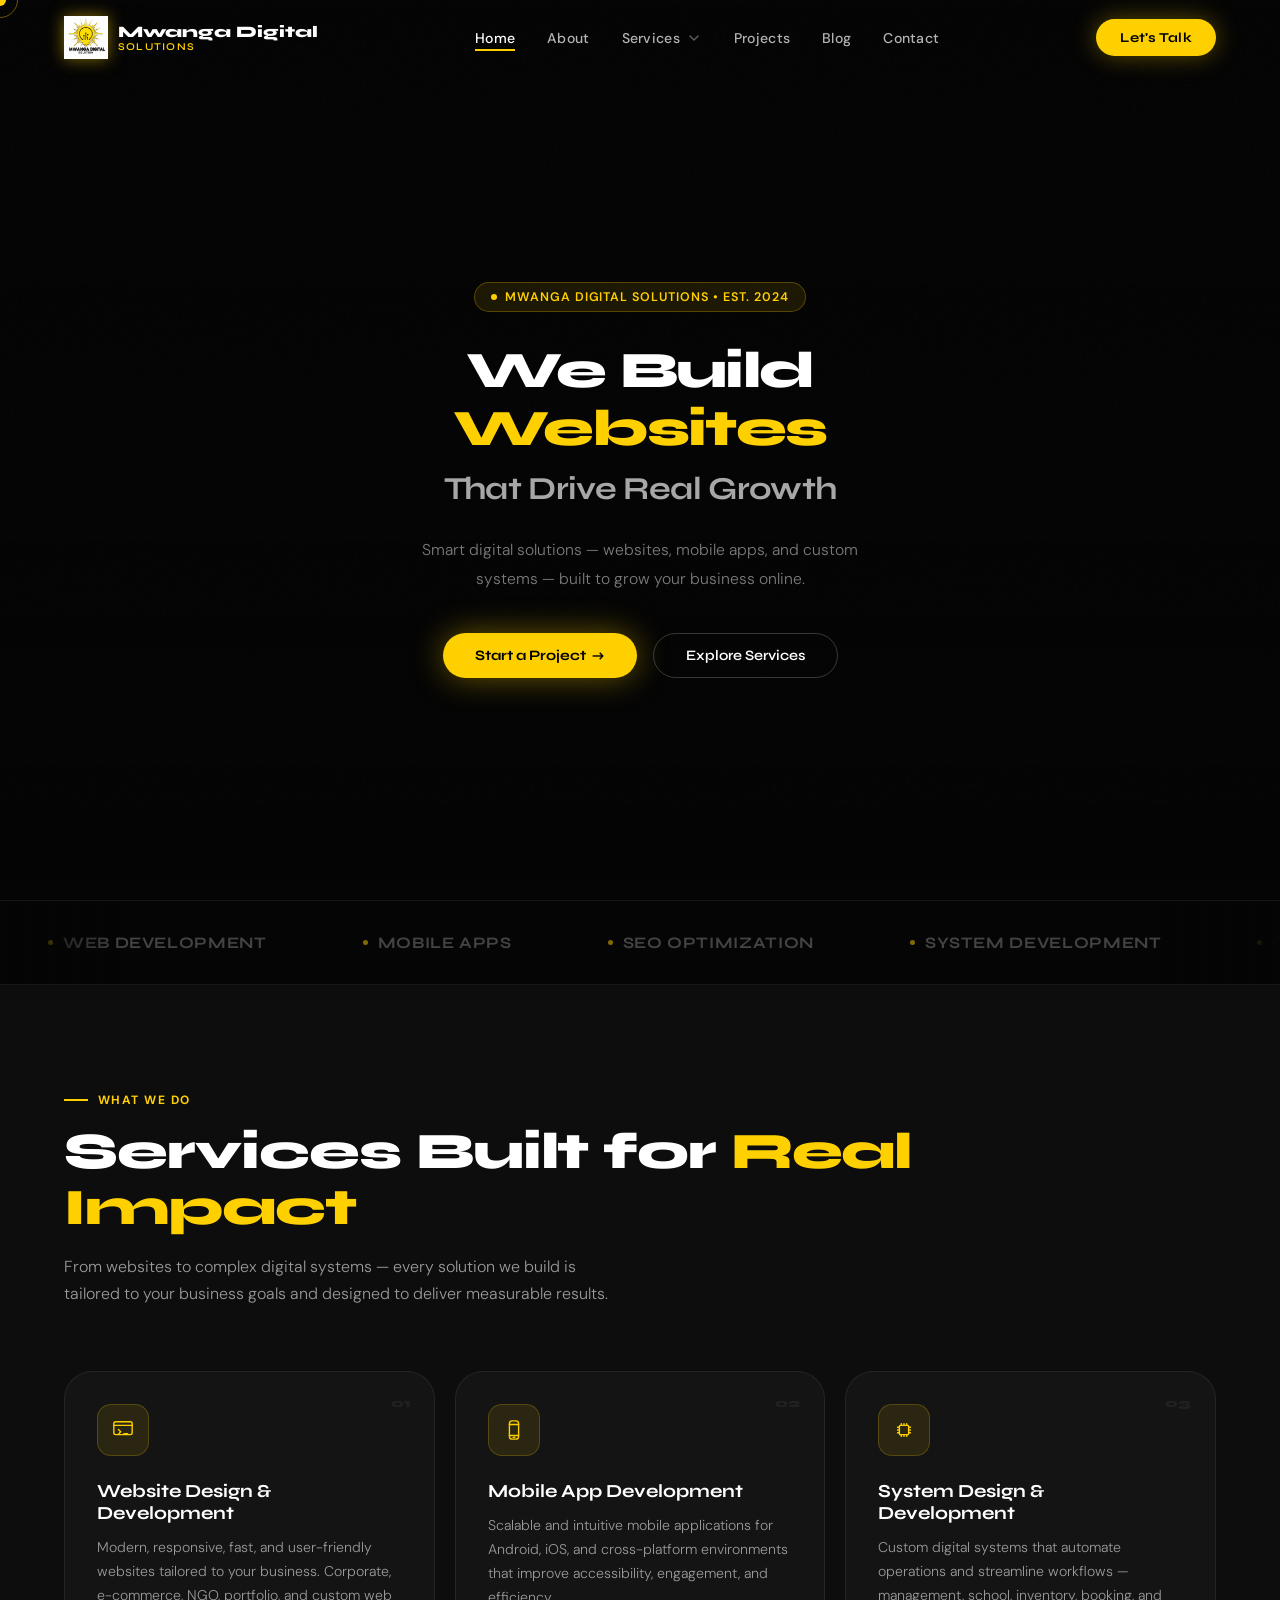
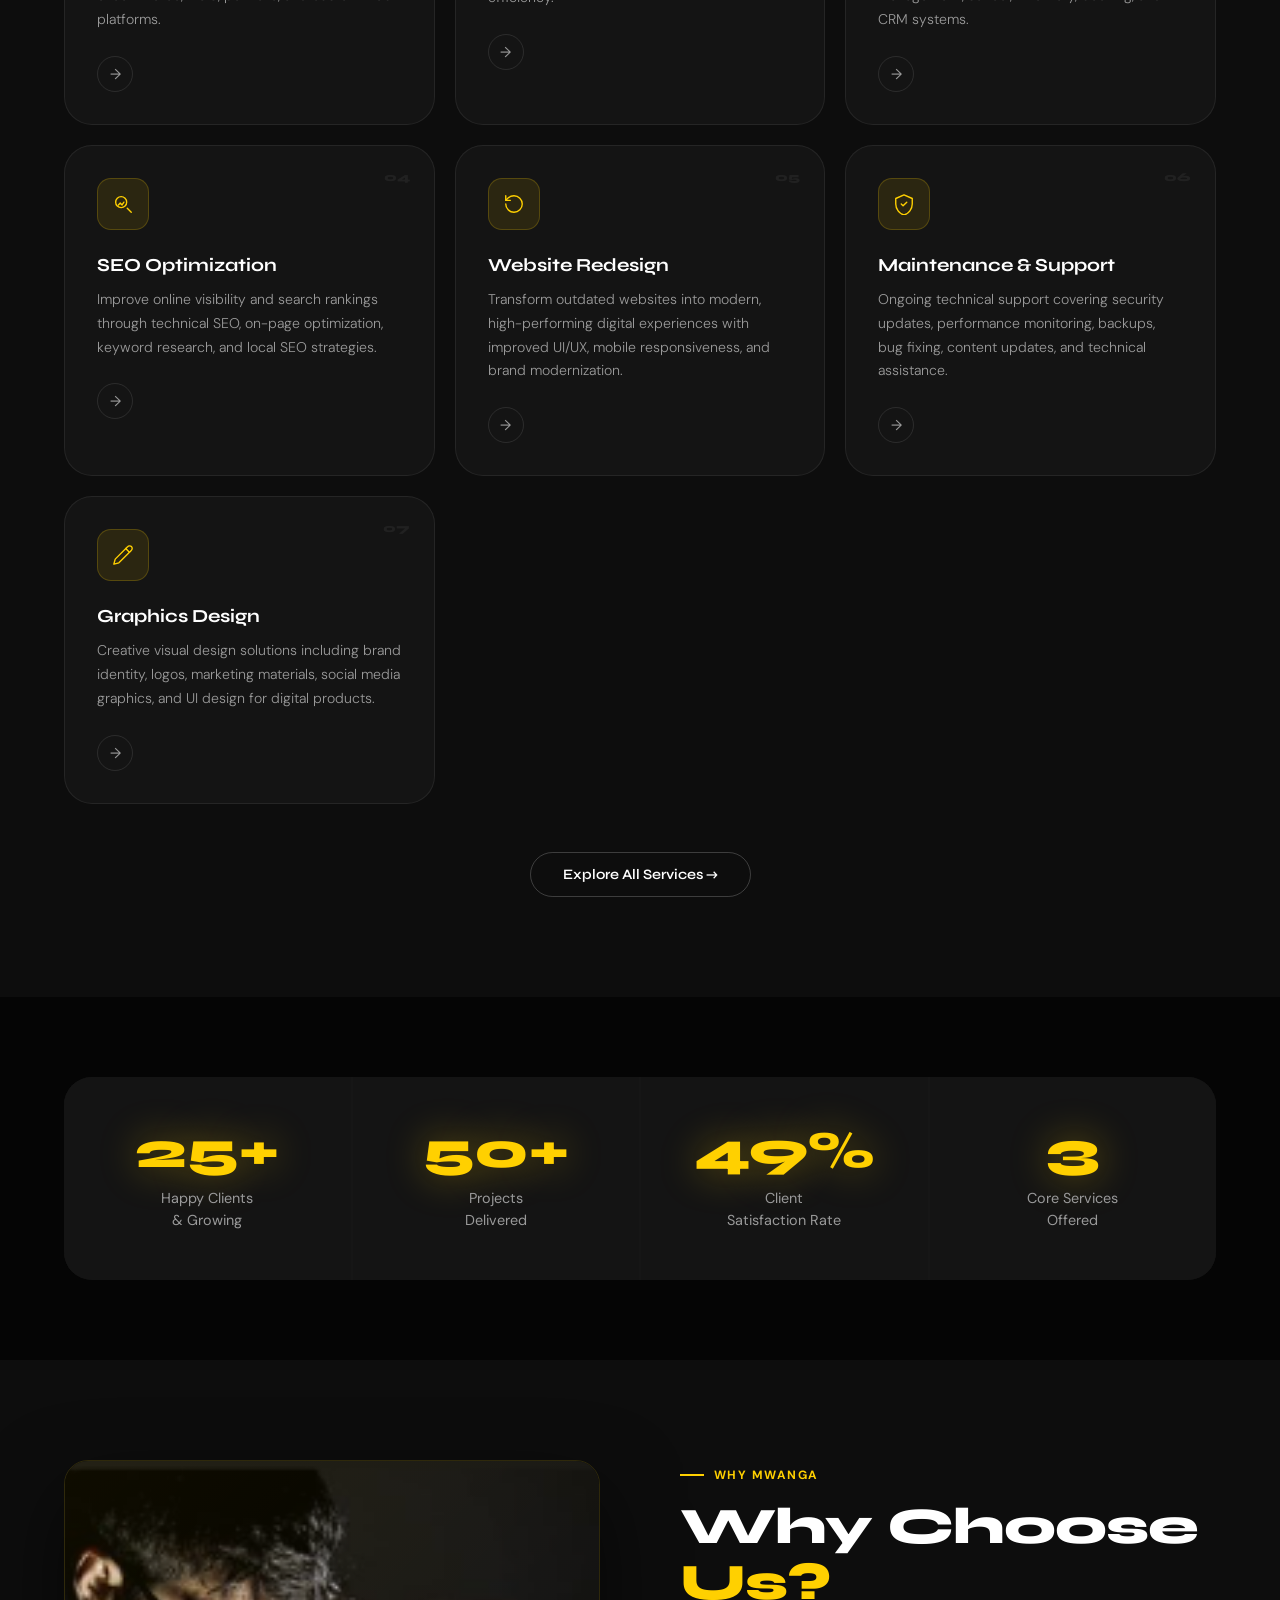
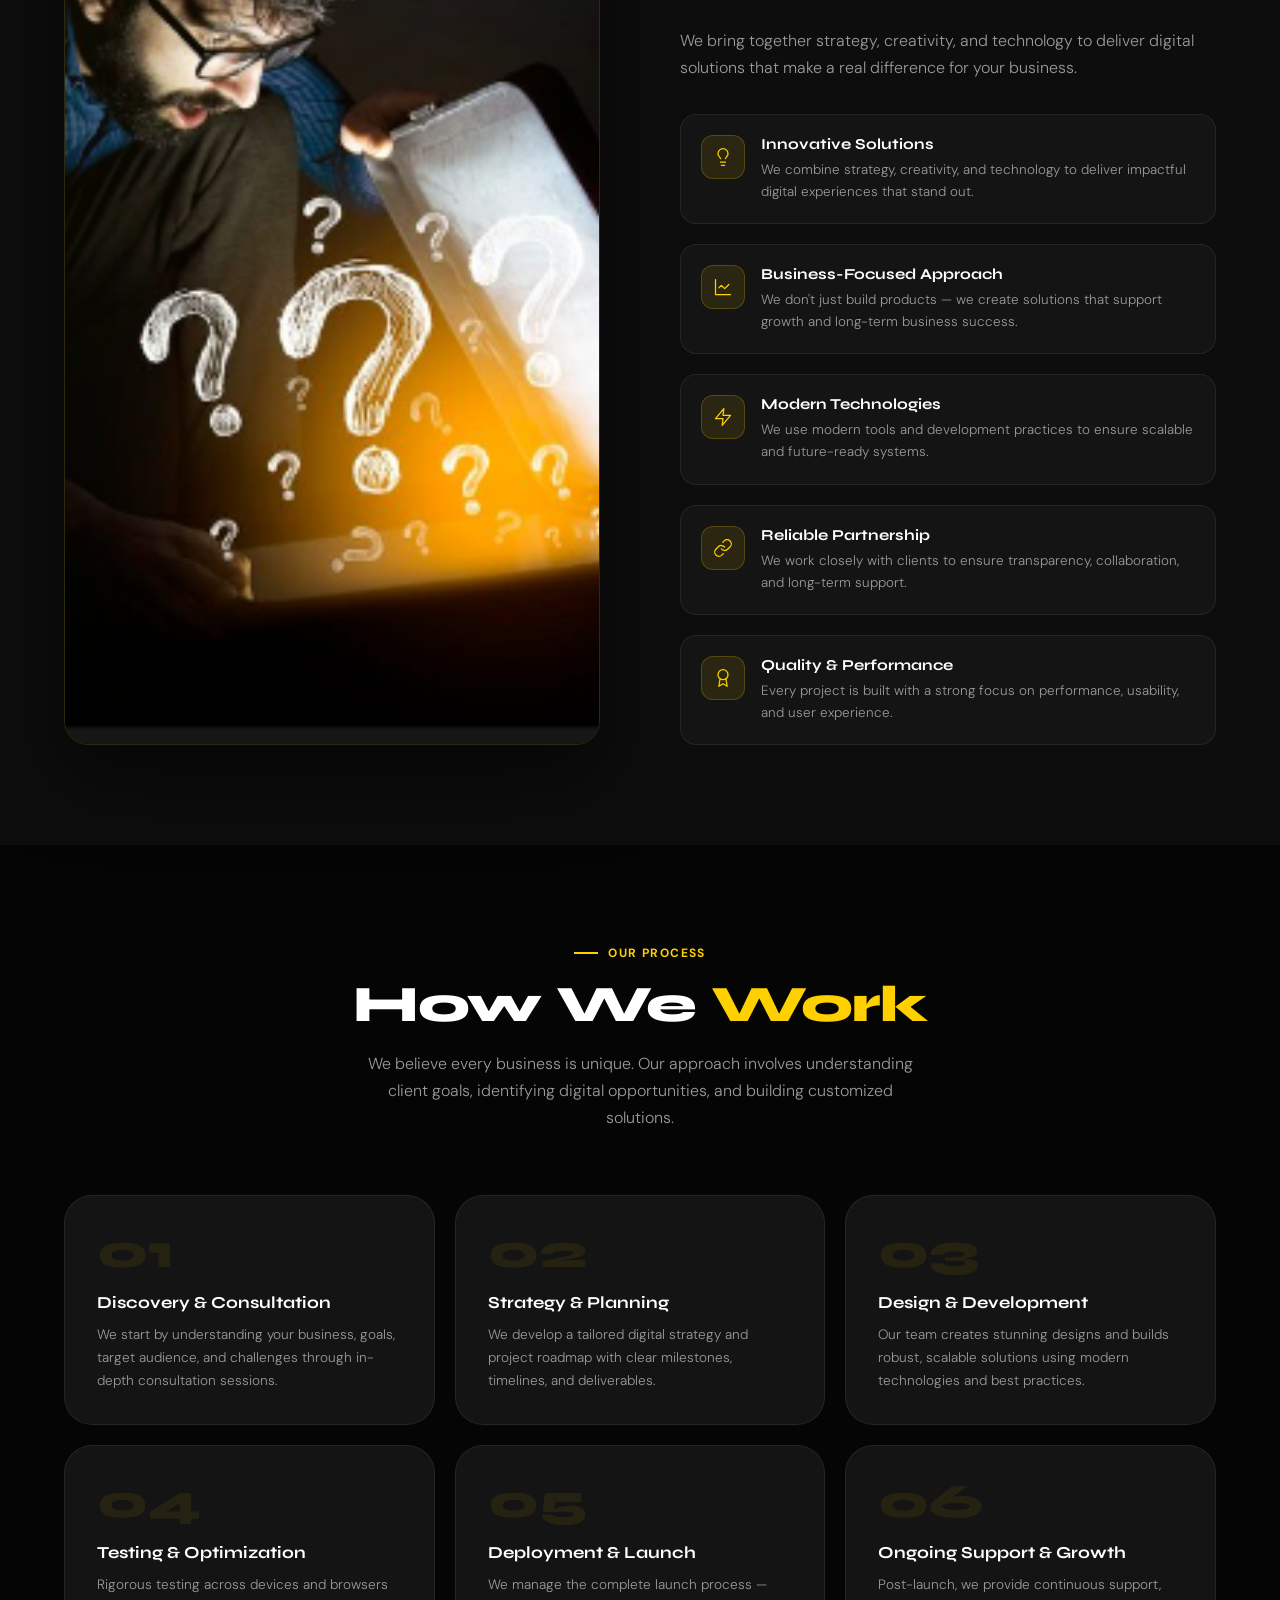
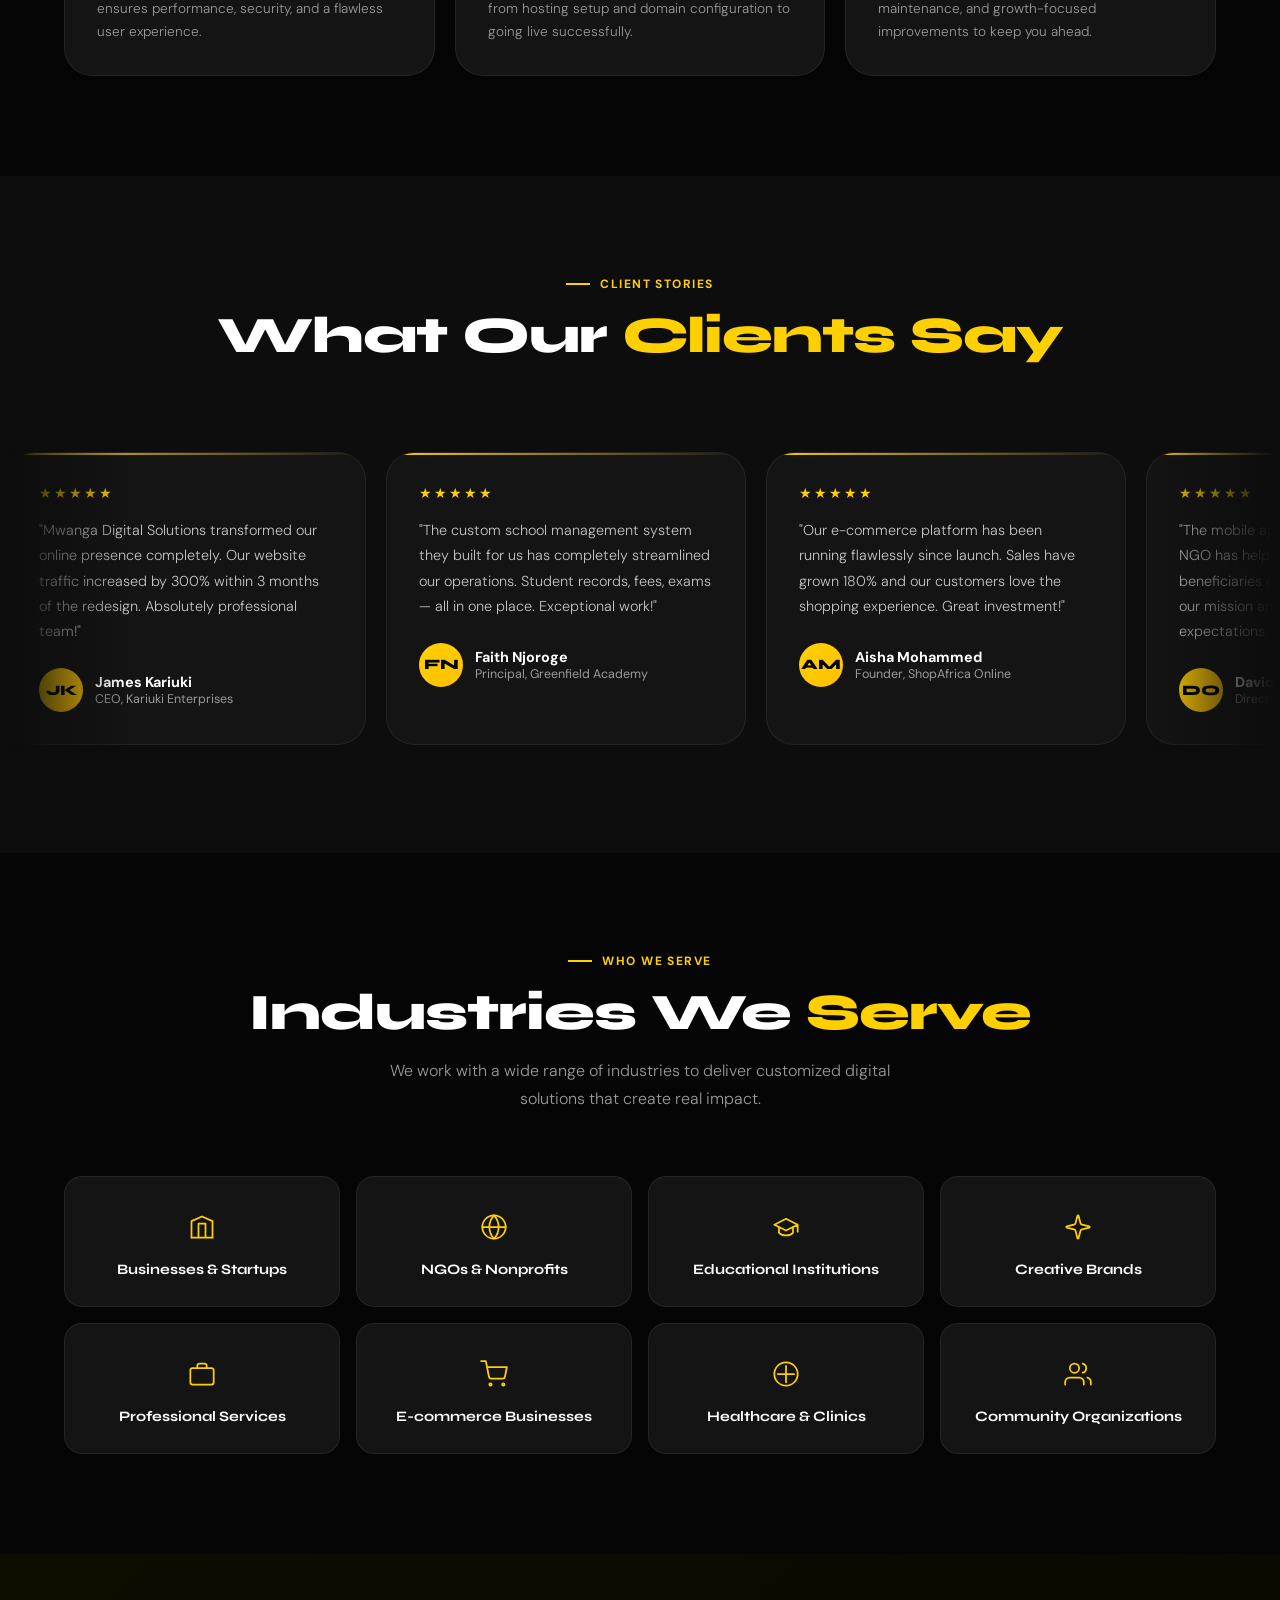
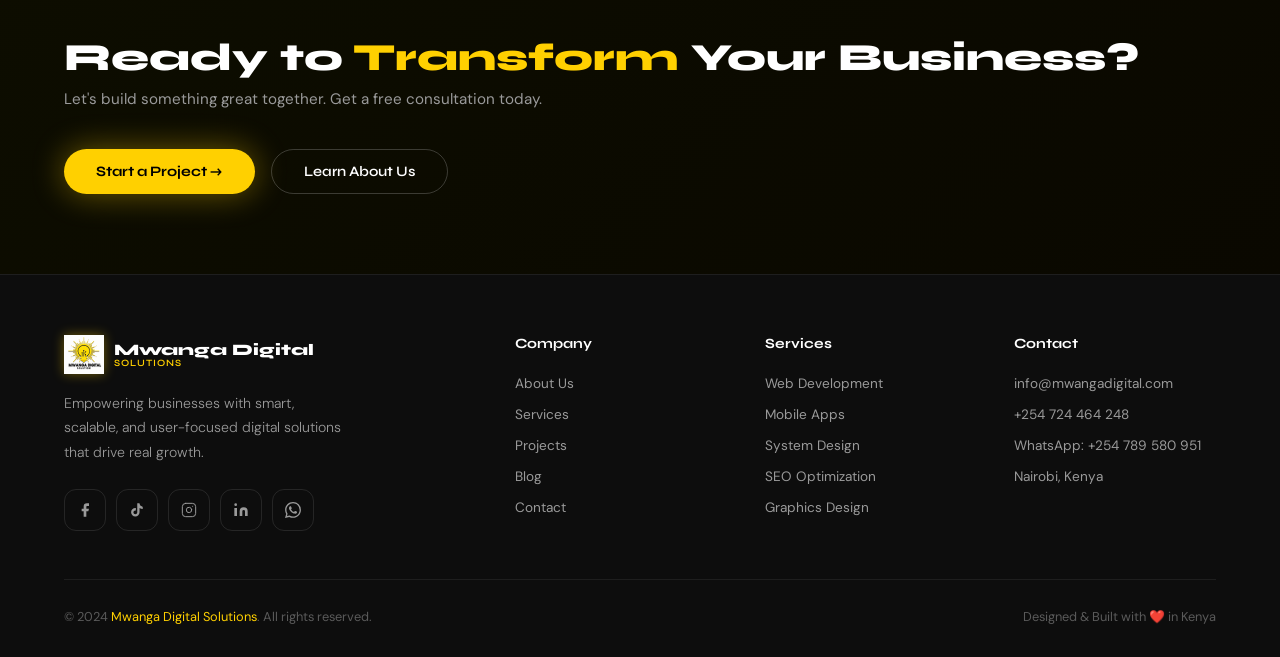
<file: index.html>
<!DOCTYPE html>
<html lang="en">
<head>
<meta charset="UTF-8"/>
<meta name="viewport" content="width=device-width, initial-scale=1.0"/>
<title>Mwanga Digital Solutions | Top Digital Agency in Nairobi, Kenya</title>
<meta name="description" content="Mwanga Digital Solutions is a leading digital agency in Nairobi, Kenya. We design websites, build mobile apps and custom systems that drive real business growth. 50+ happy clients, 100+ projects delivered across Kenya & East Africa."/>
<meta name="keywords" content="digital agency nairobi, web design kenya, mobile app development nairobi, SEO nairobi, website development kenya, custom software kenya, digital marketing kenya, mwanga digital solutions, web developer nairobi, app developer kenya, system development nairobi"/>
<meta name="author" content="Mwanga Digital Solutions"/>
<meta name="robots" content="index, follow, max-snippet:-1, max-image-preview:large, max-video-preview:-1"/>
<meta name="theme-color" content="#FFD000"/>
<link rel="canonical" href="https://mwangadigital.com/"/>
<meta property="og:type" content="website"/>
<meta property="og:site_name" content="Mwanga Digital Solutions"/>
<meta property="og:url" content="https://mwangadigital.com/"/>
<meta property="og:title" content="Mwanga Digital Solutions | Top Digital Agency in Nairobi, Kenya"/>
<meta property="og:description" content="Leading digital agency in Nairobi, Kenya. We build websites, mobile apps & custom digital systems that grow businesses. 50+ clients, 100+ projects delivered."/>
<meta property="og:image" content="https://mwangadigital.com/assets/images/mwanga-logo.png"/>
<meta property="og:image:alt" content="Mwanga Digital Solutions — Digital Agency Nairobi Kenya"/>
<meta property="og:locale" content="en_KE"/>
<meta name="twitter:card" content="summary_large_image"/>
<meta name="twitter:title" content="Mwanga Digital Solutions | Digital Agency Nairobi Kenya"/>
<meta name="twitter:description" content="Top digital agency in Nairobi — websites, mobile apps, custom systems & SEO. 50+ clients, 100+ projects delivered across Kenya & East Africa."/>
<meta name="twitter:image" content="https://mwangadigital.com/assets/images/mwanga-logo.png"/>
<meta name="geo.region" content="KE-NBI"/>
<meta name="geo.placename" content="Nairobi, Kenya"/>
<meta name="geo.position" content="-1.286389;36.817223"/>
<meta name="ICBM" content="-1.286389, 36.817223"/>
<script type="application/ld+json">
{"@context":"https://schema.org","@graph":[{"@type":["Organization","LocalBusiness"],"@id":"https://mwangadigital.com/#organization","name":"Mwanga Digital Solutions","url":"https://mwangadigital.com","logo":{"@type":"ImageObject","url":"https://mwangadigital.com/assets/images/mwanga-logo.png","width":500,"height":500},"image":"https://mwangadigital.com/assets/images/mwanga-logo.png","description":"Mwanga Digital Solutions is a digital agency in Nairobi, Kenya offering web design, mobile app development, custom systems, SEO, graphics design and maintenance.","foundingDate":"2024","founder":{"@type":"Person","name":"Iddris Rashid","jobTitle":"Founder & CEO"},"address":{"@type":"PostalAddress","addressLocality":"Nairobi","addressRegion":"Nairobi County","addressCountry":"KE"},"geo":{"@type":"GeoCoordinates","latitude":"-1.286389","longitude":"36.817223"},"telephone":"+254724464248","email":"info@mwangadigital.com","areaServed":["Kenya","East Africa"],"openingHours":["Mo-Fr 08:00-18:00","Sa 09:00-14:00"],"sameAs":["https://www.facebook.com/share/18ihEX6w1J/","https://www.instagram.com/mwanga_digital_solutions","https://www.linkedin.com/company/microteltechnology/","https://www.tiktok.com/@mwanga_digital_solutions"],"hasOfferCatalog":{"@type":"OfferCatalog","name":"Digital Services","itemListElement":[{"@type":"Offer","itemOffered":{"@type":"Service","name":"Website Design & Development"}},{"@type":"Offer","itemOffered":{"@type":"Service","name":"Mobile App Development"}},{"@type":"Offer","itemOffered":{"@type":"Service","name":"System Design & Development"}},{"@type":"Offer","itemOffered":{"@type":"Service","name":"SEO Optimization"}},{"@type":"Offer","itemOffered":{"@type":"Service","name":"Website Redesign"}},{"@type":"Offer","itemOffered":{"@type":"Service","name":"Maintenance & Support"}},{"@type":"Offer","itemOffered":{"@type":"Service","name":"Graphics Design"}}]}},{"@type":"WebSite","@id":"https://mwangadigital.com/#website","url":"https://mwangadigital.com","name":"Mwanga Digital Solutions","description":"Digital agency in Nairobi, Kenya","publisher":{"@id":"https://mwangadigital.com/#organization"},"inLanguage":"en-KE"},{"@type":"WebPage","@id":"https://mwangadigital.com/#webpage","url":"https://mwangadigital.com","name":"Mwanga Digital Solutions | Top Digital Agency in Nairobi, Kenya","isPartOf":{"@id":"https://mwangadigital.com/#website"},"about":{"@id":"https://mwangadigital.com/#organization"},"description":"Top digital agency in Nairobi, Kenya building websites, mobile apps and custom digital systems.","inLanguage":"en-KE"}]}
</script>
<link rel="preconnect" href="https://fonts.googleapis.com"/>
<link rel="preconnect" href="https://fonts.gstatic.com" crossorigin/>
<link href="https://fonts.googleapis.com/css2?family=Syne:wght@400;600;700;800&family=DM+Sans:ital,wght@0,300;0,400;0,500;0,600;1,300&display=swap" rel="stylesheet"/>
<link rel="icon" type="image/png" href="assets/images/favicon.png"/>
<link rel="shortcut icon" type="image/png" href="assets/images/favicon.png"/>
<link rel="manifest" href="/site.webmanifest"/>
<link rel="stylesheet" href="assets/css/global.css"/>
<style>
/* ===== HOME — HERO ===== */
#hero{min-height:100vh;position:relative;overflow:hidden;display:flex;align-items:center;justify-content:center;text-align:center}
.hero-video-bg{position:absolute;inset:0;z-index:0}
.hero-video-bg video{width:100%;height:100%;object-fit:cover;object-position:center}
.hero-overlay{position:absolute;inset:0;z-index:1;background:linear-gradient(to bottom,rgba(5,5,5,0.2) 0%,rgba(5,5,5,0.52) 50%,rgba(5,5,5,0.92) 100%)}
.hero-inner{position:relative;z-index:2;padding:140px 5% 80px;max-width:860px;margin:0 auto;width:100%}
.hero-badge{display:inline-flex;align-items:center;gap:8px;background:rgba(255,208,0,0.1);border:1px solid rgba(255,208,0,0.25);padding:6px 16px;border-radius:100px;margin-bottom:32px;font-size:0.78rem;font-weight:600;color:var(--gold);letter-spacing:0.08em;text-transform:uppercase}
.hero-badge::before{content:'';width:6px;height:6px;background:var(--gold);border-radius:50%;animation:pulse 2s ease-in-out infinite}
.hero-static{font-family:var(--font-display);font-size:clamp(2rem,4vw,3.6rem);font-weight:800;line-height:1.05;letter-spacing:-0.03em;color:var(--white)}
.hero-slide-wrap{height:clamp(2.4rem,4.8vw,4.2rem);overflow:hidden;display:flex;align-items:center;justify-content:center;margin-bottom:10px}
.hero-slide-word{font-family:var(--font-display);font-size:clamp(2rem,4vw,3.6rem);font-weight:800;letter-spacing:-0.03em;color:var(--gold);display:block;white-space:nowrap;animation:slideWordIn 0.55s cubic-bezier(0.22,1,0.36,1) forwards}
@keyframes slideWordIn{from{opacity:0;transform:translateY(50px)}to{opacity:1;transform:translateY(0)}}
@keyframes slideWordOut{from{opacity:1;transform:translateY(0)}to{opacity:0;transform:translateY(-50px)}}
.hero-slide-word.out{animation:slideWordOut 0.38s ease forwards}
.hero-connector{font-family:var(--font-display);font-size:clamp(1.2rem,2.5vw,2rem);font-weight:700;letter-spacing:-0.02em;color:rgba(255,255,255,0.65);margin-bottom:28px}
.hero-sub{font-size:0.98rem;color:rgba(255,255,255,0.48);line-height:1.8;max-width:500px;margin:0 auto 40px;font-weight:300}
.hero-btns{display:flex;gap:16px;flex-wrap:wrap;justify-content:center}

/* ===== BRANDS MARQUEE ===== */
#brands{padding:32px 0;border-top:1px solid var(--border);border-bottom:1px solid var(--border);overflow:hidden;position:relative;z-index:2}
#brands::before,#brands::after{content:'';position:absolute;top:0;bottom:0;width:120px;z-index:3;pointer-events:none}
#brands::before{left:0;background:linear-gradient(90deg,var(--bg),transparent)}
#brands::after{right:0;background:linear-gradient(270deg,var(--bg),transparent)}
.marquee-track{display:flex;gap:0;animation:marquee 28s linear infinite;width:max-content}
.marquee-track:hover{animation-play-state:paused}
.marquee-item{display:flex;align-items:center;gap:10px;padding:0 48px;font-family:var(--font-display);font-weight:700;font-size:1rem;color:rgba(255,255,255,0.25);letter-spacing:0.04em;text-transform:uppercase;transition:color 0.3s;cursor:default;white-space:nowrap}
.marquee-item:hover{color:rgba(255,255,255,0.6)}
.marquee-dot{width:5px;height:5px;border-radius:50%;background:var(--gold);opacity:0.5;flex-shrink:0}

/* ===== SERVICES ===== */
#services{background:var(--bg2)}
.services-grid{display:grid;grid-template-columns:repeat(auto-fit,minmax(280px,1fr));gap:20px}
.service-card{background:var(--card);border:1px solid var(--border);border-radius:var(--radius2);padding:32px;position:relative;overflow:hidden;cursor:pointer;transition:transform 0.4s,border-color 0.4s,box-shadow 0.4s}
.service-card::before{content:'';position:absolute;inset:0;background:radial-gradient(circle at 50% 0%,rgba(255,208,0,0.08) 0%,transparent 60%);opacity:0;transition:opacity 0.4s}
.service-card:hover{transform:translateY(-6px);border-color:rgba(255,208,0,0.25);box-shadow:0 24px 60px rgba(0,0,0,0.5),0 0 40px rgba(255,208,0,0.06)}
.service-card:hover::before{opacity:1}
.service-icon{width:52px;height:52px;border-radius:14px;background:rgba(255,208,0,0.1);border:1px solid rgba(255,208,0,0.2);display:flex;align-items:center;justify-content:center;margin-bottom:24px;transition:transform 0.3s,background 0.3s}
.service-icon svg{width:22px;height:22px;color:var(--gold)}
.service-card:hover .service-icon{transform:scale(1.1);background:rgba(255,208,0,0.18)}
.service-card h3{font-family:var(--font-display);font-size:1.15rem;font-weight:700;margin-bottom:12px}
.service-card p{color:var(--grey);font-size:0.88rem;line-height:1.7;font-weight:300}
.service-arrow{width:36px;height:36px;border-radius:50%;border:1px solid rgba(255,255,255,0.1);display:flex;align-items:center;justify-content:center;margin-top:24px;color:var(--grey);font-size:0.9rem;transition:all 0.3s}
.service-card:hover .service-arrow{background:var(--gold);border-color:var(--gold);color:#000;transform:rotate(45deg)}
.service-num{position:absolute;top:24px;right:24px;font-family:var(--font-display);font-size:0.75rem;font-weight:800;color:rgba(255,255,255,0.06)}

/* ===== STATS ===== */
#stats{padding:80px 5%}
.stats-grid{display:grid;grid-template-columns:repeat(4,1fr);gap:2px;background:var(--border);border-radius:var(--radius2);overflow:hidden}
.stat-card{background:var(--card);padding:48px 32px;text-align:center;position:relative;overflow:hidden;transition:background 0.3s}
.stat-card:hover{background:var(--bg3)}
.stat-card::before{content:'';position:absolute;bottom:0;left:50%;transform:translateX(-50%);width:80%;height:2px;background:linear-gradient(90deg,transparent,var(--gold),transparent);opacity:0;transition:opacity 0.4s}
.stat-card:hover::before{opacity:1}
.stat-num{font-family:var(--font-display);font-size:clamp(2.5rem,4vw,3.5rem);font-weight:800;color:var(--gold);display:block;line-height:1;margin-bottom:12px;text-shadow:0 0 40px rgba(255,208,0,0.4)}
.stat-label{font-size:0.9rem;color:var(--grey);font-weight:400;line-height:1.5}

/* ===== WHY CHOOSE US ===== */
#why{background:var(--bg2)}
.why-inner{display:grid;grid-template-columns:1fr 1fr;gap:80px;align-items:stretch}
.why-visual{position:relative;display:flex;flex-direction:column;min-height:480px}
.why-photo-card{border-radius:24px;overflow:hidden;position:relative;flex:1;box-shadow:0 32px 80px rgba(0,0,0,0.55);border:1px solid rgba(255,208,0,0.14)}
.why-photo-card img{width:100%;height:100%;object-fit:cover;object-position:center;display:block}
.why-photo-card::after{content:'';position:absolute;inset:0;background:linear-gradient(135deg,rgba(255,208,0,0.06),transparent 60%);pointer-events:none}
.why-grid{display:flex;flex-direction:column;gap:20px;margin-top:32px}
.why-item{display:flex;gap:16px;align-items:flex-start;padding:20px;background:var(--card);border:1px solid var(--border);border-radius:16px;transition:border-color 0.3s,transform 0.3s}
.why-item:hover{border-color:rgba(255,208,0,0.2);transform:translateX(6px)}
.why-icon{width:44px;height:44px;border-radius:12px;background:rgba(255,208,0,0.1);border:1px solid rgba(255,208,0,0.2);display:flex;align-items:center;justify-content:center;flex-shrink:0}
.why-icon svg{width:20px;height:20px;color:var(--gold)}
.why-text h4{font-family:var(--font-display);font-weight:700;font-size:0.95rem;margin-bottom:6px}
.why-text p{color:var(--grey);font-size:0.84rem;line-height:1.65;font-weight:300}

/* ===== SERVICES PREVIEW (homepage teaser) ===== */
#our-approach{padding:100px 5%}
.approach-grid{display:grid;grid-template-columns:repeat(3,1fr);gap:20px;margin-top:48px}
.approach-step{background:var(--card);border:1px solid var(--border);border-radius:var(--radius2);padding:32px;position:relative;overflow:hidden;transition:transform 0.3s,border-color 0.3s}
.approach-step:hover{transform:translateY(-4px);border-color:rgba(255,208,0,0.2)}
.step-num{font-family:var(--font-display);font-size:3rem;font-weight:800;color:rgba(255,208,0,0.08);line-height:1;margin-bottom:16px}
.approach-step h3{font-family:var(--font-display);font-weight:700;font-size:1.05rem;margin-bottom:10px}
.approach-step p{color:var(--grey);font-size:0.85rem;line-height:1.7;font-weight:300}

/* ===== TESTIMONIALS ===== */
#testimonials{background:var(--bg2);overflow:hidden}
.testimonials-track-wrap{overflow:hidden;position:relative;margin:0 -5%}
.testimonials-track-wrap::before,.testimonials-track-wrap::after{content:'';position:absolute;top:0;bottom:0;width:120px;z-index:2;pointer-events:none}
.testimonials-track-wrap::before{left:0;background:linear-gradient(90deg,var(--bg2),transparent)}
.testimonials-track-wrap::after{right:0;background:linear-gradient(270deg,var(--bg2),transparent)}
.testimonials-track{display:flex;gap:20px;animation:marquee 35s linear infinite;width:max-content;padding:8px 0}
.testimonials-track:hover{animation-play-state:paused}
.testimonial-card{background:var(--card);border:1px solid var(--border);border-radius:var(--radius2);padding:32px;width:360px;flex-shrink:0;position:relative;overflow:hidden}
.testimonial-card::before{content:'';position:absolute;top:0;left:0;right:0;height:2px;background:linear-gradient(90deg,var(--gold),transparent)}
.t-stars{color:var(--gold);font-size:0.85rem;margin-bottom:16px;letter-spacing:2px}
.t-text{color:rgba(255,255,255,0.75);font-size:0.9rem;line-height:1.75;margin-bottom:24px;font-weight:300}
.t-author{display:flex;align-items:center;gap:12px}
.t-avatar{width:44px;height:44px;border-radius:50%;background:linear-gradient(135deg,var(--gold),var(--gold2));display:flex;align-items:center;justify-content:center;font-family:var(--font-display);font-weight:800;font-size:0.9rem;color:#000;flex-shrink:0}
.t-name{font-weight:700;font-size:0.9rem}
.t-role{font-size:0.78rem;color:var(--grey)}

/* ===== INDUSTRIES ===== */
#industries{padding:100px 5%}
.industries-grid{display:grid;grid-template-columns:repeat(4,1fr);gap:16px}
.industry-card{background:var(--card);border:1px solid var(--border);border-radius:var(--radius);padding:28px 20px;text-align:center;transition:all 0.3s;cursor:default}
.industry-card:hover{border-color:rgba(255,208,0,0.25);transform:translateY(-4px);background:rgba(255,208,0,0.03)}
.industry-icon{width:44px;height:44px;margin:0 auto 12px;display:flex;align-items:center;justify-content:center}
.industry-icon svg{width:28px;height:28px;color:var(--gold)}
.industry-card h4{font-family:var(--font-display);font-weight:700;font-size:0.9rem}

/* ===== CTA STRIP ===== */
#cta-strip{padding:80px 5%;background:linear-gradient(135deg,#0d0d00,#0a0800)}
.cta-strip-inner{max-width:1400px;margin:0 auto;display:flex;align-items:center;justify-content:space-between;gap:40px;flex-wrap:wrap}
.cta-strip-text h2{font-family:var(--font-display);font-size:clamp(1.8rem,3vw,2.8rem);font-weight:800;margin-bottom:8px}
.cta-strip-text h2 span{color:var(--gold)}
.cta-strip-text p{color:var(--grey);font-size:0.95rem}
.cta-strip-btns{display:flex;gap:16px;flex-wrap:wrap;flex-shrink:0}

/* ===== RESPONSIVE — HOME ===== */
@media(max-width:1024px){
  .why-inner{grid-template-columns:1fr;gap:40px}
  .approach-grid{grid-template-columns:1fr 1fr}
  .industries-grid{grid-template-columns:repeat(2,1fr)}
}
@media(max-width:700px){
  .stats-grid{grid-template-columns:repeat(2,1fr)}
  .approach-grid{grid-template-columns:1fr}
  .industries-grid{grid-template-columns:repeat(2,1fr)}
  .cta-strip-inner{flex-direction:column;text-align:center}
  .hero-btns{flex-direction:column;align-items:center}
  .hero-btns a{width:100%;max-width:280px;justify-content:center}
  .cta-strip-btns{justify-content:center;width:100%}
}
@media(max-width:600px){
  /* Scale hero text with vw so long words never overflow the slide container */
  .hero-static,.hero-slide-word{font-size:clamp(1.3rem,6vw,2.4rem)}
  .hero-slide-wrap{height:clamp(1.6rem,7.5vw,3rem)}
  .hero-connector{font-size:clamp(0.95rem,3.2vw,1.5rem)}
  .hero-badge{font-size:0.68rem;padding:5px 12px}
  .hero-sub{font-size:0.9rem}
}
@media(max-width:480px){
  .hero-inner{padding:100px 5% 56px}
  .stats-grid{grid-template-columns:1fr 1fr}
  .marquee-item{padding:0 24px;font-size:0.85rem}
  .testimonial-card{width:300px}
  .service-card{padding:24px}
  .stat-card{padding:32px 16px}
  .stat-num{font-size:clamp(2rem,8vw,2.8rem)}
  .industry-card{padding:22px 14px}
  .why-item{padding:16px}
  .approach-step{padding:24px}
}
</style>
</head>
<body>

<!-- CURSOR -->
<div id="cursor"></div>
<div id="cursor-trail"></div>

<!-- NAVBAR -->
<nav id="navbar">
  <a href="index.html" class="nav-logo">
    <img src="assets/images/mwanga-logo.png" alt="Mwanga Digital Solutions Logo"/>
    <div class="nav-logo-text">Mwanga Digital<span>Solutions</span></div>
  </a>
  <ul class="nav-links">
    <li><a href="index.html">Home</a></li>
    <li><a href="about.html">About</a></li>
    <li class="has-dropdown">
      <a href="services.html">Services <span class="drop-arrow"><svg viewBox="0 0 10 6" fill="none" stroke="currentColor" stroke-width="1.5" stroke-linecap="round" stroke-linejoin="round"><path d="M1 1l4 4 4-4"/></svg></span></a>
      <div class="nav-dropdown">
        <div class="nd-split">
          <div class="nd-left">
            <a href="services.html#web-design" class="nd-item"><span class="nd-icon"><svg viewBox="0 0 24 24" fill="none" stroke="currentColor" stroke-width="1.5" stroke-linecap="round" stroke-linejoin="round"><rect x="2" y="3" width="20" height="14" rx="2"/><path d="M2 7h20M7 11.5l2.5 2.5-2.5 2.5M13 16h4"/></svg></span><span><span class="nd-title">Website Design & Development</span><span class="nd-sub">Corporate, e-commerce & custom sites</span></span></a>
            <a href="services.html#mobile-apps" class="nd-item"><span class="nd-icon"><svg viewBox="0 0 24 24" fill="none" stroke="currentColor" stroke-width="1.5" stroke-linecap="round" stroke-linejoin="round"><rect x="7" y="2" width="10" height="20" rx="3"/><path d="M7 6h10M7 18h10M11 20h2"/></svg></span><span><span class="nd-title">Mobile App Development</span><span class="nd-sub">Android, iOS & cross-platform apps</span></span></a>
            <a href="services.html#systems" class="nd-item"><span class="nd-icon"><svg viewBox="0 0 24 24" fill="none" stroke="currentColor" stroke-width="1.5" stroke-linecap="round" stroke-linejoin="round"><rect x="7" y="7" width="10" height="10" rx="1"/><path d="M9 7V5M12 7V5M15 7V5M9 19v-2M12 19v-2M15 19v-2M5 9H7M5 12H7M5 15H7M17 9h2M17 12h2M17 15h2"/></svg></span><span><span class="nd-title">System Design & Development</span><span class="nd-sub">CRM, school, inventory & custom systems</span></span></a>
            <a href="services.html#seo" class="nd-item"><span class="nd-icon"><svg viewBox="0 0 24 24" fill="none" stroke="currentColor" stroke-width="1.5" stroke-linecap="round" stroke-linejoin="round"><circle cx="10" cy="10" r="6"/><path d="m21 21-4.35-4.35M7 13l2-2 2 2 2-3"/></svg></span><span><span class="nd-title">SEO Optimization</span><span class="nd-sub">Rankings, visibility & local SEO</span></span></a>
            <a href="services.html#redesign" class="nd-item"><span class="nd-icon"><svg viewBox="0 0 24 24" fill="none" stroke="currentColor" stroke-width="1.5" stroke-linecap="round" stroke-linejoin="round"><path d="M3 12a9 9 0 1 0 9-9 9.75 9.75 0 0 0-6.74 2.74L3 8"/><path d="M3 3v5h5"/></svg></span><span><span class="nd-title">Website Redesign</span><span class="nd-sub">Modern UI/UX & performance upgrades</span></span></a>
            <a href="services.html#maintenance" class="nd-item"><span class="nd-icon"><svg viewBox="0 0 24 24" fill="none" stroke="currentColor" stroke-width="1.5" stroke-linecap="round" stroke-linejoin="round"><path d="M12 2 3 6v6c0 5.25 3.8 10.74 9 12 5.2-1.26 9-6.75 9-12V6Z"/><path d="m9 12 2 2 4-4"/></svg></span><span><span class="nd-title">Maintenance & Support</span><span class="nd-sub">Security, updates & ongoing care</span></span></a>
            <a href="services.html#graphics" class="nd-item"><span class="nd-icon"><svg viewBox="0 0 24 24" fill="none" stroke="currentColor" stroke-width="1.5" stroke-linecap="round" stroke-linejoin="round"><path d="M17 3a2.85 2.83 0 1 1 4 4L7.5 20.5 2 22l1.5-5.5Z"/><path d="m15 5 4 4"/></svg></span><span><span class="nd-title">Graphics Design</span><span class="nd-sub">Branding, logos & visual identity</span></span></a>
          </div>
          <div class="nd-right">
            <div class="nd-r-eyebrow">Our Expertise</div>
            <div class="nd-r-heading">Digital<br/>Solutions<br/>That <span>Deliver</span></div>
            <p class="nd-r-sub">7 specialist services. One focused team. Zero compromise.</p>
            <div class="nd-r-divider"></div>
            <div class="nd-r-stats">
              <div class="nd-r-stat"><span class="nd-r-stat-n">50+</span><span class="nd-r-stat-l">Projects delivered</span></div>
              <div class="nd-r-stat"><span class="nd-r-stat-n">98%</span><span class="nd-r-stat-l">Client satisfaction</span></div>
              <div class="nd-r-stat"><span class="nd-r-stat-n">5yr</span><span class="nd-r-stat-l">Industry experience</span></div>
            </div>
            <a href="services.html" class="nd-r-cta">View All Services →</a>
          </div>
        </div>
      </div>
    </li>
    <li><a href="projects.html">Projects</a></li>
    <li><a href="blog.html">Blog</a></li>
    <li><a href="contact.html">Contact</a></li>
  </ul>
  <a href="contact.html" class="nav-cta">Let's Talk</a>
  <div class="nav-hamburger" onclick="toggleMobileMenu()">
    <span></span><span></span><span></span>
  </div>
</nav>

<!-- MOBILE MENU OVERLAY -->
<div id="mob-overlay" onclick="closeMobileMenu()"></div>
<!-- MOBILE MENU -->
<div id="mobile-menu">
  <div class="mob-head">
    <a href="index.html" class="mob-logo-wrap" onclick="closeMobileMenu()">
      <img src="assets/images/mwanga-logo.png" alt="Mwanga Digital Solutions"/>
      <div class="mob-logo-name">Mwanga Digital<span class="mob-logo-sub">Solutions</span></div>
    </a>
    <button class="mob-x-btn" onclick="closeMobileMenu()" aria-label="Close menu">
      <svg viewBox="0 0 24 24" fill="none" stroke="currentColor" stroke-width="2" stroke-linecap="round" stroke-linejoin="round"><path d="M18 6 6 18M6 6l12 12"/></svg>
    </button>
  </div>
  <nav class="mob-nav">
    <a href="index.html" class="mob-link active" onclick="closeMobileMenu()">Home<svg class="mob-chevron" viewBox="0 0 24 24" fill="none" stroke="currentColor" stroke-width="2" stroke-linecap="round" stroke-linejoin="round"><path d="m9 18 6-6-6-6"/></svg></a>
    <a href="about.html" class="mob-link" onclick="closeMobileMenu()">About<svg class="mob-chevron" viewBox="0 0 24 24" fill="none" stroke="currentColor" stroke-width="2" stroke-linecap="round" stroke-linejoin="round"><path d="m9 18 6-6-6-6"/></svg></a>
    <button class="mob-link mob-svc-toggle" onclick="toggleServicesMenu()">Services<svg class="mob-chevron mob-svc-chevron" viewBox="0 0 24 24" fill="none" stroke="currentColor" stroke-width="2" stroke-linecap="round" stroke-linejoin="round"><path d="m9 18 6-6-6-6"/></svg></button>
    <div class="mob-svc-panel">
      <a href="services.html#web-design" class="mob-svc-item" onclick="closeMobileMenu()"><span class="mob-svc-dot"></span>Web Design & Development</a>
      <a href="services.html#mobile-apps" class="mob-svc-item" onclick="closeMobileMenu()"><span class="mob-svc-dot"></span>Mobile App Development</a>
      <a href="services.html#systems" class="mob-svc-item" onclick="closeMobileMenu()"><span class="mob-svc-dot"></span>System Development</a>
      <a href="services.html#seo" class="mob-svc-item" onclick="closeMobileMenu()"><span class="mob-svc-dot"></span>SEO Optimization</a>
      <a href="services.html#redesign" class="mob-svc-item" onclick="closeMobileMenu()"><span class="mob-svc-dot"></span>Website Redesign</a>
      <a href="services.html#maintenance" class="mob-svc-item" onclick="closeMobileMenu()"><span class="mob-svc-dot"></span>Maintenance & Support</a>
      <a href="services.html#graphics" class="mob-svc-item" onclick="closeMobileMenu()"><span class="mob-svc-dot"></span>Graphics Design</a>
    </div>
    <div class="mob-divider"></div>
    <a href="projects.html" class="mob-link" onclick="closeMobileMenu()">Projects<svg class="mob-chevron" viewBox="0 0 24 24" fill="none" stroke="currentColor" stroke-width="2" stroke-linecap="round" stroke-linejoin="round"><path d="m9 18 6-6-6-6"/></svg></a>
    <a href="blog.html" class="mob-link" onclick="closeMobileMenu()">Blog<svg class="mob-chevron" viewBox="0 0 24 24" fill="none" stroke="currentColor" stroke-width="2" stroke-linecap="round" stroke-linejoin="round"><path d="m9 18 6-6-6-6"/></svg></a>
    <a href="contact.html" class="mob-link" onclick="closeMobileMenu()">Contact<svg class="mob-chevron" viewBox="0 0 24 24" fill="none" stroke="currentColor" stroke-width="2" stroke-linecap="round" stroke-linejoin="round"><path d="m9 18 6-6-6-6"/></svg></a>
  </nav>
  <div class="mob-foot">
    <a href="contact.html" class="mob-cta" onclick="closeMobileMenu()">Let's Talk →</a>
    <div class="mob-contacts">
      <a href="tel:+254724464248" class="mob-contact-link"><svg viewBox="0 0 24 24" fill="none" stroke="currentColor" stroke-width="1.5" stroke-linecap="round" stroke-linejoin="round"><path d="M22 16.92v3a2 2 0 0 1-2.18 2 19.79 19.79 0 0 1-8.63-3.07A19.5 19.5 0 0 1 4.09 10a19.79 19.79 0 0 1-3.07-8.67A2 2 0 0 1 2.98 2h3a2 2 0 0 1 2 1.72 12.84 12.84 0 0 0 .7 2.81 2 2 0 0 1-.45 2.11L7 8a16 16 0 0 0 9 9l1.36-1.22a2 2 0 0 1 2.11-.45 12.84 12.84 0 0 0 2.81.7A2 2 0 0 1 22 16.92z"/></svg>+254 724 464248</a>
      <a href="mailto:info@mwangadigital.com" class="mob-contact-link"><svg viewBox="0 0 24 24" fill="none" stroke="currentColor" stroke-width="1.5" stroke-linecap="round" stroke-linejoin="round"><rect x="2" y="4" width="20" height="16" rx="2"/><path d="m22 7-8.97 5.7a1.94 1.94 0 0 1-2.06 0L2 7"/></svg>info@mwangadigital.com</a>
    </div>
  </div>
</div>

<!-- ===== HERO ===== -->
<section id="hero">
  <div class="hero-video-bg">
    <video autoplay muted loop playsinline>
      <source src="assets/Hero-video.mp4" type="video/mp4"/>
    </video>
  </div>
  <div class="hero-overlay"></div>
  <div class="hero-inner">
    <div class="hero-badge">Mwanga Digital Solutions &bull; Est. 2024</div>
    <div class="hero-static">We Build</div>
    <div class="hero-slide-wrap">
      <span class="hero-slide-word" id="hero-word">Websites</span>
    </div>
    <div class="hero-connector">That Drive Real Growth</div>
    <p class="hero-sub">Smart digital solutions — websites, mobile apps, and custom systems — built to grow your business online.</p>
    <div class="hero-btns">
      <a href="contact.html" class="btn-primary">Start a Project &nbsp;→</a>
      <a href="services.html" class="btn-secondary">Explore Services</a>
    </div>
  </div>
</section>

<!-- BRANDS MARQUEE -->
<div id="brands">
  <div class="marquee-track">
    <div class="marquee-item"><span class="marquee-dot"></span>Web Development</div>
    <div class="marquee-item"><span class="marquee-dot"></span>Mobile Apps</div>
    <div class="marquee-item"><span class="marquee-dot"></span>SEO Optimization</div>
    <div class="marquee-item"><span class="marquee-dot"></span>System Development</div>
    <div class="marquee-item"><span class="marquee-dot"></span>Graphics Design</div>
    <div class="marquee-item"><span class="marquee-dot"></span>Website Redesign</div>
    <div class="marquee-item"><span class="marquee-dot"></span>Maintenance & Support</div>
    <div class="marquee-item"><span class="marquee-dot"></span>Digital Strategy</div>
    <!-- duplicate for seamless loop -->
    <div class="marquee-item"><span class="marquee-dot"></span>Web Development</div>
    <div class="marquee-item"><span class="marquee-dot"></span>Mobile Apps</div>
    <div class="marquee-item"><span class="marquee-dot"></span>SEO Optimization</div>
    <div class="marquee-item"><span class="marquee-dot"></span>System Development</div>
    <div class="marquee-item"><span class="marquee-dot"></span>Graphics Design</div>
    <div class="marquee-item"><span class="marquee-dot"></span>Website Redesign</div>
    <div class="marquee-item"><span class="marquee-dot"></span>Maintenance & Support</div>
    <div class="marquee-item"><span class="marquee-dot"></span>Digital Strategy</div>
  </div>
</div>

<!-- ===== SERVICES ===== -->
<section id="services">
  <div class="max-w">
    <div class="section-header fade-up">
      <div class="section-label">What We Do</div>
      <h2 class="section-h2">Services Built for <span style="color:var(--gold)">Real Impact</span></h2>
      <p class="section-sub">From websites to complex digital systems — every solution we build is tailored to your business goals and designed to deliver measurable results.</p>
    </div>
    <div class="services-grid">
      <div class="service-card fade-up">
        <span class="service-num">01</span>
        <div class="service-icon"><svg viewBox="0 0 24 24" fill="none" stroke="currentColor" stroke-width="1.5" stroke-linecap="round" stroke-linejoin="round"><rect x="2" y="3" width="20" height="14" rx="2"/><path d="M2 7h20M7 11.5l2.5 2.5-2.5 2.5M13 16h4"/></svg></div>
        <h3>Website Design & Development</h3>
        <p>Modern, responsive, fast, and user-friendly websites tailored to your business. Corporate, e-commerce, NGO, portfolio, and custom web platforms.</p>
        <div class="service-arrow">→</div>
      </div>
      <div class="service-card fade-up">
        <span class="service-num">02</span>
        <div class="service-icon"><svg viewBox="0 0 24 24" fill="none" stroke="currentColor" stroke-width="1.5" stroke-linecap="round" stroke-linejoin="round"><rect x="7" y="2" width="10" height="20" rx="3"/><path d="M7 6h10M7 18h10M11 20h2"/></svg></div>
        <h3>Mobile App Development</h3>
        <p>Scalable and intuitive mobile applications for Android, iOS, and cross-platform environments that improve accessibility, engagement, and efficiency.</p>
        <div class="service-arrow">→</div>
      </div>
      <div class="service-card fade-up">
        <span class="service-num">03</span>
        <div class="service-icon"><svg viewBox="0 0 24 24" fill="none" stroke="currentColor" stroke-width="1.5" stroke-linecap="round" stroke-linejoin="round"><rect x="7" y="7" width="10" height="10" rx="1"/><path d="M9 7V5M12 7V5M15 7V5M9 19v-2M12 19v-2M15 19v-2M5 9H7M5 12H7M5 15H7M17 9h2M17 12h2M17 15h2"/></svg></div>
        <h3>System Design & Development</h3>
        <p>Custom digital systems that automate operations and streamline workflows — management, school, inventory, booking, and CRM systems.</p>
        <div class="service-arrow">→</div>
      </div>
      <div class="service-card fade-up">
        <span class="service-num">04</span>
        <div class="service-icon"><svg viewBox="0 0 24 24" fill="none" stroke="currentColor" stroke-width="1.5" stroke-linecap="round" stroke-linejoin="round"><circle cx="10" cy="10" r="6"/><path d="m21 21-4.35-4.35M7 13l2-2 2 2 2-3"/></svg></div>
        <h3>SEO Optimization</h3>
        <p>Improve online visibility and search rankings through technical SEO, on-page optimization, keyword research, and local SEO strategies.</p>
        <div class="service-arrow">→</div>
      </div>
      <div class="service-card fade-up">
        <span class="service-num">05</span>
        <div class="service-icon"><svg viewBox="0 0 24 24" fill="none" stroke="currentColor" stroke-width="1.5" stroke-linecap="round" stroke-linejoin="round"><path d="M3 12a9 9 0 1 0 9-9 9.75 9.75 0 0 0-6.74 2.74L3 8"/><path d="M3 3v5h5"/></svg></div>
        <h3>Website Redesign</h3>
        <p>Transform outdated websites into modern, high-performing digital experiences with improved UI/UX, mobile responsiveness, and brand modernization.</p>
        <div class="service-arrow">→</div>
      </div>
      <div class="service-card fade-up">
        <span class="service-num">06</span>
        <div class="service-icon"><svg viewBox="0 0 24 24" fill="none" stroke="currentColor" stroke-width="1.5" stroke-linecap="round" stroke-linejoin="round"><path d="M12 2 3 6v6c0 5.25 3.8 10.74 9 12 5.2-1.26 9-6.75 9-12V6Z"/><path d="m9 12 2 2 4-4"/></svg></div>
        <h3>Maintenance & Support</h3>
        <p>Ongoing technical support covering security updates, performance monitoring, backups, bug fixing, content updates, and technical assistance.</p>
        <div class="service-arrow">→</div>
      </div>
      <div class="service-card fade-up">
        <span class="service-num">07</span>
        <div class="service-icon"><svg viewBox="0 0 24 24" fill="none" stroke="currentColor" stroke-width="1.5" stroke-linecap="round" stroke-linejoin="round"><path d="M17 3a2.85 2.83 0 1 1 4 4L7.5 20.5 2 22l1.5-5.5Z"/><path d="m15 5 4 4"/></svg></div>
        <h3>Graphics Design</h3>
        <p>Creative visual design solutions including brand identity, logos, marketing materials, social media graphics, and UI design for digital products.</p>
        <div class="service-arrow">→</div>
      </div>
    </div>
    <div style="text-align:center;margin-top:48px">
      <a href="services.html" class="btn-secondary">Explore All Services →</a>
    </div>
  </div>
</section>

<!-- ===== STATS ===== -->
<section id="stats">
  <div class="max-w">
    <div class="stats-grid">
      <div class="stat-card fade-up">
        <span class="stat-num" data-target="50" data-suffix="+">50+</span>
        <div class="stat-label">Happy Clients<br/>& Growing</div>
      </div>
      <div class="stat-card fade-up">
        <span class="stat-num" data-target="100" data-suffix="+">100+</span>
        <div class="stat-label">Projects<br/>Delivered</div>
      </div>
      <div class="stat-card fade-up">
        <span class="stat-num" data-target="98" data-suffix="%">98%</span>
        <div class="stat-label">Client<br/>Satisfaction Rate</div>
      </div>
      <div class="stat-card fade-up">
        <span class="stat-num" data-target="7" data-suffix="">7</span>
        <div class="stat-label">Core Services<br/>Offered</div>
      </div>
    </div>
  </div>
</section>

<!-- ===== WHY CHOOSE US ===== -->
<section id="why">
  <div class="max-w">
    <div class="why-inner">
      <div class="why-visual fade-up">
        <div class="why-photo-card">
          <img src="assets/images/why-choose-us.png" alt="The Mwanga Digital team collaborating"/>
        </div>
      </div>
      <div class="why-content">
        <div class="section-label">Why Mwanga</div>
        <h2 class="section-h2 fade-up">Why Choose <span style="color:var(--gold)">Us?</span></h2>
        <p class="section-sub fade-up">We bring together strategy, creativity, and technology to deliver digital solutions that make a real difference for your business.</p>
        <div class="why-grid">
          <div class="why-item fade-up">
            <div class="why-icon"><svg viewBox="0 0 24 24" fill="none" stroke="currentColor" stroke-width="1.5" stroke-linecap="round" stroke-linejoin="round"><path d="M15 14c.2-1 .7-1.7 1.5-2.5 1-.9 1.5-2.2 1.5-3.5A6 6 0 0 0 6 8c0 1 .2 2.2 1.5 3.5.7.7 1.3 1.5 1.5 2.5"/><path d="M9 18h6M10 22h4"/></svg></div>
            <div class="why-text">
              <h4>Innovative Solutions</h4>
              <p>We combine strategy, creativity, and technology to deliver impactful digital experiences that stand out.</p>
            </div>
          </div>
          <div class="why-item fade-up">
            <div class="why-icon"><svg viewBox="0 0 24 24" fill="none" stroke="currentColor" stroke-width="1.5" stroke-linecap="round" stroke-linejoin="round"><path d="M3 3v18h18"/><path d="m19 9-5 5-4-4-3 3"/></svg></div>
            <div class="why-text">
              <h4>Business-Focused Approach</h4>
              <p>We don't just build products — we create solutions that support growth and long-term business success.</p>
            </div>
          </div>
          <div class="why-item fade-up">
            <div class="why-icon"><svg viewBox="0 0 24 24" fill="none" stroke="currentColor" stroke-width="1.5" stroke-linecap="round" stroke-linejoin="round"><path d="M13 2 3 14h9l-1 8 10-12h-9l1-8z"/></svg></div>
            <div class="why-text">
              <h4>Modern Technologies</h4>
              <p>We use modern tools and development practices to ensure scalable and future-ready systems.</p>
            </div>
          </div>
          <div class="why-item fade-up">
            <div class="why-icon"><svg viewBox="0 0 24 24" fill="none" stroke="currentColor" stroke-width="1.5" stroke-linecap="round" stroke-linejoin="round"><path d="M10 13a5 5 0 0 0 7.54.54l3-3a5 5 0 0 0-7.07-7.07l-1.72 1.71"/><path d="M14 11a5 5 0 0 0-7.54-.54l-3 3a5 5 0 0 0 7.07 7.07l1.71-1.71"/></svg></div>
            <div class="why-text">
              <h4>Reliable Partnership</h4>
              <p>We work closely with clients to ensure transparency, collaboration, and long-term support.</p>
            </div>
          </div>
          <div class="why-item fade-up">
            <div class="why-icon"><svg viewBox="0 0 24 24" fill="none" stroke="currentColor" stroke-width="1.5" stroke-linecap="round" stroke-linejoin="round"><circle cx="12" cy="8" r="6"/><path d="M15.477 12.89 17 22l-5-3-5 3 1.523-9.11"/></svg></div>
            <div class="why-text">
              <h4>Quality & Performance</h4>
              <p>Every project is built with a strong focus on performance, usability, and user experience.</p>
            </div>
          </div>
        </div>
      </div>
    </div>
  </div>
</section>

<!-- ===== OUR APPROACH ===== -->
<section id="our-approach">
  <div class="max-w">
    <div class="section-header centered fade-up">
      <div class="section-label">Our Process</div>
      <h2 class="section-h2">How We <span style="color:var(--gold)">Work</span></h2>
      <p class="section-sub">We believe every business is unique. Our approach involves understanding client goals, identifying digital opportunities, and building customized solutions.</p>
    </div>
    <div class="approach-grid">
      <div class="approach-step fade-up">
        <div class="step-num">01</div>
        <h3>Discovery & Consultation</h3>
        <p>We start by understanding your business, goals, target audience, and challenges through in-depth consultation sessions.</p>
      </div>
      <div class="approach-step fade-up">
        <div class="step-num">02</div>
        <h3>Strategy & Planning</h3>
        <p>We develop a tailored digital strategy and project roadmap with clear milestones, timelines, and deliverables.</p>
      </div>
      <div class="approach-step fade-up">
        <div class="step-num">03</div>
        <h3>Design & Development</h3>
        <p>Our team creates stunning designs and builds robust, scalable solutions using modern technologies and best practices.</p>
      </div>
      <div class="approach-step fade-up">
        <div class="step-num">04</div>
        <h3>Testing & Optimization</h3>
        <p>Rigorous testing across devices and browsers ensures performance, security, and a flawless user experience.</p>
      </div>
      <div class="approach-step fade-up">
        <div class="step-num">05</div>
        <h3>Deployment & Launch</h3>
        <p>We manage the complete launch process — from hosting setup and domain configuration to going live successfully.</p>
      </div>
      <div class="approach-step fade-up">
        <div class="step-num">06</div>
        <h3>Ongoing Support & Growth</h3>
        <p>Post-launch, we provide continuous support, maintenance, and growth-focused improvements to keep you ahead.</p>
      </div>
    </div>
  </div>
</section>

<!-- ===== TESTIMONIALS ===== -->
<section id="testimonials">
  <div class="max-w">
    <div class="section-header centered fade-up">
      <div class="section-label">Client Stories</div>
      <h2 class="section-h2">What Our <span style="color:var(--gold)">Clients Say</span></h2>
    </div>
  </div>
  <div class="testimonials-track-wrap">
    <div class="testimonials-track">
      <div class="testimonial-card">
        <div class="t-stars">★★★★★</div>
        <p class="t-text">"Mwanga Digital Solutions transformed our online presence completely. Our website traffic increased by 300% within 3 months of the redesign. Absolutely professional team!"</p>
        <div class="t-author"><div class="t-avatar">JK</div><div><div class="t-name">James Kariuki</div><div class="t-role">CEO, Kariuki Enterprises</div></div></div>
      </div>
      <div class="testimonial-card">
        <div class="t-stars">★★★★★</div>
        <p class="t-text">"The custom school management system they built for us has completely streamlined our operations. Student records, fees, exams — all in one place. Exceptional work!"</p>
        <div class="t-author"><div class="t-avatar">FN</div><div><div class="t-name">Faith Njoroge</div><div class="t-role">Principal, Greenfield Academy</div></div></div>
      </div>
      <div class="testimonial-card">
        <div class="t-stars">★★★★★</div>
        <p class="t-text">"Our e-commerce platform has been running flawlessly since launch. Sales have grown 180% and our customers love the shopping experience. Great investment!"</p>
        <div class="t-author"><div class="t-avatar">AM</div><div><div class="t-name">Aisha Mohammed</div><div class="t-role">Founder, ShopAfrica Online</div></div></div>
      </div>
      <div class="testimonial-card">
        <div class="t-stars">★★★★★</div>
        <p class="t-text">"The mobile app they developed for our NGO has helped us reach over 5,000 beneficiaries directly. Their team understood our mission and delivered beyond expectations."</p>
        <div class="t-author"><div class="t-avatar">DO</div><div><div class="t-name">David Ochieng</div><div class="t-role">Director, Hope Community NGO</div></div></div>
      </div>
      <div class="testimonial-card">
        <div class="t-stars">★★★★★</div>
        <p class="t-text">"From branding to website to SEO — Mwanga handled everything. We now rank on the first page of Google for our key services. Highly recommend their expertise!"</p>
        <div class="t-author"><div class="t-avatar">SW</div><div><div class="t-name">Sarah Wanjiku</div><div class="t-role">MD, PrimeCare Clinic</div></div></div>
      </div>
      <!-- Duplicate for seamless loop -->
      <div class="testimonial-card">
        <div class="t-stars">★★★★★</div>
        <p class="t-text">"Mwanga Digital Solutions transformed our online presence completely. Our website traffic increased by 300% within 3 months of the redesign. Absolutely professional team!"</p>
        <div class="t-author"><div class="t-avatar">JK</div><div><div class="t-name">James Kariuki</div><div class="t-role">CEO, Kariuki Enterprises</div></div></div>
      </div>
      <div class="testimonial-card">
        <div class="t-stars">★★★★★</div>
        <p class="t-text">"The custom school management system they built for us has completely streamlined our operations. Student records, fees, exams — all in one place. Exceptional work!"</p>
        <div class="t-author"><div class="t-avatar">FN</div><div><div class="t-name">Faith Njoroge</div><div class="t-role">Principal, Greenfield Academy</div></div></div>
      </div>
    </div>
  </div>
</section>

<!-- ===== INDUSTRIES ===== -->
<section id="industries">
  <div class="max-w">
    <div class="section-header centered fade-up">
      <div class="section-label">Who We Serve</div>
      <h2 class="section-h2">Industries We <span style="color:var(--gold)">Serve</span></h2>
      <p class="section-sub">We work with a wide range of industries to deliver customized digital solutions that create real impact.</p>
    </div>
    <div class="industries-grid">
      <div class="industry-card fade-up"><div class="industry-icon"><svg viewBox="0 0 24 24" fill="none" stroke="currentColor" stroke-width="1.5" stroke-linecap="round" stroke-linejoin="round"><path d="M3 21V7l9-4 9 4v14"/><path d="M3 21h18M9 21V9h6v12"/></svg></div><h4>Businesses & Startups</h4></div>
      <div class="industry-card fade-up"><div class="industry-icon"><svg viewBox="0 0 24 24" fill="none" stroke="currentColor" stroke-width="1.5" stroke-linecap="round" stroke-linejoin="round"><circle cx="12" cy="12" r="10"/><path d="M12 2a14.5 14.5 0 0 0 0 20 14.5 14.5 0 0 0 0-20"/><path d="M2 12h20"/></svg></div><h4>NGOs & Nonprofits</h4></div>
      <div class="industry-card fade-up"><div class="industry-icon"><svg viewBox="0 0 24 24" fill="none" stroke="currentColor" stroke-width="1.5" stroke-linecap="round" stroke-linejoin="round"><path d="M22 10v6M2 10l10-5 10 5-10 5z"/><path d="M6 12v5c3 3 9 3 12 0v-5"/></svg></div><h4>Educational Institutions</h4></div>
      <div class="industry-card fade-up"><div class="industry-icon"><svg viewBox="0 0 24 24" fill="none" stroke="currentColor" stroke-width="1.5" stroke-linecap="round" stroke-linejoin="round"><path d="M9.937 15.5A2 2 0 0 0 8.5 14.063l-6.135-1.582a.5.5 0 0 1 0-.962L8.5 9.936A2 2 0 0 0 9.937 8.5l1.582-6.135a.5.5 0 0 1 .963 0L14.063 8.5A2 2 0 0 0 15.5 9.937l6.135 1.581a.5.5 0 0 1 0 .964L15.5 14.063a2 2 0 0 0-1.437 1.437l-1.582 6.135a.5.5 0 0 1-.963 0z"/></svg></div><h4>Creative Brands</h4></div>
      <div class="industry-card fade-up"><div class="industry-icon"><svg viewBox="0 0 24 24" fill="none" stroke="currentColor" stroke-width="1.5" stroke-linecap="round" stroke-linejoin="round"><rect x="2" y="7" width="20" height="14" rx="2"/><path d="M16 7V5a2 2 0 0 0-2-2h-4a2 2 0 0 0-2 2v2"/></svg></div><h4>Professional Services</h4></div>
      <div class="industry-card fade-up"><div class="industry-icon"><svg viewBox="0 0 24 24" fill="none" stroke="currentColor" stroke-width="1.5" stroke-linecap="round" stroke-linejoin="round"><circle cx="9" cy="21" r="1"/><circle cx="20" cy="21" r="1"/><path d="M1 1h4l2.68 13.39a2 2 0 0 0 2 1.61h9.72a2 2 0 0 0 2-1.61L23 6H6"/></svg></div><h4>E-commerce Businesses</h4></div>
      <div class="industry-card fade-up"><div class="industry-icon"><svg viewBox="0 0 24 24" fill="none" stroke="currentColor" stroke-width="1.5" stroke-linecap="round" stroke-linejoin="round"><path d="M12 5v14M5 12h14"/><circle cx="12" cy="12" r="10"/></svg></div><h4>Healthcare & Clinics</h4></div>
      <div class="industry-card fade-up"><div class="industry-icon"><svg viewBox="0 0 24 24" fill="none" stroke="currentColor" stroke-width="1.5" stroke-linecap="round" stroke-linejoin="round"><path d="M17 21v-2a4 4 0 0 0-4-4H5a4 4 0 0 0-4 4v2"/><circle cx="9" cy="7" r="4"/><path d="M23 21v-2a4 4 0 0 0-3-3.87M16 3.13a4 4 0 0 1 0 7.75"/></svg></div><h4>Community Organizations</h4></div>
    </div>
  </div>
</section>

<!-- ===== CTA STRIP ===== -->
<section id="cta-strip">
  <div class="cta-strip-inner fade-up">
    <div class="cta-strip-text">
      <h2>Ready to <span>Transform</span> Your Business?</h2>
      <p>Let's build something great together. Get a free consultation today.</p>
    </div>
    <div class="cta-strip-btns">
      <a href="contact.html" class="btn-primary">Start a Project →</a>
      <a href="about.html" class="btn-secondary">Learn About Us</a>
    </div>
  </div>
</section>

<!-- ===== FOOTER ===== -->
<footer>
  <div class="footer-inner">
    <div class="footer-brand">
      <div class="footer-logo">
        <img src="assets/images/mwanga-logo.png" alt="Mwanga Digital Solutions"/>
        <div class="footer-logo-text">Mwanga Digital<span>Solutions</span></div>
      </div>
      <p class="footer-desc">Empowering businesses with smart, scalable, and user-focused digital solutions that drive real growth.</p>
      <div class="footer-socials">
        <a href="https://www.facebook.com/share/18ihEX6w1J/" class="social-btn" title="Facebook" target="_blank" rel="noopener"><svg viewBox="0 0 24 24" fill="currentColor" width="16" height="16"><path d="M18 2h-3a5 5 0 0 0-5 5v3H7v4h3v8h4v-8h3l1-4h-4V7a1 1 0 0 1 1-1h3z"/></svg></a>
        <a href="https://www.tiktok.com/@mwanga_digital_solutions?_r=1&amp;_t=ZS-96thG0ZDTwv" class="social-btn" title="TikTok" target="_blank" rel="noopener"><svg viewBox="0 0 24 24" fill="currentColor" width="16" height="16"><path d="M19.59 6.69a4.83 4.83 0 0 1-3.77-4.25V2h-3.45v13.67a2.89 2.89 0 0 1-5.77 0 2.89 2.89 0 0 1 2.89-2.89c.28 0 .54.04.79.1V9.01a6.27 6.27 0 0 0-.79-.05 6.34 6.34 0 0 0-6.34 6.34 6.34 6.34 0 0 0 12.68 0V9.04a8.18 8.18 0 0 0 4.78 1.52V7.13a4.85 4.85 0 0 1-1.02-.44z"/></svg></a>
        <a href="https://www.instagram.com/mwanga_digital_solutions?igsh=MWEyOG5sMXEzZGZpeg==" class="social-btn" title="Instagram" target="_blank" rel="noopener"><svg viewBox="0 0 24 24" fill="none" stroke="currentColor" stroke-width="1.5" stroke-linecap="round" stroke-linejoin="round" width="16" height="16"><rect x="2" y="2" width="20" height="20" rx="5"/><path d="M16 11.37A4 4 0 1 1 12.63 8 4 4 0 0 1 16 11.37z"/><line x1="17.5" y1="6.5" x2="17.51" y2="6.5"/></svg></a>
        <a href="https://www.linkedin.com/company/microteltechnology/" class="social-btn" title="LinkedIn" target="_blank" rel="noopener"><svg viewBox="0 0 24 24" fill="currentColor" width="16" height="16"><path d="M16 8a6 6 0 0 1 6 6v7h-4v-7a2 2 0 0 0-2-2 2 2 0 0 0-2 2v7h-4v-7a6 6 0 0 1 6-6z"/><rect x="2" y="9" width="4" height="12"/><circle cx="4" cy="4" r="2"/></svg></a>
        <a href="https://wa.me/254789580951" class="social-btn" title="WhatsApp" target="_blank" rel="noopener"><svg viewBox="0 0 24 24" fill="currentColor" width="16" height="16"><path d="M17.472 14.382c-.297-.149-1.758-.867-2.03-.967-.273-.099-.471-.148-.67.15-.197.297-.767.966-.94 1.164-.173.199-.347.223-.644.075-.297-.15-1.255-.463-2.39-1.475-.883-.788-1.48-1.761-1.653-2.059-.173-.297-.018-.458.13-.606.134-.133.298-.347.446-.52.149-.174.198-.298.298-.497.099-.198.05-.371-.025-.52-.075-.149-.669-1.612-.916-2.207-.242-.579-.487-.5-.669-.51-.173-.008-.371-.01-.57-.01-.198 0-.52.074-.792.372-.272.297-1.04 1.016-1.04 2.479 0 1.462 1.065 2.875 1.213 3.074.149.198 2.096 3.2 5.077 4.487.709.306 1.262.489 1.694.625.712.227 1.36.195 1.871.118.571-.085 1.758-.719 2.006-1.413.248-.694.248-1.289.173-1.413-.074-.124-.272-.198-.57-.347m-5.421 7.403h-.004a9.87 9.87 0 0 1-5.031-1.378l-.361-.214-3.741.982.998-3.648-.235-.374a9.86 9.86 0 0 1-1.51-5.26c.001-5.45 4.436-9.884 9.888-9.884 2.64 0 5.122 1.03 6.988 2.898a9.825 9.825 0 0 1 2.893 6.994c-.003 5.45-4.437 9.884-9.885 9.884m8.413-18.297A11.815 11.815 0 0 0 12.05 0C5.495 0 .16 5.335.157 11.892c0 2.096.547 4.142 1.588 5.945L.057 24l6.305-1.654a11.882 11.882 0 0 0 5.683 1.448h.005c6.554 0 11.89-5.335 11.893-11.893a11.821 11.821 0 0 0-3.48-8.413Z"/></svg></a>
      </div>
    </div>
    <div class="footer-col">
      <h4>Company</h4>
      <ul>
        <li><a href="about.html">About Us</a></li>
        <li><a href="services.html">Services</a></li>
        <li><a href="projects.html">Projects</a></li>
        <li><a href="blog.html">Blog</a></li>
        <li><a href="contact.html">Contact</a></li>
      </ul>
    </div>
    <div class="footer-col">
      <h4>Services</h4>
      <ul>
        <li><a href="services.html">Web Development</a></li>
        <li><a href="services.html">Mobile Apps</a></li>
        <li><a href="services.html">System Design</a></li>
        <li><a href="services.html">SEO Optimization</a></li>
        <li><a href="services.html">Graphics Design</a></li>
      </ul>
    </div>
    <div class="footer-col">
      <h4>Contact</h4>
      <ul>
        <li><a href="mailto:info@mwangadigital.com">info@mwangadigital.com</a></li>
        <li><a href="tel:+254724464248">+254 724 464 248</a></li>
        <li><a href="https://wa.me/254789580951">WhatsApp: +254 789 580 951</a></li>
        <li><a href="#">Nairobi, Kenya</a></li>
      </ul>
    </div>
  </div>
  <div class="footer-bottom">
    <p class="footer-copy">© 2024 <span>Mwanga Digital Solutions</span>. All rights reserved.</p>
    <p class="footer-copy">Designed & Built with ❤️ in Kenya</p>
  </div>
</footer>

<script src="assets/js/main.js"></script>
<script>
(function(){
  var words = ['Websites','Mobile Apps','Digital Systems','Online Brands','Business Growth'];
  var idx = 0;
  var el = document.getElementById('hero-word');
  if (!el) return;
  setInterval(function(){
    idx = (idx + 1) % words.length;
    el.classList.add('out');
    setTimeout(function(){
      el.textContent = words[idx];
      el.classList.remove('out');
    }, 400);
  }, 2800);
})();
</script>
</body>
</html>
</file>
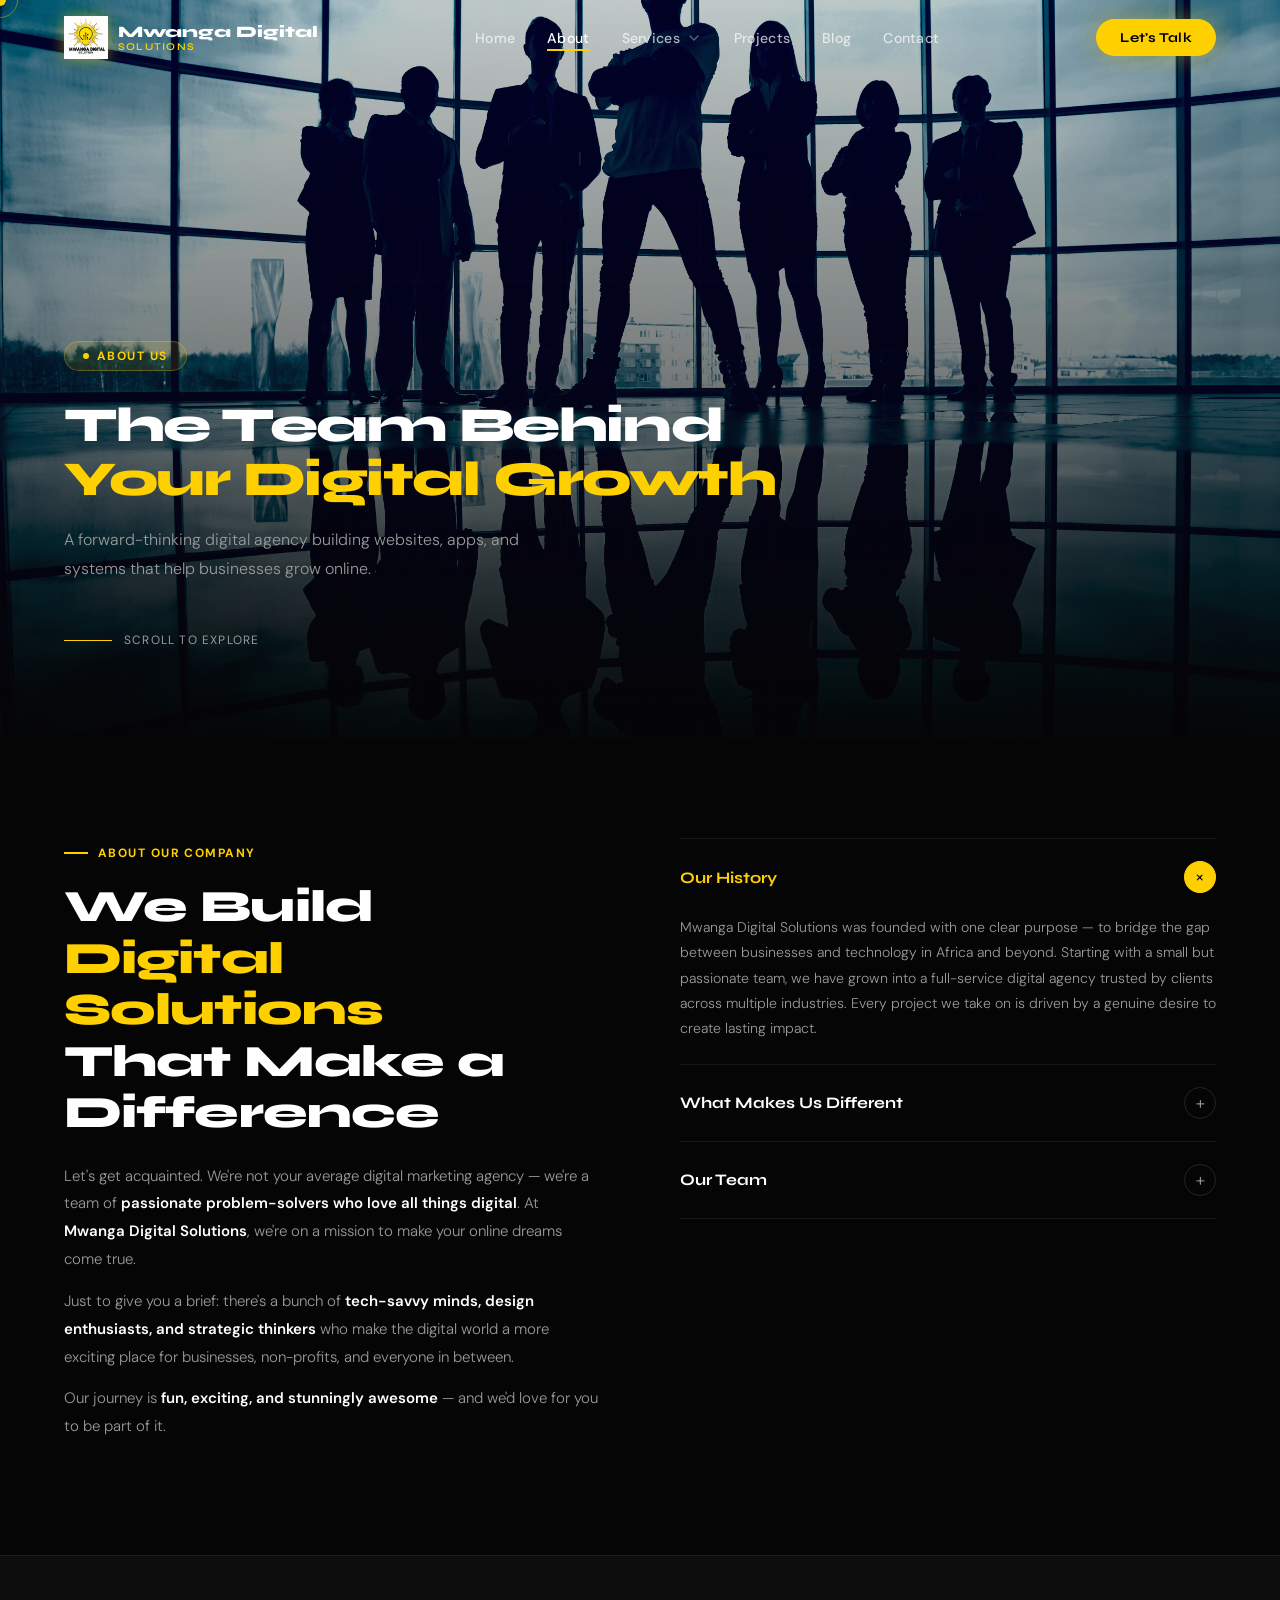
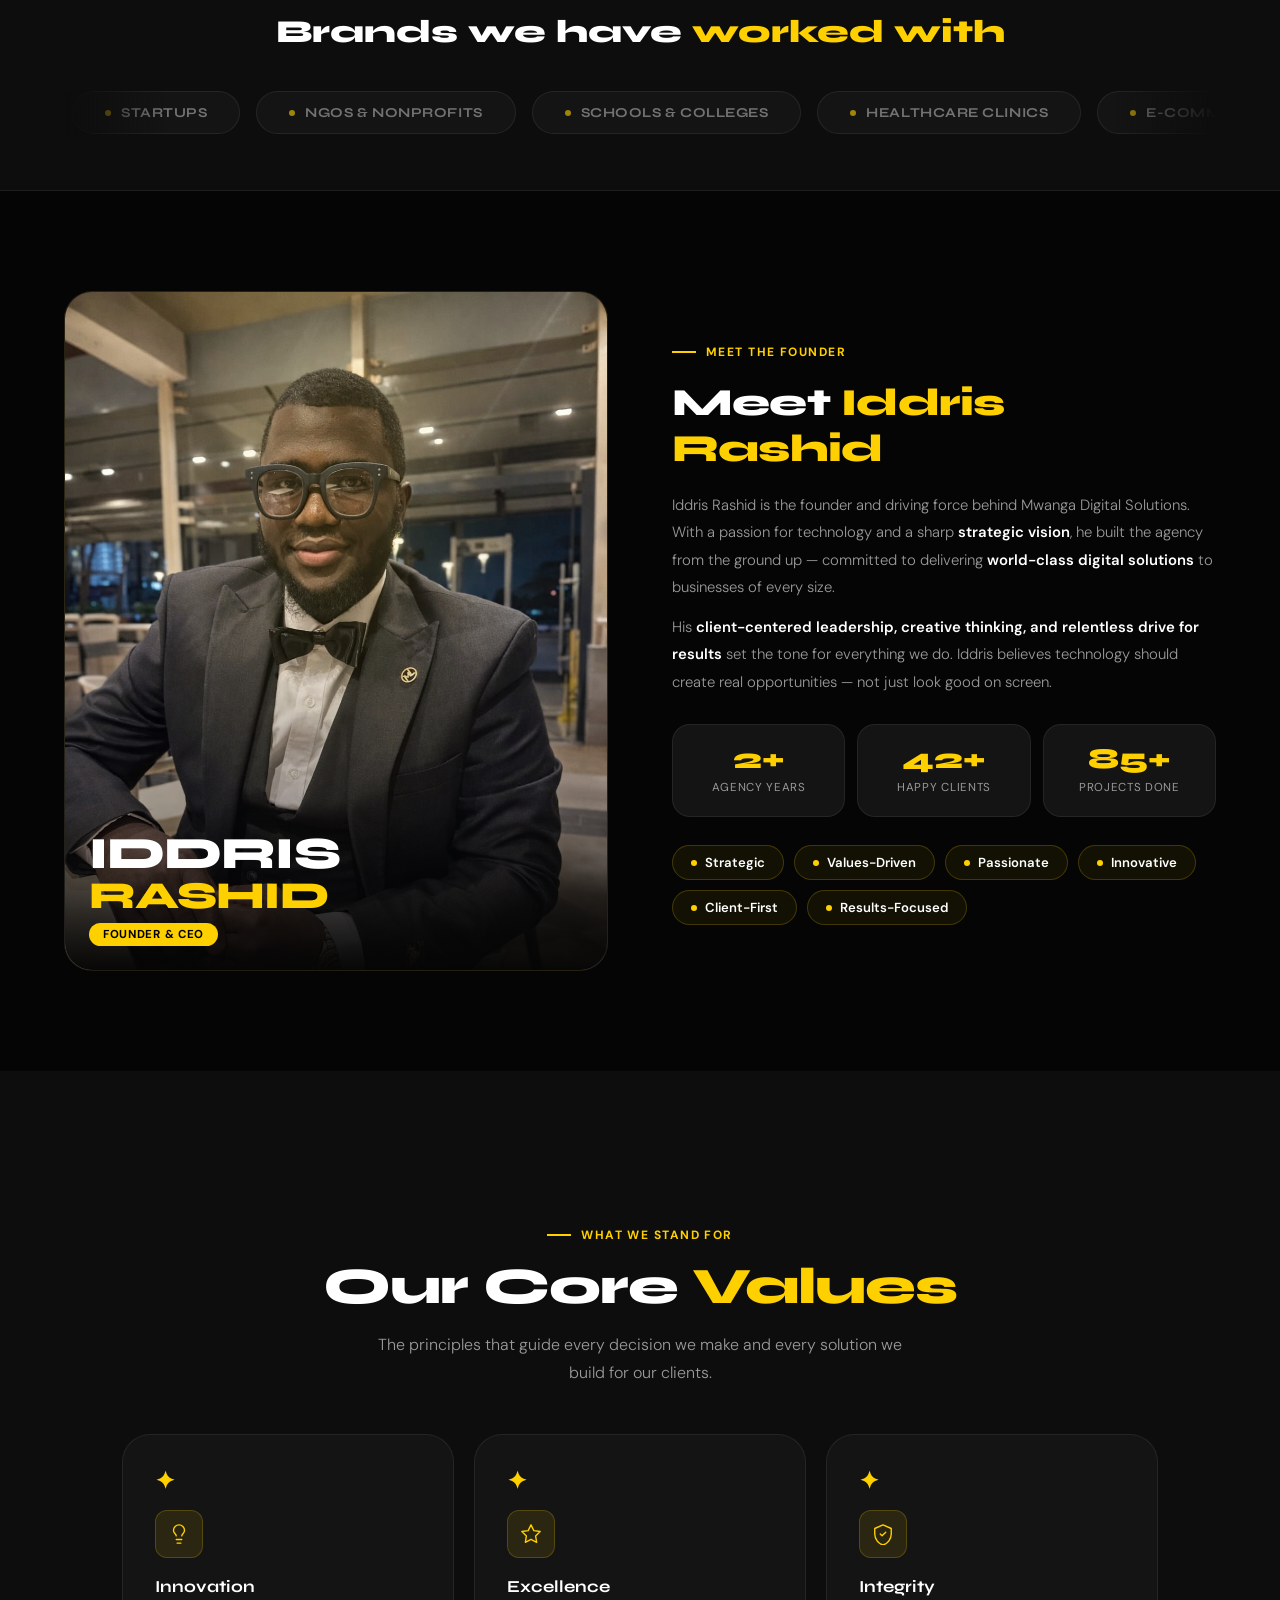
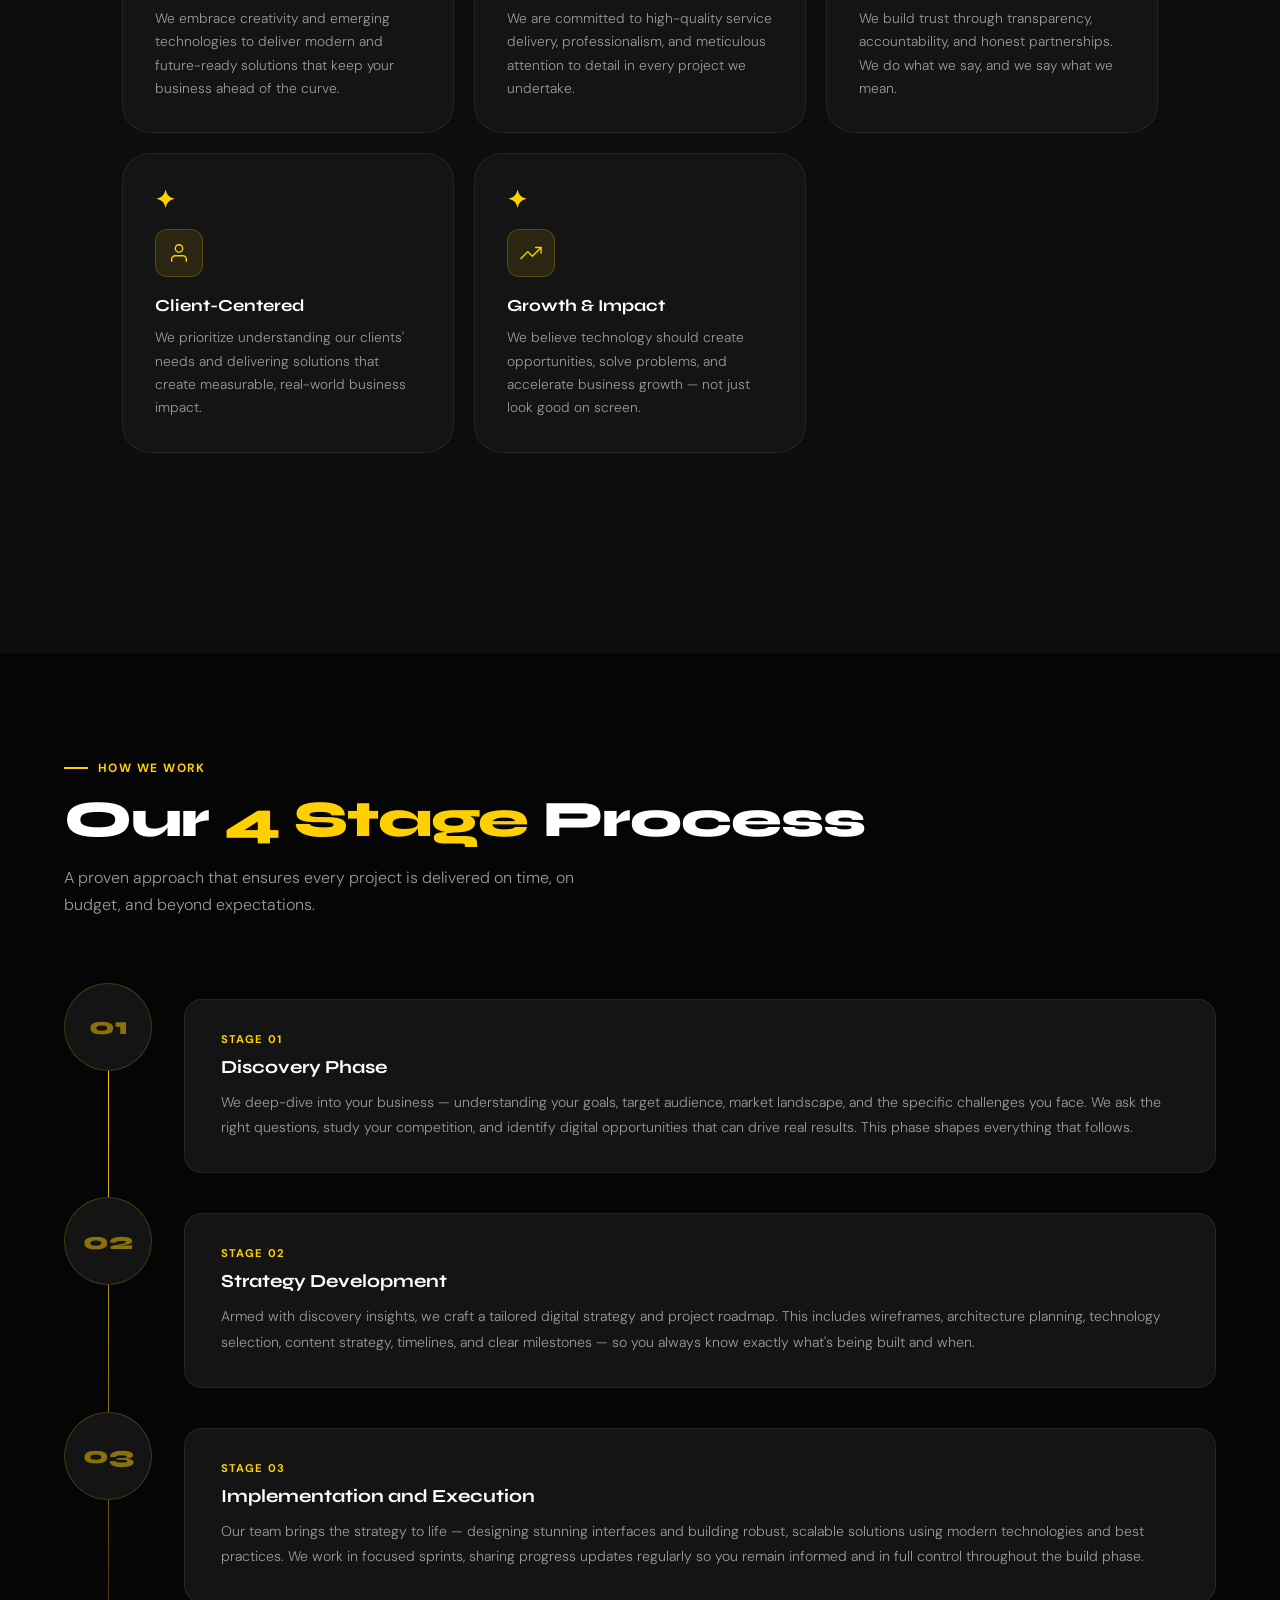
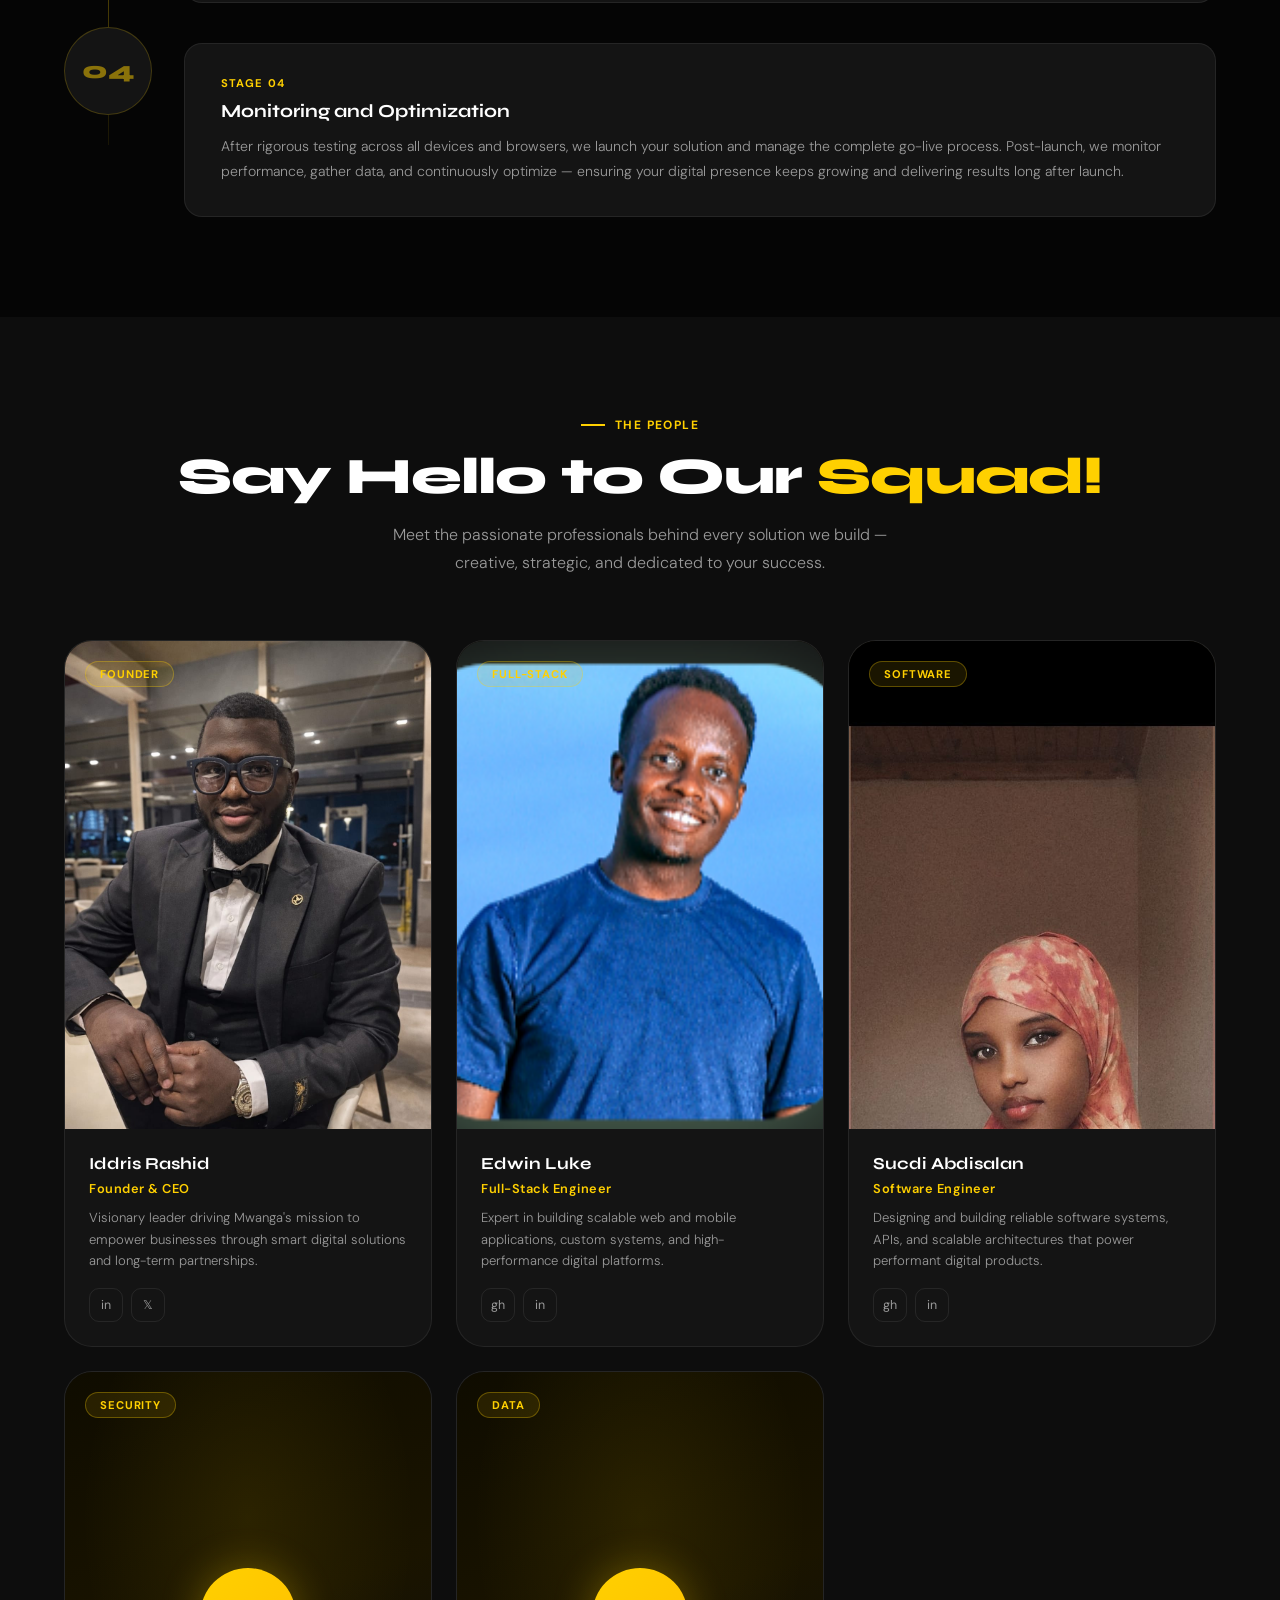
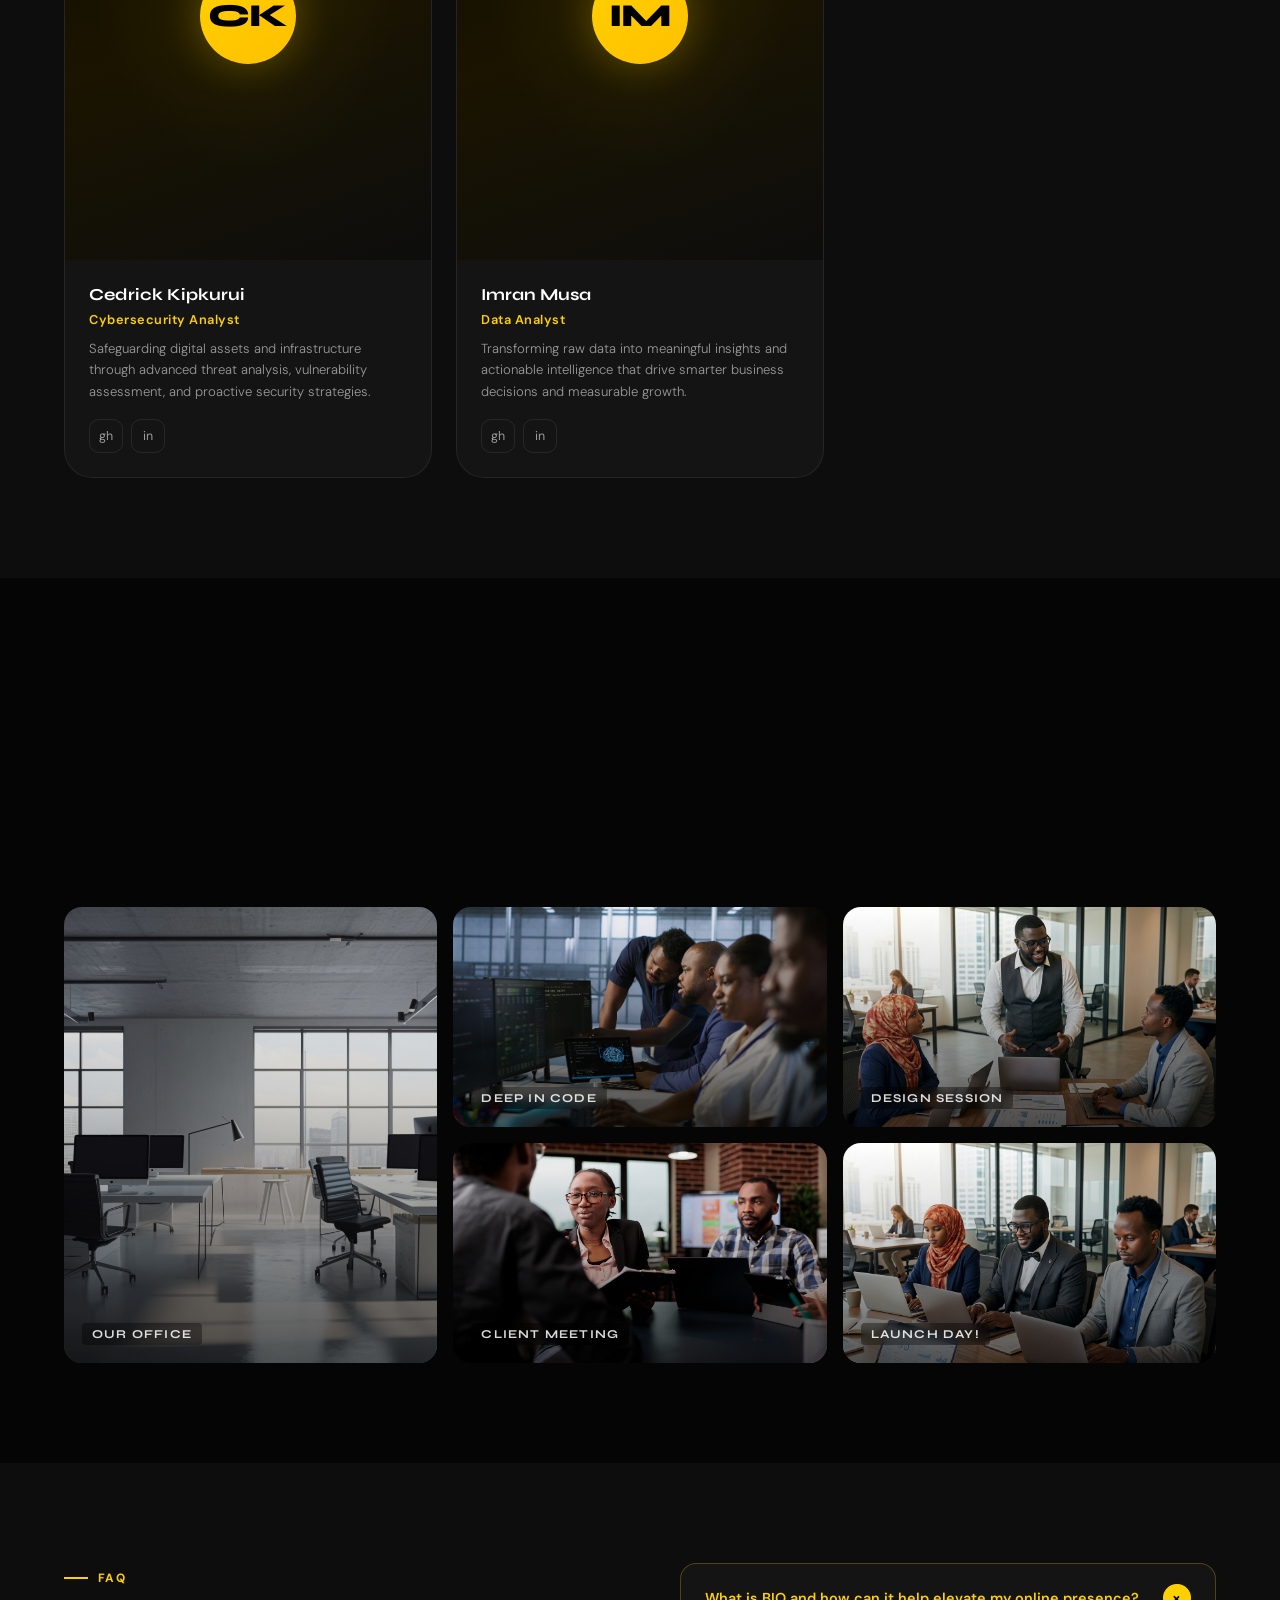
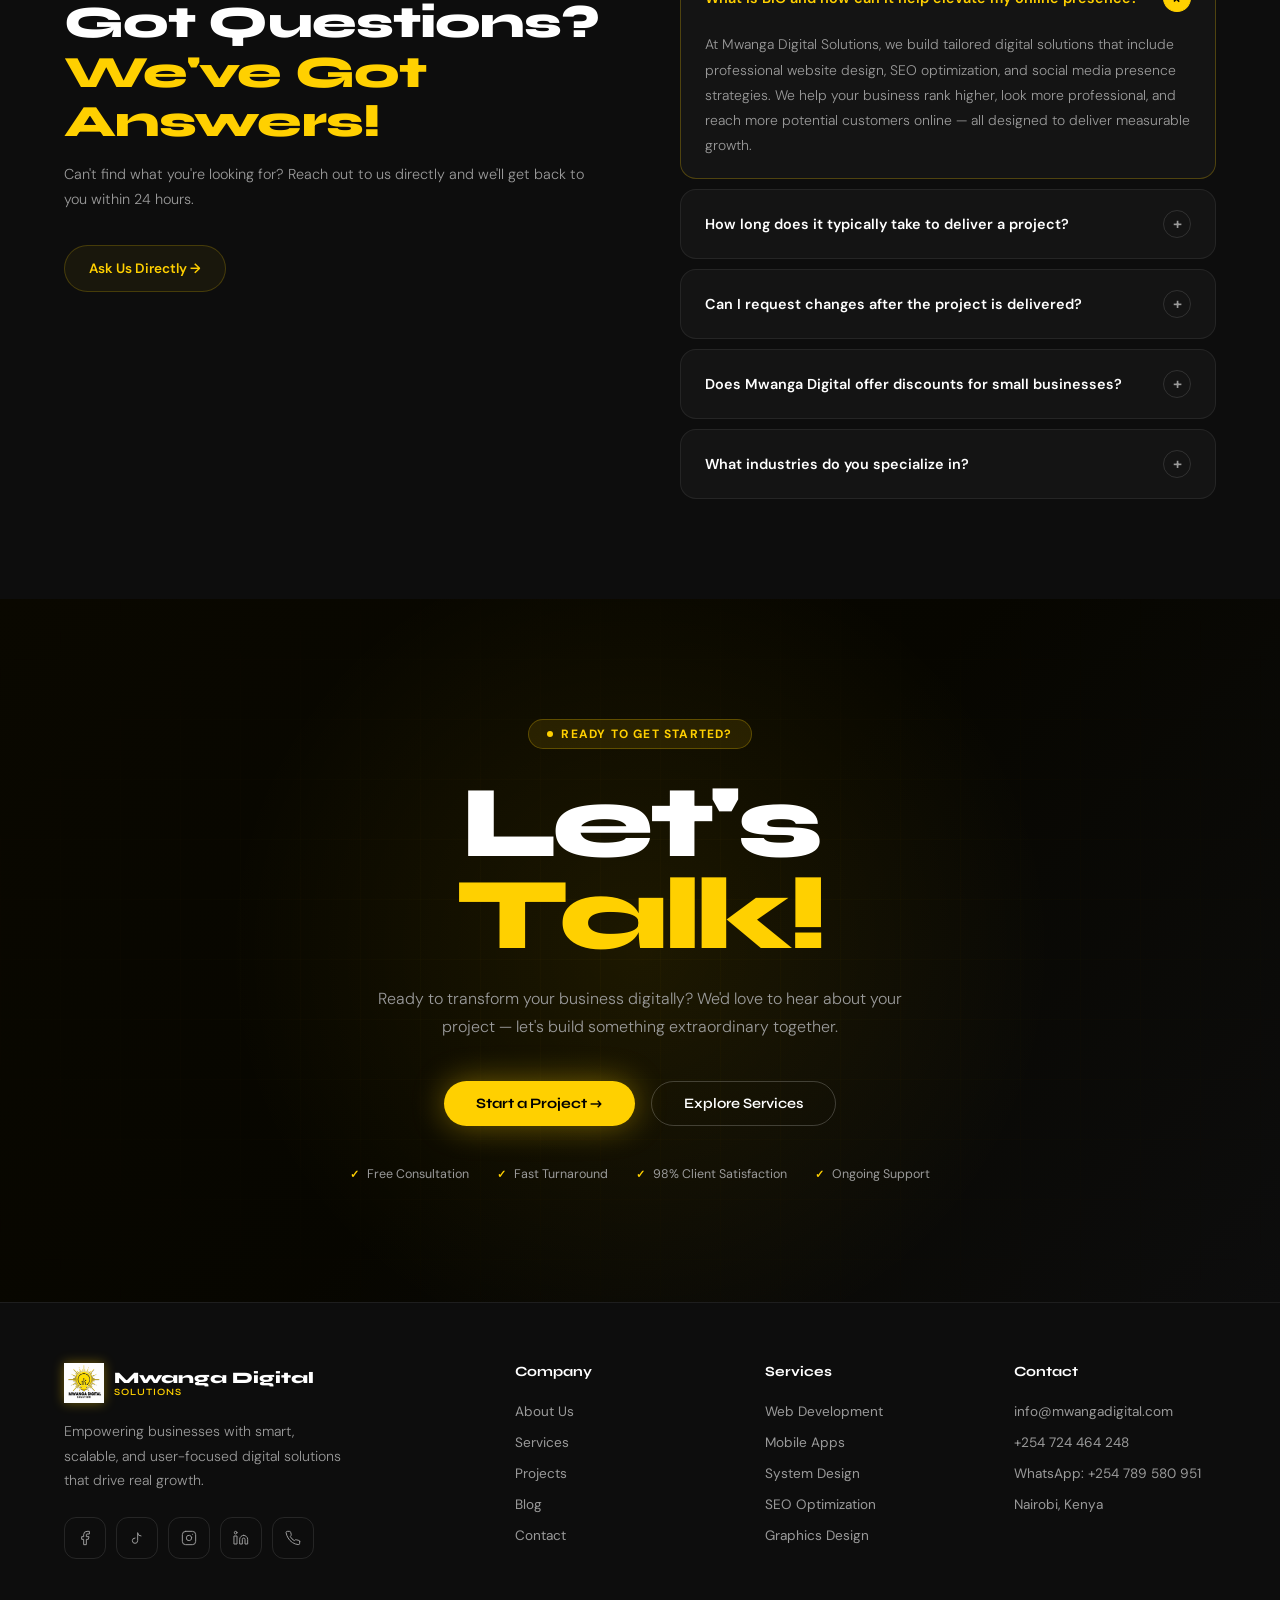
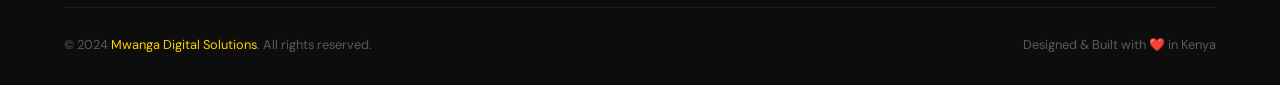
<file: about.html>
<!DOCTYPE html>
<html lang="en">
<head>
<meta charset="UTF-8"/>
<meta name="viewport" content="width=device-width, initial-scale=1.0"/>
<title>About Us | Mwanga Digital Solutions — Digital Agency Nairobi Kenya</title>
<meta name="description" content="Meet the passionate team behind Mwanga Digital Solutions. Founded by Iddris Rashid in Nairobi, Kenya — a digital agency built to empower businesses through innovative websites, mobile apps, and custom digital systems."/>
<meta name="keywords" content="about mwanga digital solutions, nairobi digital agency team, iddris rashid founder, mwanga digital kenya, web design company nairobi, digital agency kenya about us"/>
<meta name="author" content="Mwanga Digital Solutions"/>
<meta name="robots" content="index, follow, max-snippet:-1, max-image-preview:large, max-video-preview:-1"/>
<meta name="theme-color" content="#FFD000"/>
<link rel="canonical" href="https://mwangadigital.com/about.html"/>
<meta property="og:type" content="website"/>
<meta property="og:site_name" content="Mwanga Digital Solutions"/>
<meta property="og:url" content="https://mwangadigital.com/about.html"/>
<meta property="og:title" content="About Us | Mwanga Digital Solutions — Digital Agency Nairobi Kenya"/>
<meta property="og:description" content="Meet the team behind Mwanga Digital Solutions. Founded by Iddris Rashid — a Nairobi digital agency delivering world-class websites, apps, and digital systems across Kenya."/>
<meta property="og:image" content="https://mwangadigital.com/assets/images/mwanga-logo.png"/>
<meta property="og:image:alt" content="Mwanga Digital Solutions Team — Nairobi Kenya"/>
<meta property="og:locale" content="en_KE"/>
<meta name="twitter:card" content="summary_large_image"/>
<meta name="twitter:title" content="About Mwanga Digital Solutions | Digital Agency Nairobi"/>
<meta name="twitter:description" content="Meet the team behind Mwanga Digital — founded by Iddris Rashid in Nairobi, Kenya. Passionate about building digital solutions that drive real business growth."/>
<meta name="twitter:image" content="https://mwangadigital.com/assets/images/mwanga-logo.png"/>
<script type="application/ld+json">
{"@context":"https://schema.org","@graph":[{"@type":"AboutPage","@id":"https://mwangadigital.com/about.html","url":"https://mwangadigital.com/about.html","name":"About Mwanga Digital Solutions","description":"Meet the team behind Mwanga Digital Solutions, founded by Iddris Rashid in Nairobi, Kenya.","inLanguage":"en-KE","isPartOf":{"@id":"https://mwangadigital.com/#website"},"about":{"@id":"https://mwangadigital.com/#organization"},"breadcrumb":{"@type":"BreadcrumbList","itemListElement":[{"@type":"ListItem","position":1,"name":"Home","item":"https://mwangadigital.com"},{"@type":"ListItem","position":2,"name":"About Us","item":"https://mwangadigital.com/about.html"}]}},{"@type":"Person","@id":"https://mwangadigital.com/#founder","name":"Iddris Rashid","jobTitle":"Founder & CEO","worksFor":{"@id":"https://mwangadigital.com/#organization"},"image":"https://mwangadigital.com/assets/images/Ceo.jpeg"}]}
</script>
<link rel="preconnect" href="https://fonts.googleapis.com"/>
<link rel="preconnect" href="https://fonts.gstatic.com" crossorigin/>
<link href="https://fonts.googleapis.com/css2?family=Syne:wght@400;600;700;800&family=DM+Sans:ital,wght@0,300;0,400;0,500;0,600;1,300&display=swap" rel="stylesheet"/>
<link rel="icon" type="image/png" href="assets/images/favicon.png"/>
<link rel="shortcut icon" type="image/png" href="assets/images/favicon.png"/>
<link rel="manifest" href="/site.webmanifest"/>
<link rel="stylesheet" href="assets/css/global.css"/>
<style>

/* ========================================
   HERO
   ======================================== */
#about-hero{
  min-height:82vh;display:flex;align-items:flex-end;
  position:relative;overflow:hidden;padding:0;
}
.hero-photo{
  position:absolute;inset:0;z-index:0;
  background:
    linear-gradient(to bottom,rgba(5,5,5,0.22) 0%,rgba(5,5,5,0.52) 50%,rgba(5,5,5,0.97) 100%),
    url('assets/images/about-us.jpg') center/cover no-repeat;
}
/* Grid lines */
.hero-grid{
  position:absolute;inset:0;z-index:1;
  background-image:
    linear-gradient(rgba(255,208,0,0.025) 1px,transparent 1px),
    linear-gradient(90deg,rgba(255,208,0,0.025) 1px,transparent 1px);
  background-size:70px 70px;
  mask-image:radial-gradient(ellipse 90% 80% at 50% 50%,black 0%,transparent 100%);
  pointer-events:none;
}
.hero-content-wrap{
  position:relative;z-index:2;
  width:100%;max-width:1400px;margin:0 auto;
  padding:150px 5% 90px;
}
.hero-tag{
  display:inline-flex;align-items:center;gap:8px;
  background:rgba(255,208,0,0.1);border:1px solid rgba(255,208,0,0.3);
  padding:6px 18px;border-radius:100px;
  font-size:0.75rem;font-weight:700;color:var(--gold);
  letter-spacing:0.12em;text-transform:uppercase;margin-bottom:28px;
}
.hero-tag::before{content:'';width:6px;height:6px;background:var(--gold);border-radius:50%;animation:pulse 2s infinite}
.hero-h1{
  font-family:var(--font-display);
  font-size:clamp(2rem,3.8vw,3.4rem);
  font-weight:800;line-height:1.1;
  letter-spacing:-0.03em;margin-bottom:8px;
}
.hero-h1 .gold-line{
  display:block;color:var(--gold);
}
.hero-sub{
  font-size:1rem;color:var(--grey);
  line-height:1.8;max-width:520px;
  font-weight:300;margin-top:20px;
}
.scroll-hint{
  display:inline-flex;align-items:center;gap:12px;
  margin-top:48px;color:var(--grey);
  font-size:0.75rem;letter-spacing:0.1em;text-transform:uppercase;
}
.scroll-line{width:48px;height:1px;background:var(--gold);position:relative;overflow:hidden}
.scroll-line::after{
  content:'';position:absolute;top:0;left:-100%;
  width:100%;height:100%;background:#fff;
  animation:slideLine 2s ease-in-out infinite;
}
@keyframes slideLine{0%{left:-100%}100%{left:100%}}

/* ========================================
   ABOUT COMPANY
   ======================================== */
#about-company{padding:100px 5%;background:var(--bg)}
.ac-inner{max-width:1400px;margin:0 auto;display:grid;grid-template-columns:1fr 1fr;gap:80px;align-items:start}
.ac-left .section-label{margin-bottom:20px}
.ac-h2{
  font-family:var(--font-display);
  font-size:clamp(1.9rem,3.5vw,2.9rem);
  font-weight:800;line-height:1.15;letter-spacing:-0.02em;margin-bottom:24px;
}
.ac-h2 span{color:var(--gold)}
.ac-p{color:var(--grey);font-size:0.94rem;line-height:1.85;font-weight:300;margin-bottom:14px}
.ac-p strong{color:var(--white);font-weight:600}

/* Accordion */
.acc-wrap{display:flex;flex-direction:column}
.acc-item{border-bottom:1px solid var(--border);overflow:hidden}
.acc-item:first-child{border-top:1px solid var(--border)}
.acc-head{
  display:flex;align-items:center;justify-content:space-between;
  padding:22px 0;cursor:pointer;user-select:none;transition:color 0.3s;
}
.acc-head:hover .acc-label{color:var(--gold)}
.acc-item.open .acc-label{color:var(--gold)}
.acc-label{font-family:var(--font-display);font-weight:700;font-size:1rem;transition:color 0.3s}
.acc-btn{
  width:32px;height:32px;border-radius:50%;
  border:1px solid rgba(255,255,255,0.12);
  display:flex;align-items:center;justify-content:center;
  color:var(--grey);font-size:1.1rem;font-weight:300;
  transition:all 0.35s;flex-shrink:0;
}
.acc-item.open .acc-btn{background:var(--gold);border-color:var(--gold);color:#000;transform:rotate(45deg)}
.acc-body{
  max-height:0;overflow:hidden;
  transition:max-height 0.45s ease,padding 0.3s;
  color:var(--grey);font-size:0.88rem;line-height:1.8;font-weight:300;
}
.acc-item.open .acc-body{max-height:360px;padding-bottom:22px}
.acc-body ul{list-style:none;margin-top:10px;display:flex;flex-direction:column;gap:8px}
.acc-body ul li{display:flex;align-items:flex-start;gap:10px}
.acc-body ul li::before{content:'✦';color:var(--gold);font-size:0.6rem;flex-shrink:0;margin-top:5px}

/* ========================================
   BRANDS
   ======================================== */
#brands-worked{
  padding:56px 5%;
  background:var(--bg2);
  border-top:1px solid var(--border);
  border-bottom:1px solid var(--border);
}
.brands-inner{max-width:1400px;margin:0 auto}
.brands-title{
  font-family:var(--font-display);font-weight:800;
  font-size:clamp(1.3rem,2.5vw,2rem);
  text-align:center;margin-bottom:40px;
  color:var(--white);
}
.brands-title span{color:var(--gold)}
.brands-track-wrap{overflow:hidden;position:relative}
.brands-track-wrap::before,.brands-track-wrap::after{
  content:'';position:absolute;top:0;bottom:0;width:100px;z-index:2;pointer-events:none;
}
.brands-track-wrap::before{left:0;background:linear-gradient(90deg,var(--bg2),transparent)}
.brands-track-wrap::after{right:0;background:linear-gradient(270deg,var(--bg2),transparent)}
.brands-track{display:flex;gap:0;animation:marquee 30s linear infinite;width:max-content}
.brands-track:hover{animation-play-state:paused}
.brand-pill{
  display:flex;align-items:center;gap:10px;
  padding:12px 32px;margin:0 8px;
  background:var(--card);border:1px solid var(--border);
  border-radius:100px;white-space:nowrap;
  font-family:var(--font-display);font-weight:700;
  font-size:0.85rem;color:rgba(255,255,255,0.4);
  letter-spacing:0.04em;text-transform:uppercase;
  transition:color 0.3s,border-color 0.3s;cursor:default;
}
.brand-pill:hover{color:rgba(255,255,255,0.8);border-color:rgba(255,208,0,0.25)}
.brand-dot{width:6px;height:6px;border-radius:50%;background:var(--gold);opacity:0.6;flex-shrink:0}

/* ========================================
   MEET THE FOUNDER
   ======================================== */
#founder{padding:100px 5%;background:var(--bg)}
.founder-inner{max-width:1400px;margin:0 auto;display:grid;grid-template-columns:1fr 1fr;gap:64px;align-items:center}

/* Left — photo card with name overlay */
.founder-photo-side{position:relative}
.founder-photo-card{
  position:relative;border-radius:var(--radius2);overflow:hidden;
  aspect-ratio:4/5;
  background:linear-gradient(160deg,#0f0c00 0%,#1c1500 50%,#0d0d0d 100%);
  border:1px solid var(--border);
}
.founder-photo-card img{
  position:absolute;inset:0;width:100%;height:100%;
  object-fit:cover;object-position:center top;z-index:0;
}
/* Portrait overlay */
.founder-photo-card::before{
  content:'';position:absolute;inset:0;z-index:1;
  background:
    radial-gradient(ellipse 60% 80% at 50% 35%,rgba(255,208,0,0.1) 0%,transparent 65%),
    linear-gradient(to bottom,rgba(255,208,0,0.05),transparent 50%,rgba(0,0,0,0.6) 100%);
}
.founder-avatar-big{
  position:absolute;top:50%;left:50%;transform:translate(-50%,-65%);
  width:140px;height:140px;border-radius:50%;
  background:linear-gradient(135deg,var(--gold),var(--gold2));
  display:flex;align-items:center;justify-content:center;
  font-family:var(--font-display);font-size:3.5rem;font-weight:800;color:#000;
  box-shadow:0 0 60px rgba(255,208,0,0.3);
  z-index:1;
}
/* Big name behind/over image */
.founder-name-bg{
  position:absolute;bottom:0;left:0;right:0;
  padding:20px 24px 24px;
  background:linear-gradient(to top,rgba(5,5,5,0.97) 0%,transparent 100%);
  z-index:2;
}
.founder-name-big{
  font-family:var(--font-display);
  font-size:clamp(1.8rem,4vw,2.8rem);
  font-weight:800;line-height:1.0;
  letter-spacing:-0.02em;
  color:var(--white);
  text-transform:uppercase;
}
.founder-name-big span{color:var(--gold);display:block;font-size:0.85em}
.founder-role-tag{
  display:inline-block;margin-top:8px;
  background:var(--gold);color:#000;
  font-size:0.72rem;font-weight:700;
  padding:4px 14px;border-radius:100px;
  letter-spacing:0.06em;text-transform:uppercase;
}

/* Right — bio + stats + pills */
.founder-bio-side{}
.founder-bio-side .section-label{margin-bottom:20px}
.founder-bio-h2{
  font-family:var(--font-display);
  font-size:clamp(1.7rem,3vw,2.4rem);
  font-weight:800;line-height:1.2;letter-spacing:-0.02em;margin-bottom:20px;
}
.founder-bio-h2 span{color:var(--gold)}
.founder-bio-p{color:var(--grey);font-size:0.93rem;line-height:1.85;font-weight:300;margin-bottom:12px}
.founder-bio-p strong{color:var(--white);font-weight:600}

.founder-stats{display:grid;grid-template-columns:repeat(3,1fr);gap:12px;margin:28px 0}
.f-stat{
  background:var(--card);border:1px solid var(--border);
  border-radius:var(--radius);padding:20px 12px;text-align:center;
  transition:border-color 0.3s,transform 0.3s;
}
.f-stat:hover{border-color:rgba(255,208,0,0.25);transform:translateY(-3px)}
.f-stat-num{
  font-family:var(--font-display);font-size:1.8rem;font-weight:800;
  color:var(--gold);line-height:1;margin-bottom:6px;
}
.f-stat-lbl{font-size:0.72rem;color:var(--grey);text-transform:uppercase;letter-spacing:0.06em;line-height:1.4}

/* Trait pills */
.founder-pills{display:flex;flex-wrap:wrap;gap:10px;margin-top:24px}
.founder-pill{
  display:flex;align-items:center;gap:8px;
  padding:8px 18px;border-radius:100px;
  font-size:0.82rem;font-weight:600;
  border:1px solid rgba(255,208,0,0.2);
  background:rgba(255,208,0,0.06);
  color:var(--white);transition:all 0.3s;
}
.founder-pill:hover{background:rgba(255,208,0,0.14);border-color:rgba(255,208,0,0.4)}
.founder-pill-dot{width:6px;height:6px;border-radius:50%;background:var(--gold);flex-shrink:0}

/* ========================================
   VALUES — GIANT WORD
   ======================================== */
#values{background:var(--bg2);overflow:hidden}
.values-word-section{
  padding:80px 5% 0;
  text-align:center;position:relative;
}
.values-word{
  font-family:var(--font-display);
  font-size:clamp(5.5rem,20vw,20rem);
  font-weight:800;letter-spacing:-0.04em;
  line-height:0.85;user-select:none;
  color:transparent;
  -webkit-text-stroke:1px rgba(255,208,0,0.12);
  display:inline-block;position:relative;
}
.values-word-center-icon{
  position:absolute;top:50%;left:50%;
  transform:translate(-50%,-50%);
  width:clamp(70px,9vw,120px);
  filter:drop-shadow(0 0 36px rgba(255,208,0,0.7));
  animation:floatGlow 6s ease-in-out infinite;
  z-index:2;
}
.values-cards-section{
  padding:0 5% 100px;
}
.values-section-header{
  max-width:1400px;margin:0 auto;
  padding-top:56px;padding-bottom:48px;
}
.values-grid{
  max-width:1400px;margin:0 auto;
  display:grid;grid-template-columns:repeat(auto-fit,minmax(250px,1fr));gap:20px;
}
.value-card{
  background:var(--card);border:1px solid var(--border);
  border-radius:var(--radius2);padding:32px;
  position:relative;overflow:hidden;
  transition:transform 0.35s,border-color 0.35s,box-shadow 0.35s;
}
.value-card::before{
  content:'';position:absolute;inset:0;
  background:radial-gradient(circle at 50% 0%,rgba(255,208,0,0.07) 0%,transparent 60%);
  opacity:0;transition:opacity 0.35s;
}
.value-card:hover{transform:translateY(-6px);border-color:rgba(255,208,0,0.25);box-shadow:0 24px 60px rgba(0,0,0,0.5)}
.value-card:hover::before{opacity:1}
.value-sym{
  font-family:var(--font-display);font-size:1.5rem;
  font-weight:800;color:var(--gold);margin-bottom:14px;
}
.value-icon{
  width:48px;height:48px;border-radius:12px;
  background:rgba(255,208,0,0.1);border:1px solid rgba(255,208,0,0.2);
  display:flex;align-items:center;justify-content:center;
  margin-bottom:18px;
  transition:transform 0.3s,background 0.3s;
}
.value-icon svg{width:22px;height:22px;color:var(--gold)}
.value-card:hover .value-icon{transform:scale(1.1);background:rgba(255,208,0,0.18)}
.value-card h4{font-family:var(--font-display);font-size:1.05rem;font-weight:700;margin-bottom:10px}
.value-card p{color:var(--grey);font-size:0.86rem;line-height:1.7;font-weight:300}

/* ========================================
   4 STAGE PROCESS
   ======================================== */
#process{padding:100px 5%;background:var(--bg)}
.process-inner{max-width:1400px;margin:0 auto}
.process-list{
  display:flex;flex-direction:column;gap:24px;
  margin-top:64px;position:relative;
}
/* Vertical connector line */
.process-list::before{
  content:'';position:absolute;
  left:44px;top:72px;bottom:72px;
  width:1px;
  background:linear-gradient(to bottom,var(--gold),rgba(255,208,0,0.08));
}
.p-step{
  display:grid;grid-template-columns:88px 1fr;gap:32px;align-items:start;
  position:relative;
}
.p-num{
  width:88px;height:88px;border-radius:50%;
  background:var(--card);border:1px solid rgba(255,208,0,0.2);
  display:flex;align-items:center;justify-content:center;
  flex-shrink:0;z-index:1;position:relative;
  transition:all 0.35s;
}
.p-num span{
  font-family:var(--font-display);font-weight:800;
  font-size:1.5rem;color:rgba(255,208,0,0.5);
  transition:color 0.3s;
}
.p-step:hover .p-num{
  background:var(--gold);border-color:var(--gold);
  box-shadow:0 0 32px rgba(255,208,0,0.4);
}
.p-step:hover .p-num span{color:#000}
.p-card{
  background:var(--card);border:1px solid var(--border);
  border-radius:var(--radius);padding:32px 36px;
  transition:border-color 0.35s,transform 0.35s;
  margin-top:16px;
}
.p-step:hover .p-card{border-color:rgba(255,208,0,0.2);transform:translateX(8px)}
.p-tag{
  font-size:0.7rem;font-weight:700;color:var(--gold);
  letter-spacing:0.1em;text-transform:uppercase;margin-bottom:10px;
}
.p-card h3{
  font-family:var(--font-display);font-size:1.15rem;
  font-weight:700;margin-bottom:12px;
}
.p-card p{color:var(--grey);font-size:0.88rem;line-height:1.8;font-weight:300}

/* ========================================
   SQUAD / TEAM
   ======================================== */
#squad{padding:100px 5%;background:var(--bg2)}
.squad-inner{max-width:1400px;margin:0 auto}
.squad-grid{
  display:grid;grid-template-columns:repeat(3,1fr);gap:24px;
  margin-top:56px;
}
.squad-avatar-placeholder{
  width:96px;height:96px;border-radius:50%;
  background:linear-gradient(135deg,var(--gold),var(--gold2));
  display:flex;align-items:center;justify-content:center;
  font-family:var(--font-display);font-weight:800;font-size:2rem;color:#000;
  position:relative;z-index:1;
  box-shadow:0 0 40px rgba(255,208,0,0.3);
  letter-spacing:-0.02em;
}
.squad-card{
  background:var(--card);border:1px solid var(--border);
  border-radius:var(--radius2);overflow:hidden;
  transition:transform 0.35s,border-color 0.35s,box-shadow 0.35s;
}
.squad-card:hover{
  transform:translateY(-8px);
  border-color:rgba(255,208,0,0.25);
  box-shadow:0 24px 60px rgba(0,0,0,0.6);
}
.squad-photo{
  aspect-ratio:3/4;position:relative;
  display:flex;align-items:center;justify-content:center;
  overflow:hidden;
}
.squad-photo-bg{
  position:absolute;inset:0;
  background:linear-gradient(160deg,#0f0c00,#1a1400,#0d0d0d);
  transition:transform 0.4s;
}
.squad-card:hover .squad-photo-bg{transform:scale(1.04)}
.squad-photo-glow{
  position:absolute;inset:0;
  background:radial-gradient(ellipse 70% 80% at 50% 30%,rgba(255,208,0,0.09),transparent 65%);
}
.squad-initials{display:none}
.squad-photo img{
  position:absolute;inset:0;width:100%;height:100%;
  object-fit:cover;object-position:center top;z-index:0;
}
/* Role label on top of card */
.squad-role-banner{
  position:absolute;top:20px;left:20px;z-index:2;
  background:rgba(255,208,0,0.1);
  border:1px solid rgba(255,208,0,0.3);
  padding:5px 14px;border-radius:100px;
  font-size:0.7rem;font-weight:700;
  color:var(--gold);letter-spacing:0.08em;text-transform:uppercase;
}
.squad-body{padding:24px}
.squad-body h4{
  font-family:var(--font-display);font-weight:700;
  font-size:1.05rem;margin-bottom:6px;
}
.squad-body .role{
  font-size:0.8rem;color:var(--gold);
  font-weight:600;letter-spacing:0.04em;margin-bottom:10px;
}
.squad-body p{
  color:var(--grey);font-size:0.82rem;
  line-height:1.65;font-weight:300;
}
.squad-socials{
  display:flex;gap:8px;margin-top:16px;
}
.squad-social{
  width:34px;height:34px;border-radius:10px;
  border:1px solid rgba(255,255,255,0.08);
  display:flex;align-items:center;justify-content:center;
  color:var(--grey);font-size:0.78rem;text-decoration:none;
  transition:all 0.3s;
}
.squad-social:hover{background:var(--gold);border-color:var(--gold);color:#000}

/* ========================================
   AGENCY SNAPS
   ======================================== */
#agency-snaps{padding:100px 5%;background:var(--bg)}
.snaps-inner{max-width:1400px;margin:0 auto}
.snaps-grid{
  display:grid;
  grid-template-columns:1fr 1fr 1fr;
  grid-template-rows:220px 220px;
  gap:16px;
  margin-top:48px;
}
.snap{
  border-radius:var(--radius);overflow:hidden;
  position:relative;cursor:pointer;
  transition:transform 0.3s;
}
.snap:hover{transform:scale(1.02)}
.snap:hover .snap-overlay{opacity:1}
/* Various snap positions */
.snap-1{grid-column:1;grid-row:1/3}
.snap-2{grid-column:2;grid-row:1}
.snap-3{grid-column:3;grid-row:1}
.snap-4{grid-column:2;grid-row:2}
.snap-5{grid-column:3;grid-row:2}
.snap-bg{
  position:absolute;inset:0;
  background:#111 center/cover no-repeat;
  transition:transform 0.4s;
}
.snap:hover .snap-bg{transform:scale(1.05)}
.snap-bg::before{
  content:'';position:absolute;inset:0;
  background:linear-gradient(to top,rgba(0,0,0,0.65) 0%,rgba(0,0,0,0.15) 60%,transparent 100%);
}
.snap-bg::after{content:none}
/* Each snap has a unique glow position */
.snap-1 .snap-bg{--cx:40%;--cy:30%}
.snap-2 .snap-bg{--cx:60%;--cy:70%}
.snap-3 .snap-bg{--cx:30%;--cy:40%}
.snap-4 .snap-bg{--cx:70%;--cy:30%}
.snap-5 .snap-bg{--cx:50%;--cy:60%}
/* Snap label + icon */
.snap-content{
  position:absolute;inset:0;z-index:1;
  display:flex;flex-direction:column;align-items:flex-start;justify-content:flex-end;
  padding:18px;
}
.snap-icon{display:none}
.snap-label{
  font-family:var(--font-display);font-weight:700;
  font-size:0.75rem;color:rgba(255,255,255,0.85);
  letter-spacing:0.1em;text-transform:uppercase;
  background:rgba(0,0,0,0.35);
  padding:4px 10px;border-radius:4px;
  backdrop-filter:blur(4px);
}
.snap-overlay{
  position:absolute;inset:0;z-index:2;
  background:rgba(255,208,0,0.08);
  border:1px solid rgba(255,208,0,0.2);
  border-radius:var(--radius);
  opacity:0;transition:opacity 0.35s;
  display:flex;align-items:center;justify-content:center;
}
.snap-overlay-icon{filter:drop-shadow(0 0 16px rgba(255,208,0,0.6));display:flex;align-items:center;justify-content:center}
.snap-overlay-icon svg{width:32px;height:32px;color:var(--gold)}

/* ========================================
   FAQ
   ======================================== */
#faq{padding:100px 5%;background:var(--bg2)}
.faq-inner{max-width:1400px;margin:0 auto;display:grid;grid-template-columns:1fr 1fr;gap:80px;align-items:start}
.faq-left .section-label{margin-bottom:12px}
.faq-h2{
  font-family:var(--font-display);
  font-size:clamp(1.8rem,3.5vw,3rem);
  font-weight:800;line-height:1.1;letter-spacing:-0.02em;margin-bottom:16px;
}
.faq-h2 span{color:var(--gold)}
.faq-sub{color:var(--grey);font-size:0.9rem;line-height:1.75;font-weight:300;margin-bottom:32px}
.faq-contact-nudge{
  display:inline-flex;align-items:center;gap:10px;
  padding:14px 24px;border-radius:100px;
  border:1px solid rgba(255,208,0,0.2);
  background:rgba(255,208,0,0.05);
  font-size:0.85rem;color:var(--gold);font-weight:600;
  text-decoration:none;transition:all 0.3s;
}
.faq-contact-nudge:hover{background:var(--gold);color:#000}
.faq-list{display:flex;flex-direction:column;gap:10px}
.faq-item{
  background:var(--card);border:1px solid var(--border);
  border-radius:16px;overflow:hidden;transition:border-color 0.3s;
}
.faq-item.open{border-color:rgba(255,208,0,0.25)}
.faq-q{
  display:flex;align-items:center;justify-content:space-between;
  padding:20px 24px;cursor:pointer;
  font-weight:600;font-size:0.9rem;transition:color 0.3s;
}
.faq-item.open .faq-q{color:var(--gold)}
.faq-icon{
  width:28px;height:28px;border-radius:50%;
  border:1px solid rgba(255,255,255,0.12);
  display:flex;align-items:center;justify-content:center;
  flex-shrink:0;color:var(--grey);font-size:1rem;
  transition:all 0.3s;
}
.faq-item.open .faq-icon{background:var(--gold);border-color:var(--gold);color:#000;transform:rotate(45deg)}
.faq-a{
  max-height:0;overflow:hidden;
  transition:max-height 0.4s ease,padding 0.3s;
  color:var(--grey);font-size:0.87rem;line-height:1.8;font-weight:300;
}
.faq-item.open .faq-a{max-height:260px;padding:0 24px 20px}

/* ========================================
   LET'S TALK CTA
   ======================================== */
#lets-talk{
  padding:120px 5%;
  background:linear-gradient(135deg,#0a0800,#070600,#0d0d0d);
  position:relative;overflow:hidden;
  text-align:center;
}
#lets-talk::before{
  content:'';position:absolute;top:50%;left:50%;
  transform:translate(-50%,-50%);
  width:80vw;height:80vw;max-width:900px;max-height:900px;
  background:radial-gradient(circle,rgba(255,208,0,0.09) 0%,transparent 65%);
  border-radius:50%;pointer-events:none;
}
/* Decorative grid */
#lets-talk::after{
  content:'';position:absolute;inset:0;
  background-image:
    linear-gradient(rgba(255,208,0,0.025) 1px,transparent 1px),
    linear-gradient(90deg,rgba(255,208,0,0.025) 1px,transparent 1px);
  background-size:60px 60px;
  mask-image:radial-gradient(ellipse 70% 70% at 50% 50%,black 0%,transparent 100%);
  pointer-events:none;
}
.lt-inner{
  max-width:800px;margin:0 auto;
  position:relative;z-index:2;
}
.lt-eyebrow{
  display:inline-flex;align-items:center;gap:8px;
  background:rgba(255,208,0,0.1);border:1px solid rgba(255,208,0,0.25);
  padding:6px 18px;border-radius:100px;
  font-size:0.75rem;font-weight:700;color:var(--gold);
  letter-spacing:0.1em;text-transform:uppercase;margin-bottom:28px;
}
.lt-eyebrow::before{content:'';width:6px;height:6px;background:var(--gold);border-radius:50%;animation:pulse 2s infinite}
.lt-headline{
  font-family:var(--font-display);
  font-size:clamp(3.5rem,8vw,7rem);
  font-weight:800;line-height:0.9;letter-spacing:-0.04em;margin-bottom:24px;
}
.lt-headline span{color:var(--gold);display:block}
.lt-sub{
  color:var(--grey);font-size:1rem;
  line-height:1.75;font-weight:300;
  max-width:540px;margin:0 auto 40px;
}
.lt-btns{display:flex;gap:16px;justify-content:center;flex-wrap:wrap}
/* Trust badges below buttons */
.lt-trust{
  display:flex;align-items:center;justify-content:center;
  gap:28px;margin-top:40px;flex-wrap:wrap;
}
.lt-trust-item{
  display:flex;align-items:center;gap:8px;
  font-size:0.78rem;color:var(--grey);font-weight:400;
}
.lt-trust-item::before{
  content:'✓';color:var(--gold);font-weight:800;font-size:0.7rem;
}

/* ========================================
   RESPONSIVE
   ======================================== */
@media(max-width:1024px){
  .ac-inner,.founder-inner,.faq-inner{grid-template-columns:1fr;gap:48px}
  .squad-grid{grid-template-columns:1fr 1fr}
  .snaps-grid{
    grid-template-columns:1fr 1fr;
    grid-template-rows:180px 180px 180px;
  }
  .snap-1{grid-column:1/3;grid-row:1}
  .snap-2{grid-column:1;grid-row:2}
  .snap-3{grid-column:2;grid-row:2}
  .snap-4{grid-column:1;grid-row:3}
  .snap-5{grid-column:2;grid-row:3}
}
@media(max-width:700px){
  .squad-grid{grid-template-columns:1fr}
  .founder-stats{grid-template-columns:repeat(3,1fr)}
  .values-grid{grid-template-columns:1fr}
  .snaps-grid{grid-template-columns:1fr;grid-template-rows:none}
  .snap-1,.snap-2,.snap-3,.snap-4,.snap-5{grid-column:1;grid-row:auto;height:200px}
  .hero-content-wrap{padding:110px 5% 60px}
  .p-step{grid-template-columns:60px 1fr;gap:16px}
  .process-list::before{left:30px}
  .p-num{width:60px;height:60px}
  .p-num span{font-size:1.1rem}
  .p-card{padding:24px}
  .squad-grid{gap:16px}
  .squad-card{max-width:100%}
}
@media(max-width:480px){
  .process-list{gap:12px}
  .process-list::before{display:none}
  .p-step{grid-template-columns:1fr}
  .p-num{width:48px;height:48px;margin-bottom:8px}
  .p-num span{font-size:1rem}
  .p-card{margin-top:0;padding:20px}
  .f-stat{padding:12px 8px}
  .f-stat-num{font-size:1.4rem}
  .f-stat-lbl{font-size:0.65rem}
  .squad-card{max-width:380px;margin:0 auto}
  .squad-avatar-placeholder{width:80px;height:80px;font-size:1.6rem}
  .squad-grid{gap:20px}
  .founder-stats{grid-template-columns:repeat(3,1fr)}
  .founder-bio-h2{font-size:1.5rem}
  .squad-body{padding:20px}
  .lt-headline{font-size:clamp(2.8rem,10vw,4rem)}
  .lt-sub{font-size:0.9rem}
}
</style>
</head>
<body>

<div id="cursor"></div>
<div id="cursor-trail"></div>

<!-- ── NAVBAR ── -->
<nav id="navbar">
  <a href="index.html" class="nav-logo">
    <img src="assets/images/mwanga-logo.png" alt="Mwanga Digital Solutions"/>
    <div class="nav-logo-text">Mwanga Digital<span>Solutions</span></div>
  </a>
  <ul class="nav-links">
    <li><a href="index.html">Home</a></li>
    <li><a href="about.html">About</a></li>
    <li class="has-dropdown">
      <a href="services.html">Services <span class="drop-arrow"><svg viewBox="0 0 10 6" fill="none" stroke="currentColor" stroke-width="1.5" stroke-linecap="round" stroke-linejoin="round"><path d="M1 1l4 4 4-4"/></svg></span></a>
      <div class="nav-dropdown">
        <div class="nd-split">
          <div class="nd-left">
            <a href="services.html#web-design" class="nd-item"><span class="nd-icon"><svg viewBox="0 0 24 24" fill="none" stroke="currentColor" stroke-width="1.5" stroke-linecap="round" stroke-linejoin="round"><rect x="2" y="3" width="20" height="14" rx="2"/><path d="M2 7h20M7 11.5l2.5 2.5-2.5 2.5M13 16h4"/></svg></span><span><span class="nd-title">Website Design & Development</span><span class="nd-sub">Corporate, e-commerce & custom sites</span></span></a>
            <a href="services.html#mobile-apps" class="nd-item"><span class="nd-icon"><svg viewBox="0 0 24 24" fill="none" stroke="currentColor" stroke-width="1.5" stroke-linecap="round" stroke-linejoin="round"><rect x="7" y="2" width="10" height="20" rx="3"/><path d="M7 6h10M7 18h10M11 20h2"/></svg></span><span><span class="nd-title">Mobile App Development</span><span class="nd-sub">Android, iOS & cross-platform apps</span></span></a>
            <a href="services.html#systems" class="nd-item"><span class="nd-icon"><svg viewBox="0 0 24 24" fill="none" stroke="currentColor" stroke-width="1.5" stroke-linecap="round" stroke-linejoin="round"><rect x="7" y="7" width="10" height="10" rx="1"/><path d="M9 7V5M12 7V5M15 7V5M9 19v-2M12 19v-2M15 19v-2M5 9H7M5 12H7M5 15H7M17 9h2M17 12h2M17 15h2"/></svg></span><span><span class="nd-title">System Design & Development</span><span class="nd-sub">CRM, school, inventory & custom systems</span></span></a>
            <a href="services.html#seo" class="nd-item"><span class="nd-icon"><svg viewBox="0 0 24 24" fill="none" stroke="currentColor" stroke-width="1.5" stroke-linecap="round" stroke-linejoin="round"><circle cx="10" cy="10" r="6"/><path d="m21 21-4.35-4.35M7 13l2-2 2 2 2-3"/></svg></span><span><span class="nd-title">SEO Optimization</span><span class="nd-sub">Rankings, visibility & local SEO</span></span></a>
            <a href="services.html#redesign" class="nd-item"><span class="nd-icon"><svg viewBox="0 0 24 24" fill="none" stroke="currentColor" stroke-width="1.5" stroke-linecap="round" stroke-linejoin="round"><path d="M3 12a9 9 0 1 0 9-9 9.75 9.75 0 0 0-6.74 2.74L3 8"/><path d="M3 3v5h5"/></svg></span><span><span class="nd-title">Website Redesign</span><span class="nd-sub">Modern UI/UX & performance upgrades</span></span></a>
            <a href="services.html#maintenance" class="nd-item"><span class="nd-icon"><svg viewBox="0 0 24 24" fill="none" stroke="currentColor" stroke-width="1.5" stroke-linecap="round" stroke-linejoin="round"><path d="M12 2 3 6v6c0 5.25 3.8 10.74 9 12 5.2-1.26 9-6.75 9-12V6Z"/><path d="m9 12 2 2 4-4"/></svg></span><span><span class="nd-title">Maintenance & Support</span><span class="nd-sub">Security, updates & ongoing care</span></span></a>
            <a href="services.html#graphics" class="nd-item"><span class="nd-icon"><svg viewBox="0 0 24 24" fill="none" stroke="currentColor" stroke-width="1.5" stroke-linecap="round" stroke-linejoin="round"><path d="M17 3a2.85 2.83 0 1 1 4 4L7.5 20.5 2 22l1.5-5.5Z"/><path d="m15 5 4 4"/></svg></span><span><span class="nd-title">Graphics Design</span><span class="nd-sub">Branding, logos & visual identity</span></span></a>
          </div>
          <div class="nd-right">
            <div class="nd-r-eyebrow">Our Expertise</div>
            <div class="nd-r-heading">Digital<br/>Solutions<br/>That <span>Deliver</span></div>
            <p class="nd-r-sub">7 specialist services. One focused team. Zero compromise.</p>
            <div class="nd-r-divider"></div>
            <div class="nd-r-stats">
              <div class="nd-r-stat"><span class="nd-r-stat-n">50+</span><span class="nd-r-stat-l">Projects delivered</span></div>
              <div class="nd-r-stat"><span class="nd-r-stat-n">98%</span><span class="nd-r-stat-l">Client satisfaction</span></div>
              <div class="nd-r-stat"><span class="nd-r-stat-n">5yr</span><span class="nd-r-stat-l">Industry experience</span></div>
            </div>
            <a href="services.html" class="nd-r-cta">View All Services →</a>
          </div>
        </div>
      </div>
    </li>
    <li><a href="projects.html">Projects</a></li>
    <li><a href="blog.html">Blog</a></li>
    <li><a href="contact.html">Contact</a></li>
  </ul>
  <a href="contact.html" class="nav-cta">Let's Talk</a>
  <div class="nav-hamburger" onclick="toggleMobileMenu()"><span></span><span></span><span></span></div>
</nav>

<!-- MOBILE MENU OVERLAY -->
<div id="mob-overlay" onclick="closeMobileMenu()"></div>
<!-- MOBILE MENU -->
<div id="mobile-menu">
  <div class="mob-head">
    <a href="index.html" class="mob-logo-wrap" onclick="closeMobileMenu()">
      <img src="assets/images/mwanga-logo.png" alt="Mwanga Digital Solutions"/>
      <div class="mob-logo-name">Mwanga Digital<span class="mob-logo-sub">Solutions</span></div>
    </a>
    <button class="mob-x-btn" onclick="closeMobileMenu()" aria-label="Close menu">
      <svg viewBox="0 0 24 24" fill="none" stroke="currentColor" stroke-width="2" stroke-linecap="round" stroke-linejoin="round"><path d="M18 6 6 18M6 6l12 12"/></svg>
    </button>
  </div>
  <nav class="mob-nav">
    <a href="index.html" class="mob-link" onclick="closeMobileMenu()">Home<svg class="mob-chevron" viewBox="0 0 24 24" fill="none" stroke="currentColor" stroke-width="2" stroke-linecap="round" stroke-linejoin="round"><path d="m9 18 6-6-6-6"/></svg></a>
    <a href="about.html" class="mob-link active" onclick="closeMobileMenu()">About<svg class="mob-chevron" viewBox="0 0 24 24" fill="none" stroke="currentColor" stroke-width="2" stroke-linecap="round" stroke-linejoin="round"><path d="m9 18 6-6-6-6"/></svg></a>
    <button class="mob-link mob-svc-toggle" onclick="toggleServicesMenu()">Services<svg class="mob-chevron mob-svc-chevron" viewBox="0 0 24 24" fill="none" stroke="currentColor" stroke-width="2" stroke-linecap="round" stroke-linejoin="round"><path d="m9 18 6-6-6-6"/></svg></button>
    <div class="mob-svc-panel">
      <a href="services.html#web-design" class="mob-svc-item" onclick="closeMobileMenu()"><span class="mob-svc-dot"></span>Web Design & Development</a>
      <a href="services.html#mobile-apps" class="mob-svc-item" onclick="closeMobileMenu()"><span class="mob-svc-dot"></span>Mobile App Development</a>
      <a href="services.html#systems" class="mob-svc-item" onclick="closeMobileMenu()"><span class="mob-svc-dot"></span>System Development</a>
      <a href="services.html#seo" class="mob-svc-item" onclick="closeMobileMenu()"><span class="mob-svc-dot"></span>SEO Optimization</a>
      <a href="services.html#redesign" class="mob-svc-item" onclick="closeMobileMenu()"><span class="mob-svc-dot"></span>Website Redesign</a>
      <a href="services.html#maintenance" class="mob-svc-item" onclick="closeMobileMenu()"><span class="mob-svc-dot"></span>Maintenance & Support</a>
      <a href="services.html#graphics" class="mob-svc-item" onclick="closeMobileMenu()"><span class="mob-svc-dot"></span>Graphics Design</a>
    </div>
    <div class="mob-divider"></div>
    <a href="projects.html" class="mob-link" onclick="closeMobileMenu()">Projects<svg class="mob-chevron" viewBox="0 0 24 24" fill="none" stroke="currentColor" stroke-width="2" stroke-linecap="round" stroke-linejoin="round"><path d="m9 18 6-6-6-6"/></svg></a>
    <a href="blog.html" class="mob-link" onclick="closeMobileMenu()">Blog<svg class="mob-chevron" viewBox="0 0 24 24" fill="none" stroke="currentColor" stroke-width="2" stroke-linecap="round" stroke-linejoin="round"><path d="m9 18 6-6-6-6"/></svg></a>
    <a href="contact.html" class="mob-link" onclick="closeMobileMenu()">Contact<svg class="mob-chevron" viewBox="0 0 24 24" fill="none" stroke="currentColor" stroke-width="2" stroke-linecap="round" stroke-linejoin="round"><path d="m9 18 6-6-6-6"/></svg></a>
  </nav>
  <div class="mob-foot">
    <a href="contact.html" class="mob-cta" onclick="closeMobileMenu()">Let's Talk →</a>
    <div class="mob-contacts">
      <a href="tel:+254724464248" class="mob-contact-link"><svg viewBox="0 0 24 24" fill="none" stroke="currentColor" stroke-width="1.5" stroke-linecap="round" stroke-linejoin="round"><path d="M22 16.92v3a2 2 0 0 1-2.18 2 19.79 19.79 0 0 1-8.63-3.07A19.5 19.5 0 0 1 4.09 10a19.79 19.79 0 0 1-3.07-8.67A2 2 0 0 1 2.98 2h3a2 2 0 0 1 2 1.72 12.84 12.84 0 0 0 .7 2.81 2 2 0 0 1-.45 2.11L7 8a16 16 0 0 0 9 9l1.36-1.22a2 2 0 0 1 2.11-.45 12.84 12.84 0 0 0 2.81.7A2 2 0 0 1 22 16.92z"/></svg>+254 724 464248</a>
      <a href="mailto:info@mwangadigital.com" class="mob-contact-link"><svg viewBox="0 0 24 24" fill="none" stroke="currentColor" stroke-width="1.5" stroke-linecap="round" stroke-linejoin="round"><rect x="2" y="4" width="20" height="16" rx="2"/><path d="m22 7-8.97 5.7a1.94 1.94 0 0 1-2.06 0L2 7"/></svg>info@mwangadigital.com</a>
    </div>
  </div>
</div>

<!-- ══════════════════════════════════════
     1. HERO
     ══════════════════════════════════════ -->
<section id="about-hero">
  <div class="hero-photo"></div>
  <div class="hero-grid"></div>
  <div class="hero-content-wrap">
    <div class="hero-tag">About Us</div>
    <h1 class="hero-h1 fade-up">
      The Team Behind<br/>
      <span class="gold-line">Your Digital Growth</span>
    </h1>
    <p class="hero-sub fade-up">A forward-thinking digital agency building websites, apps, and systems that help businesses grow online.</p>
    <div class="scroll-hint fade-up"><div class="scroll-line"></div>Scroll to explore</div>
  </div>
</section>

<!-- ══════════════════════════════════════
     2. ABOUT OUR COMPANY
     ══════════════════════════════════════ -->
<section id="about-company">
  <div class="ac-inner">
    <!-- Left -->
    <div class="ac-left fade-up">
      <div class="section-label">About our Company</div>
      <h2 class="ac-h2">We Build <span>Digital Solutions</span><br/>That Make a Difference</h2>
      <p class="ac-p">Let's get acquainted. We're not your average digital marketing agency — we're a team of <strong>passionate problem-solvers who love all things digital</strong>. At <strong>Mwanga Digital Solutions</strong>, we're on a mission to make your online dreams come true.</p>
      <p class="ac-p">Just to give you a brief: there's a bunch of <strong>tech-savvy minds, design enthusiasts, and strategic thinkers</strong> who make the digital world a more exciting place for businesses, non-profits, and everyone in between.</p>
      <p class="ac-p">Our journey is <strong>fun, exciting, and stunningly awesome</strong> — and we'd love for you to be part of it.</p>
    </div>
    <!-- Right: Accordion -->
    <div class="ac-right fade-up">
      <div class="acc-wrap">
        <div class="acc-item open">
          <div class="acc-head" onclick="toggleAcc(this)">
            <span class="acc-label">Our History</span>
            <span class="acc-btn">+</span>
          </div>
          <div class="acc-body">Mwanga Digital Solutions was founded with one clear purpose — to bridge the gap between businesses and technology in Africa and beyond. Starting with a small but passionate team, we have grown into a full-service digital agency trusted by clients across multiple industries. Every project we take on is driven by a genuine desire to create lasting impact.</div>
        </div>
        <div class="acc-item">
          <div class="acc-head" onclick="toggleAcc(this)">
            <span class="acc-label">What Makes Us Different</span>
            <span class="acc-btn">+</span>
          </div>
          <div class="acc-body">
            <ul>
              <li>Business-first mindset — we build solutions aligned with your actual goals</li>
              <li>Modern, future-ready technology stacks for every project</li>
              <li>Transparent communication and collaboration throughout</li>
              <li>End-to-end support from strategy all the way to launch and beyond</li>
              <li>Every solution is custom-built, never templated</li>
            </ul>
          </div>
        </div>
        <div class="acc-item">
          <div class="acc-head" onclick="toggleAcc(this)">
            <span class="acc-label">Our Team</span>
            <span class="acc-btn">+</span>
          </div>
          <div class="acc-body">Our diverse team brings together developers, designers, SEO specialists, and digital strategists with expertise across multiple industries. We're collaborative, creative, and committed to delivering excellence on every project — no matter the size or complexity.</div>
        </div>
      </div>
    </div>
  </div>
</section>

<!-- ══════════════════════════════════════
     3. BRANDS WE'VE WORKED WITH
     ══════════════════════════════════════ -->
<div id="brands-worked">
  <div class="brands-inner">
    <h2 class="brands-title fade-up">Brands we have <span>worked with</span></h2>
    <div class="brands-track-wrap">
      <div class="brands-track">
        <div class="brand-pill"><span class="brand-dot"></span>Startups</div>
        <div class="brand-pill"><span class="brand-dot"></span>NGOs & Nonprofits</div>
        <div class="brand-pill"><span class="brand-dot"></span>Schools & Colleges</div>
        <div class="brand-pill"><span class="brand-dot"></span>Healthcare Clinics</div>
        <div class="brand-pill"><span class="brand-dot"></span>E-commerce Stores</div>
        <div class="brand-pill"><span class="brand-dot"></span>Professional Services</div>
        <div class="brand-pill"><span class="brand-dot"></span>Creative Agencies</div>
        <div class="brand-pill"><span class="brand-dot"></span>Real Estate Firms</div>
        <!-- duplicate -->
        <div class="brand-pill"><span class="brand-dot"></span>Startups</div>
        <div class="brand-pill"><span class="brand-dot"></span>NGOs & Nonprofits</div>
        <div class="brand-pill"><span class="brand-dot"></span>Schools & Colleges</div>
        <div class="brand-pill"><span class="brand-dot"></span>Healthcare Clinics</div>
        <div class="brand-pill"><span class="brand-dot"></span>E-commerce Stores</div>
        <div class="brand-pill"><span class="brand-dot"></span>Professional Services</div>
        <div class="brand-pill"><span class="brand-dot"></span>Creative Agencies</div>
        <div class="brand-pill"><span class="brand-dot"></span>Real Estate Firms</div>
      </div>
    </div>
  </div>
</div>

<!-- ══════════════════════════════════════
     4. MEET THE FOUNDER
     ══════════════════════════════════════ -->
<section id="founder">
  <div class="founder-inner">
    <!-- Left: Photo card -->
    <div class="founder-photo-side fade-up">
      <div class="founder-photo-card">
        <img src="assets/images/Ceo.jpeg" alt="Iddris Rashid – Founder & CEO"/>
        <div class="founder-name-bg">
          <div class="founder-name-big">Iddris<span>Rashid</span></div>
          <span class="founder-role-tag">Founder & CEO</span>
        </div>
      </div>
    </div>
    <!-- Right: Bio -->
    <div class="founder-bio-side fade-up">
      <div class="section-label">Meet The Founder</div>
      <h2 class="founder-bio-h2">Meet <span>Iddris Rashid</span></h2>
      <p class="founder-bio-p">Iddris Rashid is the founder and driving force behind Mwanga Digital Solutions. With a passion for technology and a sharp <strong>strategic vision</strong>, he built the agency from the ground up — committed to delivering <strong>world-class digital solutions</strong> to businesses of every size.</p>
      <p class="founder-bio-p">His <strong>client-centered leadership, creative thinking, and relentless drive for results</strong> set the tone for everything we do. Iddris believes technology should create real opportunities — not just look good on screen.</p>
      <div class="founder-stats">
        <div class="f-stat">
          <div class="f-stat-num" data-target="3" data-suffix="+">3+</div>
          <div class="f-stat-lbl">Agency Years</div>
        </div>
        <div class="f-stat">
          <div class="f-stat-num" data-target="50" data-suffix="+">50+</div>
          <div class="f-stat-lbl">Happy Clients</div>
        </div>
        <div class="f-stat">
          <div class="f-stat-num" data-target="100" data-suffix="+">100+</div>
          <div class="f-stat-lbl">Projects Done</div>
        </div>
      </div>
      <div class="founder-pills">
        <div class="founder-pill"><span class="founder-pill-dot"></span>Strategic</div>
        <div class="founder-pill"><span class="founder-pill-dot"></span>Values-Driven</div>
        <div class="founder-pill"><span class="founder-pill-dot"></span>Passionate</div>
        <div class="founder-pill"><span class="founder-pill-dot"></span>Innovative</div>
        <div class="founder-pill"><span class="founder-pill-dot"></span>Client-First</div>
        <div class="founder-pill"><span class="founder-pill-dot"></span>Results-Focused</div>
      </div>
    </div>
  </div>
</section>

<!-- ══════════════════════════════════════
     5. VALUES
     ══════════════════════════════════════ -->
<section id="values">
  <div class="values-cards-section">
    <div class="values-section-header">
      <div class="section-header centered fade-up" style="margin-bottom:0">
        <div class="section-label">What We Stand For</div>
        <h2 class="section-h2">Our Core <span style="color:var(--gold)">Values</span></h2>
        <p class="section-sub">The principles that guide every decision we make and every solution we build for our clients.</p>
      </div>
    </div>
    <div class="values-grid">
      <div class="value-card fade-up">
        <div class="value-sym">✦</div>
        <div class="value-icon"><svg viewBox="0 0 24 24" fill="none" stroke="currentColor" stroke-width="1.5" stroke-linecap="round" stroke-linejoin="round"><path d="M15 14c.2-1 .7-1.7 1.5-2.5 1-.9 1.5-2.2 1.5-3.5A6 6 0 0 0 6 8c0 1 .2 2.2 1.5 3.5.7.7 1.3 1.5 1.5 2.5"/><path d="M9 18h6M10 22h4"/></svg></div>
        <h4>Innovation</h4>
        <p>We embrace creativity and emerging technologies to deliver modern and future-ready solutions that keep your business ahead of the curve.</p>
      </div>
      <div class="value-card fade-up">
        <div class="value-sym">✦</div>
        <div class="value-icon"><svg viewBox="0 0 24 24" fill="none" stroke="currentColor" stroke-width="1.5" stroke-linecap="round" stroke-linejoin="round"><polygon points="12 2 15.09 8.26 22 9.27 17 14.14 18.18 21.02 12 17.77 5.82 21.02 7 14.14 2 9.27 8.91 8.26 12 2"/></svg></div>
        <h4>Excellence</h4>
        <p>We are committed to high-quality service delivery, professionalism, and meticulous attention to detail in every project we undertake.</p>
      </div>
      <div class="value-card fade-up">
        <div class="value-sym">✦</div>
        <div class="value-icon"><svg viewBox="0 0 24 24" fill="none" stroke="currentColor" stroke-width="1.5" stroke-linecap="round" stroke-linejoin="round"><path d="M12 2 3 6v6c0 5.25 3.8 10.74 9 12 5.2-1.26 9-6.75 9-12V6Z"/><path d="m9 12 2 2 4-4"/></svg></div>
        <h4>Integrity</h4>
        <p>We build trust through transparency, accountability, and honest partnerships. We do what we say, and we say what we mean.</p>
      </div>
      <div class="value-card fade-up">
        <div class="value-sym">✦</div>
        <div class="value-icon"><svg viewBox="0 0 24 24" fill="none" stroke="currentColor" stroke-width="1.5" stroke-linecap="round" stroke-linejoin="round"><path d="M20 21v-2a4 4 0 0 0-4-4H8a4 4 0 0 0-4 4v2"/><circle cx="12" cy="7" r="4"/></svg></div>
        <h4>Client-Centered</h4>
        <p>We prioritize understanding our clients' needs and delivering solutions that create measurable, real-world business impact.</p>
      </div>
      <div class="value-card fade-up">
        <div class="value-sym">✦</div>
        <div class="value-icon"><svg viewBox="0 0 24 24" fill="none" stroke="currentColor" stroke-width="1.5" stroke-linecap="round" stroke-linejoin="round"><polyline points="23 6 13.5 15.5 8.5 10.5 1 18"/><polyline points="17 6 23 6 23 12"/></svg></div>
        <h4>Growth & Impact</h4>
        <p>We believe technology should create opportunities, solve problems, and accelerate business growth — not just look good on screen.</p>
      </div>
    </div>
  </div>
</section>

<!-- ══════════════════════════════════════
     6. OUR 4 STAGE PROCESS
     ══════════════════════════════════════ -->
<section id="process">
  <div class="process-inner">
    <div class="section-header fade-up">
      <div class="section-label">How We Work</div>
      <h2 class="section-h2">Our <span style="color:var(--gold)">4 Stage</span> Process</h2>
      <p class="section-sub">A proven approach that ensures every project is delivered on time, on budget, and beyond expectations.</p>
    </div>
    <div class="process-list">

      <div class="p-step fade-up">
        <div class="p-num"><span>01</span></div>
        <div class="p-card">
          <div class="p-tag">Stage 01</div>
          <h3>Discovery Phase</h3>
          <p>We deep-dive into your business — understanding your goals, target audience, market landscape, and the specific challenges you face. We ask the right questions, study your competition, and identify digital opportunities that can drive real results. This phase shapes everything that follows.</p>
        </div>
      </div>

      <div class="p-step fade-up">
        <div class="p-num"><span>02</span></div>
        <div class="p-card">
          <div class="p-tag">Stage 02</div>
          <h3>Strategy Development</h3>
          <p>Armed with discovery insights, we craft a tailored digital strategy and project roadmap. This includes wireframes, architecture planning, technology selection, content strategy, timelines, and clear milestones — so you always know exactly what's being built and when.</p>
        </div>
      </div>

      <div class="p-step fade-up">
        <div class="p-num"><span>03</span></div>
        <div class="p-card">
          <div class="p-tag">Stage 03</div>
          <h3>Implementation and Execution</h3>
          <p>Our team brings the strategy to life — designing stunning interfaces and building robust, scalable solutions using modern technologies and best practices. We work in focused sprints, sharing progress updates regularly so you remain informed and in full control throughout the build phase.</p>
        </div>
      </div>

      <div class="p-step fade-up">
        <div class="p-num"><span>04</span></div>
        <div class="p-card">
          <div class="p-tag">Stage 04</div>
          <h3>Monitoring and Optimization</h3>
          <p>After rigorous testing across all devices and browsers, we launch your solution and manage the complete go-live process. Post-launch, we monitor performance, gather data, and continuously optimize — ensuring your digital presence keeps growing and delivering results long after launch.</p>
        </div>
      </div>

    </div>
  </div>
</section>

<!-- ══════════════════════════════════════
     7. SAY HELLO TO OUR SQUAD
     ══════════════════════════════════════ -->
<section id="squad">
  <div class="squad-inner">
    <div class="section-header centered fade-up">
      <div class="section-label">The People</div>
      <h2 class="section-h2">Say Hello to Our <span style="color:var(--gold)">Squad!</span></h2>
      <p class="section-sub">Meet the passionate professionals behind every solution we build — creative, strategic, and dedicated to your success.</p>
    </div>
    <div class="squad-grid">
      <div class="squad-card fade-up">
        <div class="squad-photo">
          <div class="squad-photo-bg"></div>
          <div class="squad-photo-glow"></div>
          <img src="assets/images/Ceo.jpeg" alt="Iddris Rashid"/>
          <div class="squad-role-banner">Founder</div>
        </div>
        <div class="squad-body">
          <h4>Iddris Rashid</h4>
          <div class="role">Founder & CEO</div>
          <p>Visionary leader driving Mwanga's mission to empower businesses through smart digital solutions and long-term partnerships.</p>
          <div class="squad-socials">
            <a href="#" class="squad-social">in</a>
            <a href="#" class="squad-social">𝕏</a>
          </div>
        </div>
      </div>
      <div class="squad-card fade-up">
        <div class="squad-photo">
          <div class="squad-photo-bg"></div>
          <div class="squad-photo-glow"></div>
          <img src="assets/images/full-stack-engineer.png" alt="Edwin Luke"/>
          <div class="squad-role-banner">Full-Stack</div>
        </div>
        <div class="squad-body">
          <h4>Edwin Luke</h4>
          <div class="role">Full-Stack Engineer</div>
          <p>Expert in building scalable web and mobile applications, custom systems, and high-performance digital platforms.</p>
          <div class="squad-socials">
            <a href="#" class="squad-social">gh</a>
            <a href="#" class="squad-social">in</a>
          </div>
        </div>
      </div>
      <div class="squad-card fade-up">
        <div class="squad-photo">
          <div class="squad-photo-bg"></div>
          <div class="squad-photo-glow"></div>
          <img src="assets/images/Backened-engineer.jpeg" alt="Sucdi Abdisalan"/>
          <div class="squad-role-banner">Software</div>
        </div>
        <div class="squad-body">
          <h4>Sucdi Abdisalan</h4>
          <div class="role">Software Engineer</div>
          <p>Designing and building reliable software systems, APIs, and scalable architectures that power performant digital products.</p>
          <div class="squad-socials">
            <a href="#" class="squad-social">gh</a>
            <a href="#" class="squad-social">in</a>
          </div>
        </div>
      </div>
      <div class="squad-card fade-up">
        <div class="squad-photo">
          <div class="squad-photo-bg"></div>
          <div class="squad-photo-glow"></div>
          <div class="squad-avatar-placeholder">CK</div>
          <div class="squad-role-banner">Security</div>
        </div>
        <div class="squad-body">
          <h4>Cedrick Kipkurui</h4>
          <div class="role">Cybersecurity Analyst</div>
          <p>Safeguarding digital assets and infrastructure through advanced threat analysis, vulnerability assessment, and proactive security strategies.</p>
          <div class="squad-socials">
            <a href="#" class="squad-social">gh</a>
            <a href="#" class="squad-social">in</a>
          </div>
        </div>
      </div>
      <div class="squad-card fade-up">
        <div class="squad-photo">
          <div class="squad-photo-bg"></div>
          <div class="squad-photo-glow"></div>
          <div class="squad-avatar-placeholder">IM</div>
          <div class="squad-role-banner">Data</div>
        </div>
        <div class="squad-body">
          <h4>Imran Musa</h4>
          <div class="role">Data Analyst</div>
          <p>Transforming raw data into meaningful insights and actionable intelligence that drive smarter business decisions and measurable growth.</p>
          <div class="squad-socials">
            <a href="#" class="squad-social">gh</a>
            <a href="#" class="squad-social">in</a>
          </div>
        </div>
      </div>
    </div>
  </div>
</section>

<!-- ══════════════════════════════════════
     8. AGENCY SNAPS
     ══════════════════════════════════════ -->
<section id="agency-snaps">
  <div class="snaps-inner">
    <div class="section-header fade-up">
      <div class="section-label">Behind the Scenes</div>
      <h2 class="section-h2">Our Agency <span style="color:var(--gold)">Snaps</span></h2>
      <p class="section-sub">A glimpse into the workspace, the people, and the energy that powers every project we deliver.</p>
    </div>
    <div class="snaps-grid">
      <div class="snap snap-1">
        <div class="snap-bg" style="background-image:url('assets/images/our-office.jpg')"></div>
        <div class="snap-content"><span class="snap-icon"><svg viewBox="0 0 24 24" fill="none" stroke="currentColor" stroke-width="1.5" stroke-linecap="round" stroke-linejoin="round"><path d="M6 22V4a2 2 0 0 1 2-2h8a2 2 0 0 1 2 2v18Z"/><path d="M6 12H4a2 2 0 0 0-2 2v6a2 2 0 0 0 2 2h2M18 9h2a2 2 0 0 1 2 2v9a2 2 0 0 1-2 2h-2M10 6h4M10 10h4M10 14h4M10 18h4"/></svg></span><span class="snap-label">Our Office</span></div>
        <div class="snap-overlay"><span class="snap-overlay-icon"><svg viewBox="0 0 24 24" fill="none" stroke="currentColor" stroke-width="1.5" stroke-linecap="round" stroke-linejoin="round"><path d="M2 12s3-7 10-7 10 7 10 7-3 7-10 7-10-7-10-7Z"/><circle cx="12" cy="12" r="3"/></svg></span></div>
      </div>
      <div class="snap snap-2">
        <div class="snap-bg" style="background-image:url('assets/images/deep-in-code.jpg')"></div>
        <div class="snap-content"><span class="snap-icon"><svg viewBox="0 0 24 24" fill="none" stroke="currentColor" stroke-width="1.5" stroke-linecap="round" stroke-linejoin="round"><path d="M20 16V7a2 2 0 0 0-2-2H6a2 2 0 0 0-2 2v9m14 0H4m16 0 1.28 2.55A1 1 0 0 1 20.4 20H3.6a1 1 0 0 1-.88-1.45L4 16"/></svg></span><span class="snap-label">Deep in Code</span></div>
        <div class="snap-overlay"><span class="snap-overlay-icon"><svg viewBox="0 0 24 24" fill="none" stroke="currentColor" stroke-width="1.5" stroke-linecap="round" stroke-linejoin="round"><path d="M2 12s3-7 10-7 10 7 10 7-3 7-10 7-10-7-10-7Z"/><circle cx="12" cy="12" r="3"/></svg></span></div>
      </div>
      <div class="snap snap-3">
        <div class="snap-bg" style="background-image:url('assets/images/design%20session.png')"></div>
        <div class="snap-content"><span class="snap-icon"><svg viewBox="0 0 24 24" fill="none" stroke="currentColor" stroke-width="1.5" stroke-linecap="round" stroke-linejoin="round"><path d="M17 3a2.85 2.83 0 1 1 4 4L7.5 20.5 2 22l1.5-5.5Z"/><path d="m15 5 4 4"/></svg></span><span class="snap-label">Design Session</span></div>
        <div class="snap-overlay"><span class="snap-overlay-icon"><svg viewBox="0 0 24 24" fill="none" stroke="currentColor" stroke-width="1.5" stroke-linecap="round" stroke-linejoin="round"><path d="M2 12s3-7 10-7 10 7 10 7-3 7-10 7-10-7-10-7Z"/><circle cx="12" cy="12" r="3"/></svg></span></div>
      </div>
      <div class="snap snap-4">
        <div class="snap-bg" style="background-image:url('assets/images/client-meeting.jpg')"></div>
        <div class="snap-content"><span class="snap-icon"><svg viewBox="0 0 24 24" fill="none" stroke="currentColor" stroke-width="1.5" stroke-linecap="round" stroke-linejoin="round"><path d="M16 21v-2a4 4 0 0 0-4-4H6a4 4 0 0 0-4 4v2"/><circle cx="9" cy="7" r="4"/><path d="M22 21v-2a4 4 0 0 0-3-3.87M16 3.13a4 4 0 0 1 0 7.75"/></svg></span><span class="snap-label">Client Meeting</span></div>
        <div class="snap-overlay"><span class="snap-overlay-icon"><svg viewBox="0 0 24 24" fill="none" stroke="currentColor" stroke-width="1.5" stroke-linecap="round" stroke-linejoin="round"><path d="M2 12s3-7 10-7 10 7 10 7-3 7-10 7-10-7-10-7Z"/><circle cx="12" cy="12" r="3"/></svg></span></div>
      </div>
      <div class="snap snap-5">
        <div class="snap-bg" style="background-image:url('assets/images/launch-day.png')"></div>
        <div class="snap-content"><span class="snap-icon"><svg viewBox="0 0 24 24" fill="none" stroke="currentColor" stroke-width="1.5" stroke-linecap="round" stroke-linejoin="round"><path d="M4.5 16.5c-1.5 1.26-2 5-2 5s3.74-.5 5-2c.71-.84.7-2.13-.09-2.91a2.18 2.18 0 0 0-2.91-.09z"/><path d="m12 15-3-3a22 22 0 0 1 2-3.95A12.88 12.88 0 0 1 22 2c0 2.72-.78 7.5-6 11a22.35 22.35 0 0 1-4 2z"/><path d="M9 12H4s.55-3.03 2-4c1.62-1.08 5 0 5 0M12 15v5s3.03-.55 4-2c1.08-1.62 0-5 0-5"/></svg></span><span class="snap-label">Launch Day!</span></div>
        <div class="snap-overlay"><span class="snap-overlay-icon"><svg viewBox="0 0 24 24" fill="none" stroke="currentColor" stroke-width="1.5" stroke-linecap="round" stroke-linejoin="round"><path d="M2 12s3-7 10-7 10 7 10 7-3 7-10 7-10-7-10-7Z"/><circle cx="12" cy="12" r="3"/></svg></span></div>
      </div>
    </div>
  </div>
</section>

<!-- ══════════════════════════════════════
     9. FAQ
     ══════════════════════════════════════ -->
<section id="faq">
  <div class="faq-inner">
    <div class="faq-left fade-up">
      <div class="section-label">FAQ</div>
      <h2 class="faq-h2">Got Questions?<br/><span>We've Got Answers!</span></h2>
      <p class="faq-sub">Can't find what you're looking for? Reach out to us directly and we'll get back to you within 24 hours.</p>
      <a href="contact.html" class="faq-contact-nudge">Ask Us Directly →</a>
    </div>
    <div class="faq-list fade-up">
      <div class="faq-item open">
        <div class="faq-q" onclick="toggleFaqItem(this)">
          <span>What is BIO and how can it help elevate my online presence?</span>
          <span class="faq-icon">+</span>
        </div>
        <div class="faq-a">At Mwanga Digital Solutions, we build tailored digital solutions that include professional website design, SEO optimization, and social media presence strategies. We help your business rank higher, look more professional, and reach more potential customers online — all designed to deliver measurable growth.</div>
      </div>
      <div class="faq-item">
        <div class="faq-q" onclick="toggleFaqItem(this)">
          <span>How long does it typically take to deliver a project?</span>
          <span class="faq-icon">+</span>
        </div>
        <div class="faq-a">Project timelines depend on scope and complexity. A standard website typically takes 2–4 weeks, a custom system 4–8 weeks, and a mobile app 6–12 weeks. We always provide a clear timeline during the strategy phase so you know exactly when to expect delivery.</div>
      </div>
      <div class="faq-item">
        <div class="faq-q" onclick="toggleFaqItem(this)">
          <span>Can I request changes after the project is delivered?</span>
          <span class="faq-icon">+</span>
        </div>
        <div class="faq-a">Absolutely. We offer post-launch support and maintenance packages that cover content updates, feature additions, bug fixes, and technical improvements. Your success after launch is just as important to us as the delivery itself.</div>
      </div>
      <div class="faq-item">
        <div class="faq-q" onclick="toggleFaqItem(this)">
          <span>Does Mwanga Digital offer discounts for small businesses?</span>
          <span class="faq-icon">+</span>
        </div>
        <div class="faq-a">Yes! We believe every business deserves access to quality digital solutions. We offer flexible pricing packages designed to suit startups, small businesses, NGOs, and enterprises alike. Contact us for a free consultation and we'll tailor a package that fits your budget and goals.</div>
      </div>
      <div class="faq-item">
        <div class="faq-q" onclick="toggleFaqItem(this)">
          <span>What industries do you specialize in?</span>
          <span class="faq-icon">+</span>
        </div>
        <div class="faq-a">We work across a wide range of industries including businesses & startups, NGOs & nonprofits, educational institutions, healthcare, e-commerce, real estate, hospitality, and creative brands. Our team adapts its approach to meet the unique needs of each sector.</div>
      </div>
    </div>
  </div>
</section>

<!-- ══════════════════════════════════════
     10. LET'S TALK
     ══════════════════════════════════════ -->
<section id="lets-talk">
  <div class="lt-inner fade-up">
    <div class="lt-eyebrow">Ready to Get Started?</div>
    <h2 class="lt-headline">Let's<br/><span>Talk!</span></h2>
    <p class="lt-sub">Ready to transform your business digitally? We'd love to hear about your project — let's build something extraordinary together.</p>
    <div class="lt-btns">
      <a href="contact.html" class="btn-primary">Start a Project →</a>
      <a href="services.html" class="btn-secondary">Explore Services</a>
    </div>
    <div class="lt-trust">
      <div class="lt-trust-item">Free Consultation</div>
      <div class="lt-trust-item">Fast Turnaround</div>
      <div class="lt-trust-item">98% Client Satisfaction</div>
      <div class="lt-trust-item">Ongoing Support</div>
    </div>
  </div>
</section>

<!-- ══════════════════════════════════════
     FOOTER
     ══════════════════════════════════════ -->
<footer>
  <div class="footer-inner">
    <div class="footer-brand">
      <div class="footer-logo">
        <img src="assets/images/mwanga-logo.png" alt="Mwanga Digital Solutions"/>
        <div class="footer-logo-text">Mwanga Digital<span>Solutions</span></div>
      </div>
      <p class="footer-desc">Empowering businesses with smart, scalable, and user-focused digital solutions that drive real growth.</p>
      <div class="footer-socials">
        <a href="https://www.facebook.com/share/18ihEX6w1J/" class="social-btn" title="Facebook" target="_blank" rel="noopener"><svg viewBox="0 0 24 24" fill="none" stroke="currentColor" stroke-width="1.5" stroke-linecap="round" stroke-linejoin="round"><path d="M18 2h-3a5 5 0 0 0-5 5v3H7v4h3v8h4v-8h3l1-4h-4V7a1 1 0 0 1 1-1h3z"/></svg></a>
        <a href="https://www.tiktok.com/@mwanga_digital_solutions?_r=1&amp;_t=ZS-96thG0ZDTwv" class="social-btn" title="TikTok" target="_blank" rel="noopener"><svg viewBox="0 0 24 24" fill="none" stroke="currentColor" stroke-width="1.5" stroke-linecap="round" stroke-linejoin="round"><path d="M9 12a4 4 0 1 0 4 4V4a5 5 0 0 0 5 5"/></svg></a>
        <a href="https://www.instagram.com/mwanga_digital_solutions?igsh=MWEyOG5sMXEzZGZpeg==" class="social-btn" title="Instagram" target="_blank" rel="noopener"><svg viewBox="0 0 24 24" fill="none" stroke="currentColor" stroke-width="1.5" stroke-linecap="round" stroke-linejoin="round"><rect x="2" y="2" width="20" height="20" rx="5"/><path d="M16 11.37A4 4 0 1 1 12.63 8 4 4 0 0 1 16 11.37z"/><line x1="17.5" y1="6.5" x2="17.51" y2="6.5"/></svg></a>
        <a href="https://www.linkedin.com/company/microteltechnology/" class="social-btn" title="LinkedIn" target="_blank" rel="noopener"><svg viewBox="0 0 24 24" fill="none" stroke="currentColor" stroke-width="1.5" stroke-linecap="round" stroke-linejoin="round"><path d="M16 8a6 6 0 0 1 6 6v7h-4v-7a2 2 0 0 0-2-2 2 2 0 0 0-2 2v7h-4v-7a6 6 0 0 1 6-6zM2 9h4v12H2z"/><circle cx="4" cy="4" r="2"/></svg></a>
        <a href="https://wa.me/254789580951" class="social-btn" title="WhatsApp" target="_blank" rel="noopener"><svg viewBox="0 0 24 24" fill="none" stroke="currentColor" stroke-width="1.5" stroke-linecap="round" stroke-linejoin="round"><path d="M22 16.92v3a2 2 0 0 1-2.18 2 19.79 19.79 0 0 1-8.63-3.07A19.5 19.5 0 0 1 4.69 12 19.79 19.79 0 0 1 1.61 3.44 2 2 0 0 1 3.59 2h3a2 2 0 0 1 2 1.72c.127.96.361 1.903.7 2.81a2 2 0 0 1-.45 2.11L7.91 9.91a16 16 0 0 0 6.12 6.12l.88-.88a2 2 0 0 1 2.11-.45c.907.339 1.85.573 2.81.7A2 2 0 0 1 22 16.92z"/></svg></a>
      </div>
    </div>
    <div class="footer-col">
      <h4>Company</h4>
      <ul>
        <li><a href="about.html">About Us</a></li>
        <li><a href="services.html">Services</a></li>
        <li><a href="projects.html">Projects</a></li>
        <li><a href="blog.html">Blog</a></li>
        <li><a href="contact.html">Contact</a></li>
      </ul>
    </div>
    <div class="footer-col">
      <h4>Services</h4>
      <ul>
        <li><a href="services.html">Web Development</a></li>
        <li><a href="services.html">Mobile Apps</a></li>
        <li><a href="services.html">System Design</a></li>
        <li><a href="services.html">SEO Optimization</a></li>
        <li><a href="services.html">Graphics Design</a></li>
      </ul>
    </div>
    <div class="footer-col">
      <h4>Contact</h4>
      <ul>
        <li><a href="mailto:info@mwangadigital.com">info@mwangadigital.com</a></li>
        <li><a href="tel:+254724464248">+254 724 464 248</a></li>
        <li><a href="https://wa.me/254789580951">WhatsApp: +254 789 580 951</a></li>
        <li><a href="#">Nairobi, Kenya</a></li>
      </ul>
    </div>
  </div>
  <div class="footer-bottom">
    <p class="footer-copy">© 2024 <span>Mwanga Digital Solutions</span>. All rights reserved.</p>
    <p class="footer-copy">Designed & Built with ❤️ in Kenya</p>
  </div>
</footer>

<script src="assets/js/main.js"></script>
<script>
function toggleAcc(header){
  const item = header.closest('.acc-item');
  const isOpen = item.classList.contains('open');
  document.querySelectorAll('.acc-item.open').forEach(i=>{ if(i!==item) i.classList.remove('open'); });
  item.classList.toggle('open',!isOpen);
}
function toggleFaqItem(header){
  const item = header.closest('.faq-item');
  const isOpen = item.classList.contains('open');
  document.querySelectorAll('.faq-item.open').forEach(i=>{ if(i!==item) i.classList.remove('open'); });
  item.classList.toggle('open',!isOpen);
}
/* Animate founder stats */
document.querySelectorAll('.f-stat-num[data-target]').forEach(el=>{
  const obs = new IntersectionObserver(entries=>{
    if(entries[0].isIntersecting){
      let start=0, target=parseInt(el.dataset.target), suffix=el.dataset.suffix||'';
      const step=ts=>{ if(!start)start=ts; const p=Math.min((ts-start)/1600,1); el.textContent=Math.floor(p*target)+suffix; if(p<1)requestAnimationFrame(step); else el.textContent=target+suffix; };
      requestAnimationFrame(step);
      obs.unobserve(el);
    }
  },{threshold:0.5});
  obs.observe(el);
});
</script>
</body>
</html>
</file>
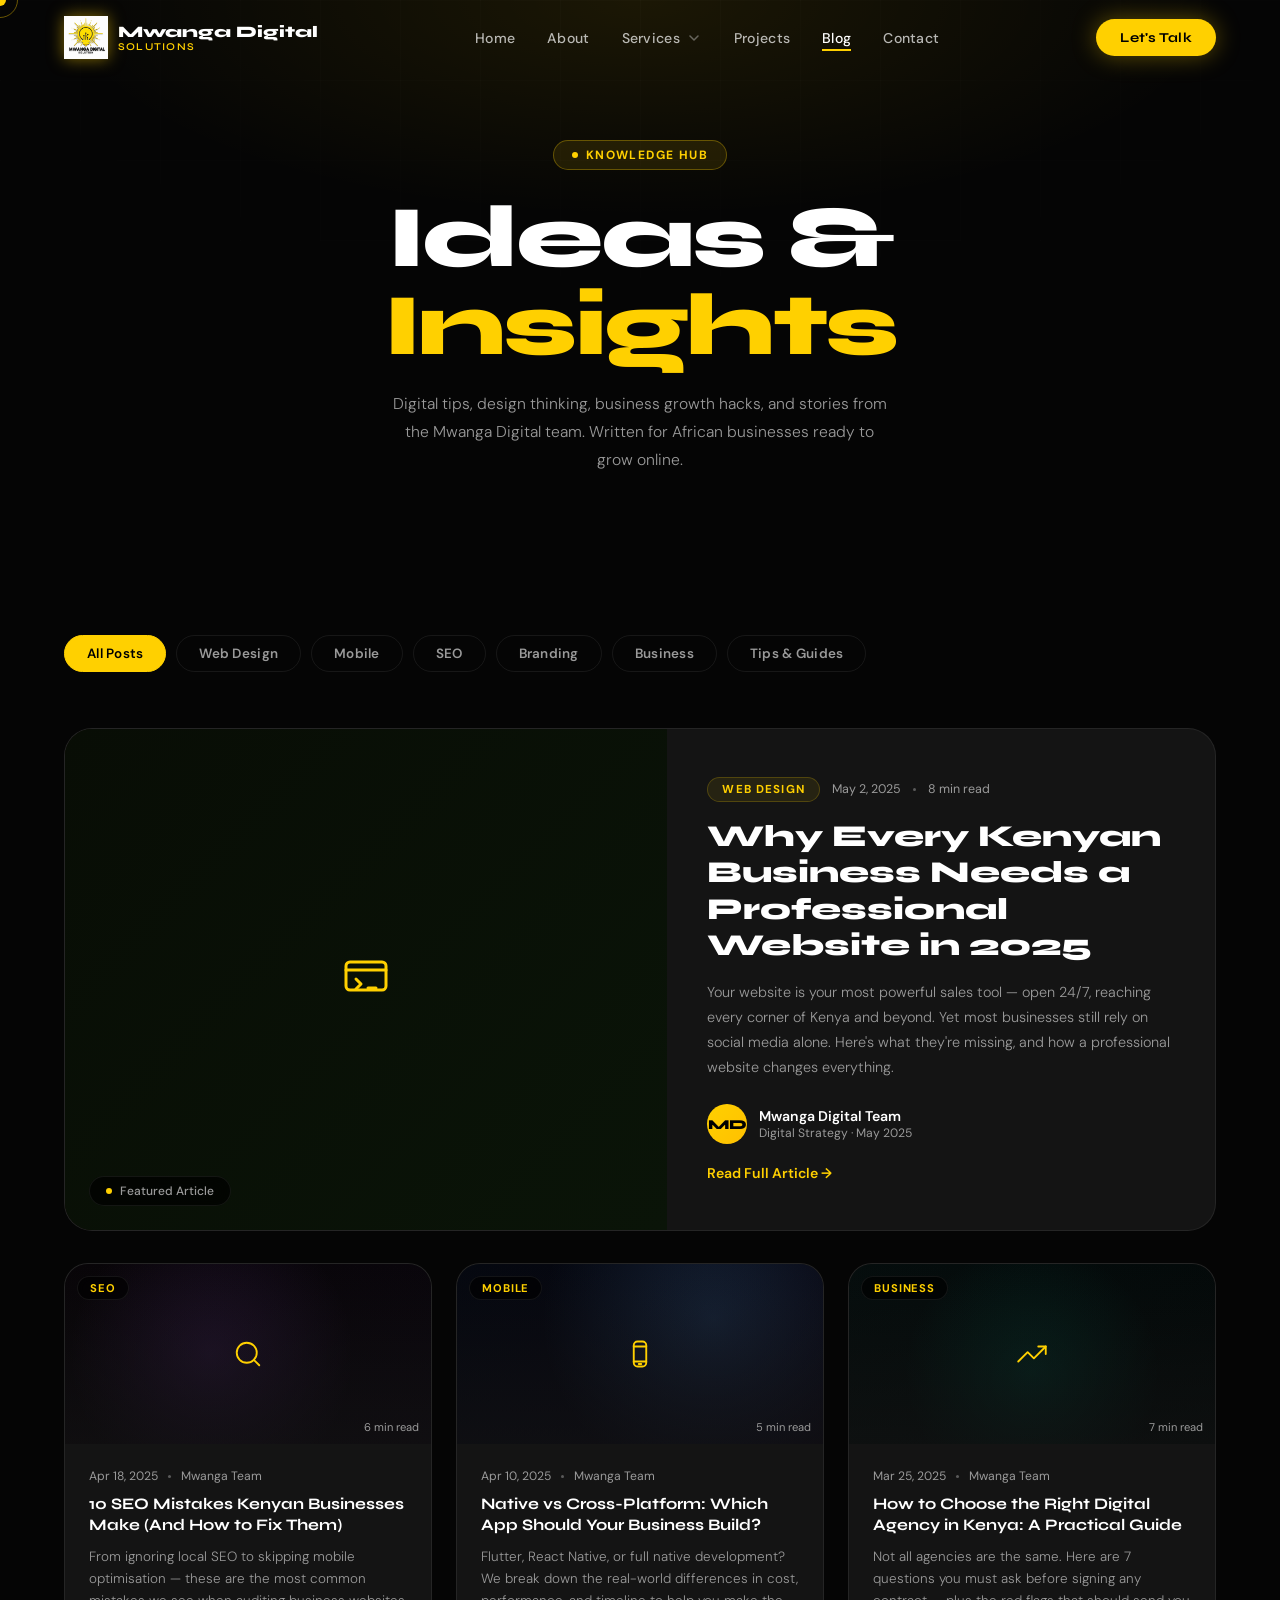
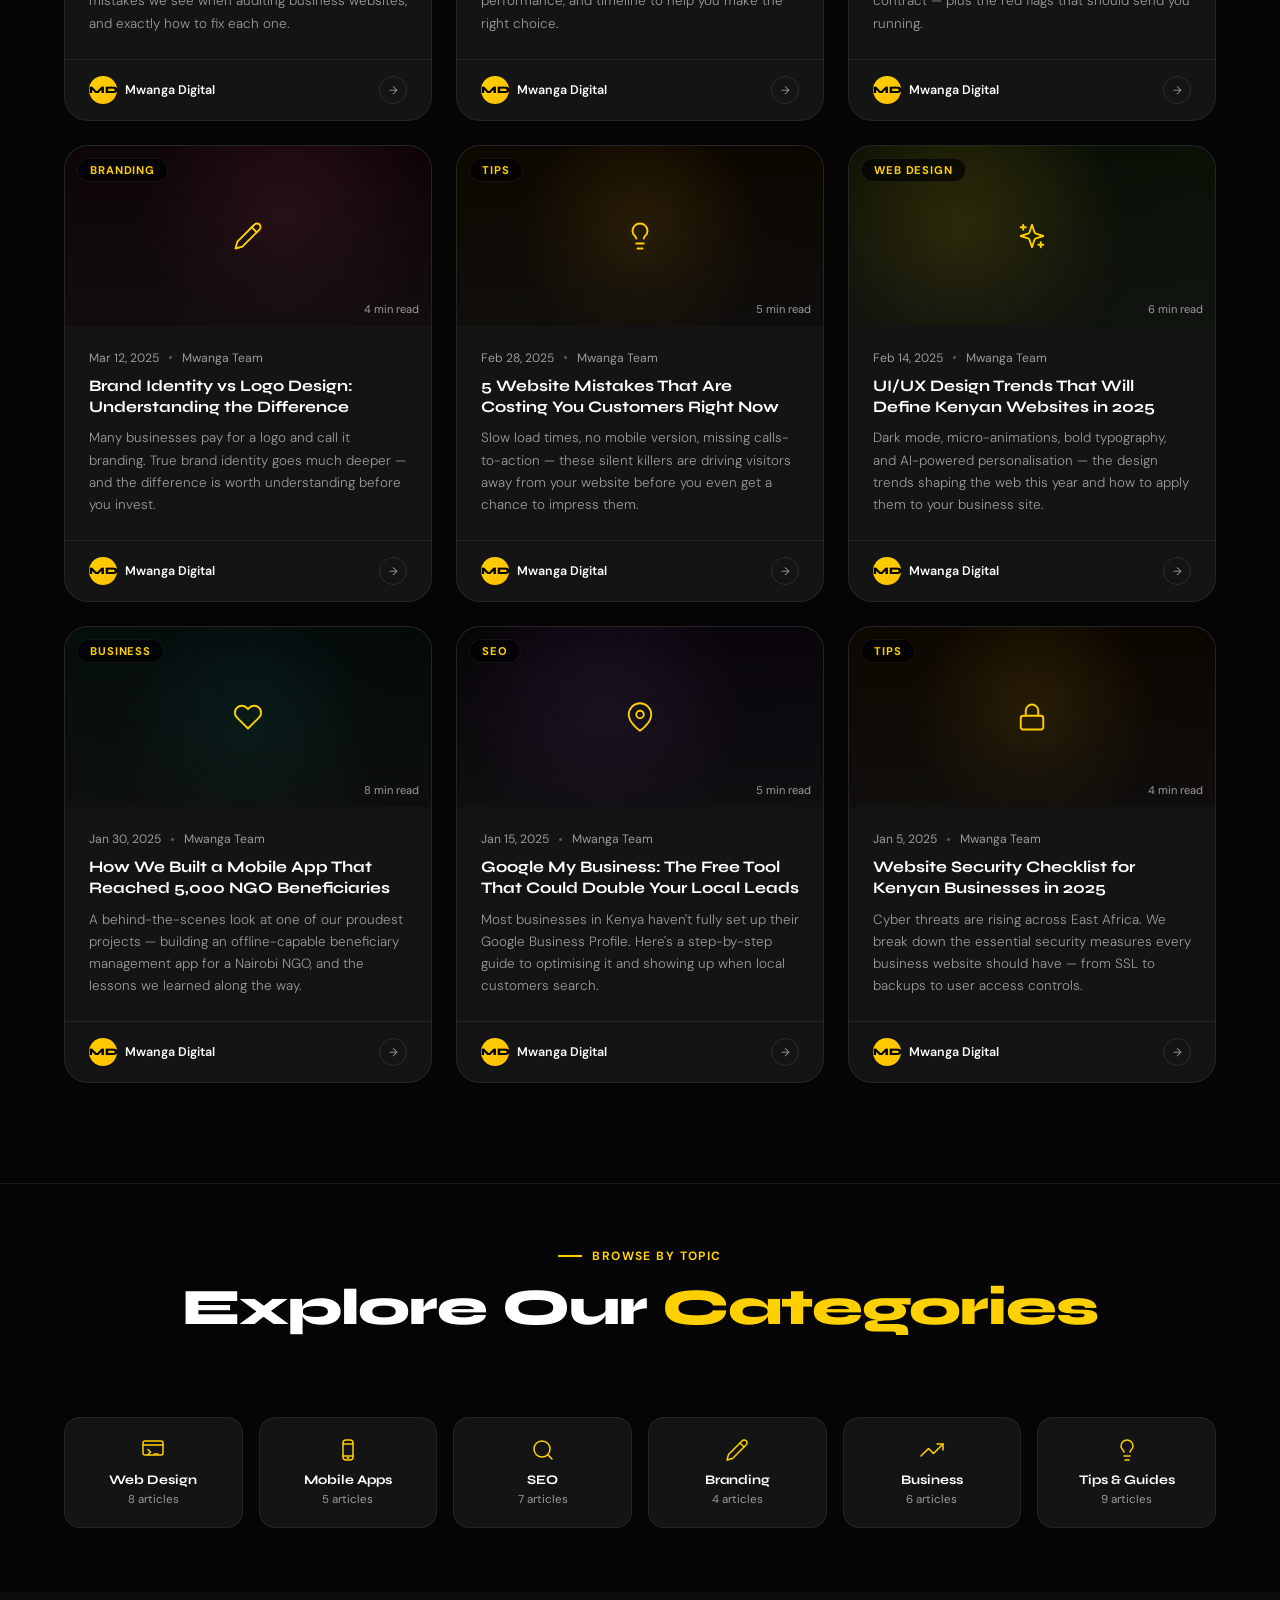
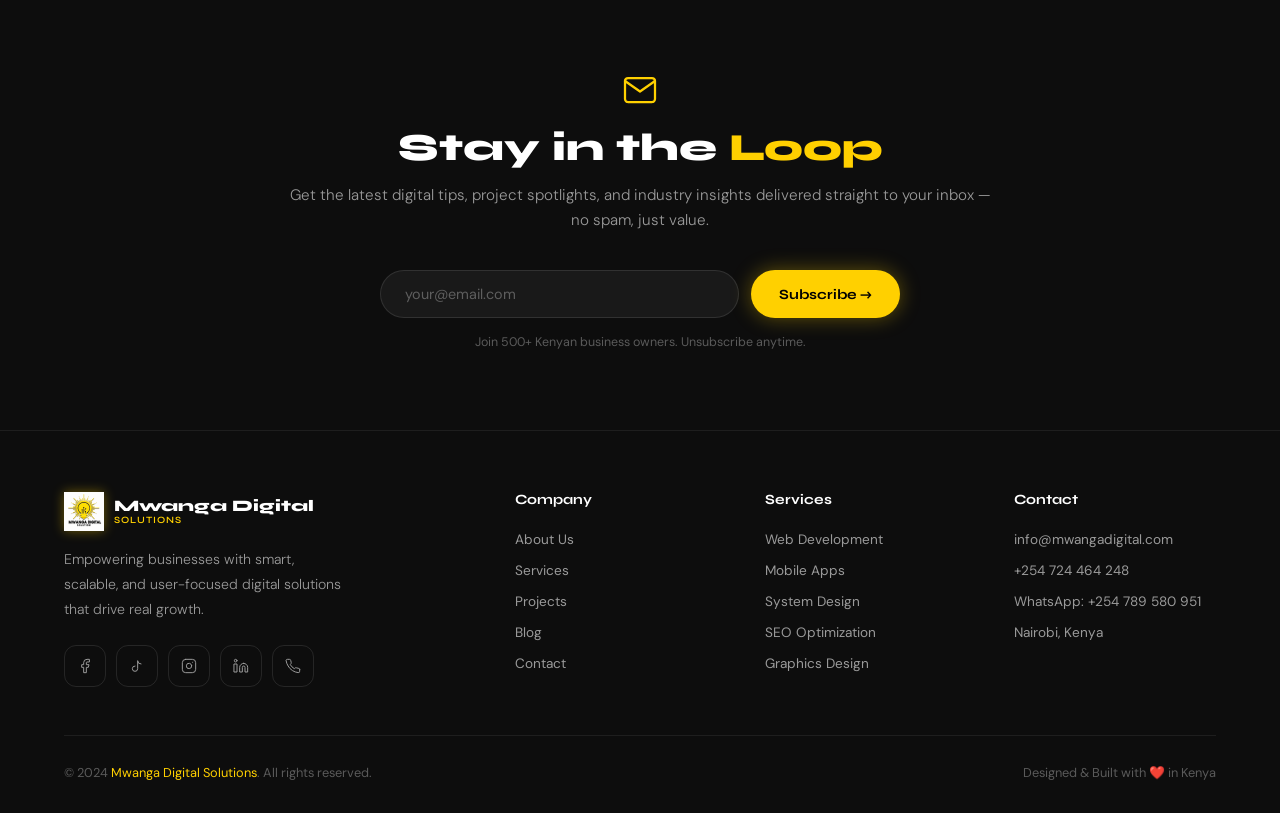
<file: blog.html>
<!DOCTYPE html>
<html lang="en">
<head>
<meta charset="UTF-8"/>
<meta name="viewport" content="width=device-width, initial-scale=1.0"/>
<title>Blog | Digital Insights, Tips & Guides — Mwanga Digital Solutions Kenya</title>
<meta name="description" content="Stay updated with the latest digital insights from Mwanga Digital Solutions — tips on web design, mobile app development, SEO strategies, branding, and technology trends for businesses in Kenya and East Africa."/>
<meta name="keywords" content="digital marketing blog kenya, web design tips nairobi, SEO kenya blog, mobile app development guide kenya, technology blog nairobi, digital strategy kenya, mwanga digital blog, website development tips, branding kenya"/>
<meta name="author" content="Mwanga Digital Solutions"/>
<meta name="robots" content="index, follow, max-snippet:-1, max-image-preview:large, max-video-preview:-1"/>
<meta name="theme-color" content="#FFD000"/>
<link rel="canonical" href="https://mwangadigital.com/blog.html"/>
<meta property="og:type" content="blog"/>
<meta property="og:site_name" content="Mwanga Digital Solutions"/>
<meta property="og:url" content="https://mwangadigital.com/blog.html"/>
<meta property="og:title" content="Blog | Digital Insights & Tips — Mwanga Digital Solutions Kenya"/>
<meta property="og:description" content="Web design tips, mobile app guides, SEO strategies & digital insights from Nairobi's trusted digital agency — Mwanga Digital Solutions."/>
<meta property="og:image" content="https://mwangadigital.com/assets/images/mwanga-logo.png"/>
<meta property="og:image:alt" content="Mwanga Digital Solutions Blog — Digital Insights Kenya"/>
<meta property="og:locale" content="en_KE"/>
<meta name="twitter:card" content="summary_large_image"/>
<meta name="twitter:title" content="Blog | Mwanga Digital Solutions — Digital Tips & Insights Kenya"/>
<meta name="twitter:description" content="Web design tips, SEO guides, app development insights & digital strategy from Nairobi's trusted digital agency."/>
<meta name="twitter:image" content="https://mwangadigital.com/assets/images/mwanga-logo.png"/>
<script type="application/ld+json">
{"@context":"https://schema.org","@graph":[{"@type":"Blog","@id":"https://mwangadigital.com/blog.html","url":"https://mwangadigital.com/blog.html","name":"Mwanga Digital Solutions Blog","description":"Digital insights, web design tips, SEO guides and technology trends from the Mwanga Digital team in Nairobi, Kenya.","inLanguage":"en-KE","publisher":{"@id":"https://mwangadigital.com/#organization"},"isPartOf":{"@id":"https://mwangadigital.com/#website"},"breadcrumb":{"@type":"BreadcrumbList","itemListElement":[{"@type":"ListItem","position":1,"name":"Home","item":"https://mwangadigital.com"},{"@type":"ListItem","position":2,"name":"Blog","item":"https://mwangadigital.com/blog.html"}]}}]}
</script>
<link rel="preconnect" href="https://fonts.googleapis.com"/>
<link rel="preconnect" href="https://fonts.gstatic.com" crossorigin/>
<link href="https://fonts.googleapis.com/css2?family=Syne:wght@400;600;700;800&family=DM+Sans:ital,wght@0,300;0,400;0,500;0,600;1,300&display=swap" rel="stylesheet"/>
<link rel="icon" type="image/png" href="assets/images/favicon.png"/>
<link rel="shortcut icon" type="image/png" href="assets/images/favicon.png"/>
<link rel="manifest" href="/site.webmanifest"/>
<link rel="stylesheet" href="assets/css/global.css"/>
<style>

/* ========================================
   HERO
   ======================================== */
#blog-hero{
  min-height:52vh;
  display:flex;align-items:center;justify-content:center;
  text-align:center;
  padding:140px 5% 80px;
  position:relative;overflow:hidden;
  background:var(--bg);
}
.bh-bg{
  position:absolute;inset:0;
  background:
    radial-gradient(ellipse 70% 60% at 50% 0%,rgba(255,208,0,0.09) 0%,transparent 65%),
    linear-gradient(to bottom,rgba(5,5,5,0) 0%,rgba(5,5,5,1) 100%);
  pointer-events:none;
}
.bh-grid{
  position:absolute;inset:0;
  background-image:
    linear-gradient(rgba(255,255,255,0.015) 1px,transparent 1px),
    linear-gradient(90deg,rgba(255,255,255,0.015) 1px,transparent 1px);
  background-size:80px 80px;
  mask-image:radial-gradient(ellipse 80% 80% at 50% 0%,black 0%,transparent 100%);
  pointer-events:none;
}
.bh-inner{position:relative;z-index:2;max-width:680px}
.bh-tag{
  display:inline-flex;align-items:center;gap:8px;
  background:rgba(255,208,0,0.1);border:1px solid rgba(255,208,0,0.3);
  padding:6px 18px;border-radius:100px;
  font-size:0.75rem;font-weight:700;color:var(--gold);
  letter-spacing:0.12em;text-transform:uppercase;margin-bottom:24px;
}
.bh-tag::before{content:'';width:6px;height:6px;background:var(--gold);border-radius:50%;animation:pulse 2s infinite}
.bh-h1{
  font-family:var(--font-display);
  font-size:clamp(3rem,7vw,5.5rem);
  font-weight:800;line-height:1.0;
  letter-spacing:-0.03em;
}
.bh-h1 span{color:var(--gold)}
.bh-sub{
  color:var(--grey);font-size:0.98rem;line-height:1.8;
  font-weight:300;margin-top:20px;max-width:500px;
  margin-left:auto;margin-right:auto;
}

/* ========================================
   BLOG MAIN
   ======================================== */
#blog-main{
  padding:80px 5% 100px;
  background:var(--bg);
}
.blog-wrap{max-width:1400px;margin:0 auto}

/* Filter tabs */
.blog-filter-tabs{
  display:flex;gap:10px;flex-wrap:wrap;margin-bottom:56px;
}
.blog-tab{
  padding:9px 22px;border-radius:100px;
  border:1px solid var(--border);
  background:transparent;color:var(--grey);
  font-family:var(--font-body);font-size:0.84rem;font-weight:600;
  cursor:pointer;transition:all 0.25s;
  letter-spacing:0.02em;
}
.blog-tab:hover{border-color:rgba(255,208,0,0.3);color:var(--white)}
.blog-tab.active{background:var(--gold);border-color:var(--gold);color:#000}

/* ========================================
   FEATURED ARTICLE
   ======================================== */
.blog-featured{
  display:grid;grid-template-columns:1.1fr 1fr;
  background:var(--card);border:1px solid var(--border);border-radius:28px;
  overflow:hidden;margin-bottom:32px;
  transition:border-color 0.3s,box-shadow 0.4s;
  cursor:pointer;
}
.blog-featured:hover{
  border-color:rgba(255,208,0,0.2);
  box-shadow:0 32px 80px rgba(0,0,0,0.5);
}
.bf-visual{
  position:relative;overflow:hidden;min-height:360px;
  background:linear-gradient(135deg,#0d0b00,#0a0800);
  display:flex;align-items:center;justify-content:center;
}
.bf-visual::before{
  content:'';position:absolute;inset:0;
  background:radial-gradient(circle at 40% 50%,rgba(255,208,0,0.15) 0%,transparent 60%);
}
.bf-icon{position:relative;z-index:1;display:flex;align-items:center;justify-content:center}
.bf-icon svg{width:48px;height:48px;color:var(--gold)}
.bf-visual-text{
  position:absolute;bottom:24px;left:24px;
  display:flex;align-items:center;gap:8px;
  background:rgba(0,0,0,0.7);backdrop-filter:blur(10px);
  border:1px solid var(--border);border-radius:100px;
  padding:6px 16px;font-size:0.75rem;color:var(--grey);font-weight:500;
  z-index:2;
}
.bf-visual-text::before{content:'';width:6px;height:6px;border-radius:50%;background:var(--gold);animation:pulse 2s infinite}

.bf-content{padding:48px 40px;display:flex;flex-direction:column;justify-content:center;gap:16px}
.bf-meta{display:flex;align-items:center;gap:12px;flex-wrap:wrap}
.bf-cat{
  background:rgba(255,208,0,0.08);border:1px solid rgba(255,208,0,0.2);
  padding:4px 14px;border-radius:100px;
  font-size:0.72rem;font-weight:700;color:var(--gold);
  letter-spacing:0.1em;text-transform:uppercase;
}
.bf-date{font-size:0.78rem;color:var(--grey)}
.bf-read{font-size:0.78rem;color:var(--grey)}
.bf-title{
  font-family:var(--font-display);font-size:1.9rem;font-weight:800;
  line-height:1.2;
}
.bf-excerpt{color:var(--grey);font-size:0.9rem;line-height:1.75;font-weight:300}
.bf-author{display:flex;align-items:center;gap:12px;margin-top:8px}
.bf-avatar{
  width:40px;height:40px;border-radius:50%;
  background:linear-gradient(135deg,var(--gold),var(--gold2));
  display:flex;align-items:center;justify-content:center;
  font-family:var(--font-display);font-weight:800;font-size:0.85rem;color:#000;flex-shrink:0;
}
.bf-author-name{font-weight:600;font-size:0.88rem}
.bf-author-role{font-size:0.76rem;color:var(--grey)}
.bf-read-link{
  display:inline-flex;align-items:center;gap:8px;
  color:var(--gold);font-weight:600;font-size:0.88rem;
  text-decoration:none;margin-top:4px;
  transition:gap 0.3s;
}
.bf-read-link:hover{gap:14px}

/* ========================================
   BLOG GRID
   ======================================== */
.blog-grid{
  display:grid;grid-template-columns:repeat(3,1fr);gap:24px;
}
.blog-card{
  background:var(--card);border:1px solid var(--border);border-radius:24px;
  overflow:hidden;display:flex;flex-direction:column;
  transition:transform 0.4s,border-color 0.4s,box-shadow 0.4s;
  cursor:pointer;
}
.blog-card:hover{
  transform:translateY(-6px);
  border-color:rgba(255,208,0,0.2);
  box-shadow:0 24px 60px rgba(0,0,0,0.5);
}
.bc-visual{
  height:180px;position:relative;overflow:hidden;
  display:flex;align-items:center;justify-content:center;
}
.bc-visual::after{
  content:'';position:absolute;inset:0;
  background:linear-gradient(to top,rgba(20,20,20,0.6),transparent);
}
/* Category color variants */
.bcv-web{background:linear-gradient(135deg,#080d05,#0a1408)}
.bcv-web .bc-bg{background:radial-gradient(circle at 30% 50%,rgba(255,208,0,0.18) 0%,transparent 60%)}
.bcv-app{background:linear-gradient(135deg,#050810,#080510)}
.bcv-app .bc-bg{background:radial-gradient(circle at 70% 30%,rgba(100,180,255,0.15) 0%,transparent 60%)}
.bcv-seo{background:linear-gradient(135deg,#080508,#0a060d)}
.bcv-seo .bc-bg{background:radial-gradient(circle at 40% 50%,rgba(180,100,255,0.12) 0%,transparent 60%)}
.bcv-brand{background:linear-gradient(135deg,#0d0508,#100308)}
.bcv-brand .bc-bg{background:radial-gradient(circle at 60% 40%,rgba(255,100,120,0.12) 0%,transparent 60%)}
.bcv-biz{background:linear-gradient(135deg,#050d0d,#030808)}
.bcv-biz .bc-bg{background:radial-gradient(circle at 50% 60%,rgba(0,220,180,0.1) 0%,transparent 60%)}
.bcv-tips{background:linear-gradient(135deg,#0d0800,#0a0500)}
.bcv-tips .bc-bg{background:radial-gradient(circle at 50% 50%,rgba(255,180,0,0.15) 0%,transparent 60%)}

.bc-bg{position:absolute;inset:0}
.bc-icon{position:relative;z-index:1;display:flex;align-items:center;justify-content:center}
.bc-icon svg{width:30px;height:30px;color:var(--gold)}
.bc-cat-pill{
  position:absolute;top:12px;left:12px;
  background:rgba(0,0,0,0.65);backdrop-filter:blur(8px);
  border:1px solid var(--border);border-radius:100px;
  padding:4px 12px;font-size:0.7rem;font-weight:700;
  color:var(--gold);letter-spacing:0.08em;text-transform:uppercase;
  z-index:2;
}
.bc-read-time{
  position:absolute;bottom:10px;right:12px;
  font-size:0.7rem;color:var(--grey);z-index:2;
}

.bc-body{padding:24px;flex:1;display:flex;flex-direction:column;gap:10px}
.bc-meta{display:flex;align-items:center;gap:10px}
.bc-date{font-size:0.76rem;color:var(--grey)}
.bc-dot{width:3px;height:3px;border-radius:50%;background:var(--grey2)}
.bc-author-tag{font-size:0.76rem;color:var(--grey)}
.bc-title{
  font-family:var(--font-display);font-weight:700;
  font-size:1rem;line-height:1.3;
  transition:color 0.3s;
}
.blog-card:hover .bc-title{color:var(--gold)}
.bc-excerpt{color:var(--grey);font-size:0.84rem;line-height:1.65;font-weight:300;flex:1}
.bc-footer{
  padding:16px 24px;border-top:1px solid var(--border);
  display:flex;align-items:center;justify-content:space-between;
}
.bc-author{display:flex;align-items:center;gap:8px}
.bc-av{
  width:28px;height:28px;border-radius:50%;
  background:linear-gradient(135deg,var(--gold),var(--gold2));
  display:flex;align-items:center;justify-content:center;
  font-size:0.62rem;font-weight:800;color:#000;font-family:var(--font-display);
}
.bc-name{font-size:0.78rem;font-weight:600}
.bc-arrow{
  width:28px;height:28px;border-radius:50%;
  border:1px solid rgba(255,255,255,0.1);
  display:flex;align-items:center;justify-content:center;
  font-size:0.7rem;color:var(--grey);transition:all 0.3s;
}
.blog-card:hover .bc-arrow{background:var(--gold);border-color:var(--gold);color:#000;transform:rotate(45deg)}

/* ========================================
   NEWSLETTER STRIP
   ======================================== */
#blog-newsletter{
  padding:80px 5%;
  background:var(--bg2);
}
.newsletter-inner{
  max-width:700px;margin:0 auto;
  text-align:center;
}
.nl-icon{margin-bottom:16px;display:flex;align-items:center;justify-content:center}
.nl-icon svg{width:36px;height:36px;color:var(--gold)}
.nl-h2{
  font-family:var(--font-display);font-size:clamp(1.8rem,3vw,2.6rem);
  font-weight:800;margin-bottom:12px;
}
.nl-h2 span{color:var(--gold)}
.nl-sub{color:var(--grey);font-size:0.95rem;line-height:1.7;margin-bottom:36px;font-weight:300}
.nl-form{
  display:flex;gap:12px;max-width:520px;margin:0 auto;
}
.nl-input{
  flex:1;background:rgba(255,255,255,0.05);
  border:1px solid rgba(255,255,255,0.1);border-radius:100px;
  padding:14px 24px;color:var(--white);
  font-family:var(--font-body);font-size:0.9rem;
  outline:none;transition:border-color 0.3s;
}
.nl-input::placeholder{color:rgba(255,255,255,0.3)}
.nl-input:focus{border-color:rgba(255,208,0,0.4)}
.nl-btn{
  background:var(--gold);color:#000;
  font-family:var(--font-display);font-weight:700;font-size:0.88rem;
  padding:14px 28px;border-radius:100px;border:none;cursor:pointer;
  transition:transform 0.2s,box-shadow 0.3s;white-space:nowrap;
  box-shadow:0 0 20px rgba(255,208,0,0.35);
}
.nl-btn:hover{transform:translateY(-2px);box-shadow:0 0 32px rgba(255,208,0,0.55)}
.nl-note{font-size:0.78rem;color:var(--grey2);margin-top:16px}

/* ========================================
   BLOG SIDEBAR TOPICS
   ======================================== */
#blog-topics{
  padding:64px 5%;
  background:var(--bg);
  border-top:1px solid var(--border);
}
.topics-wrap{max-width:1400px;margin:0 auto}
.topics-grid{
  display:grid;grid-template-columns:repeat(6,1fr);gap:16px;margin-top:40px;
}
.topic-card{
  background:var(--card);border:1px solid var(--border);border-radius:16px;
  padding:20px 16px;text-align:center;cursor:pointer;
  transition:all 0.3s;
}
.topic-card:hover{border-color:rgba(255,208,0,0.3);background:rgba(255,208,0,0.03);transform:translateY(-3px)}
.topic-icon{margin-bottom:10px;display:flex;align-items:center;justify-content:center}
.topic-icon svg{width:24px;height:24px;color:var(--gold)}
.topic-name{font-family:var(--font-display);font-weight:700;font-size:0.82rem}
.topic-count{font-size:0.72rem;color:var(--grey);margin-top:4px}

/* ========================================
   RESPONSIVE
   ======================================== */
@media(max-width:1100px){
  .blog-grid{grid-template-columns:repeat(2,1fr)}
  .topics-grid{grid-template-columns:repeat(3,1fr)}
}
@media(max-width:900px){
  .blog-featured{grid-template-columns:1fr}
  .bf-visual{min-height:220px}
  .bf-content{padding:32px 28px}
  .topics-grid{grid-template-columns:repeat(3,1fr)}
}
@media(max-width:600px){
  .blog-grid{grid-template-columns:1fr}
  .topics-grid{grid-template-columns:repeat(2,1fr)}
  .nl-form{flex-direction:column}
  .nl-btn{width:100%}
}
@media(max-width:480px){
  .bf-content{padding:24px 20px}
  .bf-title{font-size:1.5rem}
  .bf-excerpt{font-size:0.85rem}
  .topics-grid{grid-template-columns:repeat(2,1fr)}
  .bh-h1{font-size:clamp(2.2rem,10vw,3.5rem)}
  .blog-filter-tabs{gap:8px}
  .blog-tab{padding:7px 14px;font-size:0.78rem}
  .bc-body{padding:18px}
  .topic-card{padding:16px 10px}
}
</style>
</head>
<body>

<!-- CURSOR -->
<div id="cursor"></div>
<div id="cursor-trail"></div>

<!-- NAVBAR -->
<nav id="navbar">
  <a href="index.html" class="nav-logo">
    <img src="assets/images/mwanga-logo.png" alt="Mwanga Digital Solutions Logo"/>
    <div class="nav-logo-text">Mwanga Digital<span>Solutions</span></div>
  </a>
  <ul class="nav-links">
    <li><a href="index.html">Home</a></li>
    <li><a href="about.html">About</a></li>
    <li class="has-dropdown">
      <a href="services.html">Services <span class="drop-arrow"><svg viewBox="0 0 10 6" fill="none" stroke="currentColor" stroke-width="1.5" stroke-linecap="round" stroke-linejoin="round"><path d="M1 1l4 4 4-4"/></svg></span></a>
      <div class="nav-dropdown">
        <div class="nd-split">
          <div class="nd-left">
            <a href="services.html#web-design" class="nd-item"><span class="nd-icon"><svg viewBox="0 0 24 24" fill="none" stroke="currentColor" stroke-width="1.5" stroke-linecap="round" stroke-linejoin="round"><rect x="2" y="3" width="20" height="14" rx="2"/><path d="M2 7h20M7 11.5l2.5 2.5-2.5 2.5M13 16h4"/></svg></span><span><span class="nd-title">Website Design & Development</span><span class="nd-sub">Corporate, e-commerce & custom sites</span></span></a>
            <a href="services.html#mobile-apps" class="nd-item"><span class="nd-icon"><svg viewBox="0 0 24 24" fill="none" stroke="currentColor" stroke-width="1.5" stroke-linecap="round" stroke-linejoin="round"><rect x="7" y="2" width="10" height="20" rx="3"/><path d="M7 6h10M7 18h10M11 20h2"/></svg></span><span><span class="nd-title">Mobile App Development</span><span class="nd-sub">Android, iOS & cross-platform apps</span></span></a>
            <a href="services.html#systems" class="nd-item"><span class="nd-icon"><svg viewBox="0 0 24 24" fill="none" stroke="currentColor" stroke-width="1.5" stroke-linecap="round" stroke-linejoin="round"><rect x="7" y="7" width="10" height="10" rx="1"/><path d="M9 7V5M12 7V5M15 7V5M9 19v-2M12 19v-2M15 19v-2M5 9H7M5 12H7M5 15H7M17 9h2M17 12h2M17 15h2"/></svg></span><span><span class="nd-title">System Design & Development</span><span class="nd-sub">CRM, school, inventory & custom systems</span></span></a>
            <a href="services.html#seo" class="nd-item"><span class="nd-icon"><svg viewBox="0 0 24 24" fill="none" stroke="currentColor" stroke-width="1.5" stroke-linecap="round" stroke-linejoin="round"><circle cx="10" cy="10" r="6"/><path d="m21 21-4.35-4.35M7 13l2-2 2 2 2-3"/></svg></span><span><span class="nd-title">SEO Optimization</span><span class="nd-sub">Rankings, visibility & local SEO</span></span></a>
            <a href="services.html#redesign" class="nd-item"><span class="nd-icon"><svg viewBox="0 0 24 24" fill="none" stroke="currentColor" stroke-width="1.5" stroke-linecap="round" stroke-linejoin="round"><path d="M3 12a9 9 0 1 0 9-9 9.75 9.75 0 0 0-6.74 2.74L3 8"/><path d="M3 3v5h5"/></svg></span><span><span class="nd-title">Website Redesign</span><span class="nd-sub">Modern UI/UX & performance upgrades</span></span></a>
            <a href="services.html#maintenance" class="nd-item"><span class="nd-icon"><svg viewBox="0 0 24 24" fill="none" stroke="currentColor" stroke-width="1.5" stroke-linecap="round" stroke-linejoin="round"><path d="M12 2 3 6v6c0 5.25 3.8 10.74 9 12 5.2-1.26 9-6.75 9-12V6Z"/><path d="m9 12 2 2 4-4"/></svg></span><span><span class="nd-title">Maintenance & Support</span><span class="nd-sub">Security, updates & ongoing care</span></span></a>
            <a href="services.html#graphics" class="nd-item"><span class="nd-icon"><svg viewBox="0 0 24 24" fill="none" stroke="currentColor" stroke-width="1.5" stroke-linecap="round" stroke-linejoin="round"><path d="M17 3a2.85 2.83 0 1 1 4 4L7.5 20.5 2 22l1.5-5.5Z"/><path d="m15 5 4 4"/></svg></span><span><span class="nd-title">Graphics Design</span><span class="nd-sub">Branding, logos & visual identity</span></span></a>
          </div>
          <div class="nd-right">
            <div class="nd-r-eyebrow">Our Expertise</div>
            <div class="nd-r-heading">Digital<br/>Solutions<br/>That <span>Deliver</span></div>
            <p class="nd-r-sub">7 specialist services. One focused team. Zero compromise.</p>
            <div class="nd-r-divider"></div>
            <div class="nd-r-stats">
              <div class="nd-r-stat"><span class="nd-r-stat-n">50+</span><span class="nd-r-stat-l">Projects delivered</span></div>
              <div class="nd-r-stat"><span class="nd-r-stat-n">98%</span><span class="nd-r-stat-l">Client satisfaction</span></div>
              <div class="nd-r-stat"><span class="nd-r-stat-n">5yr</span><span class="nd-r-stat-l">Industry experience</span></div>
            </div>
            <a href="services.html" class="nd-r-cta">View All Services →</a>
          </div>
        </div>
      </div>
    </li>
    <li><a href="projects.html">Projects</a></li>
    <li><a href="blog.html">Blog</a></li>
    <li><a href="contact.html">Contact</a></li>
  </ul>
  <a href="contact.html" class="nav-cta">Let's Talk</a>
  <div class="nav-hamburger" onclick="toggleMobileMenu()">
    <span></span><span></span><span></span>
  </div>
</nav>

<!-- MOBILE MENU OVERLAY -->
<div id="mob-overlay" onclick="closeMobileMenu()"></div>
<!-- MOBILE MENU -->
<div id="mobile-menu">
  <div class="mob-head">
    <a href="index.html" class="mob-logo-wrap" onclick="closeMobileMenu()">
      <img src="assets/images/mwanga-logo.png" alt="Mwanga Digital Solutions"/>
      <div class="mob-logo-name">Mwanga Digital<span class="mob-logo-sub">Solutions</span></div>
    </a>
    <button class="mob-x-btn" onclick="closeMobileMenu()" aria-label="Close menu">
      <svg viewBox="0 0 24 24" fill="none" stroke="currentColor" stroke-width="2" stroke-linecap="round" stroke-linejoin="round"><path d="M18 6 6 18M6 6l12 12"/></svg>
    </button>
  </div>
  <nav class="mob-nav">
    <a href="index.html" class="mob-link" onclick="closeMobileMenu()">Home<svg class="mob-chevron" viewBox="0 0 24 24" fill="none" stroke="currentColor" stroke-width="2" stroke-linecap="round" stroke-linejoin="round"><path d="m9 18 6-6-6-6"/></svg></a>
    <a href="about.html" class="mob-link" onclick="closeMobileMenu()">About<svg class="mob-chevron" viewBox="0 0 24 24" fill="none" stroke="currentColor" stroke-width="2" stroke-linecap="round" stroke-linejoin="round"><path d="m9 18 6-6-6-6"/></svg></a>
    <button class="mob-link mob-svc-toggle" onclick="toggleServicesMenu()">Services<svg class="mob-chevron mob-svc-chevron" viewBox="0 0 24 24" fill="none" stroke="currentColor" stroke-width="2" stroke-linecap="round" stroke-linejoin="round"><path d="m9 18 6-6-6-6"/></svg></button>
    <div class="mob-svc-panel">
      <a href="services.html#web-design" class="mob-svc-item" onclick="closeMobileMenu()"><span class="mob-svc-dot"></span>Web Design &amp; Development</a>
      <a href="services.html#mobile-apps" class="mob-svc-item" onclick="closeMobileMenu()"><span class="mob-svc-dot"></span>Mobile App Development</a>
      <a href="services.html#systems" class="mob-svc-item" onclick="closeMobileMenu()"><span class="mob-svc-dot"></span>System Development</a>
      <a href="services.html#seo" class="mob-svc-item" onclick="closeMobileMenu()"><span class="mob-svc-dot"></span>SEO Optimization</a>
      <a href="services.html#redesign" class="mob-svc-item" onclick="closeMobileMenu()"><span class="mob-svc-dot"></span>Website Redesign</a>
      <a href="services.html#maintenance" class="mob-svc-item" onclick="closeMobileMenu()"><span class="mob-svc-dot"></span>Maintenance &amp; Support</a>
      <a href="services.html#graphics" class="mob-svc-item" onclick="closeMobileMenu()"><span class="mob-svc-dot"></span>Graphics Design</a>
    </div>
    <div class="mob-divider"></div>
    <a href="projects.html" class="mob-link" onclick="closeMobileMenu()">Projects<svg class="mob-chevron" viewBox="0 0 24 24" fill="none" stroke="currentColor" stroke-width="2" stroke-linecap="round" stroke-linejoin="round"><path d="m9 18 6-6-6-6"/></svg></a>
    <a href="blog.html" class="mob-link active" onclick="closeMobileMenu()">Blog<svg class="mob-chevron" viewBox="0 0 24 24" fill="none" stroke="currentColor" stroke-width="2" stroke-linecap="round" stroke-linejoin="round"><path d="m9 18 6-6-6-6"/></svg></a>
    <a href="contact.html" class="mob-link" onclick="closeMobileMenu()">Contact<svg class="mob-chevron" viewBox="0 0 24 24" fill="none" stroke="currentColor" stroke-width="2" stroke-linecap="round" stroke-linejoin="round"><path d="m9 18 6-6-6-6"/></svg></a>
  </nav>
  <div class="mob-foot">
    <a href="contact.html" class="mob-cta" onclick="closeMobileMenu()">Let's Talk →</a>
    <div class="mob-contacts">
      <a href="tel:+254724464248" class="mob-contact-link"><svg viewBox="0 0 24 24" fill="none" stroke="currentColor" stroke-width="1.5" stroke-linecap="round" stroke-linejoin="round"><path d="M22 16.92v3a2 2 0 0 1-2.18 2 19.79 19.79 0 0 1-8.63-3.07A19.5 19.5 0 0 1 4.09 10a19.79 19.79 0 0 1-3.07-8.67A2 2 0 0 1 2.98 2h3a2 2 0 0 1 2 1.72 12.84 12.84 0 0 0 .7 2.81 2 2 0 0 1-.45 2.11L7 8a16 16 0 0 0 9 9l1.36-1.22a2 2 0 0 1 2.11-.45 12.84 12.84 0 0 0 2.81.7A2 2 0 0 1 22 16.92z"/></svg>+254 724 464248</a>
      <a href="mailto:info@mwangadigital.com" class="mob-contact-link"><svg viewBox="0 0 24 24" fill="none" stroke="currentColor" stroke-width="1.5" stroke-linecap="round" stroke-linejoin="round"><rect x="2" y="4" width="20" height="16" rx="2"/><path d="m22 7-8.97 5.7a1.94 1.94 0 0 1-2.06 0L2 7"/></svg>info@mwangadigital.com</a>
    </div>
  </div>
</div>


<!-- ===== HERO ===== -->
<section id="blog-hero">
  <div class="bh-bg"></div>
  <div class="bh-grid"></div>
  <div class="bh-inner fade-up">
    <div class="bh-tag">Knowledge Hub</div>
    <h1 class="bh-h1">Ideas &<br/><span>Insights</span></h1>
    <p class="bh-sub">Digital tips, design thinking, business growth hacks, and stories from the Mwanga Digital team. Written for African businesses ready to grow online.</p>
  </div>
</section>

<!-- ===== BLOG MAIN ===== -->
<section id="blog-main">
  <div class="blog-wrap">

    <div class="blog-filter-tabs fade-up">
      <button class="blog-tab active" onclick="filterBlog('all', this)">All Posts</button>
      <button class="blog-tab" onclick="filterBlog('web', this)">Web Design</button>
      <button class="blog-tab" onclick="filterBlog('app', this)">Mobile</button>
      <button class="blog-tab" onclick="filterBlog('seo', this)">SEO</button>
      <button class="blog-tab" onclick="filterBlog('brand', this)">Branding</button>
      <button class="blog-tab" onclick="filterBlog('biz', this)">Business</button>
      <button class="blog-tab" onclick="filterBlog('tips', this)">Tips & Guides</button>
    </div>

    <!-- Featured Post -->
    <div class="blog-featured fade-up" data-cat="web">
      <div class="bf-visual">
        <div class="bc-bg bcv-web" style="position:absolute;inset:0"></div>
        <div class="bf-icon"><svg viewBox="0 0 24 24" fill="none" stroke="currentColor" stroke-width="1.5" stroke-linecap="round" stroke-linejoin="round"><rect x="2" y="3" width="20" height="14" rx="2"/><path d="M2 7h20M7 11.5l2.5 2.5-2.5 2.5M13 16h4"/></svg></div>
        <div class="bf-visual-text">Featured Article</div>
      </div>
      <div class="bf-content">
        <div class="bf-meta">
          <span class="bf-cat">Web Design</span>
          <span class="bf-date">May 2, 2025</span>
          <span class="bf-dot" style="width:3px;height:3px;border-radius:50%;background:var(--grey2)"></span>
          <span class="bf-read">8 min read</span>
        </div>
        <h2 class="bf-title">Why Every Kenyan Business Needs a Professional Website in 2025</h2>
        <p class="bf-excerpt">Your website is your most powerful sales tool — open 24/7, reaching every corner of Kenya and beyond. Yet most businesses still rely on social media alone. Here's what they're missing, and how a professional website changes everything.</p>
        <div class="bf-author">
          <div class="bf-avatar">MD</div>
          <div>
            <div class="bf-author-name">Mwanga Digital Team</div>
            <div class="bf-author-role">Digital Strategy · May 2025</div>
          </div>
        </div>
        <a href="#" class="bf-read-link">Read Full Article →</a>
      </div>
    </div>

    <!-- Blog Grid -->
    <div class="blog-grid" id="blog-grid">

      <div class="blog-card fade-up" data-cat="seo">
        <div class="bc-visual bcv-seo">
          <div class="bc-bg bcv-seo"></div>
          <div class="bc-cat-pill">SEO</div>
          <div class="bc-icon"><svg viewBox="0 0 24 24" fill="none" stroke="currentColor" stroke-width="1.5" stroke-linecap="round" stroke-linejoin="round"><circle cx="11" cy="11" r="8"/><path d="m21 21-4.35-4.35"/></svg></div>
          <div class="bc-read-time">6 min read</div>
        </div>
        <div class="bc-body">
          <div class="bc-meta">
            <span class="bc-date">Apr 18, 2025</span>
            <div class="bc-dot"></div>
            <span class="bc-author-tag">Mwanga Team</span>
          </div>
          <h3 class="bc-title">10 SEO Mistakes Kenyan Businesses Make (And How to Fix Them)</h3>
          <p class="bc-excerpt">From ignoring local SEO to skipping mobile optimisation — these are the most common mistakes we see when auditing business websites, and exactly how to fix each one.</p>
        </div>
        <div class="bc-footer">
          <div class="bc-author">
            <div class="bc-av">MD</div>
            <span class="bc-name">Mwanga Digital</span>
          </div>
          <div class="bc-arrow">→</div>
        </div>
      </div>

      <div class="blog-card fade-up" data-cat="app">
        <div class="bc-visual bcv-app">
          <div class="bc-bg bcv-app"></div>
          <div class="bc-cat-pill">Mobile</div>
          <div class="bc-icon"><svg viewBox="0 0 24 24" fill="none" stroke="currentColor" stroke-width="1.5" stroke-linecap="round" stroke-linejoin="round"><rect x="7" y="2" width="10" height="20" rx="3"/><path d="M7 6h10M7 18h10M11 20h2"/></svg></div>
          <div class="bc-read-time">5 min read</div>
        </div>
        <div class="bc-body">
          <div class="bc-meta">
            <span class="bc-date">Apr 10, 2025</span>
            <div class="bc-dot"></div>
            <span class="bc-author-tag">Mwanga Team</span>
          </div>
          <h3 class="bc-title">Native vs Cross-Platform: Which App Should Your Business Build?</h3>
          <p class="bc-excerpt">Flutter, React Native, or full native development? We break down the real-world differences in cost, performance, and timeline to help you make the right choice.</p>
        </div>
        <div class="bc-footer">
          <div class="bc-author">
            <div class="bc-av">MD</div>
            <span class="bc-name">Mwanga Digital</span>
          </div>
          <div class="bc-arrow">→</div>
        </div>
      </div>

      <div class="blog-card fade-up" data-cat="biz">
        <div class="bc-visual bcv-biz">
          <div class="bc-bg bcv-biz"></div>
          <div class="bc-cat-pill">Business</div>
          <div class="bc-icon"><svg viewBox="0 0 24 24" fill="none" stroke="currentColor" stroke-width="1.5" stroke-linecap="round" stroke-linejoin="round"><polyline points="23 6 13.5 15.5 8.5 10.5 1 18"/><polyline points="17 6 23 6 23 12"/></svg></div>
          <div class="bc-read-time">7 min read</div>
        </div>
        <div class="bc-body">
          <div class="bc-meta">
            <span class="bc-date">Mar 25, 2025</span>
            <div class="bc-dot"></div>
            <span class="bc-author-tag">Mwanga Team</span>
          </div>
          <h3 class="bc-title">How to Choose the Right Digital Agency in Kenya: A Practical Guide</h3>
          <p class="bc-excerpt">Not all agencies are the same. Here are 7 questions you must ask before signing any contract — plus the red flags that should send you running.</p>
        </div>
        <div class="bc-footer">
          <div class="bc-author">
            <div class="bc-av">MD</div>
            <span class="bc-name">Mwanga Digital</span>
          </div>
          <div class="bc-arrow">→</div>
        </div>
      </div>

      <div class="blog-card fade-up" data-cat="brand">
        <div class="bc-visual bcv-brand">
          <div class="bc-bg bcv-brand"></div>
          <div class="bc-cat-pill">Branding</div>
          <div class="bc-icon"><svg viewBox="0 0 24 24" fill="none" stroke="currentColor" stroke-width="1.5" stroke-linecap="round" stroke-linejoin="round"><path d="M17 3a2.85 2.83 0 1 1 4 4L7.5 20.5 2 22l1.5-5.5Z"/><path d="m15 5 4 4"/></svg></div>
          <div class="bc-read-time">4 min read</div>
        </div>
        <div class="bc-body">
          <div class="bc-meta">
            <span class="bc-date">Mar 12, 2025</span>
            <div class="bc-dot"></div>
            <span class="bc-author-tag">Mwanga Team</span>
          </div>
          <h3 class="bc-title">Brand Identity vs Logo Design: Understanding the Difference</h3>
          <p class="bc-excerpt">Many businesses pay for a logo and call it branding. True brand identity goes much deeper — and the difference is worth understanding before you invest.</p>
        </div>
        <div class="bc-footer">
          <div class="bc-author">
            <div class="bc-av">MD</div>
            <span class="bc-name">Mwanga Digital</span>
          </div>
          <div class="bc-arrow">→</div>
        </div>
      </div>

      <div class="blog-card fade-up" data-cat="tips">
        <div class="bc-visual bcv-tips">
          <div class="bc-bg bcv-tips"></div>
          <div class="bc-cat-pill">Tips</div>
          <div class="bc-icon"><svg viewBox="0 0 24 24" fill="none" stroke="currentColor" stroke-width="1.5" stroke-linecap="round" stroke-linejoin="round"><path d="M15 14c.2-1 .7-1.7 1.5-2.5 1-.9 1.5-2.2 1.5-3.5A6 6 0 0 0 6 8c0 1 .2 2.2 1.5 3.5.7.7 1.3 1.5 1.5 2.5"/><path d="M9 18h6M10 22h4"/></svg></div>
          <div class="bc-read-time">5 min read</div>
        </div>
        <div class="bc-body">
          <div class="bc-meta">
            <span class="bc-date">Feb 28, 2025</span>
            <div class="bc-dot"></div>
            <span class="bc-author-tag">Mwanga Team</span>
          </div>
          <h3 class="bc-title">5 Website Mistakes That Are Costing You Customers Right Now</h3>
          <p class="bc-excerpt">Slow load times, no mobile version, missing calls-to-action — these silent killers are driving visitors away from your website before you even get a chance to impress them.</p>
        </div>
        <div class="bc-footer">
          <div class="bc-author">
            <div class="bc-av">MD</div>
            <span class="bc-name">Mwanga Digital</span>
          </div>
          <div class="bc-arrow">→</div>
        </div>
      </div>

      <div class="blog-card fade-up" data-cat="web">
        <div class="bc-visual bcv-web">
          <div class="bc-bg bcv-web"></div>
          <div class="bc-cat-pill">Web Design</div>
          <div class="bc-icon"><svg viewBox="0 0 24 24" fill="none" stroke="currentColor" stroke-width="1.5" stroke-linecap="round" stroke-linejoin="round"><path d="m12 3-1.912 5.813a2 2 0 0 1-1.275 1.275L3 12l5.813 1.912a2 2 0 0 1 1.275 1.275L12 21l1.912-5.813a2 2 0 0 1 1.275-1.275L21 12l-5.813-1.912a2 2 0 0 1-1.275-1.275L12 3Z"/><path d="M5 3v4M19 17v4M3 5h4M17 19h4"/></svg></div>
          <div class="bc-read-time">6 min read</div>
        </div>
        <div class="bc-body">
          <div class="bc-meta">
            <span class="bc-date">Feb 14, 2025</span>
            <div class="bc-dot"></div>
            <span class="bc-author-tag">Mwanga Team</span>
          </div>
          <h3 class="bc-title">UI/UX Design Trends That Will Define Kenyan Websites in 2025</h3>
          <p class="bc-excerpt">Dark mode, micro-animations, bold typography, and AI-powered personalisation — the design trends shaping the web this year and how to apply them to your business site.</p>
        </div>
        <div class="bc-footer">
          <div class="bc-author">
            <div class="bc-av">MD</div>
            <span class="bc-name">Mwanga Digital</span>
          </div>
          <div class="bc-arrow">→</div>
        </div>
      </div>

      <div class="blog-card fade-up" data-cat="biz">
        <div class="bc-visual bcv-biz">
          <div class="bc-bg bcv-biz"></div>
          <div class="bc-cat-pill">Business</div>
          <div class="bc-icon"><svg viewBox="0 0 24 24" fill="none" stroke="currentColor" stroke-width="1.5" stroke-linecap="round" stroke-linejoin="round"><path d="M20.84 4.61a5.5 5.5 0 0 0-7.78 0L12 5.67l-1.06-1.06a5.5 5.5 0 0 0-7.78 7.78l1.06 1.06L12 21.23l7.78-7.78 1.06-1.06a5.5 5.5 0 0 0 0-7.78z"/></svg></div>
          <div class="bc-read-time">8 min read</div>
        </div>
        <div class="bc-body">
          <div class="bc-meta">
            <span class="bc-date">Jan 30, 2025</span>
            <div class="bc-dot"></div>
            <span class="bc-author-tag">Mwanga Team</span>
          </div>
          <h3 class="bc-title">How We Built a Mobile App That Reached 5,000 NGO Beneficiaries</h3>
          <p class="bc-excerpt">A behind-the-scenes look at one of our proudest projects — building an offline-capable beneficiary management app for a Nairobi NGO, and the lessons we learned along the way.</p>
        </div>
        <div class="bc-footer">
          <div class="bc-author">
            <div class="bc-av">MD</div>
            <span class="bc-name">Mwanga Digital</span>
          </div>
          <div class="bc-arrow">→</div>
        </div>
      </div>

      <div class="blog-card fade-up" data-cat="seo">
        <div class="bc-visual bcv-seo">
          <div class="bc-bg bcv-seo"></div>
          <div class="bc-cat-pill">SEO</div>
          <div class="bc-icon"><svg viewBox="0 0 24 24" fill="none" stroke="currentColor" stroke-width="1.5" stroke-linecap="round" stroke-linejoin="round"><path d="M21 10c0 7-9 13-9 13s-9-6-9-13a9 9 0 0 1 18 0z"/><circle cx="12" cy="10" r="3"/></svg></div>
          <div class="bc-read-time">5 min read</div>
        </div>
        <div class="bc-body">
          <div class="bc-meta">
            <span class="bc-date">Jan 15, 2025</span>
            <div class="bc-dot"></div>
            <span class="bc-author-tag">Mwanga Team</span>
          </div>
          <h3 class="bc-title">Google My Business: The Free Tool That Could Double Your Local Leads</h3>
          <p class="bc-excerpt">Most businesses in Kenya haven't fully set up their Google Business Profile. Here's a step-by-step guide to optimising it and showing up when local customers search.</p>
        </div>
        <div class="bc-footer">
          <div class="bc-author">
            <div class="bc-av">MD</div>
            <span class="bc-name">Mwanga Digital</span>
          </div>
          <div class="bc-arrow">→</div>
        </div>
      </div>

      <div class="blog-card fade-up" data-cat="tips">
        <div class="bc-visual bcv-tips">
          <div class="bc-bg bcv-tips"></div>
          <div class="bc-cat-pill">Tips</div>
          <div class="bc-icon"><svg viewBox="0 0 24 24" fill="none" stroke="currentColor" stroke-width="1.5" stroke-linecap="round" stroke-linejoin="round"><rect x="3" y="11" width="18" height="11" rx="2" ry="2"/><path d="M7 11V7a5 5 0 0 1 10 0v4"/></svg></div>
          <div class="bc-read-time">4 min read</div>
        </div>
        <div class="bc-body">
          <div class="bc-meta">
            <span class="bc-date">Jan 5, 2025</span>
            <div class="bc-dot"></div>
            <span class="bc-author-tag">Mwanga Team</span>
          </div>
          <h3 class="bc-title">Website Security Checklist for Kenyan Businesses in 2025</h3>
          <p class="bc-excerpt">Cyber threats are rising across East Africa. We break down the essential security measures every business website should have — from SSL to backups to user access controls.</p>
        </div>
        <div class="bc-footer">
          <div class="bc-author">
            <div class="bc-av">MD</div>
            <span class="bc-name">Mwanga Digital</span>
          </div>
          <div class="bc-arrow">→</div>
        </div>
      </div>

    </div><!-- /blog-grid -->

  </div>
</section>

<!-- ===== TOPICS ===== -->
<section id="blog-topics">
  <div class="topics-wrap">
    <div class="section-header centered fade-up">
      <div class="section-label">Browse by Topic</div>
      <h2 class="section-h2">Explore Our <span style="color:var(--gold)">Categories</span></h2>
    </div>
    <div class="topics-grid">
      <div class="topic-card fade-up" onclick="filterBlog('web', document.querySelector('[onclick*=\'web\']'))">
        <div class="topic-icon"><svg viewBox="0 0 24 24" fill="none" stroke="currentColor" stroke-width="1.5" stroke-linecap="round" stroke-linejoin="round"><rect x="2" y="3" width="20" height="14" rx="2"/><path d="M2 7h20M7 11.5l2.5 2.5-2.5 2.5M13 16h4"/></svg></div>
        <div class="topic-name">Web Design</div>
        <div class="topic-count">8 articles</div>
      </div>
      <div class="topic-card fade-up" onclick="filterBlog('app', document.querySelector('[onclick*=\'app\']'))">
        <div class="topic-icon"><svg viewBox="0 0 24 24" fill="none" stroke="currentColor" stroke-width="1.5" stroke-linecap="round" stroke-linejoin="round"><rect x="7" y="2" width="10" height="20" rx="3"/><path d="M7 6h10M7 18h10M11 20h2"/></svg></div>
        <div class="topic-name">Mobile Apps</div>
        <div class="topic-count">5 articles</div>
      </div>
      <div class="topic-card fade-up" onclick="filterBlog('seo', document.querySelector('[onclick*=\'seo\']'))">
        <div class="topic-icon"><svg viewBox="0 0 24 24" fill="none" stroke="currentColor" stroke-width="1.5" stroke-linecap="round" stroke-linejoin="round"><circle cx="11" cy="11" r="8"/><path d="m21 21-4.35-4.35"/></svg></div>
        <div class="topic-name">SEO</div>
        <div class="topic-count">7 articles</div>
      </div>
      <div class="topic-card fade-up" onclick="filterBlog('brand', document.querySelector('[onclick*=\'brand\']'))">
        <div class="topic-icon"><svg viewBox="0 0 24 24" fill="none" stroke="currentColor" stroke-width="1.5" stroke-linecap="round" stroke-linejoin="round"><path d="M17 3a2.85 2.83 0 1 1 4 4L7.5 20.5 2 22l1.5-5.5Z"/><path d="m15 5 4 4"/></svg></div>
        <div class="topic-name">Branding</div>
        <div class="topic-count">4 articles</div>
      </div>
      <div class="topic-card fade-up" onclick="filterBlog('biz', document.querySelector('[onclick*=\'biz\']'))">
        <div class="topic-icon"><svg viewBox="0 0 24 24" fill="none" stroke="currentColor" stroke-width="1.5" stroke-linecap="round" stroke-linejoin="round"><polyline points="23 6 13.5 15.5 8.5 10.5 1 18"/><polyline points="17 6 23 6 23 12"/></svg></div>
        <div class="topic-name">Business</div>
        <div class="topic-count">6 articles</div>
      </div>
      <div class="topic-card fade-up" onclick="filterBlog('tips', document.querySelector('[onclick*=\'tips\']'))">
        <div class="topic-icon"><svg viewBox="0 0 24 24" fill="none" stroke="currentColor" stroke-width="1.5" stroke-linecap="round" stroke-linejoin="round"><path d="M15 14c.2-1 .7-1.7 1.5-2.5 1-.9 1.5-2.2 1.5-3.5A6 6 0 0 0 6 8c0 1 .2 2.2 1.5 3.5.7.7 1.3 1.5 1.5 2.5"/><path d="M9 18h6M10 22h4"/></svg></div>
        <div class="topic-name">Tips & Guides</div>
        <div class="topic-count">9 articles</div>
      </div>
    </div>
  </div>
</section>

<!-- ===== NEWSLETTER ===== -->
<section id="blog-newsletter">
  <div class="newsletter-inner fade-up">
    <div class="nl-icon"><svg viewBox="0 0 24 24" fill="none" stroke="currentColor" stroke-width="1.5" stroke-linecap="round" stroke-linejoin="round"><path d="M4 4h16c1.1 0 2 .9 2 2v12c0 1.1-.9 2-2 2H4c-1.1 0-2-.9-2-2V6c0-1.1.9-2 2-2z"/><polyline points="22,6 12,13 2,6"/></svg></div>
    <h2 class="nl-h2">Stay in the <span>Loop</span></h2>
    <p class="nl-sub">Get the latest digital tips, project spotlights, and industry insights delivered straight to your inbox — no spam, just value.</p>
    <form class="nl-form" onsubmit="handleNewsletter(event)">
      <input type="hidden" name="access_key" value="a3baa28b-b76c-4d82-8162-0aadc7732af2"/>
      <input type="hidden" name="subject" value="New Newsletter Subscriber — Mwanga Digital Blog"/>
      <input type="hidden" name="from_name" value="Mwanga Digital Blog"/>
      <input type="hidden" name="redirect" value="false"/>
      <input type="checkbox" name="botcheck" style="display:none"/>
      <input type="email" name="email" class="nl-input" placeholder="your@email.com" required/>
      <button type="submit" class="nl-btn" id="nl-btn">Subscribe →</button>
    </form>
    <p class="nl-note">Join 500+ Kenyan business owners. Unsubscribe anytime.</p>
  </div>
</section>

<!-- ===== FOOTER ===== -->
<footer>
  <div class="footer-inner">
    <div class="footer-brand">
      <div class="footer-logo">
        <img src="assets/images/mwanga-logo.png" alt="Mwanga Digital Solutions"/>
        <div class="footer-logo-text">Mwanga Digital<span>Solutions</span></div>
      </div>
      <p class="footer-desc">Empowering businesses with smart, scalable, and user-focused digital solutions that drive real growth.</p>
      <div class="footer-socials">
        <a href="https://www.facebook.com/share/18ihEX6w1J/" class="social-btn" title="Facebook" target="_blank" rel="noopener"><svg viewBox="0 0 24 24" fill="none" stroke="currentColor" stroke-width="1.5" stroke-linecap="round" stroke-linejoin="round"><path d="M18 2h-3a5 5 0 0 0-5 5v3H7v4h3v8h4v-8h3l1-4h-4V7a1 1 0 0 1 1-1h3z"/></svg></a>
        <a href="https://www.tiktok.com/@mwanga_digital_solutions?_r=1&amp;_t=ZS-96thG0ZDTwv" class="social-btn" title="TikTok" target="_blank" rel="noopener"><svg viewBox="0 0 24 24" fill="none" stroke="currentColor" stroke-width="1.5" stroke-linecap="round" stroke-linejoin="round"><path d="M9 12a4 4 0 1 0 4 4V4a5 5 0 0 0 5 5"/></svg></a>
        <a href="https://www.instagram.com/mwanga_digital_solutions?igsh=MWEyOG5sMXEzZGZpeg==" class="social-btn" title="Instagram" target="_blank" rel="noopener"><svg viewBox="0 0 24 24" fill="none" stroke="currentColor" stroke-width="1.5" stroke-linecap="round" stroke-linejoin="round"><rect x="2" y="2" width="20" height="20" rx="5"/><path d="M16 11.37A4 4 0 1 1 12.63 8 4 4 0 0 1 16 11.37z"/><line x1="17.5" y1="6.5" x2="17.51" y2="6.5"/></svg></a>
        <a href="https://www.linkedin.com/company/microteltechnology/" class="social-btn" title="LinkedIn" target="_blank" rel="noopener"><svg viewBox="0 0 24 24" fill="none" stroke="currentColor" stroke-width="1.5" stroke-linecap="round" stroke-linejoin="round"><path d="M16 8a6 6 0 0 1 6 6v7h-4v-7a2 2 0 0 0-2-2 2 2 0 0 0-2 2v7h-4v-7a6 6 0 0 1 6-6zM2 9h4v12H2z"/><circle cx="4" cy="4" r="2"/></svg></a>
        <a href="https://wa.me/254789580951" class="social-btn" title="WhatsApp" target="_blank" rel="noopener"><svg viewBox="0 0 24 24" fill="none" stroke="currentColor" stroke-width="1.5" stroke-linecap="round" stroke-linejoin="round"><path d="M22 16.92v3a2 2 0 0 1-2.18 2 19.79 19.79 0 0 1-8.63-3.07A19.5 19.5 0 0 1 4.69 12 19.79 19.79 0 0 1 1.61 3.44 2 2 0 0 1 3.59 2h3a2 2 0 0 1 2 1.72c.127.96.361 1.903.7 2.81a2 2 0 0 1-.45 2.11L7.91 9.91a16 16 0 0 0 6.12 6.12l.88-.88a2 2 0 0 1 2.11-.45c.907.339 1.85.573 2.81.7A2 2 0 0 1 22 16.92z"/></svg></a>
      </div>
    </div>
    <div class="footer-col">
      <h4>Company</h4>
      <ul>
        <li><a href="about.html">About Us</a></li>
        <li><a href="services.html">Services</a></li>
        <li><a href="projects.html">Projects</a></li>
        <li><a href="blog.html">Blog</a></li>
        <li><a href="contact.html">Contact</a></li>
      </ul>
    </div>
    <div class="footer-col">
      <h4>Services</h4>
      <ul>
        <li><a href="services.html#web-design">Web Development</a></li>
        <li><a href="services.html#mobile-apps">Mobile Apps</a></li>
        <li><a href="services.html#systems">System Design</a></li>
        <li><a href="services.html#seo">SEO Optimization</a></li>
        <li><a href="services.html#graphics">Graphics Design</a></li>
      </ul>
    </div>
    <div class="footer-col">
      <h4>Contact</h4>
      <ul>
        <li><a href="mailto:info@mwangadigital.com">info@mwangadigital.com</a></li>
        <li><a href="tel:+254724464248">+254 724 464 248</a></li>
        <li><a href="https://wa.me/254789580951">WhatsApp: +254 789 580 951</a></li>
        <li><a href="#">Nairobi, Kenya</a></li>
      </ul>
    </div>
  </div>
  <div class="footer-bottom">
    <p class="footer-copy">© 2024 <span>Mwanga Digital Solutions</span>. All rights reserved.</p>
    <p class="footer-copy">Designed & Built with ❤️ in Kenya</p>
  </div>
</footer>

<script src="assets/js/main.js"></script>
<script>
function filterBlog(cat, btn){
  document.querySelectorAll('.blog-tab').forEach(t => t.classList.remove('active'));
  if(btn) btn.classList.add('active');

  const cards = document.querySelectorAll('#blog-grid .blog-card, .blog-featured');
  cards.forEach(card => {
    const cardCat = card.dataset.cat;
    if(cat === 'all' || cardCat === cat){
      card.style.display = '';
      card.classList.remove('visible');
      setTimeout(() => card.classList.add('visible'), 50);
    } else {
      card.style.display = 'none';
    }
  });
}

async function handleNewsletter(e){
  e.preventDefault();
  const btn  = document.getElementById('nl-btn');
  const form = e.target;
  const data = new FormData(form);

  btn.textContent = 'Subscribing…';
  btn.disabled = true;

  try {
    const res  = await fetch('https://api.web3forms.com/submit', { method:'POST', body:data });
    const json = await res.json();

    if(json.success){
      btn.textContent      = '✓ Subscribed!';
      btn.style.background = '#22c55e';
      btn.style.color      = '#fff';
      form.reset();
      setTimeout(() => {
        btn.textContent      = 'Subscribe →';
        btn.style.background = '';
        btn.style.color      = '';
        btn.disabled         = false;
      }, 4000);
    } else {
      btn.textContent      = 'Failed — try again';
      btn.style.background = '#ef4444';
      setTimeout(() => {
        btn.textContent      = 'Subscribe →';
        btn.style.background = '';
        btn.disabled         = false;
      }, 3000);
    }
  } catch(err){
    btn.textContent      = 'Error — try again';
    btn.style.background = '#ef4444';
    setTimeout(() => {
      btn.textContent      = 'Subscribe →';
      btn.style.background = '';
      btn.disabled         = false;
    }, 3000);
  }
}
</script>
</body>
</html>
</file>
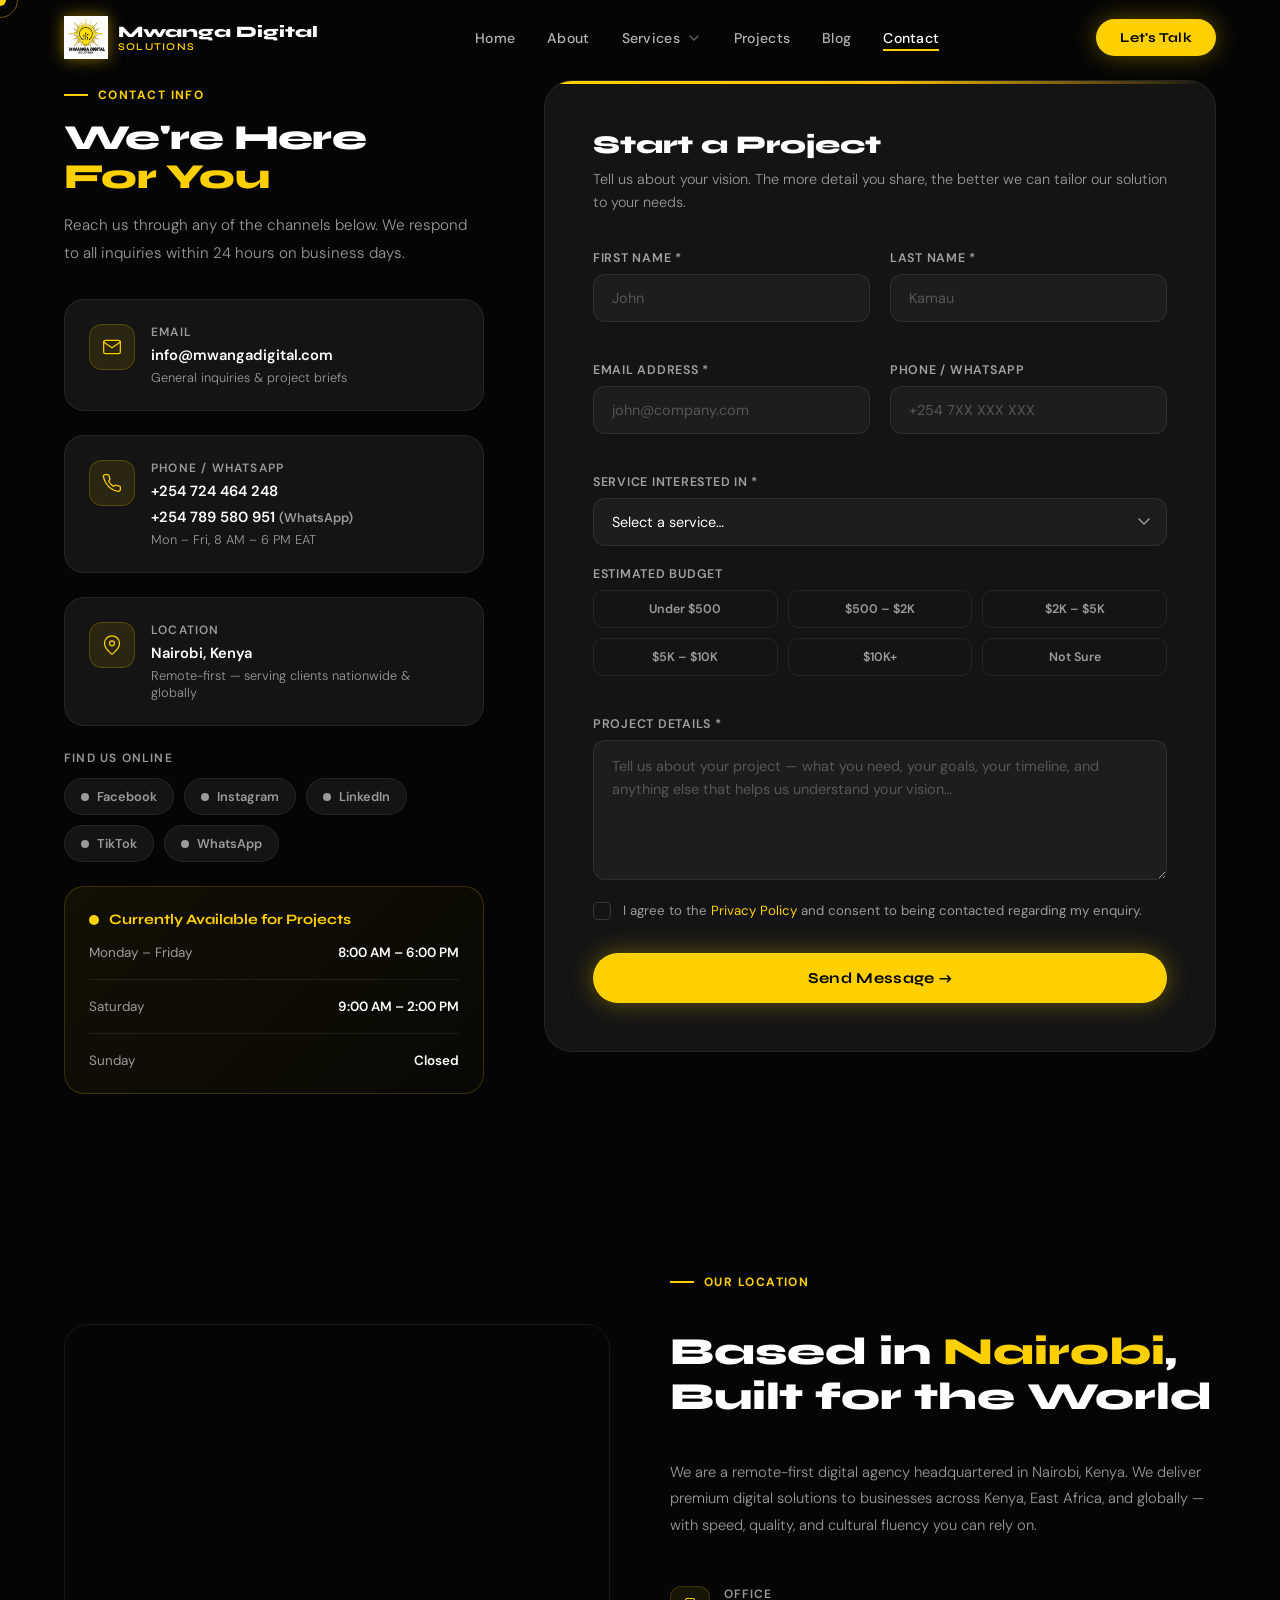
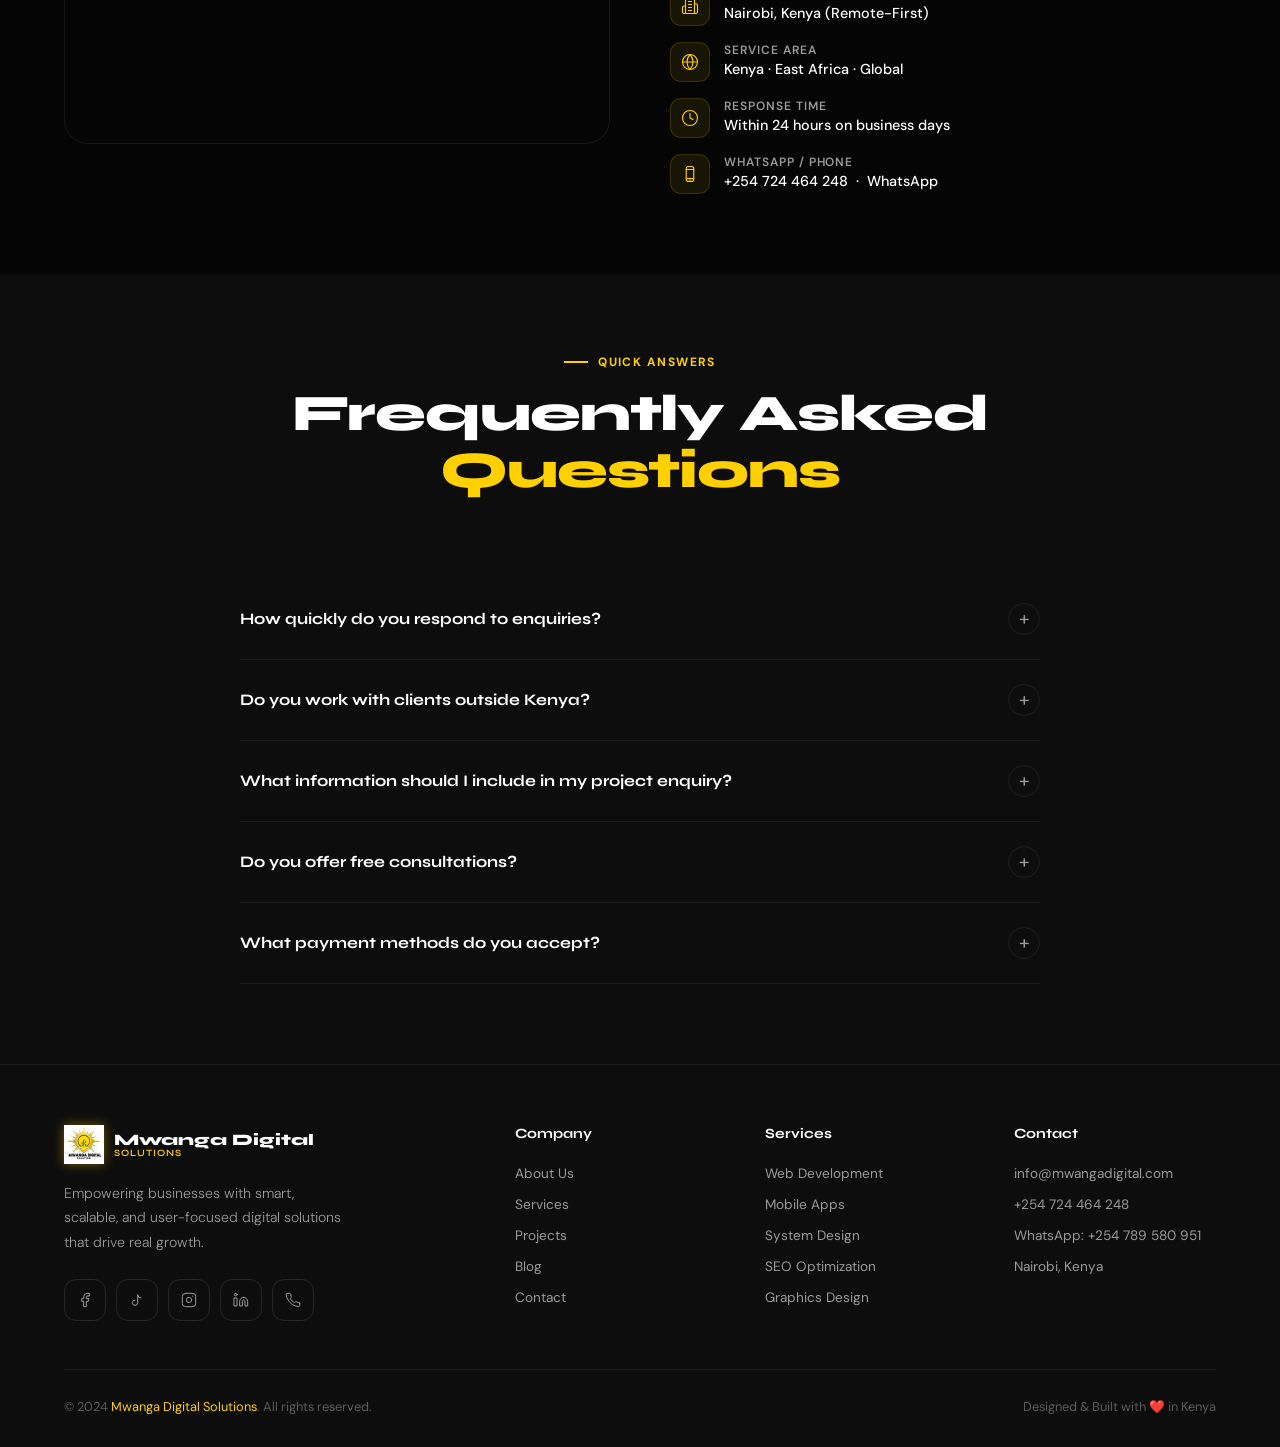
<file: contact.html>
<!DOCTYPE html>
<html lang="en">
<head>
<meta charset="UTF-8"/>
<meta name="viewport" content="width=device-width, initial-scale=1.0"/>
<title>Contact Us | Free Consultation — Mwanga Digital Solutions Nairobi Kenya</title>
<meta name="description" content="Contact Mwanga Digital Solutions in Nairobi, Kenya. Start your digital project today — web design, mobile app, custom system or SEO. Call +254 724 464 248, WhatsApp +254 789 580 951. Free consultation available."/>
<meta name="keywords" content="contact mwanga digital, digital agency nairobi contact, web design quote kenya, hire digital agency nairobi, mwanga digital phone number, web developer contact nairobi, start digital project kenya, free digital consultation nairobi"/>
<meta name="author" content="Mwanga Digital Solutions"/>
<meta name="robots" content="index, follow, max-snippet:-1, max-image-preview:large, max-video-preview:-1"/>
<meta name="theme-color" content="#FFD000"/>
<link rel="canonical" href="https://mwangadigital.com/contact.html"/>
<meta property="og:type" content="website"/>
<meta property="og:site_name" content="Mwanga Digital Solutions"/>
<meta property="og:url" content="https://mwangadigital.com/contact.html"/>
<meta property="og:title" content="Contact Us | Free Consultation — Mwanga Digital Solutions Nairobi"/>
<meta property="og:description" content="Get in touch with Mwanga Digital Solutions in Nairobi, Kenya. Free consultation. Call +254 724 464 248 or WhatsApp +254 789 580 951. We respond within 24 hours."/>
<meta property="og:image" content="https://mwangadigital.com/assets/images/mwanga-logo.png"/>
<meta property="og:image:alt" content="Contact Mwanga Digital Solutions — Nairobi Kenya"/>
<meta property="og:locale" content="en_KE"/>
<meta name="twitter:card" content="summary_large_image"/>
<meta name="twitter:title" content="Contact Mwanga Digital Solutions | Free Consultation Nairobi"/>
<meta name="twitter:description" content="Start your digital project today. Web design, mobile apps, SEO & more. Call +254 724 464 248 or WhatsApp +254 789 580 951. Based in Nairobi, Kenya."/>
<meta name="twitter:image" content="https://mwangadigital.com/assets/images/mwanga-logo.png"/>
<meta name="geo.region" content="KE-NBI"/>
<meta name="geo.placename" content="Nairobi, Kenya"/>
<meta name="geo.position" content="-1.286389;36.817223"/>
<meta name="ICBM" content="-1.286389, 36.817223"/>
<script type="application/ld+json">
{"@context":"https://schema.org","@graph":[{"@type":"ContactPage","@id":"https://mwangadigital.com/contact.html","url":"https://mwangadigital.com/contact.html","name":"Contact Mwanga Digital Solutions","description":"Contact Mwanga Digital Solutions in Nairobi, Kenya for web design, mobile apps, SEO and all digital services. Free consultation available.","inLanguage":"en-KE","isPartOf":{"@id":"https://mwangadigital.com/#website"},"breadcrumb":{"@type":"BreadcrumbList","itemListElement":[{"@type":"ListItem","position":1,"name":"Home","item":"https://mwangadigital.com"},{"@type":"ListItem","position":2,"name":"Contact","item":"https://mwangadigital.com/contact.html"}]}},{"@type":"LocalBusiness","@id":"https://mwangadigital.com/#localbusiness","name":"Mwanga Digital Solutions","url":"https://mwangadigital.com","telephone":"+254724464248","email":"info@mwangadigital.com","address":{"@type":"PostalAddress","addressLocality":"Nairobi","addressRegion":"Nairobi County","addressCountry":"KE"},"geo":{"@type":"GeoCoordinates","latitude":"-1.286389","longitude":"36.817223"},"openingHours":["Mo-Fr 08:00-18:00","Sa 09:00-14:00"],"image":"https://mwangadigital.com/assets/images/mwanga-logo.png","priceRange":"$$"}]}
</script>
<link rel="preconnect" href="https://fonts.googleapis.com"/>
<link rel="preconnect" href="https://fonts.gstatic.com" crossorigin/>
<link href="https://fonts.googleapis.com/css2?family=Syne:wght@400;600;700;800&family=DM+Sans:ital,wght@0,300;0,400;0,500;0,600;1,300&display=swap" rel="stylesheet"/>
<link rel="icon" type="image/png" href="assets/images/favicon.png"/>
<link rel="shortcut icon" type="image/png" href="assets/images/favicon.png"/>
<link rel="manifest" href="/site.webmanifest"/>
<link rel="stylesheet" href="assets/css/global.css"/>
<style>

/* ========================================
   HERO
   ======================================== */
#contact-hero{
  min-height:52vh;
  display:flex;align-items:center;justify-content:center;
  text-align:center;
  padding:140px 5% 80px;
  position:relative;overflow:hidden;
  background:var(--bg);
}
.ch-bg{
  position:absolute;inset:0;
  background:
    radial-gradient(ellipse 70% 60% at 50% 0%,rgba(255,208,0,0.09) 0%,transparent 65%),
    linear-gradient(to bottom,rgba(5,5,5,0) 0%,rgba(5,5,5,1) 100%);
  pointer-events:none;
}
.ch-grid{
  position:absolute;inset:0;
  background-image:
    linear-gradient(rgba(255,255,255,0.015) 1px,transparent 1px),
    linear-gradient(90deg,rgba(255,255,255,0.015) 1px,transparent 1px);
  background-size:80px 80px;
  mask-image:radial-gradient(ellipse 80% 80% at 50% 0%,black 0%,transparent 100%);
  pointer-events:none;
}
.ch-inner{position:relative;z-index:2;max-width:680px}
.ch-tag{
  display:inline-flex;align-items:center;gap:8px;
  background:rgba(255,208,0,0.1);border:1px solid rgba(255,208,0,0.3);
  padding:6px 18px;border-radius:100px;
  font-size:0.75rem;font-weight:700;color:var(--gold);
  letter-spacing:0.12em;text-transform:uppercase;margin-bottom:24px;
}
.ch-tag::before{content:'';width:6px;height:6px;background:var(--gold);border-radius:50%;animation:pulse 2s infinite}
.ch-h1{
  font-family:var(--font-display);
  font-size:clamp(3rem,7vw,5.5rem);
  font-weight:800;line-height:1.0;
  letter-spacing:-0.03em;
}
.ch-h1 span{color:var(--gold)}
.ch-sub{
  color:var(--grey);font-size:0.98rem;line-height:1.8;
  font-weight:300;margin-top:20px;max-width:500px;
  margin-left:auto;margin-right:auto;
}

/* ========================================
   CONTACT MAIN
   ======================================== */
#contact-main{
  padding:80px 5% 100px;
  background:var(--bg);
}
.contact-wrap{
  max-width:1200px;margin:0 auto;
  display:grid;grid-template-columns:1fr 1.6fr;gap:60px;
  align-items:start;
}

/* — Left panel — */
.contact-info-panel{
  display:flex;flex-direction:column;gap:24px;
}
.ci-intro{
  font-size:0.95rem;color:var(--grey);line-height:1.8;font-weight:300;
  margin-bottom:8px;
}
.ci-card{
  background:var(--card);border:1px solid var(--border);border-radius:20px;
  padding:24px;display:flex;align-items:flex-start;gap:16px;
  transition:border-color 0.3s,transform 0.3s;
}
.ci-card:hover{border-color:rgba(255,208,0,0.2);transform:translateX(4px)}
.ci-icon-wrap{
  width:46px;height:46px;border-radius:13px;
  background:rgba(255,208,0,0.1);border:1px solid rgba(255,208,0,0.2);
  display:flex;align-items:center;justify-content:center;
  flex-shrink:0;
}
.ci-icon-wrap svg{width:20px;height:20px;color:var(--gold)}
.ci-label{
  font-size:0.75rem;text-transform:uppercase;letter-spacing:0.1em;
  color:var(--grey);font-weight:600;margin-bottom:4px;
}
.ci-value{
  font-size:0.92rem;font-weight:600;color:var(--white);line-height:1.5;
}
.ci-value a{color:var(--white);text-decoration:none;transition:color 0.3s}
.ci-value a:hover{color:var(--gold)}
.ci-note{font-size:0.8rem;color:var(--grey);margin-top:3px;font-weight:300}

.contact-socials{
  display:flex;gap:10px;margin-top:8px;flex-wrap:wrap;
}
.contact-social-btn{
  display:inline-flex;align-items:center;gap:8px;
  background:var(--card);border:1px solid var(--border);
  padding:9px 16px;border-radius:100px;
  font-size:0.8rem;font-weight:600;color:var(--grey);
  text-decoration:none;transition:all 0.3s;
}
.contact-social-btn:hover{border-color:var(--gold);color:var(--gold);background:rgba(255,208,0,0.05)}
.contact-social-btn .csb-dot{width:8px;height:8px;border-radius:50%;background:currentColor;flex-shrink:0}

.availability-card{
  background:linear-gradient(135deg,rgba(255,208,0,0.06),rgba(255,208,0,0.02));
  border:1px solid rgba(255,208,0,0.18);border-radius:20px;
  padding:24px;
}
.av-header{display:flex;align-items:center;gap:10px;margin-bottom:16px}
.av-dot{width:10px;height:10px;border-radius:50%;background:var(--gold);animation:pulse 2s infinite}
.av-title{font-family:var(--font-display);font-weight:700;font-size:0.9rem;color:var(--gold)}
.av-rows{display:flex;flex-direction:column;gap:10px}
.av-row{display:flex;justify-content:space-between;align-items:center;font-size:0.84rem}
.av-day{color:var(--grey);font-weight:400}
.av-time{color:var(--white);font-weight:600}
.av-separator{height:1px;background:var(--border);margin:8px 0}

/* — Right panel / Form — */
.contact-form-panel{
  background:var(--card);border:1px solid var(--border);
  border-radius:28px;padding:48px;position:relative;overflow:hidden;
}
.contact-form-panel::before{
  content:'';position:absolute;top:0;left:0;right:0;height:3px;
  background:linear-gradient(90deg,var(--gold),var(--gold2),transparent);
}
.cf-heading{
  font-family:var(--font-display);font-size:1.6rem;font-weight:800;margin-bottom:8px;
}
.cf-sub{color:var(--grey);font-size:0.9rem;font-weight:300;margin-bottom:36px;line-height:1.6}

.cf-row{display:grid;grid-template-columns:1fr 1fr;gap:20px;margin-bottom:20px}
.cf-group{display:flex;flex-direction:column;gap:8px;margin-bottom:20px}
.cf-label{
  font-size:0.78rem;font-weight:600;color:rgba(255,255,255,0.6);
  letter-spacing:0.06em;text-transform:uppercase;
}
.cf-input,
.cf-select,
.cf-textarea{
  background:rgba(255,255,255,0.04);
  border:1px solid rgba(255,255,255,0.08);
  border-radius:12px;
  padding:14px 18px;
  color:var(--white);
  font-family:var(--font-body);font-size:0.9rem;
  transition:border-color 0.3s,background 0.3s;
  outline:none;width:100%;
}
.cf-input::placeholder,.cf-textarea::placeholder{color:rgba(255,255,255,0.25)}
.cf-input:focus,.cf-select:focus,.cf-textarea:focus{
  border-color:rgba(255,208,0,0.4);
  background:rgba(255,208,0,0.03);
}
.cf-select{cursor:pointer;appearance:none;
  background-image:url("data:image/svg+xml,%3Csvg xmlns='http://www.w3.org/2000/svg' width='12' height='8' viewBox='0 0 12 8'%3E%3Cpath d='M1 1l5 5 5-5' stroke='%239a9a9a' stroke-width='1.5' fill='none' stroke-linecap='round'/%3E%3C/svg%3E");
  background-repeat:no-repeat;background-position:right 16px center;
  padding-right:40px;
}
.cf-select option{background:#141414;color:var(--white)}
.cf-textarea{resize:vertical;min-height:140px;line-height:1.6}
.cf-budget-row{display:grid;grid-template-columns:repeat(3,1fr);gap:10px;margin-bottom:20px}
.cf-budget-opt{
  border:1px solid var(--border);border-radius:10px;
  padding:10px 8px;text-align:center;cursor:pointer;
  font-size:0.78rem;font-weight:600;color:var(--grey);
  transition:all 0.2s;user-select:none;
}
.cf-budget-opt:hover{border-color:rgba(255,208,0,0.3);color:var(--white)}
.cf-budget-opt.selected{border-color:var(--gold);background:rgba(255,208,0,0.08);color:var(--gold)}
.cf-checkbox-row{display:flex;align-items:flex-start;gap:12px;margin-bottom:32px;cursor:pointer}
.cf-checkbox{width:18px;height:18px;border-radius:5px;border:1px solid rgba(255,255,255,0.15);background:transparent;flex-shrink:0;margin-top:2px;display:flex;align-items:center;justify-content:center;transition:all 0.2s}
.cf-checkbox.checked{background:var(--gold);border-color:var(--gold)}
.cf-checkbox.checked::after{content:'✓';font-size:0.7rem;color:#000;font-weight:700}
.cf-checkbox-label{font-size:0.83rem;color:var(--grey);line-height:1.6}
.cf-checkbox-label a{color:var(--gold);text-decoration:none}
.cf-submit{
  width:100%;background:var(--gold);color:#000;
  font-family:var(--font-display);font-weight:700;font-size:0.95rem;
  padding:16px 32px;border-radius:100px;border:none;cursor:pointer;
  letter-spacing:0.02em;transition:transform 0.2s,box-shadow 0.3s;
  box-shadow:0 0 24px rgba(255,208,0,0.35);
}
.cf-submit:hover{transform:translateY(-2px);box-shadow:0 0 40px rgba(255,208,0,0.55)}
.cf-submit:disabled{opacity:0.6;transform:none;cursor:not-allowed}

/* ========================================
   FAQ STRIP
   ======================================== */
#contact-faq{
  padding:80px 5%;
  background:var(--bg2);
}
.cfaq-wrap{max-width:800px;margin:0 auto}
.cfaq-item{
  border-bottom:1px solid var(--border);
  padding:24px 0;
}
.cfaq-q{
  display:flex;align-items:center;justify-content:space-between;
  cursor:pointer;gap:24px;
}
.cfaq-q-text{
  font-family:var(--font-display);font-weight:700;
  font-size:1rem;transition:color 0.3s;
}
.cfaq-q:hover .cfaq-q-text{color:var(--gold)}
.cfaq-icon{
  width:32px;height:32px;border-radius:50%;
  border:1px solid var(--border);
  display:flex;align-items:center;justify-content:center;
  color:var(--grey);font-size:1.2rem;flex-shrink:0;
  transition:all 0.3s;
}
.cfaq-item.open .cfaq-icon{
  background:var(--gold);border-color:var(--gold);color:#000;transform:rotate(45deg);
}
.cfaq-a{
  max-height:0;overflow:hidden;
  transition:max-height 0.4s ease, padding 0.3s;
}
.cfaq-item.open .cfaq-a{max-height:200px;padding-top:16px}
.cfaq-a p{color:var(--grey);font-size:0.9rem;line-height:1.8;font-weight:300}

/* ========================================
   MAP / LOCATION STRIP
   ======================================== */
#contact-location{
  padding:80px 5%;
  background:var(--bg);
}
.cloc-wrap{max-width:1200px;margin:0 auto;display:grid;grid-template-columns:1fr 1fr;gap:60px;align-items:center}
.cloc-map{
  width:100%;height:420px;border-radius:24px;overflow:hidden;
  border:1px solid var(--border);position:relative;
}
.cloc-pin{
  position:absolute;top:50%;left:50%;transform:translate(-50%,-50%);
  width:20px;height:20px;border-radius:50%;background:var(--gold);
  box-shadow:0 0 0 8px rgba(255,208,0,0.15),0 0 0 16px rgba(255,208,0,0.06);
  animation:pulse 2s infinite;
}

.cloc-info{display:flex;flex-direction:column;gap:24px}
.cloc-info-heading{
  font-family:var(--font-display);font-size:clamp(1.8rem,3vw,2.6rem);
  font-weight:800;line-height:1.15;
}
.cloc-info-heading span{color:var(--gold)}
.cloc-detail-rows{display:flex;flex-direction:column;gap:16px;margin-top:8px}
.cloc-detail{display:flex;gap:14px;align-items:flex-start}
.cloc-d-icon{
  width:40px;height:40px;border-radius:11px;
  background:rgba(255,208,0,0.08);border:1px solid rgba(255,208,0,0.15);
  display:flex;align-items:center;justify-content:center;
  flex-shrink:0;
}
.cloc-d-icon svg{width:18px;height:18px;color:var(--gold)}
.cloc-d-label{font-size:0.75rem;color:var(--grey);text-transform:uppercase;letter-spacing:0.08em;font-weight:600}
.cloc-d-val{font-size:0.9rem;color:var(--white);font-weight:500;margin-top:2px}
.cloc-d-val a{color:var(--white);text-decoration:none;transition:color 0.3s}
.cloc-d-val a:hover{color:var(--gold)}

/* ========================================
   RESPONSIVE
   ======================================== */
@media(max-width:1024px){
  .contact-wrap{grid-template-columns:1fr}
  .cloc-wrap{grid-template-columns:1fr}
  .cloc-map{height:280px}
}
@media(max-width:700px){
  .cf-row{grid-template-columns:1fr}
  .cf-budget-row{grid-template-columns:repeat(2,1fr)}
  .contact-form-panel{padding:32px 24px}
}
@media(max-width:480px){
  .contact-form-panel{padding:24px 16px}
  .contact-socials{flex-wrap:wrap;gap:8px}
  .cloc-map{height:220px}
  .availability-card{padding:20px}
  .ci-card{padding:16px 14px}
  .cf-heading{font-size:1.3rem}
  .ch-h1{font-size:clamp(2.2rem,10vw,3.5rem)}
  .cf-budget-row{grid-template-columns:repeat(2,1fr)}
  .contact-social-btn{padding:7px 12px;font-size:0.74rem}
}
</style>
</head>
<body>

<!-- CURSOR -->
<div id="cursor"></div>
<div id="cursor-trail"></div>

<!-- NAVBAR -->
<nav id="navbar">
  <a href="index.html" class="nav-logo">
    <img src="assets/images/mwanga-logo.png" alt="Mwanga Digital Solutions Logo"/>
    <div class="nav-logo-text">Mwanga Digital<span>Solutions</span></div>
  </a>
  <ul class="nav-links">
    <li><a href="index.html">Home</a></li>
    <li><a href="about.html">About</a></li>
    <li class="has-dropdown">
      <a href="services.html">Services <span class="drop-arrow"><svg viewBox="0 0 10 6" fill="none" stroke="currentColor" stroke-width="1.5" stroke-linecap="round" stroke-linejoin="round"><path d="M1 1l4 4 4-4"/></svg></span></a>
      <div class="nav-dropdown">
        <div class="nd-split">
          <div class="nd-left">
            <a href="services.html#web-design" class="nd-item"><span class="nd-icon"><svg viewBox="0 0 24 24" fill="none" stroke="currentColor" stroke-width="1.5" stroke-linecap="round" stroke-linejoin="round"><rect x="2" y="3" width="20" height="14" rx="2"/><path d="M2 7h20M7 11.5l2.5 2.5-2.5 2.5M13 16h4"/></svg></span><span><span class="nd-title">Website Design & Development</span><span class="nd-sub">Corporate, e-commerce & custom sites</span></span></a>
            <a href="services.html#mobile-apps" class="nd-item"><span class="nd-icon"><svg viewBox="0 0 24 24" fill="none" stroke="currentColor" stroke-width="1.5" stroke-linecap="round" stroke-linejoin="round"><rect x="7" y="2" width="10" height="20" rx="3"/><path d="M7 6h10M7 18h10M11 20h2"/></svg></span><span><span class="nd-title">Mobile App Development</span><span class="nd-sub">Android, iOS & cross-platform apps</span></span></a>
            <a href="services.html#systems" class="nd-item"><span class="nd-icon"><svg viewBox="0 0 24 24" fill="none" stroke="currentColor" stroke-width="1.5" stroke-linecap="round" stroke-linejoin="round"><rect x="7" y="7" width="10" height="10" rx="1"/><path d="M9 7V5M12 7V5M15 7V5M9 19v-2M12 19v-2M15 19v-2M5 9H7M5 12H7M5 15H7M17 9h2M17 12h2M17 15h2"/></svg></span><span><span class="nd-title">System Design & Development</span><span class="nd-sub">CRM, school, inventory & custom systems</span></span></a>
            <a href="services.html#seo" class="nd-item"><span class="nd-icon"><svg viewBox="0 0 24 24" fill="none" stroke="currentColor" stroke-width="1.5" stroke-linecap="round" stroke-linejoin="round"><circle cx="10" cy="10" r="6"/><path d="m21 21-4.35-4.35M7 13l2-2 2 2 2-3"/></svg></span><span><span class="nd-title">SEO Optimization</span><span class="nd-sub">Rankings, visibility & local SEO</span></span></a>
            <a href="services.html#redesign" class="nd-item"><span class="nd-icon"><svg viewBox="0 0 24 24" fill="none" stroke="currentColor" stroke-width="1.5" stroke-linecap="round" stroke-linejoin="round"><path d="M3 12a9 9 0 1 0 9-9 9.75 9.75 0 0 0-6.74 2.74L3 8"/><path d="M3 3v5h5"/></svg></span><span><span class="nd-title">Website Redesign</span><span class="nd-sub">Modern UI/UX & performance upgrades</span></span></a>
            <a href="services.html#maintenance" class="nd-item"><span class="nd-icon"><svg viewBox="0 0 24 24" fill="none" stroke="currentColor" stroke-width="1.5" stroke-linecap="round" stroke-linejoin="round"><path d="M12 2 3 6v6c0 5.25 3.8 10.74 9 12 5.2-1.26 9-6.75 9-12V6Z"/><path d="m9 12 2 2 4-4"/></svg></span><span><span class="nd-title">Maintenance & Support</span><span class="nd-sub">Security, updates & ongoing care</span></span></a>
            <a href="services.html#graphics" class="nd-item"><span class="nd-icon"><svg viewBox="0 0 24 24" fill="none" stroke="currentColor" stroke-width="1.5" stroke-linecap="round" stroke-linejoin="round"><path d="M17 3a2.85 2.83 0 1 1 4 4L7.5 20.5 2 22l1.5-5.5Z"/><path d="m15 5 4 4"/></svg></span><span><span class="nd-title">Graphics Design</span><span class="nd-sub">Branding, logos & visual identity</span></span></a>
          </div>
          <div class="nd-right">
            <div class="nd-r-eyebrow">Our Expertise</div>
            <div class="nd-r-heading">Digital<br/>Solutions<br/>That <span>Deliver</span></div>
            <p class="nd-r-sub">7 specialist services. One focused team. Zero compromise.</p>
            <div class="nd-r-divider"></div>
            <div class="nd-r-stats">
              <div class="nd-r-stat"><span class="nd-r-stat-n">50+</span><span class="nd-r-stat-l">Projects delivered</span></div>
              <div class="nd-r-stat"><span class="nd-r-stat-n">98%</span><span class="nd-r-stat-l">Client satisfaction</span></div>
              <div class="nd-r-stat"><span class="nd-r-stat-n">5yr</span><span class="nd-r-stat-l">Industry experience</span></div>
            </div>
            <a href="services.html" class="nd-r-cta">View All Services →</a>
          </div>
        </div>
      </div>
    </li>
    <li><a href="projects.html">Projects</a></li>
    <li><a href="blog.html">Blog</a></li>
    <li><a href="contact.html">Contact</a></li>
  </ul>
  <a href="contact.html" class="nav-cta">Let's Talk</a>
  <div class="nav-hamburger" onclick="toggleMobileMenu()">
    <span></span><span></span><span></span>
  </div>
</nav>

<!-- MOBILE MENU OVERLAY -->
<div id="mob-overlay" onclick="closeMobileMenu()"></div>
<!-- MOBILE MENU -->
<div id="mobile-menu">
  <div class="mob-head">
    <a href="index.html" class="mob-logo-wrap" onclick="closeMobileMenu()">
      <img src="assets/images/mwanga-logo.png" alt="Mwanga Digital Solutions"/>
      <div class="mob-logo-name">Mwanga Digital<span class="mob-logo-sub">Solutions</span></div>
    </a>
    <button class="mob-x-btn" onclick="closeMobileMenu()" aria-label="Close menu">
      <svg viewBox="0 0 24 24" fill="none" stroke="currentColor" stroke-width="2" stroke-linecap="round" stroke-linejoin="round"><path d="M18 6 6 18M6 6l12 12"/></svg>
    </button>
  </div>
  <nav class="mob-nav">
    <a href="index.html" class="mob-link" onclick="closeMobileMenu()">Home<svg class="mob-chevron" viewBox="0 0 24 24" fill="none" stroke="currentColor" stroke-width="2" stroke-linecap="round" stroke-linejoin="round"><path d="m9 18 6-6-6-6"/></svg></a>
    <a href="about.html" class="mob-link" onclick="closeMobileMenu()">About<svg class="mob-chevron" viewBox="0 0 24 24" fill="none" stroke="currentColor" stroke-width="2" stroke-linecap="round" stroke-linejoin="round"><path d="m9 18 6-6-6-6"/></svg></a>
    <button class="mob-link mob-svc-toggle" onclick="toggleServicesMenu()">Services<svg class="mob-chevron mob-svc-chevron" viewBox="0 0 24 24" fill="none" stroke="currentColor" stroke-width="2" stroke-linecap="round" stroke-linejoin="round"><path d="m9 18 6-6-6-6"/></svg></button>
    <div class="mob-svc-panel">
      <a href="services.html#web-design" class="mob-svc-item" onclick="closeMobileMenu()"><span class="mob-svc-dot"></span>Web Design &amp; Development</a>
      <a href="services.html#mobile-apps" class="mob-svc-item" onclick="closeMobileMenu()"><span class="mob-svc-dot"></span>Mobile App Development</a>
      <a href="services.html#systems" class="mob-svc-item" onclick="closeMobileMenu()"><span class="mob-svc-dot"></span>System Development</a>
      <a href="services.html#seo" class="mob-svc-item" onclick="closeMobileMenu()"><span class="mob-svc-dot"></span>SEO Optimization</a>
      <a href="services.html#redesign" class="mob-svc-item" onclick="closeMobileMenu()"><span class="mob-svc-dot"></span>Website Redesign</a>
      <a href="services.html#maintenance" class="mob-svc-item" onclick="closeMobileMenu()"><span class="mob-svc-dot"></span>Maintenance &amp; Support</a>
      <a href="services.html#graphics" class="mob-svc-item" onclick="closeMobileMenu()"><span class="mob-svc-dot"></span>Graphics Design</a>
    </div>
    <div class="mob-divider"></div>
    <a href="projects.html" class="mob-link" onclick="closeMobileMenu()">Projects<svg class="mob-chevron" viewBox="0 0 24 24" fill="none" stroke="currentColor" stroke-width="2" stroke-linecap="round" stroke-linejoin="round"><path d="m9 18 6-6-6-6"/></svg></a>
    <a href="blog.html" class="mob-link" onclick="closeMobileMenu()">Blog<svg class="mob-chevron" viewBox="0 0 24 24" fill="none" stroke="currentColor" stroke-width="2" stroke-linecap="round" stroke-linejoin="round"><path d="m9 18 6-6-6-6"/></svg></a>
    <a href="contact.html" class="mob-link active" onclick="closeMobileMenu()">Contact<svg class="mob-chevron" viewBox="0 0 24 24" fill="none" stroke="currentColor" stroke-width="2" stroke-linecap="round" stroke-linejoin="round"><path d="m9 18 6-6-6-6"/></svg></a>
  </nav>
  <div class="mob-foot">
    <a href="contact.html" class="mob-cta" onclick="closeMobileMenu()">Let's Talk →</a>
    <div class="mob-contacts">
      <a href="tel:+254724464248" class="mob-contact-link"><svg viewBox="0 0 24 24" fill="none" stroke="currentColor" stroke-width="1.5" stroke-linecap="round" stroke-linejoin="round"><path d="M22 16.92v3a2 2 0 0 1-2.18 2 19.79 19.79 0 0 1-8.63-3.07A19.5 19.5 0 0 1 4.09 10a19.79 19.79 0 0 1-3.07-8.67A2 2 0 0 1 2.98 2h3a2 2 0 0 1 2 1.72 12.84 12.84 0 0 0 .7 2.81 2 2 0 0 1-.45 2.11L7 8a16 16 0 0 0 9 9l1.36-1.22a2 2 0 0 1 2.11-.45 12.84 12.84 0 0 0 2.81.7A2 2 0 0 1 22 16.92z"/></svg>+254 724 464248</a>
      <a href="mailto:info@mwangadigital.com" class="mob-contact-link"><svg viewBox="0 0 24 24" fill="none" stroke="currentColor" stroke-width="1.5" stroke-linecap="round" stroke-linejoin="round"><rect x="2" y="4" width="20" height="16" rx="2"/><path d="m22 7-8.97 5.7a1.94 1.94 0 0 1-2.06 0L2 7"/></svg>info@mwangadigital.com</a>
    </div>
  </div>
</div>


<!-- ===== CONTACT MAIN ===== -->
<section id="contact-main">
  <div class="contact-wrap">

    <!-- LEFT: Info Panel -->
    <div class="contact-info-panel fade-up">

      <div>
        <div class="section-label">Contact Info</div>
        <h2 class="section-h2" style="font-size:clamp(1.6rem,3vw,2.2rem)">We're Here<br/><span style="color:var(--gold)">For You</span></h2>
        <p class="ci-intro" style="margin-top:12px">Reach us through any of the channels below. We respond to all inquiries within 24 hours on business days.</p>
      </div>

      <div class="ci-card">
        <div class="ci-icon-wrap"><svg viewBox="0 0 24 24" fill="none" stroke="currentColor" stroke-width="1.5" stroke-linecap="round" stroke-linejoin="round"><path d="M4 4h16c1.1 0 2 .9 2 2v12c0 1.1-.9 2-2 2H4c-1.1 0-2-.9-2-2V6c0-1.1.9-2 2-2z"/><polyline points="22,6 12,13 2,6"/></svg></div>
        <div>
          <div class="ci-label">Email</div>
          <div class="ci-value"><a href="mailto:info@mwangadigital.com">info@mwangadigital.com</a></div>
          <div class="ci-note">General inquiries & project briefs</div>
        </div>
      </div>

      <div class="ci-card">
        <div class="ci-icon-wrap"><svg viewBox="0 0 24 24" fill="none" stroke="currentColor" stroke-width="1.5" stroke-linecap="round" stroke-linejoin="round"><path d="M22 16.92v3a2 2 0 0 1-2.18 2 19.79 19.79 0 0 1-8.63-3.07A19.5 19.5 0 0 1 4.69 12 19.79 19.79 0 0 1 1.61 3.44 2 2 0 0 1 3.59 2h3a2 2 0 0 1 2 1.72c.127.96.361 1.903.7 2.81a2 2 0 0 1-.45 2.11L7.91 9.91a16 16 0 0 0 6.12 6.12l.88-.88a2 2 0 0 1 2.11-.45c.907.339 1.85.573 2.81.7A2 2 0 0 1 22 16.92z"/></svg></div>
        <div>
          <div class="ci-label">Phone / WhatsApp</div>
          <div class="ci-value"><a href="tel:+254724464248">+254 724 464 248</a></div>
          <div class="ci-value" style="margin-top:4px"><a href="https://wa.me/254789580951">+254 789 580 951</a> <span style="color:var(--grey);font-size:0.8rem">(WhatsApp)</span></div>
          <div class="ci-note">Mon – Fri, 8 AM – 6 PM EAT</div>
        </div>
      </div>

      <div class="ci-card">
        <div class="ci-icon-wrap"><svg viewBox="0 0 24 24" fill="none" stroke="currentColor" stroke-width="1.5" stroke-linecap="round" stroke-linejoin="round"><path d="M21 10c0 7-9 13-9 13s-9-6-9-13a9 9 0 0 1 18 0z"/><circle cx="12" cy="10" r="3"/></svg></div>
        <div>
          <div class="ci-label">Location</div>
          <div class="ci-value">Nairobi, Kenya</div>
          <div class="ci-note">Remote-first — serving clients nationwide & globally</div>
        </div>
      </div>

      <div>
        <div class="ci-label" style="margin-bottom:12px">Find Us Online</div>
        <div class="contact-socials">
          <a href="https://www.facebook.com/share/18ihEX6w1J/" class="contact-social-btn" target="_blank" rel="noopener"><span class="csb-dot"></span>Facebook</a>
          <a href="https://www.instagram.com/mwanga_digital_solutions?igsh=MWEyOG5sMXEzZGZpeg==" class="contact-social-btn" target="_blank" rel="noopener"><span class="csb-dot"></span>Instagram</a>
          <a href="https://www.linkedin.com/company/microteltechnology/" class="contact-social-btn" target="_blank" rel="noopener"><span class="csb-dot"></span>LinkedIn</a>
          <a href="https://www.tiktok.com/@mwanga_digital_solutions?_r=1&amp;_t=ZS-96thG0ZDTwv" class="contact-social-btn" target="_blank" rel="noopener"><span class="csb-dot"></span>TikTok</a>
          <a href="https://wa.me/254789580951" class="contact-social-btn" target="_blank" rel="noopener"><span class="csb-dot"></span>WhatsApp</a>
        </div>
      </div>

      <div class="availability-card">
        <div class="av-header">
          <div class="av-dot"></div>
          <div class="av-title">Currently Available for Projects</div>
        </div>
        <div class="av-rows">
          <div class="av-row"><span class="av-day">Monday – Friday</span><span class="av-time">8:00 AM – 6:00 PM</span></div>
          <div class="av-separator"></div>
          <div class="av-row"><span class="av-day">Saturday</span><span class="av-time">9:00 AM – 2:00 PM</span></div>
          <div class="av-separator"></div>
          <div class="av-row"><span class="av-day">Sunday</span><span class="av-time">Closed</span></div>
        </div>
      </div>

    </div>

    <!-- RIGHT: Form Panel -->
    <div class="contact-form-panel fade-up">
      <h3 class="cf-heading">Start a Project</h3>
      <p class="cf-sub">Tell us about your vision. The more detail you share, the better we can tailor our solution to your needs.</p>

      <form id="contact-form" onsubmit="handleContactSubmit(event)">

        <!-- Web3Forms config -->
        <input type="hidden" name="access_key" value="a3baa28b-b76c-4d82-8162-0aadc7732af2"/>
        <input type="hidden" name="subject" value="New Project Enquiry — Mwanga Digital Solutions"/>
        <input type="hidden" name="from_name" value="Mwanga Digital Website"/>
        <input type="hidden" name="redirect" value="false"/>
        <input type="checkbox" name="botcheck" style="display:none"/>
        <input type="hidden" name="budget" id="budget-hidden" value="Not specified"/>

        <div class="cf-row">
          <div class="cf-group" style="margin-bottom:0">
            <label class="cf-label">First Name *</label>
            <input type="text" name="first_name" class="cf-input" placeholder="John" required/>
          </div>
          <div class="cf-group" style="margin-bottom:0">
            <label class="cf-label">Last Name *</label>
            <input type="text" name="last_name" class="cf-input" placeholder="Kamau" required/>
          </div>
        </div>
        <div style="height:20px"></div>
        <div class="cf-row">
          <div class="cf-group" style="margin-bottom:0">
            <label class="cf-label">Email Address *</label>
            <input type="email" name="email" class="cf-input" placeholder="john@company.com" required/>
          </div>
          <div class="cf-group" style="margin-bottom:0">
            <label class="cf-label">Phone / WhatsApp</label>
            <input type="tel" name="phone" class="cf-input" placeholder="+254 7XX XXX XXX"/>
          </div>
        </div>
        <div style="height:20px"></div>
        <div class="cf-group">
          <label class="cf-label">Service Interested In *</label>
          <select name="service" class="cf-select" id="service-select" required>
            <option value="" disabled selected>Select a service…</option>
            <option value="Website Design & Development">Website Design & Development</option>
            <option value="Mobile App Development">Mobile App Development</option>
            <option value="System Design & Development">System Design & Development</option>
            <option value="SEO Optimization">SEO Optimization</option>
            <option value="Website Redesign">Website Redesign</option>
            <option value="Maintenance & Support">Maintenance & Support</option>
            <option value="Graphics Design">Graphics Design</option>
            <option value="Other / Not Sure Yet">Other / Not Sure Yet</option>
          </select>
        </div>

        <div class="cf-group">
          <label class="cf-label">Estimated Budget</label>
          <div class="cf-budget-row" id="budget-row">
            <div class="cf-budget-opt" onclick="selectBudget(this)">Under $500</div>
            <div class="cf-budget-opt" onclick="selectBudget(this)">$500 – $2K</div>
            <div class="cf-budget-opt" onclick="selectBudget(this)">$2K – $5K</div>
            <div class="cf-budget-opt" onclick="selectBudget(this)">$5K – $10K</div>
            <div class="cf-budget-opt" onclick="selectBudget(this)">$10K+</div>
            <div class="cf-budget-opt" onclick="selectBudget(this)">Not Sure</div>
          </div>
        </div>

        <div class="cf-group">
          <label class="cf-label">Project Details *</label>
          <textarea name="message" class="cf-textarea" placeholder="Tell us about your project — what you need, your goals, your timeline, and anything else that helps us understand your vision…" required></textarea>
        </div>

        <div class="cf-checkbox-row" onclick="toggleCheckbox()">
          <div class="cf-checkbox" id="cf-agree"></div>
          <span class="cf-checkbox-label">I agree to the <a href="#">Privacy Policy</a> and consent to being contacted regarding my enquiry.</span>
        </div>

        <button type="submit" class="cf-submit" id="cf-submit-btn">Send Message →</button>
      </form>
    </div>

  </div>
</section>

<!-- ===== LOCATION ===== -->
<section id="contact-location">
  <div class="cloc-wrap">
    <div class="cloc-map fade-up">
      <iframe
        src="https://www.google.com/maps/embed?pb=!1m18!1m12!1m3!1d255282.3585374147!2d36.68258814887527!3d-1.3028617928681983!2m3!1f0!2f0!3f0!3m2!1i1024!2i768!4f13.1!3m3!1m2!1s0x182f1172d84d49a7%3A0xf7cf0254b297924c!2sNairobi%2C%20Kenya!5e0!3m2!1sen!2ske!4v1717344000000!5m2!1sen!2ske"
        width="100%" height="100%" style="border:0;display:block;filter:invert(90%) hue-rotate(180deg) brightness(0.85) contrast(0.9);"
        allowfullscreen="" loading="lazy" referrerpolicy="no-referrer-when-downgrade" title="Mwanga Digital Solutions — Nairobi, Kenya">
      </iframe>
    </div>
    <div class="cloc-info fade-up">
      <div class="section-label">Our Location</div>
      <h2 class="cloc-info-heading">Based in <span>Nairobi</span>,<br/>Built for the World</h2>
      <p style="color:var(--grey);font-size:0.92rem;line-height:1.8;font-weight:300;margin-top:16px">
        We are a remote-first digital agency headquartered in Nairobi, Kenya. We deliver premium digital solutions to businesses across Kenya, East Africa, and globally — with speed, quality, and cultural fluency you can rely on.
      </p>
      <div class="cloc-detail-rows" style="margin-top:24px">
        <div class="cloc-detail">
          <div class="cloc-d-icon"><svg viewBox="0 0 24 24" fill="none" stroke="currentColor" stroke-width="1.5" stroke-linecap="round" stroke-linejoin="round"><path d="M6 22V4a2 2 0 0 1 2-2h8a2 2 0 0 1 2 2v18Z"/><path d="M6 12H4a2 2 0 0 0-2 2v6a2 2 0 0 0 2 2h2M18 9h2a2 2 0 0 1 2 2v9a2 2 0 0 1-2 2h-2M10 6h4M10 10h4M10 14h4M10 18h4"/></svg></div>
          <div>
            <div class="cloc-d-label">Office</div>
            <div class="cloc-d-val">Nairobi, Kenya (Remote-First)</div>
          </div>
        </div>
        <div class="cloc-detail">
          <div class="cloc-d-icon"><svg viewBox="0 0 24 24" fill="none" stroke="currentColor" stroke-width="1.5" stroke-linecap="round" stroke-linejoin="round"><circle cx="12" cy="12" r="10"/><path d="M2 12h20M12 2a15.3 15.3 0 0 1 4 10 15.3 15.3 0 0 1-4 10 15.3 15.3 0 0 1-4-10 15.3 15.3 0 0 1 4-10z"/></svg></div>
          <div>
            <div class="cloc-d-label">Service Area</div>
            <div class="cloc-d-val">Kenya · East Africa · Global</div>
          </div>
        </div>
        <div class="cloc-detail">
          <div class="cloc-d-icon"><svg viewBox="0 0 24 24" fill="none" stroke="currentColor" stroke-width="1.5" stroke-linecap="round" stroke-linejoin="round"><circle cx="12" cy="12" r="10"/><polyline points="12 6 12 12 16 14"/></svg></div>
          <div>
            <div class="cloc-d-label">Response Time</div>
            <div class="cloc-d-val">Within 24 hours on business days</div>
          </div>
        </div>
        <div class="cloc-detail">
          <div class="cloc-d-icon"><svg viewBox="0 0 24 24" fill="none" stroke="currentColor" stroke-width="1.5" stroke-linecap="round" stroke-linejoin="round"><rect x="7" y="2" width="10" height="20" rx="3"/><path d="M7 6h10M7 18h10M11 20h2"/></svg></div>
          <div>
            <div class="cloc-d-label">WhatsApp / Phone</div>
            <div class="cloc-d-val"><a href="tel:+254724464248">+254 724 464 248</a> &nbsp;·&nbsp; <a href="https://wa.me/254789580951">WhatsApp</a></div>
          </div>
        </div>
      </div>
    </div>
  </div>
</section>

<!-- ===== FAQ ===== -->
<section id="contact-faq">
  <div class="cfaq-wrap">
    <div class="section-header centered fade-up">
      <div class="section-label">Quick Answers</div>
      <h2 class="section-h2">Frequently Asked<br/><span style="color:var(--gold)">Questions</span></h2>
    </div>
    <div class="cfaq-item">
      <div class="cfaq-q" onclick="toggleCfaq(this)">
        <span class="cfaq-q-text">How quickly do you respond to enquiries?</span>
        <div class="cfaq-icon">+</div>
      </div>
      <div class="cfaq-a"><p>We respond to all enquiries within 24 hours on business days (Mon–Fri). For urgent matters, WhatsApp is the fastest channel.</p></div>
    </div>
    <div class="cfaq-item">
      <div class="cfaq-q" onclick="toggleCfaq(this)">
        <span class="cfaq-q-text">Do you work with clients outside Kenya?</span>
        <div class="cfaq-icon">+</div>
      </div>
      <div class="cfaq-a"><p>Absolutely. We serve clients across East Africa and globally. All project collaboration is handled remotely via video calls, email, and our project management platforms.</p></div>
    </div>
    <div class="cfaq-item">
      <div class="cfaq-q" onclick="toggleCfaq(this)">
        <span class="cfaq-q-text">What information should I include in my project enquiry?</span>
        <div class="cfaq-icon">+</div>
      </div>
      <div class="cfaq-a"><p>The more detail the better — your business type, what you need built, your timeline, your target audience, and your estimated budget. This helps us give you an accurate, tailored proposal.</p></div>
    </div>
    <div class="cfaq-item">
      <div class="cfaq-q" onclick="toggleCfaq(this)">
        <span class="cfaq-q-text">Do you offer free consultations?</span>
        <div class="cfaq-icon">+</div>
      </div>
      <div class="cfaq-a"><p>Yes — our initial discovery consultation is completely free. We'll discuss your goals, challenges, and how we can best help, with no obligation.</p></div>
    </div>
    <div class="cfaq-item">
      <div class="cfaq-q" onclick="toggleCfaq(this)">
        <span class="cfaq-q-text">What payment methods do you accept?</span>
        <div class="cfaq-icon">+</div>
      </div>
      <div class="cfaq-a"><p>We accept M-Pesa, bank transfers, PayPal, and major card payments. Projects are typically billed in milestones with an initial deposit to kick things off.</p></div>
    </div>
  </div>
</section>

<!-- ===== FOOTER ===== -->
<footer>
  <div class="footer-inner">
    <div class="footer-brand">
      <div class="footer-logo">
        <img src="assets/images/mwanga-logo.png" alt="Mwanga Digital Solutions"/>
        <div class="footer-logo-text">Mwanga Digital<span>Solutions</span></div>
      </div>
      <p class="footer-desc">Empowering businesses with smart, scalable, and user-focused digital solutions that drive real growth.</p>
      <div class="footer-socials">
        <a href="https://www.facebook.com/share/18ihEX6w1J/" class="social-btn" title="Facebook" target="_blank" rel="noopener"><svg viewBox="0 0 24 24" fill="none" stroke="currentColor" stroke-width="1.5" stroke-linecap="round" stroke-linejoin="round"><path d="M18 2h-3a5 5 0 0 0-5 5v3H7v4h3v8h4v-8h3l1-4h-4V7a1 1 0 0 1 1-1h3z"/></svg></a>
        <a href="https://www.tiktok.com/@mwanga_digital_solutions?_r=1&amp;_t=ZS-96thG0ZDTwv" class="social-btn" title="TikTok" target="_blank" rel="noopener"><svg viewBox="0 0 24 24" fill="none" stroke="currentColor" stroke-width="1.5" stroke-linecap="round" stroke-linejoin="round"><path d="M9 12a4 4 0 1 0 4 4V4a5 5 0 0 0 5 5"/></svg></a>
        <a href="https://www.instagram.com/mwanga_digital_solutions?igsh=MWEyOG5sMXEzZGZpeg==" class="social-btn" title="Instagram" target="_blank" rel="noopener"><svg viewBox="0 0 24 24" fill="none" stroke="currentColor" stroke-width="1.5" stroke-linecap="round" stroke-linejoin="round"><rect x="2" y="2" width="20" height="20" rx="5"/><path d="M16 11.37A4 4 0 1 1 12.63 8 4 4 0 0 1 16 11.37z"/><line x1="17.5" y1="6.5" x2="17.51" y2="6.5"/></svg></a>
        <a href="https://www.linkedin.com/company/microteltechnology/" class="social-btn" title="LinkedIn" target="_blank" rel="noopener"><svg viewBox="0 0 24 24" fill="none" stroke="currentColor" stroke-width="1.5" stroke-linecap="round" stroke-linejoin="round"><path d="M16 8a6 6 0 0 1 6 6v7h-4v-7a2 2 0 0 0-2-2 2 2 0 0 0-2 2v7h-4v-7a6 6 0 0 1 6-6zM2 9h4v12H2z"/><circle cx="4" cy="4" r="2"/></svg></a>
        <a href="https://wa.me/254789580951" class="social-btn" title="WhatsApp" target="_blank" rel="noopener"><svg viewBox="0 0 24 24" fill="none" stroke="currentColor" stroke-width="1.5" stroke-linecap="round" stroke-linejoin="round"><path d="M22 16.92v3a2 2 0 0 1-2.18 2 19.79 19.79 0 0 1-8.63-3.07A19.5 19.5 0 0 1 4.69 12 19.79 19.79 0 0 1 1.61 3.44 2 2 0 0 1 3.59 2h3a2 2 0 0 1 2 1.72c.127.96.361 1.903.7 2.81a2 2 0 0 1-.45 2.11L7.91 9.91a16 16 0 0 0 6.12 6.12l.88-.88a2 2 0 0 1 2.11-.45c.907.339 1.85.573 2.81.7A2 2 0 0 1 22 16.92z"/></svg></a>
      </div>
    </div>
    <div class="footer-col">
      <h4>Company</h4>
      <ul>
        <li><a href="about.html">About Us</a></li>
        <li><a href="services.html">Services</a></li>
        <li><a href="projects.html">Projects</a></li>
        <li><a href="blog.html">Blog</a></li>
        <li><a href="contact.html">Contact</a></li>
      </ul>
    </div>
    <div class="footer-col">
      <h4>Services</h4>
      <ul>
        <li><a href="services.html#web-design">Web Development</a></li>
        <li><a href="services.html#mobile-apps">Mobile Apps</a></li>
        <li><a href="services.html#systems">System Design</a></li>
        <li><a href="services.html#seo">SEO Optimization</a></li>
        <li><a href="services.html#graphics">Graphics Design</a></li>
      </ul>
    </div>
    <div class="footer-col">
      <h4>Contact</h4>
      <ul>
        <li><a href="mailto:info@mwangadigital.com">info@mwangadigital.com</a></li>
        <li><a href="tel:+254724464248">+254 724 464 248</a></li>
        <li><a href="https://wa.me/254789580951">WhatsApp: +254 789 580 951</a></li>
        <li><a href="#">Nairobi, Kenya</a></li>
      </ul>
    </div>
  </div>
  <div class="footer-bottom">
    <p class="footer-copy">© 2024 <span>Mwanga Digital Solutions</span>. All rights reserved.</p>
    <p class="footer-copy">Designed & Built with ❤️ in Kenya</p>
  </div>
</footer>

<script src="assets/js/main.js"></script>
<script>
/* Pre-select service from URL param (e.g. contact.html?service=web-design) */
(function(){
  const params = new URLSearchParams(window.location.search);
  const svc = params.get('service');
  if(svc){
    const sel = document.getElementById('service-select');
    if(sel) sel.value = svc;
  }
})();

function selectBudget(el){
  document.querySelectorAll('.cf-budget-opt').forEach(o => o.classList.remove('selected'));
  el.classList.add('selected');
}

function toggleCheckbox(){
  const cb = document.getElementById('cf-agree');
  cb.classList.toggle('checked');
}

function selectBudget(el){
  document.querySelectorAll('.cf-budget-opt').forEach(o => o.classList.remove('selected'));
  el.classList.add('selected');
  document.getElementById('budget-hidden').value = el.textContent.trim();
}

async function handleContactSubmit(e) {
  e.preventDefault();

  /* Require privacy checkbox */
  if (!document.getElementById('cf-agree').classList.contains('checked')) {
    alert('Please agree to the Privacy Policy before submitting.');
    return;
  }

  const btn  = document.getElementById('cf-submit-btn');
  const form = document.getElementById('contact-form');
  const data = new FormData(form);

  btn.textContent = 'Sending…';
  btn.disabled    = true;

  try {
    const res  = await fetch('https://api.web3forms.com/submit', { method:'POST', body:data });
    const json = await res.json();

    if (json.success) {
      btn.textContent      = '✓ Message Sent! We\'ll be in touch soon.';
      btn.style.background  = '#22c55e';
      btn.style.boxShadow   = '0 0 24px rgba(34,197,94,0.4)';
      btn.style.color       = '#fff';
      form.reset();
      document.querySelectorAll('.cf-budget-opt').forEach(o => o.classList.remove('selected'));
      document.getElementById('cf-agree').classList.remove('checked');
      document.getElementById('budget-hidden').value = 'Not specified';
      setTimeout(() => {
        btn.textContent      = 'Send Message →';
        btn.style.background  = '';
        btn.style.boxShadow   = '';
        btn.style.color       = '';
        btn.disabled          = false;
      }, 5000);
    } else {
      throw new Error(json.message || 'Submission failed');
    }
  } catch (err) {
    btn.textContent      = '✗ Failed — try again or WhatsApp us';
    btn.style.background  = '#ef4444';
    btn.style.boxShadow   = 'none';
    btn.style.color       = '#fff';
    setTimeout(() => {
      btn.textContent      = 'Send Message →';
      btn.style.background  = '';
      btn.style.boxShadow   = '';
      btn.style.color       = '';
      btn.disabled          = false;
    }, 4000);
  }
}

function toggleCfaq(el){
  const item = el.closest('.cfaq-item');
  const isOpen = item.classList.contains('open');
  document.querySelectorAll('.cfaq-item.open').forEach(i => i.classList.remove('open'));
  item.classList.toggle('open', !isOpen);
}
</script>
</body>
</html>
</file>
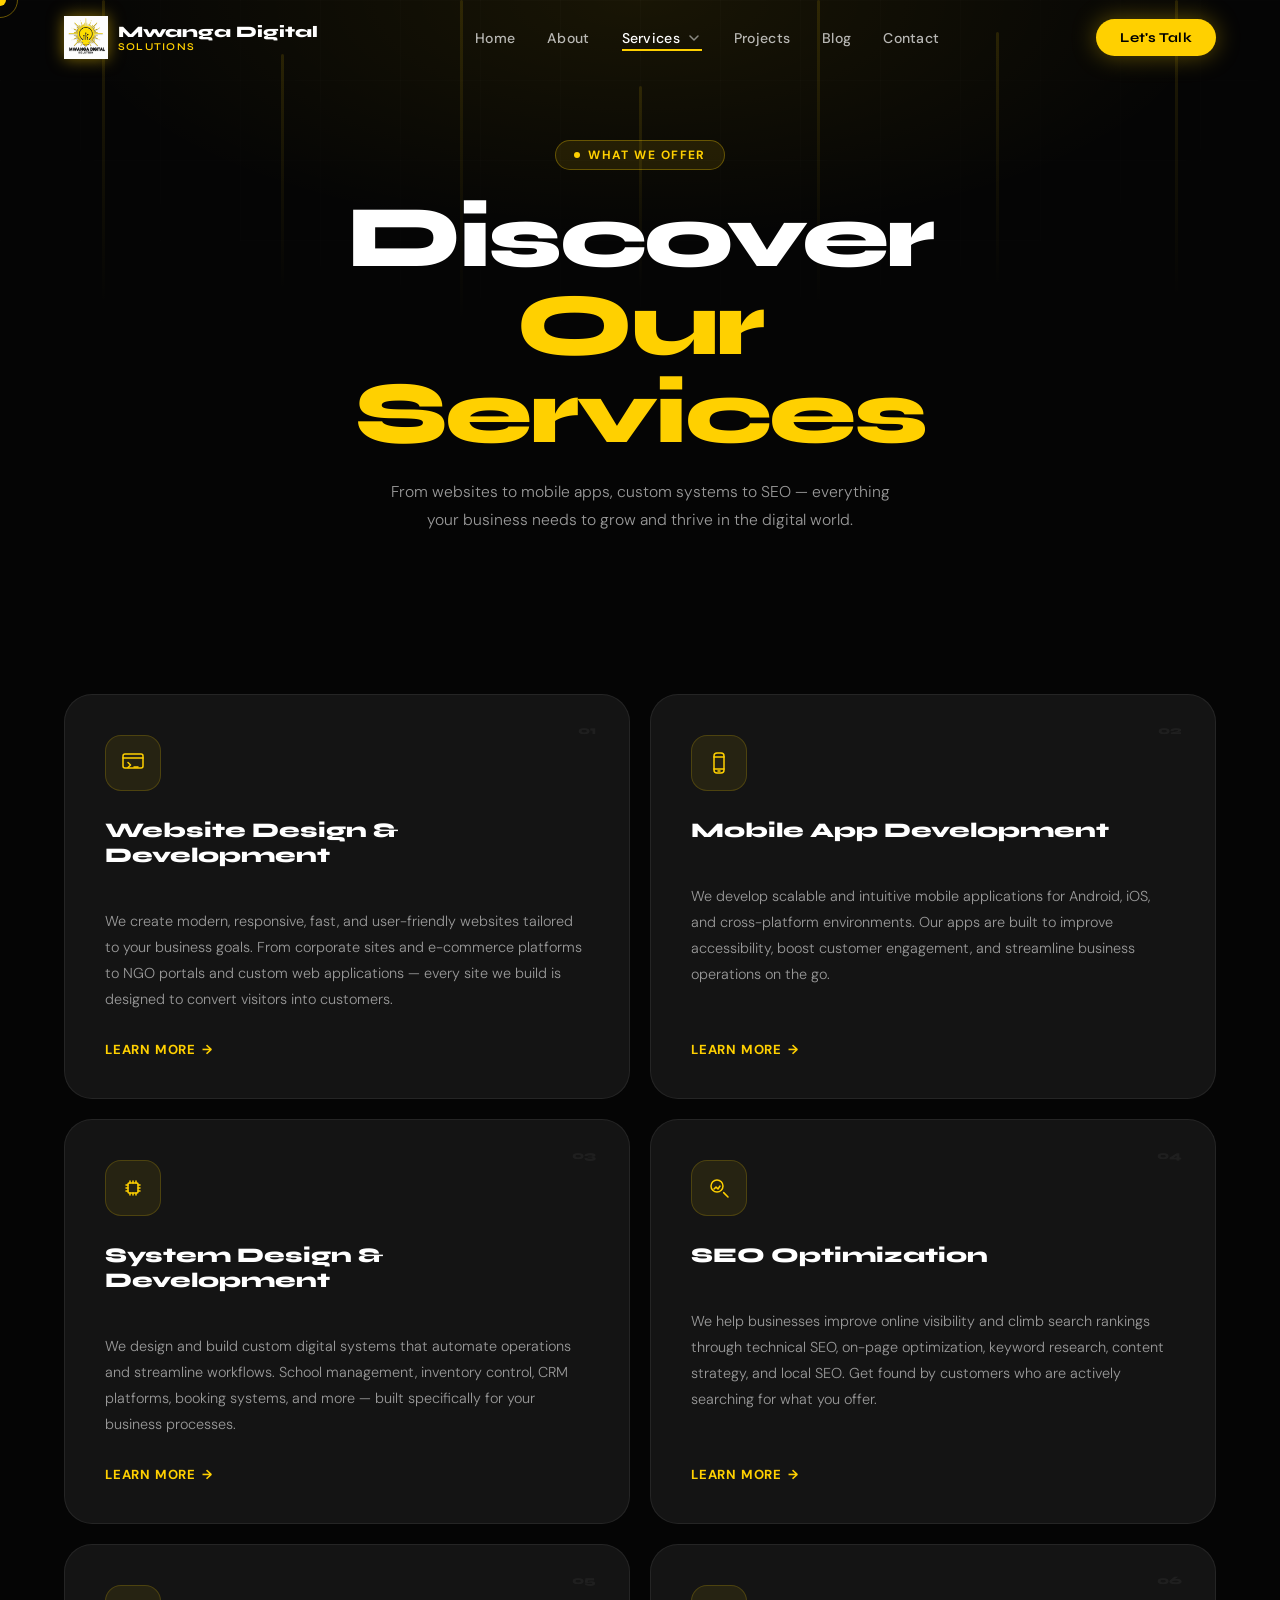
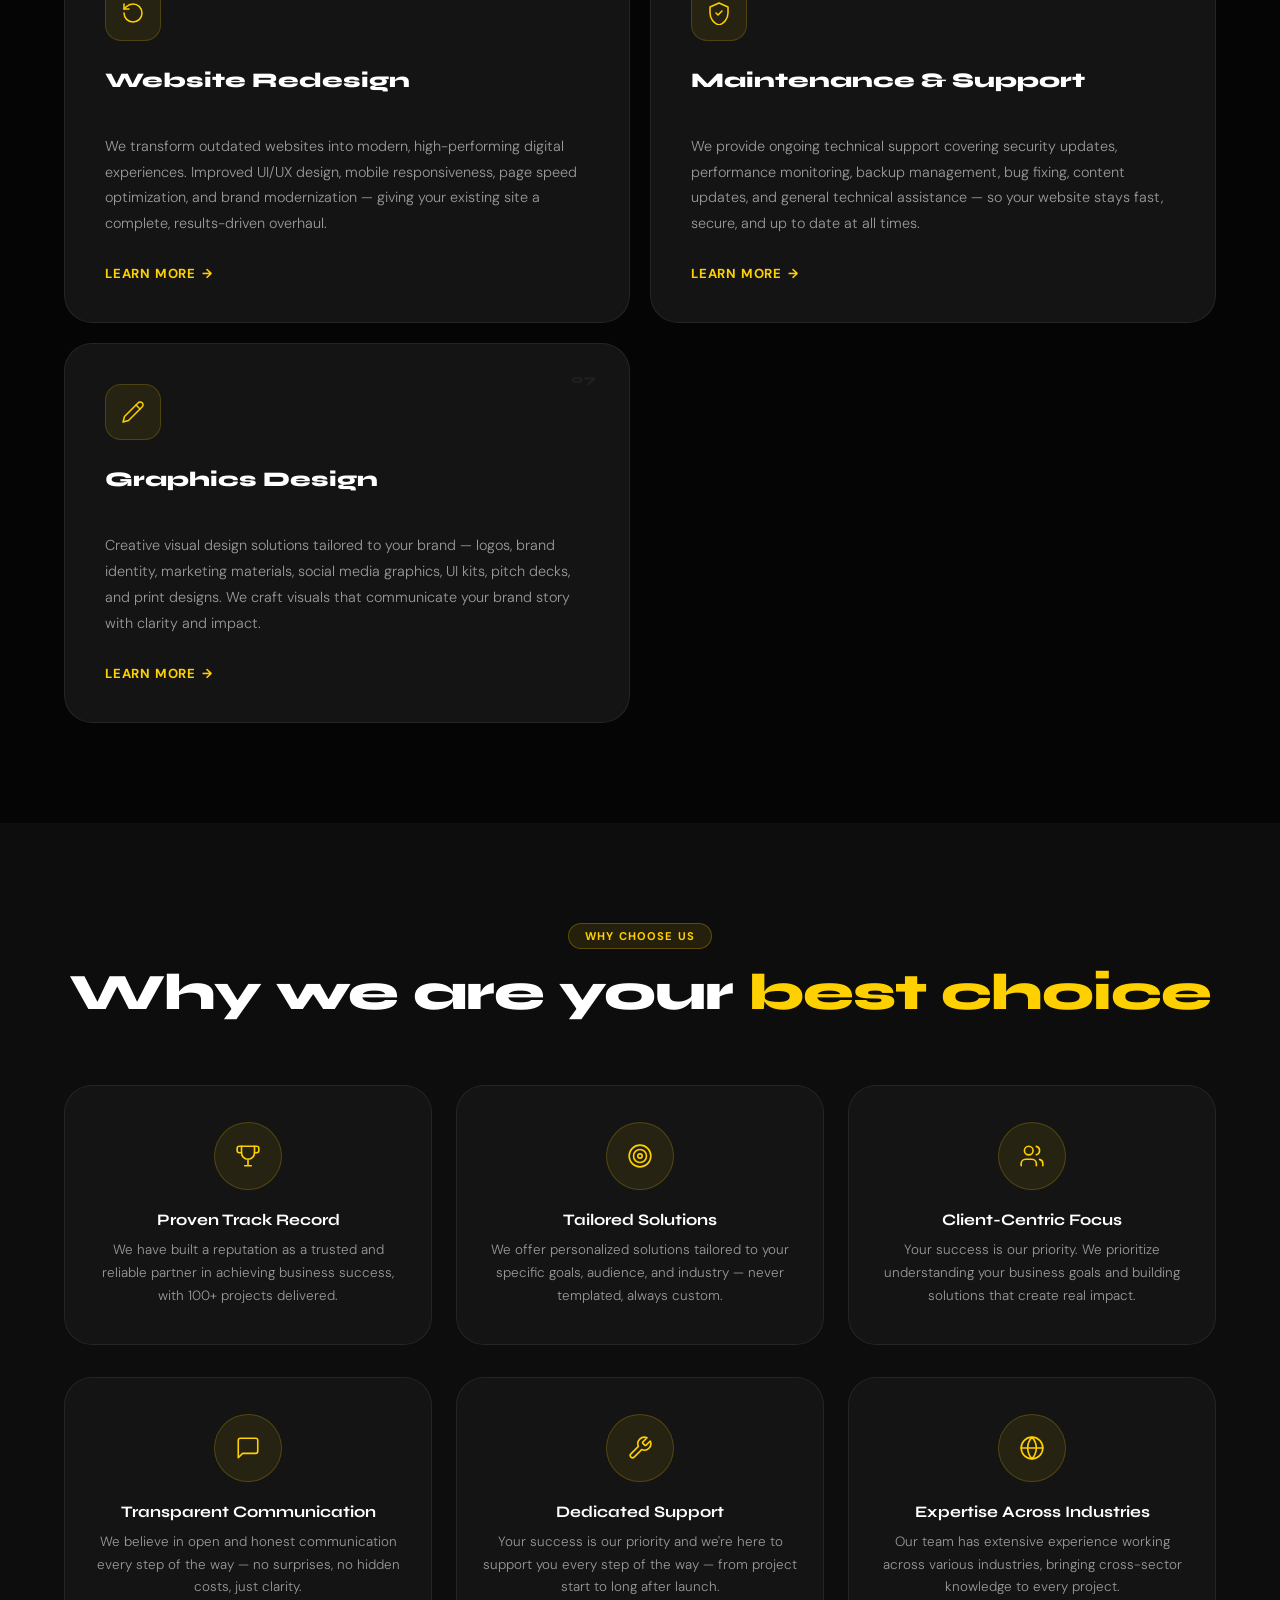
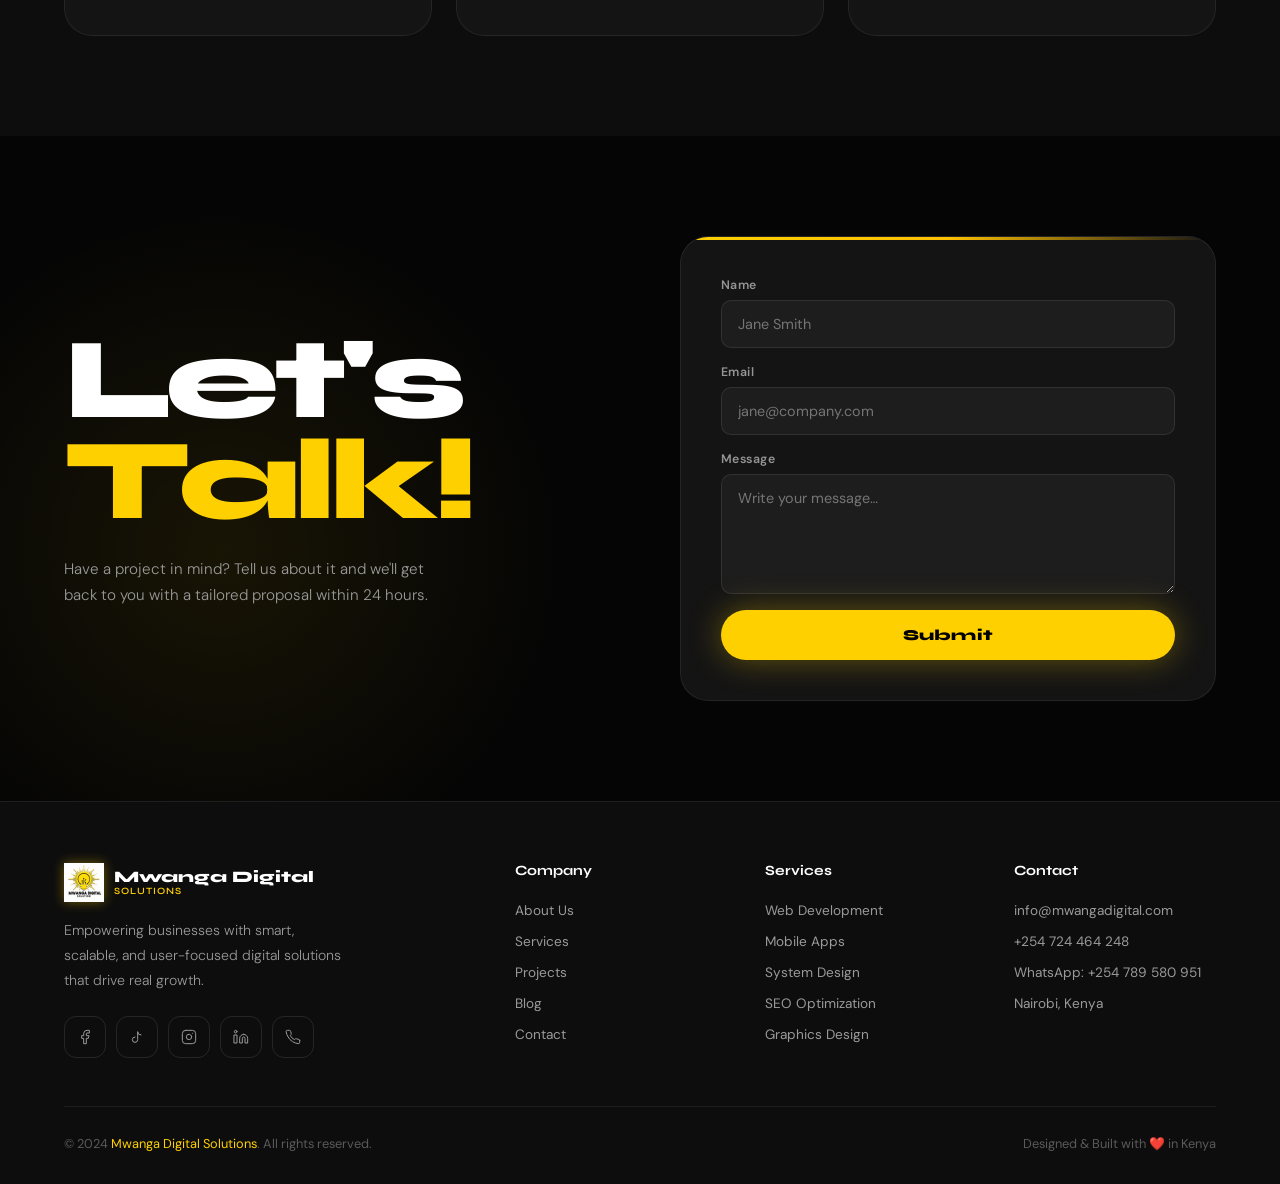
<file: services.html>
<!DOCTYPE html>
<html lang="en">
<head>
<meta charset="UTF-8"/>
<meta name="viewport" content="width=device-width, initial-scale=1.0"/>
<title>Digital Services | Web Design, Mobile Apps & More — Mwanga Digital Solutions Nairobi</title>
<meta name="description" content="Mwanga Digital Solutions offers 7 specialist digital services in Nairobi, Kenya: website design & development, mobile app development, custom system design, SEO optimization, website redesign, maintenance & support, and graphics design."/>
<meta name="keywords" content="web design nairobi, mobile app development kenya, SEO services nairobi, custom software kenya, website redesign nairobi, graphics design kenya, digital services nairobi, system development kenya, app developer nairobi, ERP kenya, CRM kenya"/>
<meta name="author" content="Mwanga Digital Solutions"/>
<meta name="robots" content="index, follow, max-snippet:-1, max-image-preview:large, max-video-preview:-1"/>
<meta name="theme-color" content="#FFD000"/>
<link rel="canonical" href="https://mwangadigital.com/services.html"/>
<meta property="og:type" content="website"/>
<meta property="og:site_name" content="Mwanga Digital Solutions"/>
<meta property="og:url" content="https://mwangadigital.com/services.html"/>
<meta property="og:title" content="Digital Services | Web Design, Mobile Apps & More — Mwanga Digital Nairobi"/>
<meta property="og:description" content="7 specialist digital services in Nairobi, Kenya: web design, mobile apps, custom systems, SEO, redesign, maintenance & graphics. Zero compromise on quality."/>
<meta property="og:image" content="https://mwangadigital.com/assets/images/mwanga-logo.png"/>
<meta property="og:image:alt" content="Mwanga Digital Solutions Services — Nairobi Kenya"/>
<meta property="og:locale" content="en_KE"/>
<meta name="twitter:card" content="summary_large_image"/>
<meta name="twitter:title" content="Digital Services | Mwanga Digital Solutions Nairobi Kenya"/>
<meta name="twitter:description" content="Web design, mobile apps, custom systems, SEO & more from Nairobi's trusted digital agency. 7 specialist services, one focused team."/>
<meta name="twitter:image" content="https://mwangadigital.com/assets/images/mwanga-logo.png"/>
<script type="application/ld+json">
{"@context":"https://schema.org","@graph":[{"@type":"CollectionPage","@id":"https://mwangadigital.com/services.html","url":"https://mwangadigital.com/services.html","name":"Digital Services — Mwanga Digital Solutions","description":"7 specialist digital services in Nairobi, Kenya: web design, mobile apps, custom systems, SEO, redesign, maintenance and graphics.","inLanguage":"en-KE","isPartOf":{"@id":"https://mwangadigital.com/#website"},"breadcrumb":{"@type":"BreadcrumbList","itemListElement":[{"@type":"ListItem","position":1,"name":"Home","item":"https://mwangadigital.com"},{"@type":"ListItem","position":2,"name":"Services","item":"https://mwangadigital.com/services.html"}]}},{"@type":"Service","provider":{"@id":"https://mwangadigital.com/#organization"},"name":"Website Design & Development","description":"Modern, responsive websites for businesses, NGOs and e-commerce in Kenya","areaServed":"Kenya"},{"@type":"Service","provider":{"@id":"https://mwangadigital.com/#organization"},"name":"Mobile App Development","description":"Android, iOS and cross-platform mobile applications for Kenya businesses","areaServed":"Kenya"},{"@type":"Service","provider":{"@id":"https://mwangadigital.com/#organization"},"name":"System Design & Development","description":"Custom ERP, CRM, school management, booking and inventory systems","areaServed":"Kenya"},{"@type":"Service","provider":{"@id":"https://mwangadigital.com/#organization"},"name":"SEO Optimization","description":"Technical SEO, local SEO and content strategy for Kenya businesses","areaServed":"Kenya"},{"@type":"Service","provider":{"@id":"https://mwangadigital.com/#organization"},"name":"Website Redesign","description":"Modern UI/UX overhaul and performance upgrade for outdated websites","areaServed":"Kenya"},{"@type":"Service","provider":{"@id":"https://mwangadigital.com/#organization"},"name":"Maintenance & Support","description":"Ongoing security updates, backups, bug fixes and technical support","areaServed":"Kenya"},{"@type":"Service","provider":{"@id":"https://mwangadigital.com/#organization"},"name":"Graphics Design","description":"Brand identity, logos, social media graphics and marketing materials","areaServed":"Kenya"}]}
</script>
<link rel="preconnect" href="https://fonts.googleapis.com"/>
<link rel="preconnect" href="https://fonts.gstatic.com" crossorigin/>
<link href="https://fonts.googleapis.com/css2?family=Syne:wght@400;600;700;800&family=DM+Sans:ital,wght@0,300;0,400;0,500;0,600;1,300&display=swap" rel="stylesheet"/>
<link rel="icon" type="image/png" href="assets/images/favicon.png"/>
<link rel="shortcut icon" type="image/png" href="assets/images/favicon.png"/>
<link rel="manifest" href="/site.webmanifest"/>
<link rel="stylesheet" href="assets/css/global.css"/>
<style>

/* ========================================
   HERO
   ======================================== */
#services-hero{
  min-height:56vh;
  display:flex;align-items:center;justify-content:center;
  text-align:center;
  padding:140px 5% 80px;
  position:relative;overflow:hidden;
  background:var(--bg);
}
.sh-bg{
  position:absolute;inset:0;
  background:
    radial-gradient(ellipse 70% 60% at 50% 0%,rgba(255,208,0,0.08) 0%,transparent 65%),
    linear-gradient(to bottom,rgba(5,5,5,0) 0%,rgba(5,5,5,1) 100%);
  pointer-events:none;
}
/* Decorative architectural columns (matches reference silhouette) */
.sh-columns{
  position:absolute;top:0;left:0;right:0;
  height:55%;display:flex;justify-content:space-between;
  align-items:flex-start;padding:0 8%;
  pointer-events:none;overflow:hidden;
}
.sh-col{
  width:3px;
  background:linear-gradient(to bottom,rgba(255,208,0,0.12),transparent);
  border-radius:2px;
}
.sh-col:nth-child(1){height:90%;margin-top:0}
.sh-col:nth-child(2){height:70%;margin-top:5%}
.sh-col:nth-child(3){height:95%;margin-top:0}
.sh-col:nth-child(4){height:60%;margin-top:8%}
.sh-col:nth-child(5){height:90%;margin-top:0}
.sh-col:nth-child(6){height:75%;margin-top:3%}
.sh-col:nth-child(7){height:88%;margin-top:0}
.sh-grid{
  position:absolute;inset:0;
  background-image:
    linear-gradient(rgba(255,255,255,0.015) 1px,transparent 1px),
    linear-gradient(90deg,rgba(255,255,255,0.015) 1px,transparent 1px);
  background-size:80px 80px;
  mask-image:radial-gradient(ellipse 80% 80% at 50% 0%,black 0%,transparent 100%);
  pointer-events:none;
}
.sh-inner{position:relative;z-index:2;max-width:700px}
.sh-tag{
  display:inline-flex;align-items:center;gap:8px;
  background:rgba(255,208,0,0.1);border:1px solid rgba(255,208,0,0.3);
  padding:6px 18px;border-radius:100px;
  font-size:0.75rem;font-weight:700;color:var(--gold);
  letter-spacing:0.12em;text-transform:uppercase;margin-bottom:24px;
}
.sh-tag::before{content:'';width:6px;height:6px;background:var(--gold);border-radius:50%;animation:pulse 2s infinite}
.sh-h1{
  font-family:var(--font-display);
  font-size:clamp(3rem,7vw,5.5rem);
  font-weight:800;line-height:1.0;
  letter-spacing:-0.03em;
}
.sh-h1 span{color:var(--gold)}
.sh-sub{
  color:var(--grey);font-size:0.98rem;line-height:1.8;
  font-weight:300;margin-top:20px;max-width:520px;margin-left:auto;margin-right:auto;
}

/* ========================================
   SERVICES GRID
   ======================================== */
#services-grid{padding:80px 5% 100px;background:var(--bg)}
.sg-inner{max-width:1400px;margin:0 auto}
.sg-grid{
  display:grid;
  grid-template-columns:repeat(2,1fr);
  gap:20px;
}
.sg-card{
  background:var(--card);
  border:1px solid var(--border);
  border-radius:var(--radius2);
  padding:40px;
  position:relative;overflow:hidden;
  cursor:pointer;
  transition:border-color 0.4s,transform 0.4s,box-shadow 0.4s;
  display:flex;flex-direction:column;
}
.sg-card::before{
  content:'';position:absolute;inset:0;
  background:radial-gradient(circle at 0% 0%,rgba(255,208,0,0.06) 0%,transparent 55%);
  opacity:0;transition:opacity 0.4s;
  pointer-events:none;
}
.sg-card:hover{
  border-color:rgba(255,208,0,0.28);
  transform:translateY(-5px);
  box-shadow:0 28px 64px rgba(0,0,0,0.55),0 0 0 1px rgba(255,208,0,0.06);
}
.sg-card:hover::before{opacity:1}
/* Top accent line on hover */
.sg-card::after{
  content:'';position:absolute;top:0;left:0;right:0;height:2px;
  background:linear-gradient(90deg,var(--gold),transparent);
  transform:scaleX(0);transform-origin:left;
  transition:transform 0.4s;
  pointer-events:none;
}
.sg-card:hover::after{transform:scaleX(1)}

.sg-icon-wrap{
  width:56px;height:56px;border-radius:16px;
  background:rgba(255,208,0,0.08);
  border:1px solid rgba(255,208,0,0.18);
  display:flex;align-items:center;justify-content:center;
  font-size:1.5rem;margin-bottom:28px;
  transition:background 0.3s,transform 0.3s;
  flex-shrink:0;
}
.sg-icon-wrap svg{width:24px;height:24px;color:var(--gold)}
.sg-card:hover .sg-icon-wrap{background:rgba(255,208,0,0.16);transform:scale(1.08)}
.sg-num{
  position:absolute;top:28px;right:32px;
  font-family:var(--font-display);font-size:0.72rem;font-weight:800;
  color:rgba(255,255,255,0.05);letter-spacing:0.06em;
}
.sg-card h3{
  font-family:var(--font-display);font-size:1.3rem;
  font-weight:800;margin-bottom:40px;
  line-height:1.2;
}
.sg-card p{
  color:var(--grey);font-size:0.9rem;
  line-height:1.8;font-weight:300;
  flex:1;margin-bottom:28px;
}
.sg-learn{
  /* button reset */
  background:none;border:none;padding:0;
  cursor:pointer;font-family:var(--font-body);
  /* raise above ::before overlay */
  position:relative;z-index:1;
  /* layout & type */
  display:inline-flex;align-items:center;gap:6px;
  font-size:0.82rem;font-weight:700;
  color:var(--gold);text-decoration:none;
  letter-spacing:0.06em;text-transform:uppercase;
  transition:gap 0.3s;
  align-self:flex-start;
}
.sg-card:hover .sg-learn{gap:12px}
.sg-learn-arrow{
  transition:transform 0.3s;
  display:inline-block;
}
.sg-card:hover .sg-learn-arrow{transform:rotate(-45deg)}

/* ========================================
   WHY CHOOSE US
   ======================================== */
#why-us{
  padding:100px 5%;
  background:var(--bg2);
}
.wu-inner{max-width:1400px;margin:0 auto}
.wu-header{
  text-align:center;margin-bottom:64px;
}
.wu-badge{
  display:inline-flex;align-items:center;gap:8px;
  background:rgba(255,208,0,0.1);border:1px solid rgba(255,208,0,0.25);
  padding:5px 16px;border-radius:100px;
  font-size:0.7rem;font-weight:700;color:var(--gold);
  letter-spacing:0.1em;text-transform:uppercase;margin-bottom:16px;
}
.wu-h2{
  font-family:var(--font-display);
  font-size:clamp(2rem,4vw,3.2rem);
  font-weight:800;line-height:1.1;letter-spacing:-0.02em;
}
.wu-h2 span{color:var(--gold)}
.wu-grid{
  display:grid;
  grid-template-columns:repeat(3,1fr);
  gap:32px 24px;
}
.wu-item{
  text-align:center;padding:36px 24px;
  border-radius:var(--radius2);
  background:var(--card);border:1px solid var(--border);
  transition:transform 0.3s,border-color 0.3s,box-shadow 0.3s;
}
.wu-item:hover{
  transform:translateY(-6px);
  border-color:rgba(255,208,0,0.22);
  box-shadow:0 20px 48px rgba(0,0,0,0.4);
}
.wu-icon-circle{
  width:68px;height:68px;border-radius:50%;
  background:rgba(255,208,0,0.08);
  border:1px solid rgba(255,208,0,0.2);
  display:flex;align-items:center;justify-content:center;
  margin:0 auto 20px;
  transition:background 0.3s,transform 0.3s;
}
.wu-icon-circle svg{width:26px;height:26px;color:var(--gold)}
.wu-item:hover .wu-icon-circle{background:rgba(255,208,0,0.16);transform:scale(1.1)}
.wu-item h4{
  font-family:var(--font-display);font-size:1rem;
  font-weight:700;margin-bottom:10px;
}
.wu-item p{
  color:var(--grey);font-size:0.84rem;
  line-height:1.7;font-weight:300;
}

/* ========================================
   LETS TALK
   ======================================== */
#lets-talk{
  padding:100px 5%;
  background:var(--bg);
  position:relative;overflow:hidden;
}
#lets-talk::before{
  content:'';position:absolute;
  bottom:-20%;left:-10%;
  width:60vw;height:60vw;max-width:700px;
  background:radial-gradient(circle,rgba(255,208,0,0.08) 0%,transparent 65%);
  border-radius:50%;pointer-events:none;
}
.lt-inner{
  max-width:1400px;margin:0 auto;
  display:grid;grid-template-columns:1fr 1fr;
  gap:80px;align-items:center;position:relative;z-index:2;
}
.lt-headline{
  font-family:var(--font-display);
  font-size:clamp(4rem,9vw,8rem);
  font-weight:800;line-height:0.88;
  letter-spacing:-0.05em;margin-bottom:24px;
}
.lt-headline span{color:var(--gold);display:block}
.lt-sub{
  color:var(--grey);font-size:0.95rem;
  line-height:1.75;font-weight:300;
  max-width:380px;
}

/* Form card */
.lt-form-card{
  background:var(--card);border:1px solid var(--border);
  border-radius:var(--radius2);padding:40px;
  position:relative;overflow:hidden;
}
.lt-form-card::before{
  content:'';position:absolute;top:0;left:0;right:0;height:3px;
  background:linear-gradient(90deg,var(--gold),var(--gold2),transparent);
}
.f-group{display:flex;flex-direction:column;gap:7px;margin-bottom:16px}
.f-group label{
  font-size:0.77rem;font-weight:600;
  color:rgba(255,255,255,0.55);letter-spacing:0.04em;
}
.f-group input,.f-group textarea{
  background:rgba(255,255,255,0.04);
  border:1px solid rgba(255,255,255,0.09);
  border-radius:10px;padding:14px 16px;
  color:var(--white);font-family:var(--font-body);font-size:0.9rem;
  outline:none;transition:border-color 0.3s,background 0.3s;width:100%;
}
.f-group input:focus,.f-group textarea:focus{
  border-color:rgba(255,208,0,0.4);
  background:rgba(255,208,0,0.03);
}
.f-group textarea{resize:vertical;min-height:120px}
.btn-submit{
  width:100%;padding:16px;
  background:var(--gold);color:#000;
  font-family:var(--font-display);font-weight:800;font-size:0.95rem;
  border:none;border-radius:100px;cursor:pointer;
  transition:all 0.3s;
  box-shadow:0 0 32px rgba(255,208,0,0.35);
  letter-spacing:0.02em;
}
.btn-submit:hover{
  background:var(--gold2);
  box-shadow:0 0 52px rgba(255,208,0,0.65);
  transform:translateY(-2px);
}

/* ========================================
   RESPONSIVE
   ======================================== */
@media(max-width:1024px){
  .sg-grid{grid-template-columns:1fr}
  .wu-grid{grid-template-columns:1fr 1fr}
  .lt-inner{grid-template-columns:1fr;gap:48px}
}
@media(max-width:640px){
  .wu-grid{grid-template-columns:1fr}
  .lt-headline{font-size:clamp(3.5rem,12vw,6rem)}
  .lt-form-card{padding:32px 24px}
  .lt-sub{max-width:100%}
}
@media(max-width:480px){
  .lt-headline{font-size:clamp(2.6rem,13vw,4rem)}
  .lt-form-card{padding:24px 18px}
  #svc-modal-overlay{padding:12px}
  .sg-card{padding:24px 18px}
  .sg-card h3{font-size:1.1rem}
  .wu-item{padding:24px 16px}
  .wu-icon-circle{width:56px;height:56px}
  .wu-icon-circle svg{width:22px;height:22px}
  .sh-h1{font-size:clamp(2.2rem,10vw,3.5rem)}
}

/* ========================================
   SERVICE MODAL
   ======================================== */
@keyframes svcFadeIn{from{opacity:0}to{opacity:1}}
@keyframes svcSlideIn{from{transform:translateY(32px) scale(0.95);opacity:0}to{transform:translateY(0) scale(1);opacity:1}}
#svc-modal-overlay{
  display:none;
  position:fixed;inset:0;z-index:9999;
  background:rgba(5,5,5,0.86);
  backdrop-filter:blur(6px);
  align-items:center;justify-content:center;
  padding:20px;
  animation:svcFadeIn 0.25s ease forwards;
}
#svc-modal-overlay.svc-open{display:flex}
.svc-modal{
  background:#111;
  border:1px solid rgba(255,208,0,0.2);
  border-radius:20px;
  max-width:640px;width:100%;
  max-height:88vh;overflow-y:auto;
  position:relative;
  animation:svcSlideIn 0.32s cubic-bezier(0.22,1,0.36,1) forwards;
  box-shadow:0 40px 100px rgba(0,0,0,0.8);
  scrollbar-width:none;
}
.svc-modal::-webkit-scrollbar{display:none}
.svc-modal-close{
  position:absolute;top:16px;right:16px;z-index:3;
  width:36px;height:36px;border-radius:50%;
  background:rgba(255,255,255,0.06);
  border:1px solid rgba(255,255,255,0.12);
  color:#fff;font-size:0.95rem;cursor:pointer;
  display:flex;align-items:center;justify-content:center;
  transition:background 0.2s,border-color 0.2s,color 0.2s;
  font-family:inherit;padding:0;
}
.svc-modal-close:hover{background:rgba(255,208,0,0.15);border-color:rgba(255,208,0,0.5);color:#FFD000}
.svc-modal-header{
  padding:32px 32px 0;
  display:flex;align-items:flex-start;gap:18px;
}
.svc-modal-icon-box{
  width:58px;height:58px;border-radius:16px;
  background:rgba(255,208,0,0.1);border:1px solid rgba(255,208,0,0.2);
  display:flex;align-items:center;justify-content:center;
  flex-shrink:0;
}
.svc-modal-icon-box svg{width:26px;height:26px;color:#FFD000}
.svc-modal-meta{flex:1;padding-top:2px}
.svc-modal-num{
  font-size:0.68rem;font-weight:800;color:#FFD000;
  letter-spacing:0.12em;text-transform:uppercase;margin-bottom:5px;
}
.svc-modal-name{
  font-family:'Syne',sans-serif;font-weight:800;
  font-size:1.3rem;line-height:1.2;letter-spacing:-0.02em;color:#fff;
}
.svc-modal-tag{
  display:block;margin-top:7px;
  font-size:0.73rem;color:rgba(255,255,255,0.4);font-weight:400;
}
.svc-modal-body{padding:24px 32px 32px}
.svc-modal-desc{
  color:rgba(255,255,255,0.55);font-size:0.88rem;line-height:1.85;
  font-weight:300;margin-bottom:24px;
  padding-bottom:24px;border-bottom:1px solid rgba(255,255,255,0.07);
}
.svc-modal-features-label{
  font-size:0.68rem;font-weight:700;letter-spacing:0.12em;
  text-transform:uppercase;color:rgba(255,255,255,0.28);
  margin-bottom:12px;
}
.svc-modal-features{
  display:grid;grid-template-columns:1fr 1fr;
  gap:9px;margin-bottom:28px;
}
.svc-modal-feat{
  display:flex;align-items:center;gap:9px;
  font-size:0.83rem;color:#fff;font-weight:400;
}
.svc-modal-feat-check{
  width:20px;height:20px;border-radius:6px;
  background:rgba(255,208,0,0.1);border:1px solid rgba(255,208,0,0.15);
  display:flex;align-items:center;justify-content:center;
  flex-shrink:0;
}
.svc-modal-feat-check svg{width:11px;height:11px;color:#FFD000;stroke-width:2.5}
.svc-modal-cta{
  display:inline-flex;align-items:center;gap:8px;
  background:#FFD000;color:#000;
  padding:13px 28px;border-radius:100px;
  font-family:'Syne',sans-serif;font-weight:800;font-size:0.86rem;
  text-decoration:none;letter-spacing:0.03em;
  transition:background 0.25s,box-shadow 0.25s,transform 0.25s;
  box-shadow:0 0 28px rgba(255,208,0,0.28);
}
.svc-modal-cta:hover{background:#FFC000;box-shadow:0 0 48px rgba(255,208,0,0.55);transform:translateY(-2px)}
@media(max-width:520px){
  .svc-modal-header{padding:22px 20px 0;gap:14px}
  .svc-modal-body{padding:18px 20px 24px}
  .svc-modal-features{grid-template-columns:1fr}
  .svc-modal-name{font-size:1.1rem}
  .svc-modal-icon-box{width:48px;height:48px}
}
</style>
</head>
<body>

<div id="cursor"></div>
<div id="cursor-trail"></div>

<!-- ── NAVBAR ── -->
<nav id="navbar">
  <a href="index.html" class="nav-logo">
    <img src="assets/images/mwanga-logo.png" alt="Mwanga Digital Solutions"/>
    <div class="nav-logo-text">Mwanga Digital<span>Solutions</span></div>
  </a>
  <ul class="nav-links">
    <li><a href="index.html">Home</a></li>
    <li><a href="about.html">About</a></li>
    <li class="has-dropdown">
      <a href="services.html">Services <span class="drop-arrow"><svg viewBox="0 0 10 6" fill="none" stroke="currentColor" stroke-width="1.5" stroke-linecap="round" stroke-linejoin="round"><path d="M1 1l4 4 4-4"/></svg></span></a>
      <div class="nav-dropdown">
        <div class="nd-split">
          <div class="nd-left">
            <a href="services.html#web-design" class="nd-item"><span class="nd-icon"><svg viewBox="0 0 24 24" fill="none" stroke="currentColor" stroke-width="1.5" stroke-linecap="round" stroke-linejoin="round"><rect x="2" y="3" width="20" height="14" rx="2"/><path d="M2 7h20M7 11.5l2.5 2.5-2.5 2.5M13 16h4"/></svg></span><span><span class="nd-title">Website Design & Development</span><span class="nd-sub">Corporate, e-commerce & custom sites</span></span></a>
            <a href="services.html#mobile-apps" class="nd-item"><span class="nd-icon"><svg viewBox="0 0 24 24" fill="none" stroke="currentColor" stroke-width="1.5" stroke-linecap="round" stroke-linejoin="round"><rect x="7" y="2" width="10" height="20" rx="3"/><path d="M7 6h10M7 18h10M11 20h2"/></svg></span><span><span class="nd-title">Mobile App Development</span><span class="nd-sub">Android, iOS & cross-platform apps</span></span></a>
            <a href="services.html#systems" class="nd-item"><span class="nd-icon"><svg viewBox="0 0 24 24" fill="none" stroke="currentColor" stroke-width="1.5" stroke-linecap="round" stroke-linejoin="round"><rect x="7" y="7" width="10" height="10" rx="1"/><path d="M9 7V5M12 7V5M15 7V5M9 19v-2M12 19v-2M15 19v-2M5 9H7M5 12H7M5 15H7M17 9h2M17 12h2M17 15h2"/></svg></span><span><span class="nd-title">System Design & Development</span><span class="nd-sub">CRM, school, inventory & custom systems</span></span></a>
            <a href="services.html#seo" class="nd-item"><span class="nd-icon"><svg viewBox="0 0 24 24" fill="none" stroke="currentColor" stroke-width="1.5" stroke-linecap="round" stroke-linejoin="round"><circle cx="10" cy="10" r="6"/><path d="m21 21-4.35-4.35M7 13l2-2 2 2 2-3"/></svg></span><span><span class="nd-title">SEO Optimization</span><span class="nd-sub">Rankings, visibility & local SEO</span></span></a>
            <a href="services.html#redesign" class="nd-item"><span class="nd-icon"><svg viewBox="0 0 24 24" fill="none" stroke="currentColor" stroke-width="1.5" stroke-linecap="round" stroke-linejoin="round"><path d="M3 12a9 9 0 1 0 9-9 9.75 9.75 0 0 0-6.74 2.74L3 8"/><path d="M3 3v5h5"/></svg></span><span><span class="nd-title">Website Redesign</span><span class="nd-sub">Modern UI/UX & performance upgrades</span></span></a>
            <a href="services.html#maintenance" class="nd-item"><span class="nd-icon"><svg viewBox="0 0 24 24" fill="none" stroke="currentColor" stroke-width="1.5" stroke-linecap="round" stroke-linejoin="round"><path d="M12 2 3 6v6c0 5.25 3.8 10.74 9 12 5.2-1.26 9-6.75 9-12V6Z"/><path d="m9 12 2 2 4-4"/></svg></span><span><span class="nd-title">Maintenance & Support</span><span class="nd-sub">Security, updates & ongoing care</span></span></a>
            <a href="services.html#graphics" class="nd-item"><span class="nd-icon"><svg viewBox="0 0 24 24" fill="none" stroke="currentColor" stroke-width="1.5" stroke-linecap="round" stroke-linejoin="round"><path d="M17 3a2.85 2.83 0 1 1 4 4L7.5 20.5 2 22l1.5-5.5Z"/><path d="m15 5 4 4"/></svg></span><span><span class="nd-title">Graphics Design</span><span class="nd-sub">Branding, logos & visual identity</span></span></a>
          </div>
          <div class="nd-right">
            <div class="nd-r-eyebrow">Our Expertise</div>
            <div class="nd-r-heading">Digital<br/>Solutions<br/>That <span>Deliver</span></div>
            <p class="nd-r-sub">7 specialist services. One focused team. Zero compromise.</p>
            <div class="nd-r-divider"></div>
            <div class="nd-r-stats">
              <div class="nd-r-stat"><span class="nd-r-stat-n">50+</span><span class="nd-r-stat-l">Projects delivered</span></div>
              <div class="nd-r-stat"><span class="nd-r-stat-n">98%</span><span class="nd-r-stat-l">Client satisfaction</span></div>
              <div class="nd-r-stat"><span class="nd-r-stat-n">5yr</span><span class="nd-r-stat-l">Industry experience</span></div>
            </div>
            <a href="services.html" class="nd-r-cta">View All Services →</a>
          </div>
        </div>
      </div>
    </li>
    <li><a href="projects.html">Projects</a></li>
    <li><a href="blog.html">Blog</a></li>
    <li><a href="contact.html">Contact</a></li>
  </ul>
  <a href="contact.html" class="nav-cta">Let's Talk</a>
  <div class="nav-hamburger" onclick="toggleMobileMenu()"><span></span><span></span><span></span></div>
</nav>

<!-- MOBILE MENU OVERLAY -->
<div id="mob-overlay" onclick="closeMobileMenu()"></div>
<!-- MOBILE MENU -->
<div id="mobile-menu">
  <div class="mob-head">
    <a href="index.html" class="mob-logo-wrap" onclick="closeMobileMenu()">
      <img src="assets/images/mwanga-logo.png" alt="Mwanga Digital Solutions"/>
      <div class="mob-logo-name">Mwanga Digital<span class="mob-logo-sub">Solutions</span></div>
    </a>
    <button class="mob-x-btn" onclick="closeMobileMenu()" aria-label="Close menu">
      <svg viewBox="0 0 24 24" fill="none" stroke="currentColor" stroke-width="2" stroke-linecap="round" stroke-linejoin="round"><path d="M18 6 6 18M6 6l12 12"/></svg>
    </button>
  </div>
  <nav class="mob-nav">
    <a href="index.html" class="mob-link" onclick="closeMobileMenu()">Home<svg class="mob-chevron" viewBox="0 0 24 24" fill="none" stroke="currentColor" stroke-width="2" stroke-linecap="round" stroke-linejoin="round"><path d="m9 18 6-6-6-6"/></svg></a>
    <a href="about.html" class="mob-link" onclick="closeMobileMenu()">About<svg class="mob-chevron" viewBox="0 0 24 24" fill="none" stroke="currentColor" stroke-width="2" stroke-linecap="round" stroke-linejoin="round"><path d="m9 18 6-6-6-6"/></svg></a>
    <button class="mob-link mob-svc-toggle svc-open" onclick="toggleServicesMenu()">Services<svg class="mob-chevron mob-svc-chevron" viewBox="0 0 24 24" fill="none" stroke="currentColor" stroke-width="2" stroke-linecap="round" stroke-linejoin="round"><path d="m9 18 6-6-6-6"/></svg></button>
    <div class="mob-svc-panel open">
      <a href="services.html#web-design" class="mob-svc-item" onclick="closeMobileMenu()"><span class="mob-svc-dot"></span>Web Design & Development</a>
      <a href="services.html#mobile-apps" class="mob-svc-item" onclick="closeMobileMenu()"><span class="mob-svc-dot"></span>Mobile App Development</a>
      <a href="services.html#systems" class="mob-svc-item" onclick="closeMobileMenu()"><span class="mob-svc-dot"></span>System Development</a>
      <a href="services.html#seo" class="mob-svc-item" onclick="closeMobileMenu()"><span class="mob-svc-dot"></span>SEO Optimization</a>
      <a href="services.html#redesign" class="mob-svc-item" onclick="closeMobileMenu()"><span class="mob-svc-dot"></span>Website Redesign</a>
      <a href="services.html#maintenance" class="mob-svc-item" onclick="closeMobileMenu()"><span class="mob-svc-dot"></span>Maintenance & Support</a>
      <a href="services.html#graphics" class="mob-svc-item" onclick="closeMobileMenu()"><span class="mob-svc-dot"></span>Graphics Design</a>
    </div>
    <div class="mob-divider"></div>
    <a href="projects.html" class="mob-link" onclick="closeMobileMenu()">Projects<svg class="mob-chevron" viewBox="0 0 24 24" fill="none" stroke="currentColor" stroke-width="2" stroke-linecap="round" stroke-linejoin="round"><path d="m9 18 6-6-6-6"/></svg></a>
    <a href="blog.html" class="mob-link" onclick="closeMobileMenu()">Blog<svg class="mob-chevron" viewBox="0 0 24 24" fill="none" stroke="currentColor" stroke-width="2" stroke-linecap="round" stroke-linejoin="round"><path d="m9 18 6-6-6-6"/></svg></a>
    <a href="contact.html" class="mob-link" onclick="closeMobileMenu()">Contact<svg class="mob-chevron" viewBox="0 0 24 24" fill="none" stroke="currentColor" stroke-width="2" stroke-linecap="round" stroke-linejoin="round"><path d="m9 18 6-6-6-6"/></svg></a>
  </nav>
  <div class="mob-foot">
    <a href="contact.html" class="mob-cta" onclick="closeMobileMenu()">Let's Talk →</a>
    <div class="mob-contacts">
      <a href="tel:+254724464248" class="mob-contact-link"><svg viewBox="0 0 24 24" fill="none" stroke="currentColor" stroke-width="1.5" stroke-linecap="round" stroke-linejoin="round"><path d="M22 16.92v3a2 2 0 0 1-2.18 2 19.79 19.79 0 0 1-8.63-3.07A19.5 19.5 0 0 1 4.09 10a19.79 19.79 0 0 1-3.07-8.67A2 2 0 0 1 2.98 2h3a2 2 0 0 1 2 1.72 12.84 12.84 0 0 0 .7 2.81 2 2 0 0 1-.45 2.11L7 8a16 16 0 0 0 9 9l1.36-1.22a2 2 0 0 1 2.11-.45 12.84 12.84 0 0 0 2.81.7A2 2 0 0 1 22 16.92z"/></svg>+254 724 464248</a>
      <a href="mailto:info@mwangadigital.com" class="mob-contact-link"><svg viewBox="0 0 24 24" fill="none" stroke="currentColor" stroke-width="1.5" stroke-linecap="round" stroke-linejoin="round"><rect x="2" y="4" width="20" height="16" rx="2"/><path d="m22 7-8.97 5.7a1.94 1.94 0 0 1-2.06 0L2 7"/></svg>info@mwangadigital.com</a>
    </div>
  </div>
</div>

<!-- ══════════════════════════════════════
     HERO
     ══════════════════════════════════════ -->
<section id="services-hero">
  <div class="sh-bg"></div>
  <div class="sh-grid"></div>
  <div class="sh-columns">
    <div class="sh-col"></div>
    <div class="sh-col"></div>
    <div class="sh-col"></div>
    <div class="sh-col"></div>
    <div class="sh-col"></div>
    <div class="sh-col"></div>
    <div class="sh-col"></div>
  </div>
  <div class="sh-inner fade-up">
    <div class="sh-tag">What We Offer</div>
    <h1 class="sh-h1">Discover<br/><span>Our Services</span></h1>
    <p class="sh-sub">From websites to mobile apps, custom systems to SEO — everything your business needs to grow and thrive in the digital world.</p>
  </div>
</section>

<!-- ══════════════════════════════════════
     SERVICES GRID
     ══════════════════════════════════════ -->
<section id="services-grid">
  <div class="sg-inner">
    <div class="sg-grid">

      <!-- 01 Web Design -->
      <div class="sg-card fade-up" id="web-design">
        <span class="sg-num">01</span>
        <div class="sg-icon-wrap"><svg viewBox="0 0 24 24" fill="none" stroke="currentColor" stroke-width="1.5" stroke-linecap="round" stroke-linejoin="round"><rect x="2" y="3" width="20" height="14" rx="2"/><path d="M2 7h20M7 11.5l2.5 2.5-2.5 2.5M13 16h4"/></svg></div>
        <h3>Website Design &amp; Development</h3>
        <p>We create modern, responsive, fast, and user-friendly websites tailored to your business goals. From corporate sites and e-commerce platforms to NGO portals and custom web applications — every site we build is designed to convert visitors into customers.</p>
        <button class="sg-learn" onclick="openSvcModal('web-design')">Learn More <span class="sg-learn-arrow">→</span></button>
      </div>

      <!-- 02 Mobile Apps -->
      <div class="sg-card fade-up" id="mobile-apps">
        <span class="sg-num">02</span>
        <div class="sg-icon-wrap"><svg viewBox="0 0 24 24" fill="none" stroke="currentColor" stroke-width="1.5" stroke-linecap="round" stroke-linejoin="round"><rect x="7" y="2" width="10" height="20" rx="3"/><path d="M7 6h10M7 18h10M11 20h2"/></svg></div>
        <h3>Mobile App Development</h3>
        <p>We develop scalable and intuitive mobile applications for Android, iOS, and cross-platform environments. Our apps are built to improve accessibility, boost customer engagement, and streamline business operations on the go.</p>
        <button class="sg-learn" onclick="openSvcModal('mobile-apps')">Learn More <span class="sg-learn-arrow">→</span></button>
      </div>

      <!-- 03 System Design -->
      <div class="sg-card fade-up" id="systems">
        <span class="sg-num">03</span>
        <div class="sg-icon-wrap"><svg viewBox="0 0 24 24" fill="none" stroke="currentColor" stroke-width="1.5" stroke-linecap="round" stroke-linejoin="round"><rect x="7" y="7" width="10" height="10" rx="1"/><path d="M9 7V5M12 7V5M15 7V5M9 19v-2M12 19v-2M15 19v-2M5 9H7M5 12H7M5 15H7M17 9h2M17 12h2M17 15h2"/></svg></div>
        <h3>System Design &amp; Development</h3>
        <p>We design and build custom digital systems that automate operations and streamline workflows. School management, inventory control, CRM platforms, booking systems, and more — built specifically for your business processes.</p>
        <button class="sg-learn" onclick="openSvcModal('systems')">Learn More <span class="sg-learn-arrow">→</span></button>
      </div>

      <!-- 04 SEO -->
      <div class="sg-card fade-up" id="seo">
        <span class="sg-num">04</span>
        <div class="sg-icon-wrap"><svg viewBox="0 0 24 24" fill="none" stroke="currentColor" stroke-width="1.5" stroke-linecap="round" stroke-linejoin="round"><circle cx="10" cy="10" r="6"/><path d="m21 21-4.35-4.35M7 13l2-2 2 2 2-3"/></svg></div>
        <h3>SEO Optimization</h3>
        <p>We help businesses improve online visibility and climb search rankings through technical SEO, on-page optimization, keyword research, content strategy, and local SEO. Get found by customers who are actively searching for what you offer.</p>
        <button class="sg-learn" onclick="openSvcModal('seo')">Learn More <span class="sg-learn-arrow">→</span></button>
      </div>

      <!-- 05 Redesign -->
      <div class="sg-card fade-up" id="redesign">
        <span class="sg-num">05</span>
        <div class="sg-icon-wrap"><svg viewBox="0 0 24 24" fill="none" stroke="currentColor" stroke-width="1.5" stroke-linecap="round" stroke-linejoin="round"><path d="M3 12a9 9 0 1 0 9-9 9.75 9.75 0 0 0-6.74 2.74L3 8"/><path d="M3 3v5h5"/></svg></div>
        <h3>Website Redesign</h3>
        <p>We transform outdated websites into modern, high-performing digital experiences. Improved UI/UX design, mobile responsiveness, page speed optimization, and brand modernization — giving your existing site a complete, results-driven overhaul.</p>
        <button class="sg-learn" onclick="openSvcModal('redesign')">Learn More <span class="sg-learn-arrow">→</span></button>
      </div>

      <!-- 06 Maintenance -->
      <div class="sg-card fade-up" id="maintenance">
        <span class="sg-num">06</span>
        <div class="sg-icon-wrap"><svg viewBox="0 0 24 24" fill="none" stroke="currentColor" stroke-width="1.5" stroke-linecap="round" stroke-linejoin="round"><path d="M12 2 3 6v6c0 5.25 3.8 10.74 9 12 5.2-1.26 9-6.75 9-12V6Z"/><path d="m9 12 2 2 4-4"/></svg></div>
        <h3>Maintenance &amp; Support</h3>
        <p>We provide ongoing technical support covering security updates, performance monitoring, backup management, bug fixing, content updates, and general technical assistance — so your website stays fast, secure, and up to date at all times.</p>
        <button class="sg-learn" onclick="openSvcModal('maintenance')">Learn More <span class="sg-learn-arrow">→</span></button>
      </div>

      <!-- 07 Graphics -->
      <div class="sg-card fade-up" id="graphics" style="grid-column:1/-1;max-width:calc(50% - 10px)">
        <span class="sg-num">07</span>
        <div class="sg-icon-wrap"><svg viewBox="0 0 24 24" fill="none" stroke="currentColor" stroke-width="1.5" stroke-linecap="round" stroke-linejoin="round"><path d="M17 3a2.85 2.83 0 1 1 4 4L7.5 20.5 2 22l1.5-5.5Z"/><path d="m15 5 4 4"/></svg></div>
        <h3>Graphics Design</h3>
        <p>Creative visual design solutions tailored to your brand — logos, brand identity, marketing materials, social media graphics, UI kits, pitch decks, and print designs. We craft visuals that communicate your brand story with clarity and impact.</p>
        <button class="sg-learn" onclick="openSvcModal('graphics')">Learn More <span class="sg-learn-arrow">→</span></button>
      </div>

    </div>
  </div>
</section>

<!-- ══════════════════════════════════════
     WHY CHOOSE US
     ══════════════════════════════════════ -->
<section id="why-us">
  <div class="wu-inner">
    <div class="wu-header fade-up">
      <div class="wu-badge">Why Choose Us</div>
      <h2 class="wu-h2">Why we are your <span>best choice</span></h2>
    </div>
    <div class="wu-grid">
      <div class="wu-item fade-up">
        <div class="wu-icon-circle"><svg viewBox="0 0 24 24" fill="none" stroke="currentColor" stroke-width="1.5" stroke-linecap="round" stroke-linejoin="round"><path d="M6 9H4a2 2 0 0 1-2-2V5a2 2 0 0 1 2-2h2M18 9h2a2 2 0 0 0 2-2V5a2 2 0 0 0-2-2h-2"/><path d="M6 9V3h12v6a6 6 0 0 1-12 0ZM12 15v6M9 21h6"/></svg></div>
        <h4>Proven Track Record</h4>
        <p>We have built a reputation as a trusted and reliable partner in achieving business success, with 100+ projects delivered.</p>
      </div>
      <div class="wu-item fade-up">
        <div class="wu-icon-circle"><svg viewBox="0 0 24 24" fill="none" stroke="currentColor" stroke-width="1.5" stroke-linecap="round" stroke-linejoin="round"><circle cx="12" cy="12" r="10"/><circle cx="12" cy="12" r="6"/><circle cx="12" cy="12" r="2"/></svg></div>
        <h4>Tailored Solutions</h4>
        <p>We offer personalized solutions tailored to your specific goals, audience, and industry — never templated, always custom.</p>
      </div>
      <div class="wu-item fade-up">
        <div class="wu-icon-circle"><svg viewBox="0 0 24 24" fill="none" stroke="currentColor" stroke-width="1.5" stroke-linecap="round" stroke-linejoin="round"><path d="M16 21v-2a4 4 0 0 0-4-4H6a4 4 0 0 0-4 4v2"/><circle cx="9" cy="7" r="4"/><path d="M22 21v-2a4 4 0 0 0-3-3.87M16 3.13a4 4 0 0 1 0 7.75"/></svg></div>
        <h4>Client-Centric Focus</h4>
        <p>Your success is our priority. We prioritize understanding your business goals and building solutions that create real impact.</p>
      </div>
      <div class="wu-item fade-up">
        <div class="wu-icon-circle"><svg viewBox="0 0 24 24" fill="none" stroke="currentColor" stroke-width="1.5" stroke-linecap="round" stroke-linejoin="round"><path d="M21 15a2 2 0 0 1-2 2H7l-4 4V5a2 2 0 0 1 2-2h14a2 2 0 0 1 2 2z"/></svg></div>
        <h4>Transparent Communication</h4>
        <p>We believe in open and honest communication every step of the way — no surprises, no hidden costs, just clarity.</p>
      </div>
      <div class="wu-item fade-up">
        <div class="wu-icon-circle"><svg viewBox="0 0 24 24" fill="none" stroke="currentColor" stroke-width="1.5" stroke-linecap="round" stroke-linejoin="round"><path d="M14.7 6.3a1 1 0 0 0 0 1.4l1.6 1.6a1 1 0 0 0 1.4 0l3.77-3.77a6 6 0 0 1-7.94 7.94l-6.91 6.91a2.12 2.12 0 0 1-3-3l6.91-6.91a6 6 0 0 1 7.94-7.94l-3.76 3.76z"/></svg></div>
        <h4>Dedicated Support</h4>
        <p>Your success is our priority and we're here to support you every step of the way — from project start to long after launch.</p>
      </div>
      <div class="wu-item fade-up">
        <div class="wu-icon-circle"><svg viewBox="0 0 24 24" fill="none" stroke="currentColor" stroke-width="1.5" stroke-linecap="round" stroke-linejoin="round"><circle cx="12" cy="12" r="10"/><path d="M2 12h20M12 2a15.3 15.3 0 0 1 4 10 15.3 15.3 0 0 1-4 10 15.3 15.3 0 0 1-4-10 15.3 15.3 0 0 1 4-10z"/></svg></div>
        <h4>Expertise Across Industries</h4>
        <p>Our team has extensive experience working across various industries, bringing cross-sector knowledge to every project.</p>
      </div>
    </div>
  </div>
</section>

<!-- ══════════════════════════════════════
     LET'S TALK
     ══════════════════════════════════════ -->
<section id="lets-talk">
  <div class="lt-inner">
    <div class="lt-left fade-up">
      <h2 class="lt-headline">Let's<br/><span>Talk!</span></h2>
      <p class="lt-sub">Have a project in mind? Tell us about it and we'll get back to you with a tailored proposal within 24 hours.</p>
    </div>
    <div class="lt-right fade-up">
      <div class="lt-form-card">
        <form onsubmit="return false">
          <div class="f-group">
            <label>Name</label>
            <input type="text" placeholder="Jane Smith"/>
          </div>
          <div class="f-group">
            <label>Email</label>
            <input type="email" placeholder="jane@company.com"/>
          </div>
          <div class="f-group">
            <label>Message</label>
            <textarea placeholder="Write your message…"></textarea>
          </div>
          <button class="btn-submit" type="button" onclick="handleFormSubmit(this)">Submit</button>
        </form>
      </div>
    </div>
  </div>
</section>

<!-- ══════════════════════════════════════
     FOOTER
     ══════════════════════════════════════ -->
<footer>
  <div class="footer-inner">
    <div class="footer-brand">
      <div class="footer-logo">
        <img src="assets/images/mwanga-logo.png" alt="Mwanga Digital Solutions"/>
        <div class="footer-logo-text">Mwanga Digital<span>Solutions</span></div>
      </div>
      <p class="footer-desc">Empowering businesses with smart, scalable, and user-focused digital solutions that drive real growth.</p>
      <div class="footer-socials">
        <a href="https://www.facebook.com/share/18ihEX6w1J/" class="social-btn" title="Facebook" target="_blank" rel="noopener"><svg viewBox="0 0 24 24" fill="none" stroke="currentColor" stroke-width="1.5" stroke-linecap="round" stroke-linejoin="round"><path d="M18 2h-3a5 5 0 0 0-5 5v3H7v4h3v8h4v-8h3l1-4h-4V7a1 1 0 0 1 1-1h3z"/></svg></a>
        <a href="https://www.tiktok.com/@mwanga_digital_solutions?_r=1&amp;_t=ZS-96thG0ZDTwv" class="social-btn" title="TikTok" target="_blank" rel="noopener"><svg viewBox="0 0 24 24" fill="none" stroke="currentColor" stroke-width="1.5" stroke-linecap="round" stroke-linejoin="round"><path d="M9 12a4 4 0 1 0 4 4V4a5 5 0 0 0 5 5"/></svg></a>
        <a href="https://www.instagram.com/mwanga_digital_solutions?igsh=MWEyOG5sMXEzZGZpeg==" class="social-btn" title="Instagram" target="_blank" rel="noopener"><svg viewBox="0 0 24 24" fill="none" stroke="currentColor" stroke-width="1.5" stroke-linecap="round" stroke-linejoin="round"><rect x="2" y="2" width="20" height="20" rx="5"/><path d="M16 11.37A4 4 0 1 1 12.63 8 4 4 0 0 1 16 11.37z"/><line x1="17.5" y1="6.5" x2="17.51" y2="6.5"/></svg></a>
        <a href="https://www.linkedin.com/company/microteltechnology/" class="social-btn" title="LinkedIn" target="_blank" rel="noopener"><svg viewBox="0 0 24 24" fill="none" stroke="currentColor" stroke-width="1.5" stroke-linecap="round" stroke-linejoin="round"><path d="M16 8a6 6 0 0 1 6 6v7h-4v-7a2 2 0 0 0-2-2 2 2 0 0 0-2 2v7h-4v-7a6 6 0 0 1 6-6zM2 9h4v12H2z"/><circle cx="4" cy="4" r="2"/></svg></a>
        <a href="https://wa.me/254789580951" class="social-btn" title="WhatsApp" target="_blank" rel="noopener"><svg viewBox="0 0 24 24" fill="none" stroke="currentColor" stroke-width="1.5" stroke-linecap="round" stroke-linejoin="round"><path d="M22 16.92v3a2 2 0 0 1-2.18 2 19.79 19.79 0 0 1-8.63-3.07A19.5 19.5 0 0 1 4.69 12 19.79 19.79 0 0 1 1.61 3.44 2 2 0 0 1 3.59 2h3a2 2 0 0 1 2 1.72c.127.96.361 1.903.7 2.81a2 2 0 0 1-.45 2.11L7.91 9.91a16 16 0 0 0 6.12 6.12l.88-.88a2 2 0 0 1 2.11-.45c.907.339 1.85.573 2.81.7A2 2 0 0 1 22 16.92z"/></svg></a>
      </div>
    </div>
    <div class="footer-col">
      <h4>Company</h4>
      <ul>
        <li><a href="about.html">About Us</a></li>
        <li><a href="services.html">Services</a></li>
        <li><a href="projects.html">Projects</a></li>
        <li><a href="blog.html">Blog</a></li>
        <li><a href="contact.html">Contact</a></li>
      </ul>
    </div>
    <div class="footer-col">
      <h4>Services</h4>
      <ul>
        <li><a href="services.html#web-design">Web Development</a></li>
        <li><a href="services.html#mobile-apps">Mobile Apps</a></li>
        <li><a href="services.html#systems">System Design</a></li>
        <li><a href="services.html#seo">SEO Optimization</a></li>
        <li><a href="services.html#graphics">Graphics Design</a></li>
      </ul>
    </div>
    <div class="footer-col">
      <h4>Contact</h4>
      <ul>
        <li><a href="mailto:info@mwangadigital.com">info@mwangadigital.com</a></li>
        <li><a href="tel:+254724464248">+254 724 464 248</a></li>
        <li><a href="https://wa.me/254789580951">WhatsApp: +254 789 580 951</a></li>
        <li><a href="#">Nairobi, Kenya</a></li>
      </ul>
    </div>
  </div>
  <div class="footer-bottom">
    <p class="footer-copy">© 2024 <span>Mwanga Digital Solutions</span>. All rights reserved.</p>
    <p class="footer-copy">Designed & Built with ❤️ in Kenya</p>
  </div>
</footer>

<script src="assets/js/main.js"></script>

<!-- SERVICE MODAL -->
<div id="svc-modal-overlay" onclick="if(event.target===this)closeSvcModal()">
  <div class="svc-modal">
    <button class="svc-modal-close" onclick="closeSvcModal()" aria-label="Close">&#x2715;</button>
    <div class="svc-modal-header">
      <div class="svc-modal-icon-box" id="svc-modal-icon"></div>
      <div class="svc-modal-meta">
        <div class="svc-modal-num" id="svc-modal-num"></div>
        <div class="svc-modal-name" id="svc-modal-name"></div>
        <span class="svc-modal-tag" id="svc-modal-tag"></span>
      </div>
    </div>
    <div class="svc-modal-body">
      <p class="svc-modal-desc" id="svc-modal-desc"></p>
      <div class="svc-modal-features-label">What's Included</div>
      <div class="svc-modal-features" id="svc-modal-features"></div>
      <a href="contact.html" class="svc-modal-cta" id="svc-modal-cta">Get a Quote &rarr;</a>
    </div>
  </div>
</div>

<script>
var SVC_ICONS = {
  'web-design':   '<svg viewBox="0 0 24 24" fill="none" stroke="currentColor" stroke-width="1.5" stroke-linecap="round" stroke-linejoin="round"><rect x="2" y="3" width="20" height="14" rx="2"/><path d="M2 7h20M7 11.5l2.5 2.5-2.5 2.5M13 16h4"/></svg>',
  'mobile-apps':  '<svg viewBox="0 0 24 24" fill="none" stroke="currentColor" stroke-width="1.5" stroke-linecap="round" stroke-linejoin="round"><rect x="7" y="2" width="10" height="20" rx="3"/><path d="M7 6h10M7 18h10M11 20h2"/></svg>',
  'systems':      '<svg viewBox="0 0 24 24" fill="none" stroke="currentColor" stroke-width="1.5" stroke-linecap="round" stroke-linejoin="round"><rect x="7" y="7" width="10" height="10" rx="1"/><path d="M9 7V5M12 7V5M15 7V5M9 19v-2M12 19v-2M15 19v-2M5 9H7M5 12H7M5 15H7M17 9h2M17 12h2M17 15h2"/></svg>',
  'seo':          '<svg viewBox="0 0 24 24" fill="none" stroke="currentColor" stroke-width="1.5" stroke-linecap="round" stroke-linejoin="round"><circle cx="10" cy="10" r="6"/><path d="m21 21-4.35-4.35M7 13l2-2 2 2 2-3"/></svg>',
  'redesign':     '<svg viewBox="0 0 24 24" fill="none" stroke="currentColor" stroke-width="1.5" stroke-linecap="round" stroke-linejoin="round"><path d="M3 12a9 9 0 1 0 9-9 9.75 9.75 0 0 0-6.74 2.74L3 8"/><path d="M3 3v5h5"/></svg>',
  'maintenance':  '<svg viewBox="0 0 24 24" fill="none" stroke="currentColor" stroke-width="1.5" stroke-linecap="round" stroke-linejoin="round"><path d="M12 2 3 6v6c0 5.25 3.8 10.74 9 12 5.2-1.26 9-6.75 9-12V6Z"/><path d="m9 12 2 2 4-4"/></svg>',
  'graphics':     '<svg viewBox="0 0 24 24" fill="none" stroke="currentColor" stroke-width="1.5" stroke-linecap="round" stroke-linejoin="round"><path d="M17 3a2.85 2.83 0 1 1 4 4L7.5 20.5 2 22l1.5-5.5Z"/><path d="m15 5 4 4"/></svg>'
};

var SVC_DATA = {
  'web-design':   { num:'Service 01', name:'Website Design & Development',   tag:'Corporate · E-Commerce · Portals · Web Apps',       desc:'We create modern, responsive, and fast websites built specifically around your business goals. From corporate sites and e-commerce platforms to NGO portals and custom web applications — every site is structured to convert visitors into loyal customers, with clean code, SEO-ready architecture, and compelling design.',                                                                                                                                           features:['Responsive Design','Custom Development','CMS Integration','E-Commerce Setup','SEO-Ready Structure','Performance Optimization','Cross-Browser Support','Post-Launch Care'] },
  'mobile-apps':  { num:'Service 02', name:'Mobile App Development',          tag:'Android · iOS · Cross-Platform',                    desc:'We develop scalable, intuitive mobile applications for Android, iOS, and cross-platform environments. Built with React Native or Flutter, our apps improve accessibility, boost customer engagement, and streamline business operations on the go — from concept all the way through to app store deployment.',                                                                                                                                              features:['Android & iOS','Cross-Platform (Flutter)','API Integration','Push Notifications','App Store Deployment','Offline Mode Support','User Analytics','Ongoing Updates'] },
  'systems':      { num:'Service 03', name:'System Design & Development',     tag:'ERP · CRM · Automation · Custom Platforms',         desc:'We design and build custom digital systems that automate operations and streamline workflows. From school management and inventory control to CRM platforms and booking systems — every solution is built specifically around your business processes, reducing errors and increasing productivity.',                                                                                                                                                     features:['School Management Systems','Inventory & Stock Control','CRM Platforms','Booking & Scheduling','Custom Admin Dashboards','Database Architecture','Role-Based Access','API Integration'] },
  'seo':          { num:'Service 04', name:'SEO Optimization',                tag:'Local SEO · Technical SEO · Content Strategy',      desc:'We help businesses climb search rankings and get found by the right audience. Through technical SEO audits, keyword research, on-page optimization, and strategic content — we ensure your website appears where it matters most. Transparent monthly reporting shows exactly how your traffic and rankings grow.',                                                                                                                                 features:['Technical SEO Audit','Keyword Research','On-Page Optimization','Link Building','Local SEO & Google Maps','Content Strategy','Competitor Analysis','Monthly Reports'] },
  'redesign':     { num:'Service 05', name:'Website Redesign',                tag:'UI/UX Refresh · Speed · Modern Look',               desc:"We transform outdated websites into modern, high-performing digital experiences. Whether your site looks dated, loads slowly, or doesn't convert — we diagnose every issue and rebuild with purpose. Every redesign delivers improved UI/UX, full mobile responsiveness, optimized page speed, and a refreshed brand presence.",                                                                                                                 features:['UI/UX Redesign','Mobile Responsiveness','Page Speed Optimization','Brand Modernization','Content Migration','Conversion Rate Focus','Accessibility Improvements','Performance Testing'] },
  'maintenance':  { num:'Service 06', name:'Maintenance & Support',           tag:'Security · Updates · Monitoring · Backups',         desc:'Your website is a living asset — and we keep it that way. Our maintenance plans cover security patches, performance monitoring, backup management, bug fixing, content updates, and ongoing technical assistance. Your site stays fast, secure, and fully operational so you can focus on running your business.',                                                                                                                           features:['Security Patches','Performance Monitoring','Automated Backups','Bug Fixes','Content Updates','Uptime Monitoring','Software Updates','Priority Support'] },
  'graphics':     { num:'Service 07', name:'Graphics Design',                 tag:'Branding · Marketing · UI Design',                  desc:'Creative visual design solutions tailored to your brand identity. We craft logos, brand guidelines, social media graphics, marketing collateral, UI kits, pitch decks, and print materials. Every design decision communicates your brand story with clarity, consistency, and impact across every touchpoint.',                                                                                                                             features:['Logo & Brand Identity','Brand Style Guidelines','Social Media Graphics','Marketing Collateral','UI Design Kits','Pitch Decks','Print Design','Packaging Design'] }
};

var SVC_CHECK = '<svg viewBox="0 0 24 24" fill="none" stroke="currentColor" stroke-width="2.5" stroke-linecap="round" stroke-linejoin="round"><polyline points="20 6 9 17 4 12"/></svg>';

function openSvcModal(id) {
  var s = SVC_DATA[id];
  if (!s) return;
  document.getElementById('svc-modal-icon').innerHTML = SVC_ICONS[id] || '';
  document.getElementById('svc-modal-num').textContent = s.num;
  document.getElementById('svc-modal-name').textContent = s.name;
  document.getElementById('svc-modal-tag').textContent = s.tag;
  document.getElementById('svc-modal-desc').textContent = s.desc;
  document.getElementById('svc-modal-features').innerHTML = s.features.map(function(f) {
    return '<div class="svc-modal-feat"><span class="svc-modal-feat-check">' + SVC_CHECK + '</span>' + f + '</div>';
  }).join('');
  document.getElementById('svc-modal-cta').href = 'contact.html?service=' + id;
  var overlay = document.getElementById('svc-modal-overlay');
  overlay.classList.add('svc-open');
  document.body.style.overflow = 'hidden';
}

function closeSvcModal() {
  document.getElementById('svc-modal-overlay').classList.remove('svc-open');
  document.body.style.overflow = '';
}

document.addEventListener('keydown', function(e) {
  if (e.key === 'Escape') closeSvcModal();
});
</script>
</body>
</html>
</file>
<file: assets/css/global.css>
/* ============================================================
   MWANGA DIGITAL SOLUTIONS — Global Stylesheet
   Brand color: Golden Yellow #FFD000 (from logo lightbulb)
   ============================================================ */

/* ===== RESET & BASE ===== */
*,*::before,*::after{box-sizing:border-box;margin:0;padding:0}
:root{
  /* Backgrounds */
  --bg:#050505;
  --bg2:#0d0d0d;
  --bg3:#111111;
  --card:#141414;

  /* Brand — Golden Yellow (logo colour) */
  --gold:#FFD000;
  --gold2:#FFC000;
  --gold-dark:#E6BB00;
  --gold-glow:rgba(255,208,0,0.18);
  --gold-glow2:rgba(255,208,0,0.08);

  /* Text */
  --white:#ffffff;
  --grey:#9a9a9a;
  --grey2:#5a5a5a;

  /* Borders */
  --border:rgba(255,255,255,0.07);

  /* Typography */
  --font-display:'Syne',sans-serif;
  --font-body:'DM Sans',sans-serif;

  /* Shape */
  --radius:18px;
  --radius2:28px;
}

html{scroll-behavior:smooth;overflow-x:hidden}
body{
  background:var(--bg);
  color:var(--white);
  font-family:var(--font-body);
  overflow-x:hidden;
  cursor:none;
}

/* ===== CUSTOM CURSOR ===== */
#cursor{
  position:fixed;width:12px;height:12px;
  background:var(--gold);border-radius:50%;
  pointer-events:none;z-index:99999;
  transform:translate(-50%,-50%);
  transition:transform 0.1s,width 0.3s,height 0.3s,background 0.3s;
}
#cursor-trail{
  position:fixed;width:36px;height:36px;
  border:1.5px solid rgba(255,208,0,0.4);
  border-radius:50%;pointer-events:none;z-index:99998;
  transform:translate(-50%,-50%);
  transition:left 0.12s ease-out,top 0.12s ease-out,width 0.3s,height 0.3s;
}

/* ===== SCROLLBAR ===== */
::-webkit-scrollbar{width:4px}
::-webkit-scrollbar-track{background:var(--bg)}
::-webkit-scrollbar-thumb{background:var(--gold);border-radius:2px}

/* ===== NOISE OVERLAY ===== */
body::before{
  content:'';position:fixed;inset:0;
  background-image:url("data:image/svg+xml,%3Csvg viewBox='0 0 256 256' xmlns='http://www.w3.org/2000/svg'%3E%3Cfilter id='noise'%3E%3CfeTurbulence type='fractalNoise' baseFrequency='0.9' numOctaves='4' stitchTiles='stitch'/%3E%3C/filter%3E%3Crect width='100%25' height='100%25' filter='url(%23noise)' opacity='0.04'/%3E%3C/svg%3E");
  pointer-events:none;z-index:1;opacity:0.35;
}

/* ===== NAVBAR ===== */
nav{
  position:fixed;top:0;left:0;right:0;z-index:1000;
  padding:0 5%;
  display:flex;align-items:center;justify-content:space-between;
  height:76px;
  transition:background 0.4s,backdrop-filter 0.4s,border-color 0.4s;
  border-bottom:1px solid transparent;
}
nav.scrolled{
  background:rgba(5,5,5,0.88);
  backdrop-filter:blur(24px);
  border-color:var(--border);
}
.nav-logo{display:flex;align-items:center;gap:10px;text-decoration:none}
.nav-logo img{
  height:44px;width:44px;object-fit:contain;
  filter:drop-shadow(0 0 8px rgba(255,208,0,0.5));
}
.nav-logo-text{
  font-family:var(--font-display);font-weight:800;
  font-size:1rem;color:var(--white);line-height:1.1;
}
.nav-logo-text span{
  color:var(--gold);display:block;
  font-size:0.65rem;font-weight:600;
  letter-spacing:0.12em;text-transform:uppercase;
}
.nav-links{display:flex;align-items:center;gap:2rem;list-style:none}
.nav-links a{
  color:rgba(255,255,255,0.7);text-decoration:none;
  font-size:0.88rem;font-weight:500;letter-spacing:0.02em;
  transition:color 0.3s;position:relative;
}
.nav-links a::after{
  content:'';position:absolute;bottom:-4px;left:0;
  width:0;height:2px;background:var(--gold);transition:width 0.3s;
}
.nav-links a:hover{color:var(--white)}
.nav-links a:hover::after,.nav-links a.active::after{width:100%}
.nav-links a.active{color:var(--white)}
.nav-cta{
  background:var(--gold);color:#000;font-weight:700;font-size:0.85rem;
  padding:10px 24px;border-radius:100px;border:none;cursor:pointer;
  font-family:var(--font-display);letter-spacing:0.02em;
  transition:transform 0.2s,box-shadow 0.3s;
  box-shadow:0 0 24px rgba(255,208,0,0.35);
  text-decoration:none;
}
.nav-cta:hover{
  transform:translateY(-2px);
  box-shadow:0 0 36px rgba(255,208,0,0.6);
}
.nav-hamburger{display:none;flex-direction:column;gap:5px;cursor:pointer;padding:4px}
.nav-hamburger span{display:block;width:24px;height:2px;background:var(--white);transition:all 0.3s;transform-origin:center}
.nav-hamburger.open span:nth-child(1){transform:translateY(7px) rotate(45deg)}
.nav-hamburger.open span:nth-child(2){opacity:0;transform:scaleX(0)}
.nav-hamburger.open span:nth-child(3){transform:translateY(-7px) rotate(-45deg)}

/* ===== NAV DROPDOWN (Split) ===== */
.has-dropdown{position:relative}
.has-dropdown>a{display:flex;align-items:center;gap:6px}
/* Invisible bridge that fills the gap so hover stays active moving to the dropdown */
.has-dropdown::before{
  content:'';position:absolute;top:100%;left:-20px;right:-20px;
  height:24px;z-index:199;
}
.drop-arrow{
  width:16px;height:16px;display:inline-flex;align-items:center;justify-content:center;
  opacity:0.5;transition:transform 0.3s,opacity 0.3s;flex-shrink:0;
}
.drop-arrow svg{width:10px;height:10px;transition:transform 0.3s}
.has-dropdown:hover .drop-arrow{opacity:1}
.has-dropdown:hover .drop-arrow svg{transform:rotate(180deg)}

.nav-dropdown{
  position:absolute;top:calc(100% + 20px);left:50%;
  transform:translateX(-50%) translateY(-8px);
  background:rgba(6,6,6,0.98);
  border:1px solid rgba(255,255,255,0.07);
  border-radius:24px;
  min-width:560px;
  opacity:0;visibility:hidden;pointer-events:none;
  transition:opacity 0.28s,transform 0.28s,visibility 0.28s;
  backdrop-filter:blur(40px);
  -webkit-backdrop-filter:blur(40px);
  box-shadow:0 40px 100px rgba(0,0,0,0.8),0 0 0 1px rgba(255,208,0,0.03);
  z-index:200;overflow:hidden;
}
.nav-dropdown::after{
  content:'';position:absolute;top:0;left:0;right:0;height:1px;
  background:linear-gradient(90deg,transparent 10%,rgba(255,208,0,0.4) 50%,transparent 90%);
}
.has-dropdown:hover .nav-dropdown,
.has-dropdown.open .nav-dropdown{
  opacity:1;visibility:visible;pointer-events:all;
  transform:translateX(-50%) translateY(0);
}

/* Split layout */
.nd-split{display:grid;grid-template-columns:1fr 196px}

/* Left: service list */
.nd-left{padding:12px}
.nd-item{
  display:grid;grid-template-columns:36px 1fr;align-items:center;gap:11px;
  padding:9px 10px;border-radius:12px;
  text-decoration:none;transition:background 0.18s;
}
.nd-item:hover{background:rgba(255,255,255,0.04)}
.nd-item:hover .nd-title{color:var(--gold)}
.nd-icon{
  width:34px;height:34px;border-radius:9px;
  background:rgba(255,255,255,0.04);border:1px solid rgba(255,255,255,0.06);
  display:flex;align-items:center;justify-content:center;
  color:rgba(255,255,255,0.38);flex-shrink:0;transition:all 0.2s;
}
.nd-icon svg{width:15px;height:15px;stroke-width:1.5;stroke-linecap:round;stroke-linejoin:round}
.nd-item:hover .nd-icon{
  background:rgba(255,208,0,0.08);border-color:rgba(255,208,0,0.22);color:var(--gold);
}
.nd-title{
  display:block;font-size:0.83rem;font-weight:600;
  color:var(--white);transition:color 0.18s;line-height:1.2;
}
.nd-sub{display:block;font-size:0.7rem;color:var(--grey);margin-top:1px;font-weight:300}

/* Right: feature panel */
.nd-right{
  border-left:1px solid rgba(255,255,255,0.05);
  padding:22px 18px 18px;
  background:linear-gradient(160deg,rgba(255,208,0,0.035) 0%,rgba(255,208,0,0.01) 100%);
  display:flex;flex-direction:column;gap:14px;
  position:relative;overflow:hidden;
}
.nd-right::before{
  content:'';position:absolute;top:-50px;right:-50px;
  width:160px;height:160px;
  background:radial-gradient(circle,rgba(255,208,0,0.12) 0%,transparent 65%);
  border-radius:50%;pointer-events:none;
}
.nd-r-eyebrow{
  font-size:0.64rem;font-weight:700;color:var(--gold);
  letter-spacing:0.14em;text-transform:uppercase;
}
.nd-r-heading{
  font-family:var(--font-display);font-size:1.1rem;font-weight:800;
  color:var(--white);line-height:1.22;
}
.nd-r-heading span{color:var(--gold)}
.nd-r-sub{font-size:0.74rem;color:var(--grey);line-height:1.6;font-weight:300}
.nd-r-divider{height:1px;background:rgba(255,255,255,0.05);margin:0}
.nd-r-stats{display:flex;flex-direction:column;gap:8px}
.nd-r-stat{display:flex;align-items:center;gap:8px}
.nd-r-stat-n{
  font-family:var(--font-display);font-size:1rem;font-weight:800;
  color:var(--gold);min-width:36px;
}
.nd-r-stat-l{font-size:0.71rem;color:var(--grey)}
.nd-r-cta{
  display:flex;align-items:center;justify-content:center;gap:6px;
  background:var(--gold);color:#000;
  font-family:var(--font-display);font-weight:700;font-size:0.74rem;
  padding:9px 14px;border-radius:100px;text-decoration:none;
  letter-spacing:0.02em;transition:all 0.2s;margin-top:auto;
}
.nd-r-cta:hover{transform:scale(1.03);box-shadow:0 0 20px rgba(255,208,0,0.4)}

/* ===== MOBILE MENU ===== */
/* Backdrop overlay */
#mob-overlay{
  display:none;position:fixed;inset:0;
  background:rgba(0,0,0,0.55);
  backdrop-filter:blur(3px);-webkit-backdrop-filter:blur(3px);
  z-index:1000;opacity:0;transition:opacity 0.3s ease;
}
#mob-overlay.open{opacity:1}

/* Side drawer panel */
#mobile-menu{
  position:fixed;top:0;right:-100%;
  width:min(320px,85vw);
  height:100dvh;height:100vh;
  background:#0d0d0d;
  border-left:1px solid rgba(255,208,0,0.12);
  z-index:1001;display:flex;flex-direction:column;
  overflow:hidden;
  transition:right 0.35s cubic-bezier(0.25,0.46,0.45,0.94);
  box-shadow:-16px 0 56px rgba(0,0,0,0.7);
}
#mobile-menu.open{right:0}

/* Header row */
.mob-head{
  display:flex;align-items:center;justify-content:space-between;
  padding:18px 20px;flex-shrink:0;
  border-bottom:1px solid rgba(255,255,255,0.06);
}
.mob-logo-wrap{display:flex;align-items:center;gap:10px;text-decoration:none}
.mob-logo-wrap img{
  width:36px;height:36px;object-fit:contain;
  filter:drop-shadow(0 0 6px rgba(255,208,0,0.4));
}
.mob-logo-name{
  font-family:var(--font-display);font-weight:800;
  font-size:0.88rem;color:var(--white);line-height:1.15;
}
.mob-logo-sub{
  display:block;font-size:0.56rem;font-weight:700;
  color:var(--gold);text-transform:uppercase;letter-spacing:0.14em;
}
.mob-x-btn{
  width:36px;height:36px;border-radius:10px;
  border:1px solid rgba(255,255,255,0.1);
  background:rgba(255,255,255,0.04);
  display:flex;align-items:center;justify-content:center;
  cursor:pointer;color:var(--white);transition:all 0.25s;
}
.mob-x-btn:hover{
  border-color:rgba(255,208,0,0.35);
  background:rgba(255,208,0,0.08);color:var(--gold);
}
.mob-x-btn svg{width:16px;height:16px}

/* Nav scroll area — reset global nav{} styles that would break this element */
.mob-nav{
  flex:1;overflow-y:auto;padding:6px 0;
  position:relative;top:auto;left:auto;right:auto;
  height:auto;z-index:auto;
  display:flex;flex-direction:column;align-items:stretch;justify-content:flex-start;
  background:transparent;border:none;transition:none;
}
.mob-nav::-webkit-scrollbar{display:none}

/* Nav links */
.mob-link{
  display:flex;align-items:center;justify-content:space-between;
  padding:13px 20px;text-decoration:none;
  color:rgba(255,255,255,0.72);
  font-family:var(--font-display);font-size:0.95rem;font-weight:600;
  letter-spacing:0.01em;cursor:pointer;
  border:none;background:none;width:100%;text-align:left;
  position:relative;transition:all 0.2s;
}
.mob-link:hover,.mob-link.active{
  color:var(--white);background:rgba(255,255,255,0.04);
}
.mob-link.active::after{
  content:'';position:absolute;left:0;top:22%;bottom:22%;
  width:3px;background:var(--gold);border-radius:0 2px 2px 0;
}
.mob-chevron{
  width:18px;height:18px;color:rgba(255,255,255,0.22);
  flex-shrink:0;transition:all 0.25s;
}
.mob-link:hover .mob-chevron{color:rgba(255,208,0,0.7)}

/* Services accordion toggle */
.mob-svc-toggle.svc-open{color:var(--white);background:rgba(255,208,0,0.05)}
.mob-svc-toggle.svc-open .mob-svc-chevron{transform:rotate(90deg);color:var(--gold)}

/* Services sub-panel */
.mob-svc-panel{
  max-height:0;overflow:hidden;
  transition:max-height 0.38s ease;
  background:rgba(255,255,255,0.02);
}
.mob-svc-panel.open{max-height:320px}
.mob-svc-item{
  display:flex;align-items:center;gap:8px;
  padding:9px 20px 9px 36px;
  color:rgba(255,255,255,0.48);font-size:0.84rem;font-weight:500;
  text-decoration:none;transition:all 0.2s;
}
.mob-svc-dot{
  width:4px;height:4px;border-radius:50%;
  background:rgba(255,208,0,0.3);flex-shrink:0;transition:background 0.2s;
}
.mob-svc-item:hover{color:var(--gold);background:rgba(255,208,0,0.04);padding-left:40px}
.mob-svc-item:hover .mob-svc-dot{background:var(--gold)}

.mob-divider{height:1px;background:rgba(255,255,255,0.05);margin:6px 20px}

/* Footer */
.mob-foot{
  padding:16px 20px 28px;flex-shrink:0;
  border-top:1px solid rgba(255,255,255,0.06);
}
.mob-cta{
  display:flex;align-items:center;justify-content:center;
  width:100%;background:var(--gold);color:#000;
  font-family:var(--font-display);font-weight:800;font-size:0.88rem;
  padding:13px 20px;border-radius:100px;text-decoration:none;
  letter-spacing:0.02em;transition:all 0.25s;
  box-shadow:0 0 20px rgba(255,208,0,0.3);margin-bottom:14px;
}
.mob-cta:hover{transform:translateY(-2px);box-shadow:0 0 32px rgba(255,208,0,0.5)}
.mob-contacts{display:flex;flex-direction:column;gap:8px}
.mob-contact-link{
  display:flex;align-items:center;gap:7px;
  font-size:0.72rem;color:rgba(255,255,255,0.32);
  text-decoration:none;transition:color 0.2s;
}
.mob-contact-link:hover{color:var(--gold)}
.mob-contact-link svg{width:12px;height:12px;flex-shrink:0}

/* ===== FOOTER ===== */
footer{
  background:var(--bg2);border-top:1px solid var(--border);
  padding:60px 5% 32px;position:relative;z-index:2;
}
.footer-inner{
  max-width:1400px;margin:0 auto;
  display:grid;grid-template-columns:2fr 1fr 1fr 1fr;gap:48px;
  padding-bottom:48px;border-bottom:1px solid var(--border);
}
.footer-logo{display:flex;align-items:center;gap:10px;margin-bottom:16px}
.footer-logo img{
  height:40px;width:40px;object-fit:contain;
  filter:drop-shadow(0 0 6px rgba(255,208,0,0.4));
}
.footer-logo-text{
  font-family:var(--font-display);font-weight:800;
  font-size:1rem;color:var(--white);line-height:1.1;
}
.footer-logo-text span{
  color:var(--gold);display:block;
  font-size:0.6rem;font-weight:600;
  letter-spacing:0.1em;text-transform:uppercase;
}
.footer-desc{color:var(--grey);font-size:0.88rem;line-height:1.75;font-weight:300;max-width:280px}
.footer-col h4{
  font-family:var(--font-display);font-weight:700;
  font-size:0.88rem;margin-bottom:20px;color:var(--white);
}
.footer-col ul{list-style:none;display:flex;flex-direction:column;gap:10px}
.footer-col ul li a{
  color:var(--grey);text-decoration:none;font-size:0.85rem;
  transition:color 0.3s;
}
.footer-col ul li a:hover{color:var(--gold)}
.footer-socials{display:flex;gap:10px;margin-top:24px}
.footer-bottom{
  max-width:1400px;margin:0 auto;
  display:flex;align-items:center;justify-content:space-between;
  padding-top:28px;
}
.footer-copy{color:var(--grey2);font-size:0.8rem}
.footer-copy span{color:var(--gold)}

/* Social Button (shared — nav + footer) */
.social-btn{
  width:42px;height:42px;border-radius:12px;
  border:1px solid rgba(255,255,255,0.1);
  display:flex;align-items:center;justify-content:center;
  color:var(--grey);text-decoration:none;
  transition:all 0.3s;
}
.social-btn svg{width:16px;height:16px;flex-shrink:0;transition:color 0.3s}
.social-btn:hover{
  background:var(--gold);border-color:var(--gold);color:#000;
  transform:translateY(-3px);
}
.social-btn:hover svg{color:#000}

/* ===== SHARED SECTION STYLES ===== */
section{padding:100px 5%;position:relative;z-index:2}

.section-label{
  display:inline-flex;align-items:center;gap:10px;
  font-size:0.75rem;font-weight:700;color:var(--gold);
  letter-spacing:0.12em;text-transform:uppercase;margin-bottom:16px;
}
.section-label::before{content:'';display:block;width:24px;height:2px;background:var(--gold)}

.section-h2{
  font-family:var(--font-display);
  font-size:clamp(2rem,4vw,3.2rem);
  font-weight:800;line-height:1.1;letter-spacing:-0.02em;margin-bottom:16px;
}
.section-sub{color:var(--grey);font-size:1rem;line-height:1.7;max-width:560px;font-weight:300}
.section-header{margin-bottom:64px}
.section-header.centered{text-align:center;display:flex;flex-direction:column;align-items:center}
.section-header.centered .section-sub{text-align:center}
.max-w{max-width:1400px;margin:0 auto;width:100%}

/* ===== SHARED BUTTONS ===== */
.btn-primary{
  background:var(--gold);color:#000;font-weight:700;
  padding:14px 32px;border-radius:100px;border:none;cursor:pointer;
  font-family:var(--font-display);font-size:0.9rem;
  transition:all 0.3s;box-shadow:0 0 32px rgba(255,208,0,0.4);
  text-decoration:none;display:inline-flex;align-items:center;gap:8px;
}
.btn-primary:hover{
  transform:translateY(-3px);
  box-shadow:0 0 48px rgba(255,208,0,0.7);
  background:var(--gold2);
}
.btn-secondary{
  background:transparent;color:var(--white);font-weight:600;
  padding:13px 32px;border-radius:100px;
  border:1px solid rgba(255,255,255,0.2);
  cursor:pointer;font-family:var(--font-display);font-size:0.9rem;
  transition:all 0.3s;text-decoration:none;
  display:inline-flex;align-items:center;gap:8px;
}
.btn-secondary:hover{
  border-color:var(--gold);color:var(--gold);
  box-shadow:0 0 24px var(--gold-glow);
}

/* ===== PAGE HERO BANNER (for inner pages) ===== */
.page-hero{
  padding:160px 5% 80px;
  background:var(--bg2);
  position:relative;overflow:hidden;
}
.page-hero::before{
  content:'';position:absolute;top:-30%;right:-10%;
  width:60vw;height:60vw;max-width:700px;max-height:700px;
  background:radial-gradient(circle,rgba(255,208,0,0.1) 0%,transparent 65%);
  border-radius:50%;pointer-events:none;
}
.page-hero-grid{
  position:absolute;inset:0;
  background-image:
    linear-gradient(rgba(255,255,255,0.02) 1px,transparent 1px),
    linear-gradient(90deg,rgba(255,255,255,0.02) 1px,transparent 1px);
  background-size:80px 80px;
  mask-image:radial-gradient(ellipse 80% 80% at 50% 50%,black 0%,transparent 100%);
  pointer-events:none;
}
.page-hero-inner{position:relative;z-index:2;max-width:1400px;margin:0 auto}
.page-hero-label{
  display:inline-flex;align-items:center;gap:8px;
  background:rgba(255,208,0,0.1);border:1px solid rgba(255,208,0,0.25);
  padding:6px 16px;border-radius:100px;margin-bottom:24px;
  font-size:0.78rem;font-weight:600;color:var(--gold);
  letter-spacing:0.08em;text-transform:uppercase;
}
.page-hero-h1{
  font-family:var(--font-display);
  font-size:clamp(2.5rem,5vw,4rem);
  font-weight:800;line-height:1.08;letter-spacing:-0.02em;margin-bottom:20px;
}
.page-hero-h1 span{color:var(--gold)}
.page-hero-sub{
  font-size:1.05rem;color:var(--grey);
  line-height:1.75;max-width:620px;font-weight:300;
}
/* Breadcrumb */
.breadcrumb{
  display:flex;align-items:center;gap:8px;
  font-size:0.8rem;color:var(--grey);margin-bottom:24px;
}
.breadcrumb a{color:var(--grey);text-decoration:none;transition:color 0.3s}
.breadcrumb a:hover{color:var(--gold)}
.breadcrumb span{color:var(--gold)}

/* ===== FADE-UP ANIMATION ===== */
.fade-up{opacity:0;transform:translateY(30px);transition:opacity 0.7s ease,transform 0.7s ease}
.fade-up.visible{opacity:1;transform:translateY(0)}

/* ===== KEYFRAMES ===== */
@keyframes floatGlow{
  0%,100%{transform:translateY(0) scale(1)}
  50%{transform:translateY(-20px) scale(1.03)}
}
@keyframes heroCardFloat{
  0%,100%{transform:translateY(0)}
  50%{transform:translateY(-12px)}
}
@keyframes floatPill1{
  0%,100%{transform:translateY(0)}
  50%{transform:translateY(-10px)}
}
@keyframes floatPill2{
  0%,100%{transform:translateY(0)}
  50%{transform:translateY(10px)}
}
@keyframes marquee{
  from{transform:translateX(0)}
  to{transform:translateX(-50%)}
}
@keyframes pulse{
  0%,100%{opacity:1;transform:scale(1)}
  50%{opacity:0.5;transform:scale(0.85)}
}
@keyframes spin{
  to{transform:rotate(360deg)}
}

/* ===== RESPONSIVE ===== */
@media(max-width:900px){
  .nav-links,.nav-cta{display:none}
  .nav-hamburger{display:flex}
  .footer-inner{grid-template-columns:1fr 1fr;gap:36px}
  .footer-bottom{flex-direction:column;gap:12px;text-align:center}
  #cursor,#cursor-trail{display:none}
  body{cursor:auto}
}
@media(max-width:768px){
  section{padding:72px 5%}
  .section-header{margin-bottom:48px}
}
@media(max-width:600px){
  .footer-inner{grid-template-columns:1fr}
  .page-hero{padding:130px 5% 60px}
}
@media(max-width:480px){
  section{padding:56px 5%}
  .section-header{margin-bottom:36px}
  .btn-primary,.btn-secondary{padding:12px 22px;font-size:0.85rem}
  .page-hero{padding:100px 5% 48px}
}
</file>
